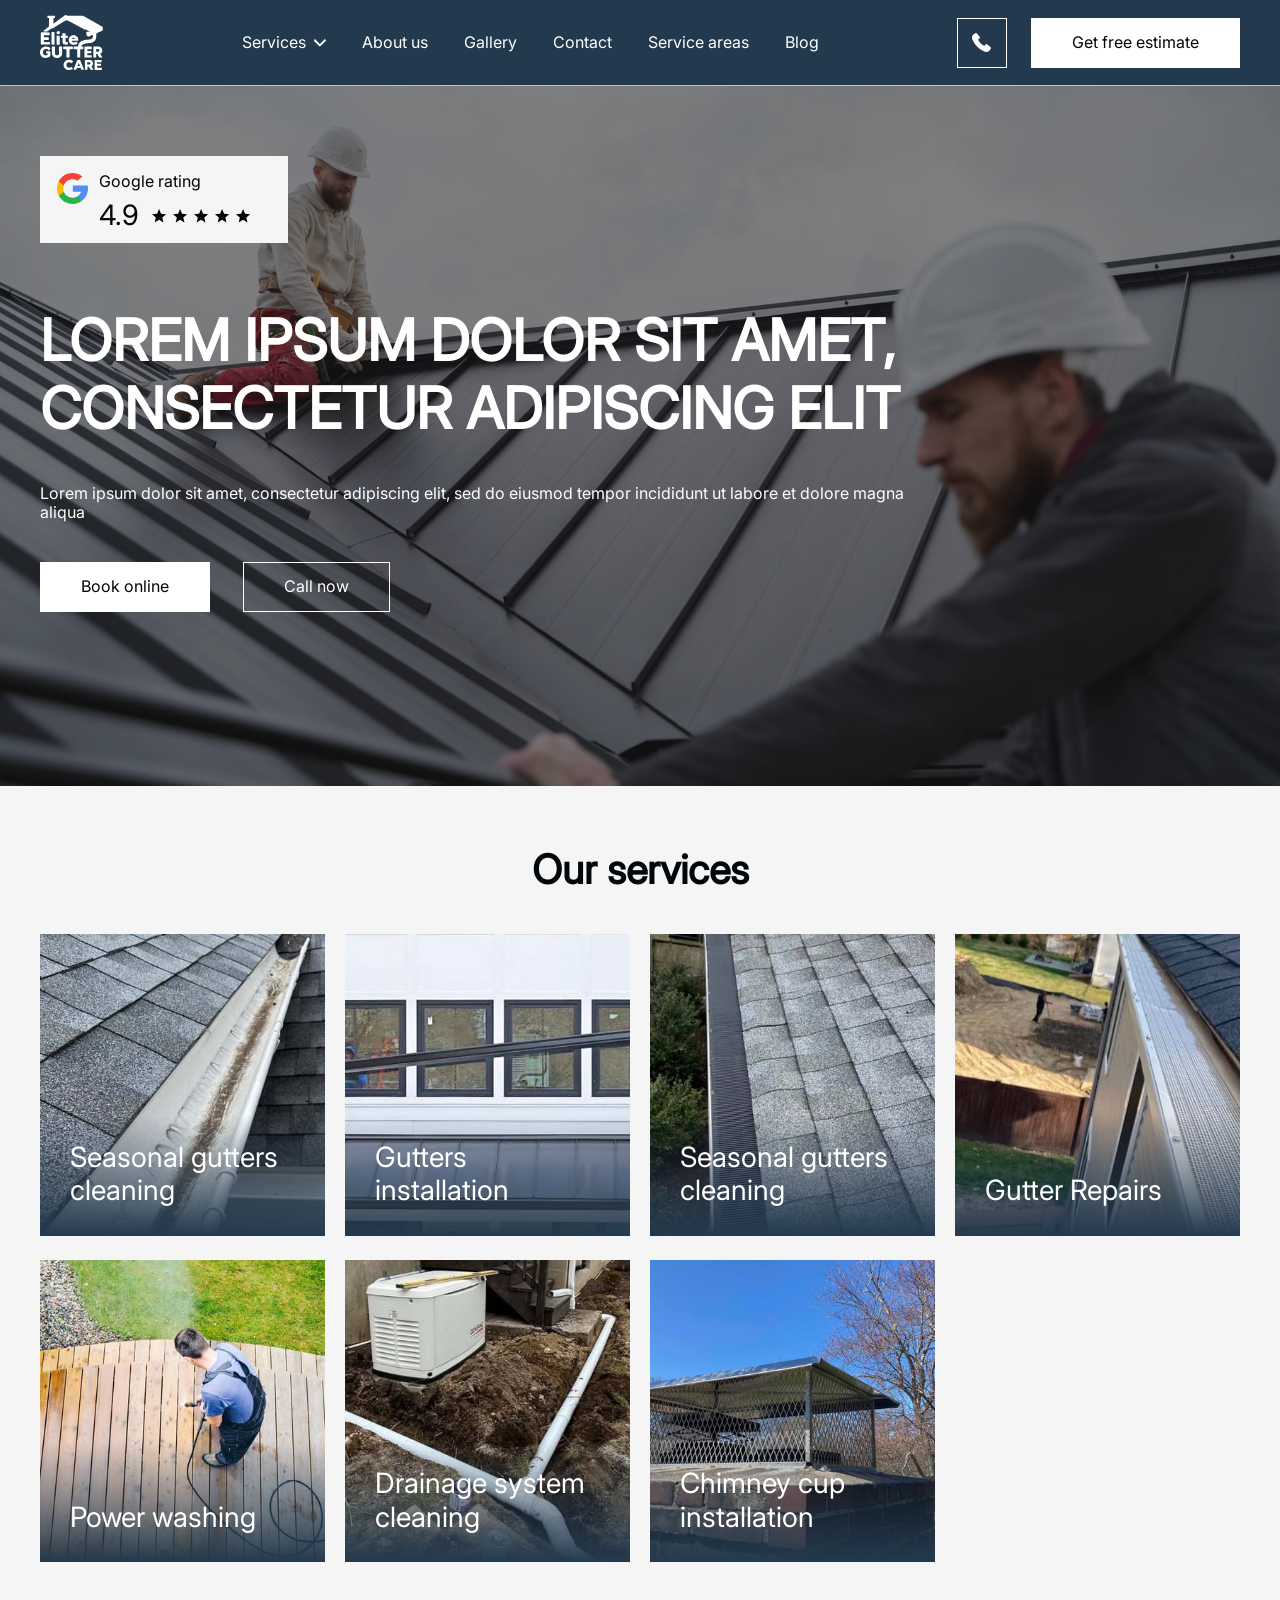
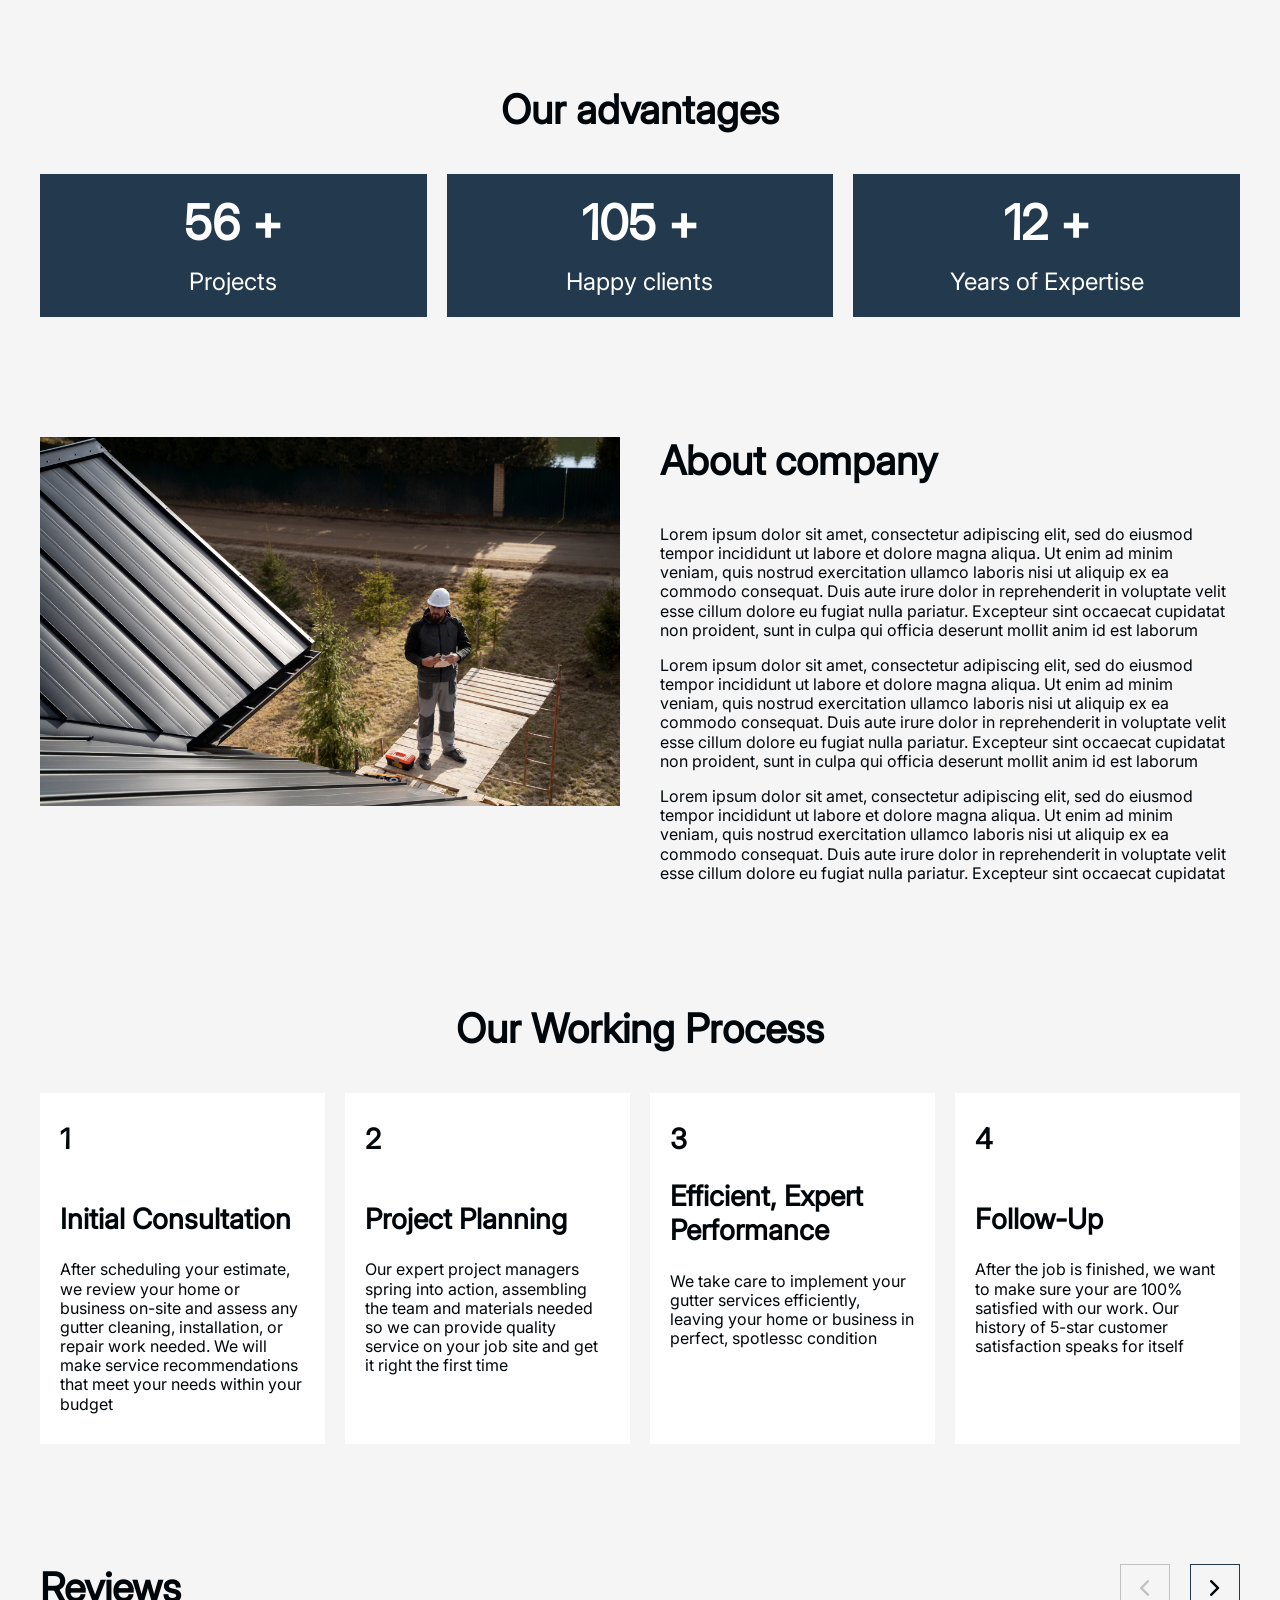
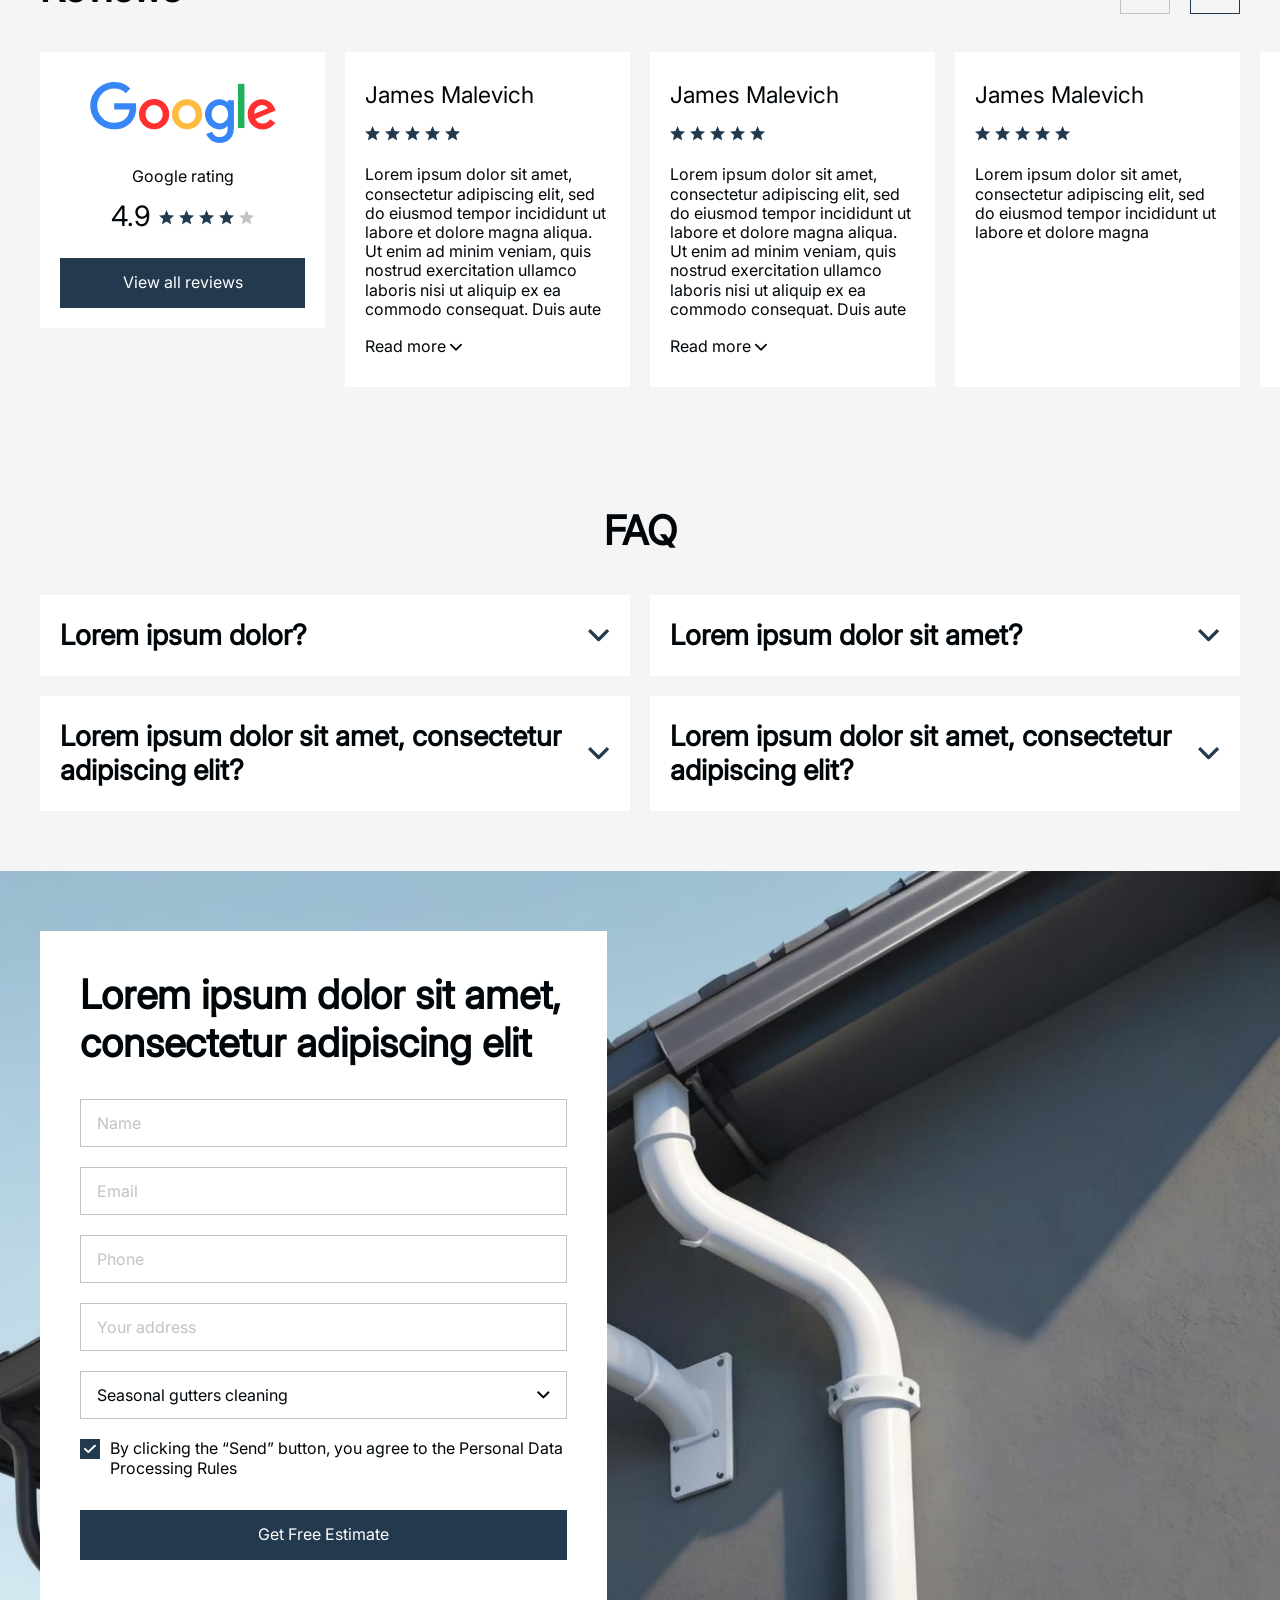
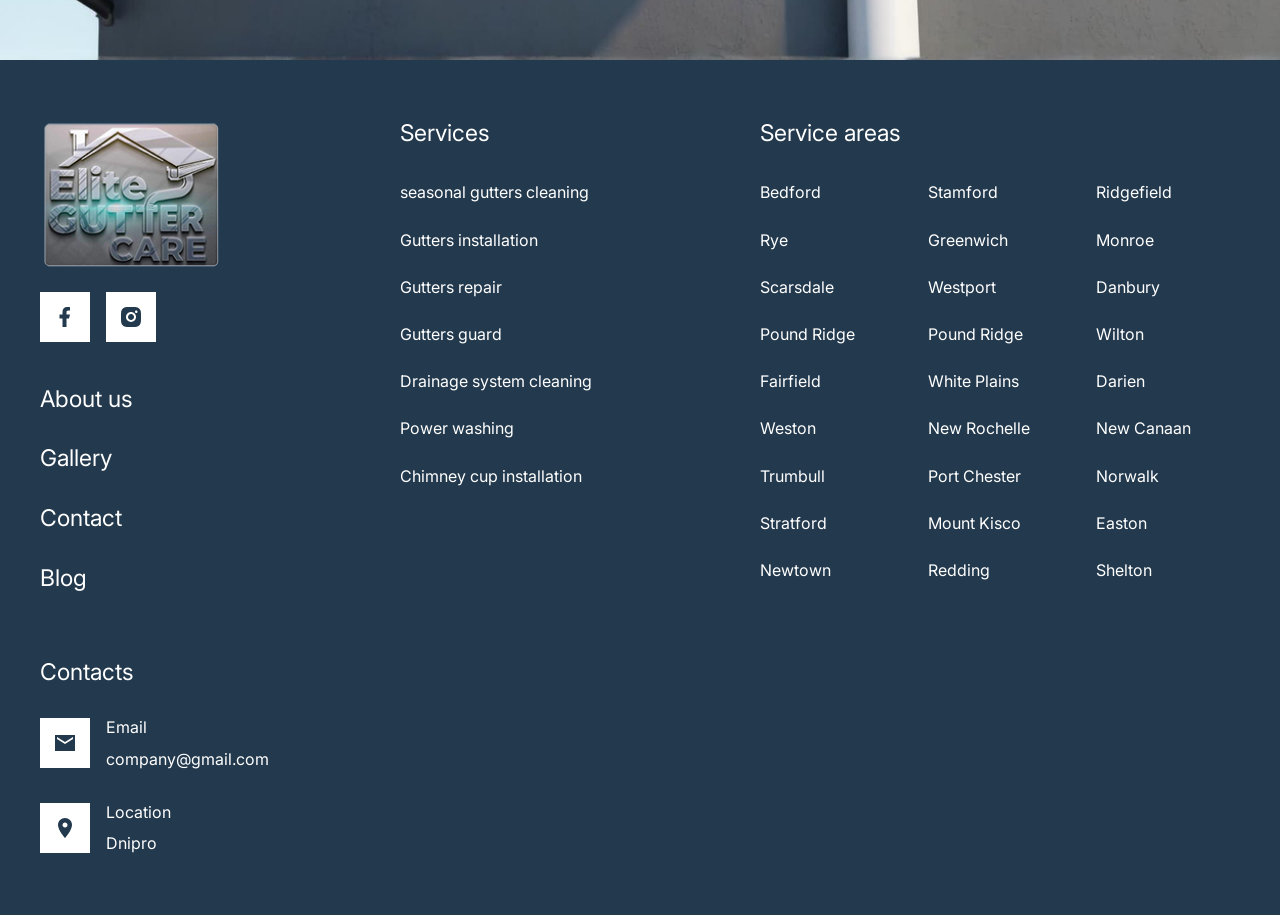
<file: index.html>
<!doctype html>
<html lang="en">
	<head>
		<meta charset="UTF-8">
		<meta name="viewport" content="width=device-width, initial-scale=1.0">
		<link rel="preload" href="./assets/fonts/Inter.woff2" as="font" type="font/woff2" crossorigin="anonymous">
		<link rel="shortcut icon" href="./assets/img/favicon.ico">
		<title>Home Page</title>
		<script type="module" crossorigin="" src="./js/app.min.js?v=1765008252215"></script>
		<link rel="stylesheet" crossorigin="" href="./css/app.min.css?v=1765008252215">
	</head>
	<body>
		<div class="wrapper">
			<header data-fls-header="" data-fls-header-scroll="" class="header">
				<div class="header__container">
					<div class="header__logo">
						<img src="./assets/img/logo-white.svg" alt="logo">
					</div>
					<div class="header__menu menu">
						<nav class="menu__nav">
							<ul class="menu__list">
								<li class="menu__item">
									<a class="menu__link" href="service.html">Services</a>
									<ul class="sublist">
										<li class="sublist__item">
											<a class="sublist__link" href="cleaning.html">Seasonal gutters cleaning</a>
										</li>
										<li class="sublist__item">
											<a class="sublist__link" href="#">Gutters installation</a>
										</li>
										<li class="sublist__item">
											<a class="sublist__link" href="#">Gutters guard</a>
										</li>
										<li class="sublist__item">
											<a class="sublist__link" href="#">Gutters repair</a>
										</li>
										<li class="sublist__item">
											<a class="sublist__link" href="#">Drainage system cleaning</a>
										</li>
										<li class="sublist__item">
											<a class="sublist__link" href="#">Power washing</a>
										</li>
										<li class="sublist__item">
											<a class="sublist__link" href="#">Chimney cup installation</a>
										</li>
									</ul>
								</li>
								<li class="menu__item">
									<a class="menu__link" href="about.html">About us</a>
								</li>
								<li class="menu__item">
									<a class="menu__link" href="gallery.html">Gallery</a>
								</li>
								<li class="menu__item">
									<a class="menu__link" href="contacts.html">Contact</a>
								</li>
								<li class="menu__item">
									<a class="menu__link" href="areas.html">Service areas</a>
								</li>
								<li class="menu__item">
									<a class="menu__link" href="blog.html">Blog</a>
								</li>
							</ul>
						</nav>
						<div class="header__social social">
							<ul class="social__list">
								<li class="social__item">
									<a class="social__link" href="#" aria-label="facebook" target="_blank" rel="noopener">
										<svg width="11" height="20" viewbox="0 0 11 20" fill="none" xmlns="http://www.w3.org/2000/svg">
											<path d="M7 11.5H9.5L10.5 7.5H7V5.5C7 4.47 7 3.5 9 3.5H10.5V0.14C10.174 0.0970001 8.943 0 7.643 0C4.928 0 3 1.657 3 4.7V7.5H0V11.5H3V20H7V11.5Z" fill="#23394D"></path>
										</svg>
									</a>
								</li>
								<li class="social__item">
									<a class="social__link" href="#" aria-label="instagram" target="_blank" rel="noopener">
										<svg width="20" height="20" viewbox="0 0 20 20" fill="none" xmlns="http://www.w3.org/2000/svg">
											<path d="M11.0286 0C12.1536 0.003 12.7246 0.009 13.2176 0.023L13.4116 0.03C13.6356 0.038 13.8566 0.0479999 14.1236 0.0599999C15.1876 0.11 15.9136 0.278 16.5506 0.525C17.2106 0.779 17.7666 1.123 18.3226 1.678C18.8313 2.17773 19.2248 2.78247 19.4756 3.45C19.7226 4.087 19.8906 4.813 19.9406 5.878C19.9526 6.144 19.9626 6.365 19.9706 6.59L19.9766 6.784C19.9916 7.276 19.9976 7.847 19.9996 8.972L20.0006 9.718V11.028C20.003 11.7574 19.9953 12.4868 19.9776 13.216L19.9716 13.41C19.9636 13.635 19.9536 13.856 19.9416 14.122C19.8916 15.187 19.7216 15.912 19.4756 16.55C19.2248 17.2175 18.8313 17.8223 18.3226 18.322C17.8228 18.8307 17.2181 19.2242 16.5506 19.475C15.9136 19.722 15.1876 19.89 14.1236 19.94L13.4116 19.97L13.2176 19.976C12.7246 19.99 12.1536 19.997 11.0286 19.999L10.2826 20H8.97357C8.24383 20.0026 7.51409 19.9949 6.78457 19.977L6.59057 19.971C6.35318 19.962 6.11584 19.9517 5.87857 19.94C4.81457 19.89 4.08857 19.722 3.45057 19.475C2.7834 19.2241 2.17901 18.8306 1.67957 18.322C1.17051 17.8224 0.776678 17.2176 0.525569 16.55C0.278569 15.913 0.110569 15.187 0.0605687 14.122L0.0305688 13.41L0.0255689 13.216C0.00713493 12.4868 -0.00119929 11.7574 0.000568797 11.028V8.972C-0.0021991 8.2426 0.00513501 7.5132 0.0225689 6.784L0.0295688 6.59C0.0375688 6.365 0.0475688 6.144 0.0595688 5.878C0.109569 4.813 0.277569 4.088 0.524569 3.45C0.776263 2.7822 1.17079 2.17744 1.68057 1.678C2.17972 1.16955 2.78376 0.776074 3.45057 0.525C4.08857 0.278 4.81357 0.11 5.87857 0.0599999C6.14457 0.0479999 6.36657 0.038 6.59057 0.03L6.78457 0.0239999C7.51376 0.00623271 8.24316 -0.0014347 8.97257 0.000999928L11.0286 0ZM10.0006 5C8.67449 5 7.40272 5.52678 6.46503 6.46447C5.52735 7.40215 5.00057 8.67392 5.00057 10C5.00057 11.3261 5.52735 12.5979 6.46503 13.5355C7.40272 14.4732 8.67449 15 10.0006 15C11.3267 15 12.5984 14.4732 13.5361 13.5355C14.4738 12.5979 15.0006 11.3261 15.0006 10C15.0006 8.67392 14.4738 7.40215 13.5361 6.46447C12.5984 5.52678 11.3267 5 10.0006 5ZM10.0006 7C10.3945 6.99993 10.7847 7.07747 11.1487 7.22817C11.5127 7.37887 11.8434 7.5998 12.122 7.87833C12.4007 8.15686 12.6217 8.48754 12.7725 8.85149C12.9233 9.21544 13.001 9.60553 13.0011 9.9995C13.0011 10.3935 12.9236 10.7836 12.7729 11.1476C12.6222 11.5116 12.4013 11.8423 12.1227 12.121C11.8442 12.3996 11.5135 12.6206 11.1496 12.7714C10.7856 12.9223 10.3955 12.9999 10.0016 13C9.20592 13 8.44286 12.6839 7.88025 12.1213C7.31764 11.5587 7.00157 10.7956 7.00157 10C7.00157 9.20435 7.31764 8.44129 7.88025 7.87868C8.44286 7.31607 9.20592 7 10.0016 7M15.2516 3.5C14.92 3.5 14.6021 3.6317 14.3677 3.86612C14.1333 4.10054 14.0016 4.41848 14.0016 4.75C14.0016 5.08152 14.1333 5.39946 14.3677 5.63388C14.6021 5.8683 14.92 6 15.2516 6C15.5831 6 15.901 5.8683 16.1355 5.63388C16.3699 5.39946 16.5016 5.08152 16.5016 4.75C16.5016 4.41848 16.3699 4.10054 16.1355 3.86612C15.901 3.6317 15.5831 3.5 15.2516 3.5Z" fill="#23394D"></path>
										</svg>
									</a>
								</li>
							</ul>
						</div>
					</div>
					<a class="header__btn --icon-phone" href="tel:+15575952337"></a>
					<button type="button" data-fls-popup-link="contact-us" class="button">Get free estimate</button>
					<button type="button" data-fls-menu="" class="header__icon icon-menu">
						<span></span>
					</button>
				</div>
			</header>
			<main class="page page--home">
				<!-- hero -->
				<section class="hero">
					<div class="hero__bg">
						<img src="./assets/img/hero.jpg" alt="hero bg">
					</div>
					<div class="hero__container">
						<div class="hero__google google">
							<div class="google__img">
								<img src="./assets/img/google.svg" alt="google">
							</div>
							<div class="google__content">
								<div class="google__label">Google rating</div>
								<div class="google__rating">
									<div class="google__value">4.9</div>
									<div class="stars">
										<span class="star"></span>
										<span class="star"></span>
										<span class="star"></span>
										<span class="star"></span>
										<span class="star"></span>
									</div>
								</div>
							</div>
						</div>
						<div class="hero__content">
							<h1 class="hero__title">Lorem ipsum dolor sit amet,
                    consectetur adipiscing elit</h1>
							<div class="hero__text">
								<p>
									Lorem ipsum dolor sit amet, consectetur adipiscing elit, sed do eiusmod tempor incididunt ut
                        labore et dolore magna
                        aliqua
								</p>
							</div>
							<div class="hero__actions">
								<button type="button" data-fls-popup-link="contact-us" class="hero__btn button">Book online</button>
								<a href="tel:+15575952337" class="hero__btn button button--border">Call now</a>
							</div>
						</div>
					</div>
				</section>
				<!-- Our services -->
				<section class="section services">
					<div class="services__container">
						<h2 class="services__title title">Our services</h2>
						<ul class="services__list">
							<li class="services__item">
								<a href="cleaning.html" class="item-service">
									<div class="item-service__img">
										<img src="./assets/img/hero02.jpg/01.jpg" alt="Seasonal gutters cleaning" loading="lazy">
									</div>
									<div class="item-service__content">
										<div class="item-service__title">Seasonal gutters cleaning</div>
										<div class="item-service__btn">See more</div>
									</div>
								</a>
							</li>
							<li class="services__item">
								<a href="cleaning.html" class="item-service">
									<div class="item-service__img">
										<img src="./assets/img/services/02.jpg" alt="Seasonal gutters cleaning" loading="lazy">
									</div>
									<div class="item-service__content">
										<div class="item-service__title">Gutters installation</div>
										<div class="item-service__btn">See more</div>
									</div>
								</a>
							</li>
							<li class="services__item">
								<a href="cleaning.html" class="item-service">
									<div class="item-service__img">
										<img src="./assets/img/services/03.jpg" alt="Seasonal gutters cleaning" loading="lazy">
									</div>
									<div class="item-service__content">
										<div class="item-service__title">Seasonal gutters cleaning</div>
										<div class="item-service__btn">See more</div>
									</div>
								</a>
							</li>
							<li class="services__item">
								<a href="cleaning.html" class="item-service">
									<div class="item-service__img">
										<img src="./assets/img/services/04.jpg" alt="Seasonal gutters cleaning" loading="lazy">
									</div>
									<div class="item-service__content">
										<div class="item-service__title">Gutter Repairs</div>
										<div class="item-service__btn">See more</div>
									</div>
								</a>
							</li>
							<li class="services__item">
								<a href="#" class="item-service">
									<div class="item-service__img">
										<img src="./assets/img/services/05.jpg" alt="Seasonal gutters cleaning" loading="lazy">
									</div>
									<div class="item-service__content">
										<div class="item-service__title">Power washing</div>
										<div class="item-service__btn">See more</div>
									</div>
								</a>
							</li>
							<li class="services__item">
								<a href="#" class="item-service">
									<div class="item-service__img">
										<img src="./assets/img/services/06.jpg" alt="Seasonal gutters cleaning" loading="lazy">
									</div>
									<div class="item-service__content">
										<div class="item-service__title">Drainage system cleaning</div>
										<div class="item-service__btn">See more</div>
									</div>
								</a>
							</li>
							<li class="services__item">
								<a href="#" class="item-service">
									<div class="item-service__img">
										<img src="./assets/img/services/07.jpg" alt="Seasonal gutters cleaning" loading="lazy">
									</div>
									<div class="item-service__content">
										<div class="item-service__title">Chimney cup installation</div>
										<div class="item-service__btn">See more</div>
									</div>
								</a>
							</li>
						</ul>
					</div>
				</section>
				<!-- our advantages -->
				<section class="section advantages">
					<div class="advantages__container">
						<h2 class="advantages__title title">Our advantages</h2>
						<ul class="advantages__list" data-fls-watcher="">
							<li class="advantages__item item-advantage">
								<div class="item-advantage__number">
									<span data-fls-digcounter="">56</span>
									+
								</div>
								<div class="item-advantage__title">Projects</div>
							</li>
							<li class="advantages__item item-advantage">
								<div class="item-advantage__number">
									<span data-fls-digcounter="">105</span>
									+
								</div>
								<div class="item-advantage__title">Happy clients</div>
							</li>
							<li class="advantages__item item-advantage">
								<div class="item-advantage__number">
									<span data-fls-digcounter="">12</span>
									+
								</div>
								<div class="item-advantage__title">Years of Expertise</div>
							</li>
						</ul>
					</div>
				</section>
				<!-- About company -->
				<section class="section about-company">
					<div class="about-company__container">
						<div class="about-company__row">
							<div class="about-company__img">
								<img src="./assets/img/about-us.jpg" alt="Image" loading="lazy">
							</div>
							<div class="about-company__content">
								<h2 class="about-company__title title">About company</h2>
								<div class="text-formatted">
									<p>
										Lorem ipsum dolor sit amet, consectetur adipiscing elit, sed do eiusmod tempor incididunt ut
                            labore et dolore magna
                            aliqua. Ut enim ad minim veniam, quis nostrud exercitation ullamco laboris nisi ut aliquip
                            ex ea commodo consequat. Duis
                            aute irure dolor in reprehenderit in voluptate velit esse cillum dolore eu fugiat nulla
                            pariatur. Excepteur sint
                            occaecat cupidatat non proident, sunt in culpa qui officia deserunt mollit anim id est
                            laborum
									</p>
									<p>
										Lorem ipsum dolor sit amet, consectetur adipiscing elit, sed do eiusmod tempor incididunt ut
                            labore et dolore magna
                            aliqua. Ut enim ad minim veniam, quis nostrud exercitation ullamco laboris nisi ut aliquip
                            ex ea commodo consequat. Duis
                            aute irure dolor in reprehenderit in voluptate velit esse cillum dolore eu fugiat nulla
                            pariatur. Excepteur sint
                            occaecat cupidatat non proident, sunt in culpa qui officia deserunt mollit anim id est
                            laborum
									</p>
									<p>
										Lorem ipsum dolor sit amet, consectetur adipiscing elit, sed do eiusmod tempor incididunt ut
                            labore et dolore magna
                            aliqua. Ut enim ad minim veniam, quis nostrud exercitation ullamco laboris nisi ut aliquip
                            ex ea commodo consequat. Duis
                            aute irure dolor in reprehenderit in voluptate velit esse cillum dolore eu fugiat nulla
                            pariatur. Excepteur sint
                            occaecat cupidatat non proident, sunt in culpa qui officia deserunt mollit anim id est
                            laborum
									</p>
								</div>
							</div>
						</div>
					</div>
				</section>
				<!-- Our Working Process -->
				<section class="section working">
					<div class="working__container">
						<h2 class="working__title title">Our Working Process</h2>
						<div data-fls-slider="" class="working__slider swiper">
							<div class="working__wrapper swiper-wrapper">
								<div class="working__slide swiper-slide">
									<a href="#" class="working-card">
										<h3 class="working-card__title">Initial Consultation</h3>
										<div class="working-card__text">
											<p>
												After scheduling your estimate, we review your home or
                                    business on-site and assess any gutter cleaning, installation, or
                                    repair work needed. We will make service recommendations that meet your needs within
                                    your budget
											</p>
										</div>
									</a>
								</div>
								<div class="working__slide swiper-slide">
									<a href="#" class="working-card">
										<h3 class="working-card__title">Project Planning</h3>
										<div class="working-card__text">
											<p>
												Our expert project managers spring into action, assembling the team and materials
                                    needed so we can provide quality
                                    service on your job site and get it right the first time
											</p>
										</div>
									</a>
								</div>
								<div class="working__slide swiper-slide">
									<a href="#" class="working-card">
										<h3 class="working-card__title">Efficient, Expert Performance</h3>
										<div class="working-card__text">
											<p>
												We take care to implement your gutter services efficiently, leaving your home or
                                    business in perfect, spotlessс
                                    condition
											</p>
										</div>
									</a>
								</div>
								<div class="working__slide swiper-slide">
									<a href="#" class="working-card">
										<h3 class="working-card__title">Follow-Up</h3>
										<div class="working-card__text">
											<p>
												After the job is finished, we want to make sure your are 100% satisfied with our
                                    work. Our history of 5-star customer
                                    satisfaction speaks for itself
											</p>
										</div>
									</a>
								</div>
							</div>
							<div class="swiper-pagination"></div>
						</div>
					</div>
				</section>
				<!-- Reviews -->
				<section class="section reviews">
					<div class="reviews__container">
						<h2 class="reviews__title title">Reviews</h2>
						<div class="reviews__row">
							<div class="reviews__google google-reviews">
								<div class="google-reviews__logo">
									<img src="./assets/img/google-text.svg" alt="google" loading="lazy">
								</div>
								<div class="google-reviews__body">
									<div class="google-reviews__title">Google rating</div>
									<div class="google-reviews__reting">
										<div class="google-reviews__number">4.9</div>
										<div class="google-reviews__stars">
											<div class="star --icon-star"></div>
											<div class="star --icon-star"></div>
											<div class="star --icon-star"></div>
											<div class="star --icon-star"></div>
											<div class="star disabled --icon-star"></div>
										</div>
									</div>
								</div>
								<a class="button button--accent" href="#">View all reviews</a>
							</div>
							<div data-fls-slider="" class="reviews__slider swiper">
								<div class="reviews__wrapper swiper-wrapper">
									<div class="reviews__slide swiper-slide">
										<div class="review">
											<div class="review__name">James Malevich</div>
											<div class="review__reting">
												<div class="review__stars">
													<div class="star --icon-star"></div>
													<div class="star --icon-star"></div>
													<div class="star --icon-star"></div>
													<div class="star --icon-star"></div>
													<div class="star --icon-star"></div>
												</div>
											</div>
											<div data-fls-showmore="" data-fls-showmore-content="50" class="review__showmore">
												<div data-fls-showmore-content="" class="review__content">
													Lorem ipsum dolor sit
                                        amet,
                                        consectetur adipiscing elit, sed do eiusmod tempor incididunt ut labore et
                                        dolore
                                        magna
                                        aliqua. Ut enim ad minim veniam, quis nostrud exercitation ullamco laboris
                                        nisi
                                        ut
                                        aliquip ex ea commodo consequat. Duis
                                        aute irure dolor in reprehenderit in voluptate velit esse cillum dolore eu
                                        fugiat
                                        nulla pariatur
                                        aute irure dolor in reprehenderit in voluptate velit esse cillum dolore eu
                                        fugiat
                                        nulla pariatur
												</div>
												<button hidden data-fls-showmore-button="" type="button" class="review__more --icon-arrow-down">
													<span>Read
                                            more</span>
													<span>Hide</span>
												</button>
											</div>
										</div>
									</div>
									<div class="reviews__slide swiper-slide">
										<div class="review">
											<div class="review__name">James Malevich</div>
											<div class="review__reting">
												<div class="review__stars">
													<div class="star --icon-star"></div>
													<div class="star --icon-star"></div>
													<div class="star --icon-star"></div>
													<div class="star --icon-star"></div>
													<div class="star --icon-star"></div>
												</div>
											</div>
											<div data-fls-showmore="" data-fls-showmore-content="50" class="review__showmore">
												<div data-fls-showmore-content="" class="review__content">
													Lorem ipsum dolor sit
                                        amet,
                                        consectetur adipiscing elit, sed do eiusmod tempor incididunt ut labore et
                                        dolore
                                        magna
                                        aliqua. Ut enim ad minim veniam, quis nostrud exercitation ullamco laboris
                                        nisi
                                        ut
                                        aliquip ex ea commodo consequat. Duis
                                        aute irure dolor in reprehenderit in voluptate velit esse cillum dolore eu
                                        fugiat
                                        nulla pariatur
                                        aute irure dolor in reprehenderit in voluptate velit esse cillum dolore eu
                                        fugiat
                                        nulla pariatur
												</div>
												<button hidden data-fls-showmore-button="" type="button" class="review__more --icon-arrow-down">
													<span>Read
                                            more</span>
													<span>Hide</span>
												</button>
											</div>
										</div>
									</div>
									<div class="reviews__slide swiper-slide">
										<div class="review">
											<div class="review__name">James Malevich</div>
											<div class="review__reting">
												<div class="review__stars">
													<div class="star --icon-star"></div>
													<div class="star --icon-star"></div>
													<div class="star --icon-star"></div>
													<div class="star --icon-star"></div>
													<div class="star --icon-star"></div>
												</div>
											</div>
											<div data-fls-showmore="" data-fls-showmore-content="50" class="review__showmore">
												<div data-fls-showmore-content="" class="review__content">
													Lorem ipsum dolor sit
                                        amet,
                                        consectetur adipiscing elit, sed do eiusmod tempor incididunt ut labore et
                                        dolore
                                        magna
												</div>
												<button hidden data-fls-showmore-button="" type="button" class="review__more --icon-arrow-down">
													<span>Read
                                            more</span>
													<span>Hide</span>
												</button>
											</div>
										</div>
									</div>
									<div class="reviews__slide swiper-slide">
										<div class="review">
											<div class="review__name">Milana Malevich</div>
											<div class="review__reting">
												<div class="review__stars">
													<div class="star --icon-star"></div>
													<div class="star --icon-star"></div>
													<div class="star --icon-star"></div>
													<div class="star --icon-star"></div>
													<div class="star --icon-star"></div>
												</div>
											</div>
											<div data-fls-showmore="" data-fls-showmore-content="50" class="review__showmore">
												<div data-fls-showmore-content="" class="review__content">
													Lorem ipsum dolor sit
                                        amet,
                                        consectetur adipiscing elit, sed do eiusmod tempor incididunt ut labore et
                                        dolore
                                        magna
                                        aliqua. Ut enim ad minim veniam, quis nostrud exercitation ullamco laboris
                                        nisi
                                        ut
                                        aliquip ex ea commodo consequat. Duis
                                        aute irure dolor in reprehenderit in voluptate velit esse cillum dolore eu
                                        fugiat
                                        nulla pariatur
                                        aute irure dolor in reprehenderit in voluptate velit esse cillum dolore eu
                                        fugiat
                                        nulla pariatur
												</div>
												<button hidden data-fls-showmore-button="" type="button" class="review__more --icon-arrow-down">
													<span>Read
                                            more</span>
													<span>Hide</span>
												</button>
											</div>
										</div>
									</div>
								</div>
								<div class="swiper-nav">
									<button class="swiper-button-prev --icon-arrow-prev" type="button"></button>
									<button class="swiper-button-next --icon-arrow-next" type="button"></button>
								</div>
								<div class="swiper-pagination"></div>
							</div>
						</div>
						<a class="reviews__btn button button--accent" href="#">View all reviews</a>
					</div>
				</section>
				<!-- FAQ -->
				<section class="section faq">
					<div class="faq__container">
						<h2 class="faq__title title">FAQ</h2>
						<div data-fls-spollers="" class="faq__spollers spollers">
							<details class="spollers__item">
								<summary class="spollers__title">Lorem ipsum dolor?</summary>
								<div class="spollers__body">
									Lorem ipsum dolor sit amet, consectetur adipiscing elit, sed do eiusmod
                        tempor incididunt ut labore et dolore magna
                        aliqua. Ut enim ad minim veniam, quis nostrud exercitation ullamco laboris nisi ut Lorem ipsum
                        dolor sit amet,
                        consectetur adipiscing elit, sed do eiusmod tempor incididunt ut labore et dolore magna aliqua.
                        Ut enim ad minim veniam,
                        quis nostrud exercitation ullamco laboris nisi ut aliquip ex ea commodo consequat
								</div>
							</details>
							<details class="spollers__item">
								<summary class="spollers__title">Lorem ipsum dolor sit amet?</summary>
								<div class="spollers__body">
									Lorem ipsum dolor sit amet, consectetur adipiscing elit, sed do eiusmod
                        tempor incididunt ut labore et dolore magna
                        aliqua. Ut enim ad minim veniam, quis nostrud exercitation ullamco laboris nisi ut Lorem ipsum
                        dolor sit amet,
                        consectetur adipiscing elit, sed do eiusmod tempor incididunt ut labore et dolore magna aliqua.
                        Ut enim ad minim veniam,
                        quis nostrud exercitation ullamco laboris nisi ut aliquip ex ea commodo consequat
								</div>
							</details>
							<details class="spollers__item">
								<summary class="spollers__title">Lorem ipsum dolor sit amet, consectetur adipiscing elit?</summary>
								<div class="spollers__body">
									Lorem ipsum dolor sit amet, consectetur adipiscing elit, sed do eiusmod
                        tempor incididunt ut labore et dolore magna
                        aliqua. Ut enim ad minim veniam, quis nostrud exercitation ullamco laboris nisi ut Lorem ipsum
                        dolor sit amet,
                        consectetur adipiscing elit, sed do eiusmod tempor incididunt ut labore et dolore magna aliqua.
                        Ut enim ad minim veniam,
                        quis nostrud exercitation ullamco laboris nisi ut aliquip ex ea commodo consequat
								</div>
							</details>
							<details class="spollers__item">
								<summary class="spollers__title">Lorem ipsum dolor sit amet, consectetur adipiscing elit?</summary>
								<div class="spollers__body">
									Lorem ipsum dolor sit amet, consectetur adipiscing elit, sed do eiusmod
                        tempor incididunt ut labore et dolore magna
                        aliqua. Ut enim ad minim veniam, quis nostrud exercitation ullamco laboris nisi ut Lorem ipsum
                        dolor sit amet,
                        consectetur adipiscing elit, sed do eiusmod tempor incididunt ut labore et dolore magna aliqua.
                        Ut enim ad minim veniam,
                        quis nostrud exercitation ullamco laboris nisi ut aliquip ex ea commodo consequat
								</div>
							</details>
						</div>
					</div>
				</section>
				<!-- Form -->
				<section class="section form">
					<div class="form__container">
						<div class="form__bg">
							<img src="./assets/img/form-bg.jpg" alt="form" loading="lazy">
						</div>
						<div class="form__inner">
							<form action="#">
								<h2 class="form-title title">
									Lorem ipsum dolor sit amet,
                        consectetur adipiscing elit
								</h2>
								<div class="form-group">
									<input autocomplete="off" type="text" name="name" placeholder="Name" class="input" required>
								</div>
								<div class="form-group">
									<input autocomplete="off" type="email" name="email" placeholder="Email" class="input" required>
								</div>
								<div class="form-group">
									<input autocomplete="off" type="tel" name="phone" placeholder="Phone" class="input" required>
								</div>
								<div class="form-group">
									<input autocomplete="off" type="text" name="phone" placeholder="Your address" class="input" required>
								</div>
								<div class="form-group">
									<select name="Service" data-fls-select="" data-fls-select-modif="form">
										<option value="1" selected>Seasonal gutters cleaning</option>
										<option value="2">Gutters installation</option>
										<option value="3">Gutters repair</option>
										<option value="4">Gutters guard</option>
										<option value="5">Drainage system cleaning</option>
										<option value="6">Power washing</option>
										<option value="7">Chimney cup installation</option>
									</select>
								</div>
								<label class="form-checkbox">
									<input checked type="checkbox" value="you-agree" name="Data Processing Rules">
									<span class="form-checkbox__icon"></span>
									<span class="form-checkbox__text">
										By clicking the “Send” button, you agree to the Personal Data
                            Processing Rules
									</span>
								</label>
								<button class="button button--accent" type="submit">Get Free Estimate</button>
							</form>
						</div>
					</div>
				</section>
			</main>
			<footer data-fls-footer="" class="footer">
				<div class="footer__container">
					<div class="footer__inner">
						<div class="footer__info">
							<div class="footer__logo">
								<img src="./assets/img/logo.png" alt="logo">
							</div>
							<div class="footer__social social">
								<ul class="social__list">
									<li class="social__item">
										<a class="social__link" href="#" aria-label="facebook" target="_blank" rel="noopener">
											<svg width="11" height="20" viewbox="0 0 11 20" fill="none" xmlns="http://www.w3.org/2000/svg">
												<path d="M7 11.5H9.5L10.5 7.5H7V5.5C7 4.47 7 3.5 9 3.5H10.5V0.14C10.174 0.0970001 8.943 0 7.643 0C4.928 0 3 1.657 3 4.7V7.5H0V11.5H3V20H7V11.5Z" fill="#23394D"></path>
											</svg>
										</a>
									</li>
									<li class="social__item">
										<a class="social__link" href="#" aria-label="instagram" target="_blank" rel="noopener">
											<svg width="20" height="20" viewbox="0 0 20 20" fill="none" xmlns="http://www.w3.org/2000/svg">
												<path d="M11.0286 0C12.1536 0.003 12.7246 0.009 13.2176 0.023L13.4116 0.03C13.6356 0.038 13.8566 0.0479999 14.1236 0.0599999C15.1876 0.11 15.9136 0.278 16.5506 0.525C17.2106 0.779 17.7666 1.123 18.3226 1.678C18.8313 2.17773 19.2248 2.78247 19.4756 3.45C19.7226 4.087 19.8906 4.813 19.9406 5.878C19.9526 6.144 19.9626 6.365 19.9706 6.59L19.9766 6.784C19.9916 7.276 19.9976 7.847 19.9996 8.972L20.0006 9.718V11.028C20.003 11.7574 19.9953 12.4868 19.9776 13.216L19.9716 13.41C19.9636 13.635 19.9536 13.856 19.9416 14.122C19.8916 15.187 19.7216 15.912 19.4756 16.55C19.2248 17.2175 18.8313 17.8223 18.3226 18.322C17.8228 18.8307 17.2181 19.2242 16.5506 19.475C15.9136 19.722 15.1876 19.89 14.1236 19.94L13.4116 19.97L13.2176 19.976C12.7246 19.99 12.1536 19.997 11.0286 19.999L10.2826 20H8.97357C8.24383 20.0026 7.51409 19.9949 6.78457 19.977L6.59057 19.971C6.35318 19.962 6.11584 19.9517 5.87857 19.94C4.81457 19.89 4.08857 19.722 3.45057 19.475C2.7834 19.2241 2.17901 18.8306 1.67957 18.322C1.17051 17.8224 0.776678 17.2176 0.525569 16.55C0.278569 15.913 0.110569 15.187 0.0605687 14.122L0.0305688 13.41L0.0255689 13.216C0.00713493 12.4868 -0.00119929 11.7574 0.000568797 11.028V8.972C-0.0021991 8.2426 0.00513501 7.5132 0.0225689 6.784L0.0295688 6.59C0.0375688 6.365 0.0475688 6.144 0.0595688 5.878C0.109569 4.813 0.277569 4.088 0.524569 3.45C0.776263 2.7822 1.17079 2.17744 1.68057 1.678C2.17972 1.16955 2.78376 0.776074 3.45057 0.525C4.08857 0.278 4.81357 0.11 5.87857 0.0599999C6.14457 0.0479999 6.36657 0.038 6.59057 0.03L6.78457 0.0239999C7.51376 0.00623271 8.24316 -0.0014347 8.97257 0.000999928L11.0286 0ZM10.0006 5C8.67449 5 7.40272 5.52678 6.46503 6.46447C5.52735 7.40215 5.00057 8.67392 5.00057 10C5.00057 11.3261 5.52735 12.5979 6.46503 13.5355C7.40272 14.4732 8.67449 15 10.0006 15C11.3267 15 12.5984 14.4732 13.5361 13.5355C14.4738 12.5979 15.0006 11.3261 15.0006 10C15.0006 8.67392 14.4738 7.40215 13.5361 6.46447C12.5984 5.52678 11.3267 5 10.0006 5ZM10.0006 7C10.3945 6.99993 10.7847 7.07747 11.1487 7.22817C11.5127 7.37887 11.8434 7.5998 12.122 7.87833C12.4007 8.15686 12.6217 8.48754 12.7725 8.85149C12.9233 9.21544 13.001 9.60553 13.0011 9.9995C13.0011 10.3935 12.9236 10.7836 12.7729 11.1476C12.6222 11.5116 12.4013 11.8423 12.1227 12.121C11.8442 12.3996 11.5135 12.6206 11.1496 12.7714C10.7856 12.9223 10.3955 12.9999 10.0016 13C9.20592 13 8.44286 12.6839 7.88025 12.1213C7.31764 11.5587 7.00157 10.7956 7.00157 10C7.00157 9.20435 7.31764 8.44129 7.88025 7.87868C8.44286 7.31607 9.20592 7 10.0016 7M15.2516 3.5C14.92 3.5 14.6021 3.6317 14.3677 3.86612C14.1333 4.10054 14.0016 4.41848 14.0016 4.75C14.0016 5.08152 14.1333 5.39946 14.3677 5.63388C14.6021 5.8683 14.92 6 15.2516 6C15.5831 6 15.901 5.8683 16.1355 5.63388C16.3699 5.39946 16.5016 5.08152 16.5016 4.75C16.5016 4.41848 16.3699 4.10054 16.1355 3.86612C15.901 3.6317 15.5831 3.5 15.2516 3.5Z" fill="#23394D"></path>
											</svg>
										</a>
									</li>
								</ul>
							</div>
						</div>
						<div class="footer__col">
							<nav class="footer__nav footer__nav--main">
								<ul>
									<li>
										<a href="about.html">About us</a>
									</li>
									<li>
										<a href="gallery.html">Gallery</a>
									</li>
									<li>
										<a href="contacts.html">Contact</a>
									</li>
									<li>
										<a href="blog.html">Blog</a>
									</li>
								</ul>
							</nav>
						</div>
						<div class="footer__col">
							<h2 class="footer__title">Services</h2>
							<nav class="footer__nav">
								<ul>
									<li>
										<a href="cleaning.html">seasonal gutters cleaning</a>
									</li>
									<li>
										<a href="cleaning.html">Gutters installation</a>
									</li>
									<li>
										<a href="cleaning.html">Gutters repair</a>
									</li>
									<li>
										<a href="cleaning.html">Gutters guard</a>
									</li>
									<li>
										<a href="cleaning.html">Drainage system cleaning</a>
									</li>
									<li>
										<a href="cleaning.html">Power washing</a>
									</li>
									<li>
										<a href="cleaning.html">Chimney cup installation</a>
									</li>
								</ul>
							</nav>
						</div>
						<div class="footer__col">
							<h2 class="footer__title">Service areas</h2>
							<nav class="footer__nav">
								<ul>
									<li>
										<a href="bedford.html">Bedford</a>
									</li>
									<li>
										<a href="bedford.html">Stamford</a>
									</li>
									<li>
										<a href="bedford.html">Ridgefield</a>
									</li>
									<li>
										<a href="bedford.html">Rye</a>
									</li>
									<li>
										<a href="bedford.html">Greenwich</a>
									</li>
									<li>
										<a href="bedford.html">Monroe</a>
									</li>
									<li>
										<a href="bedford.html">Scarsdale</a>
									</li>
									<li>
										<a href="bedford.html">Westport</a>
									</li>
									<li>
										<a href="bedford.html">Danbury</a>
									</li>
									<li>
										<a href="bedford.html">Pound Ridge</a>
									</li>
									<li>
										<a href="bedford.html">Pound Ridge</a>
									</li>
									<li>
										<a href="bedford.html">Wilton</a>
									</li>
									<li>
										<a href="bedford.html">Fairfield</a>
									</li>
									<li>
										<a href="bedford.html">White Plains</a>
									</li>
									<li>
										<a href="bedford.html">Darien</a>
									</li>
									<li>
										<a href="bedford.html">Weston</a>
									</li>
									<li>
										<a href="bedford.html">New Rochelle</a>
									</li>
									<li>
										<a href="bedford.html">New Canaan</a>
									</li>
									<li>
										<a href="bedford.html">Trumbull</a>
									</li>
									<li>
										<a href="bedford.html">Port Chester</a>
									</li>
									<li>
										<a href="bedford.html">Norwalk</a>
									</li>
									<li>
										<a href="bedford.html">Stratford</a>
									</li>
									<li>
										<a href="bedford.html">Mount Kisco</a>
									</li>
									<li>
										<a href="bedford.html">Easton</a>
									</li>
									<li>
										<a href="bedford.html">Newtown</a>
									</li>
									<li>
										<a href="bedford.html">Redding</a>
									</li>
									<li>
										<a href="bedford.html">Shelton</a>
									</li>
								</ul>
							</nav>
						</div>
					</div>
					<div class="footer__bottom">
						<h2 class="footer__title">Contacts</h2>
						<div class="footer__contacts">
							<div class="footer__contact-item contact-item">
								<div class="contact-item__icon">
									<svg width="20" height="16" viewbox="0 0 20 16" fill="none" xmlns="http://www.w3.org/2000/svg">
										<path d="M20 0H0V16H20V0ZM18 4L10 9L2 4V2L10 7L18 2V4Z" fill="#23394D"></path>
									</svg>
								</div>
								<div class="contact-item__content">
									<div class="contact-item__label">Email</div>
									<div class="contact-item__text">
										<a href="mailto:company@gmail.com">company@gmail.com</a>
									</div>
								</div>
							</div>
							<div class="footer__contact-item contact-item">
								<div class="contact-item__icon">
									<svg width="14" height="20" viewbox="0 0 14 20" fill="none" xmlns="http://www.w3.org/2000/svg">
										<path d="M7 9.5C6.33696 9.5 5.70107 9.23661 5.23223 8.76777C4.76339 8.29893 4.5 7.66304 4.5 7C4.5 6.33696 4.76339 5.70107 5.23223 5.23223C5.70107 4.76339 6.33696 4.5 7 4.5C7.66304 4.5 8.29893 4.76339 8.76777 5.23223C9.23661 5.70107 9.5 6.33696 9.5 7C9.5 7.3283 9.43534 7.65339 9.3097 7.95671C9.18406 8.26002 8.99991 8.53562 8.76777 8.76777C8.53562 8.99991 8.26002 9.18406 7.95671 9.3097C7.65339 9.43534 7.3283 9.5 7 9.5ZM7 0C5.14348 0 3.36301 0.737498 2.05025 2.05025C0.737498 3.36301 0 5.14348 0 7C0 12.25 7 20 7 20C7 20 14 12.25 14 7C14 5.14348 13.2625 3.36301 11.9497 2.05025C10.637 0.737498 8.85652 0 7 0Z" fill="#23394D"></path>
									</svg>
								</div>
								<div class="contact-item__content">
									<div class="contact-item__label">Location</div>
									<div class="contact-item__text">
										<a href="#">Dnipro</a>
									</div>
								</div>
							</div>
						</div>
					</div>
				</div>
			</footer>
		</div>
		<div data-fls-popup="contact-us" aria-hidden="true" class="popup">
			<div data-fls-popup-wrapper="" class="popup__wrapper">
				<div data-fls-popup-body="" class="popup__body">
					<button data-fls-popup-close="" type="button" class="popup__close"></button>
					<div data-fls-popup-content="" class="popup__text">
						<form action="#">
							<h2 class="form-title title">Lorem ipsum dolor sit amet,
						consectetur adipiscing elit</h2>
							<div class="form-group">
								<input autocomplete="off" type="text" name="name" placeholder="Name" class="input" required>
							</div>
							<div class="form-group">
								<input autocomplete="off" type="email" name="email" placeholder="Email" class="input" required>
							</div>
							<div class="form-group">
								<input autocomplete="off" type="tel" name="phone" placeholder="Phone" class="input" required>
							</div>
							<div class="form-group">
								<input autocomplete="off" type="text" name="phone" placeholder="Your address" class="input" required>
							</div>
							<div class="form-group">
								<select name="Service" data-fls-select="" data-fls-select-modif="form">
									<option value="1" selected>Seasonal gutters cleaning</option>
									<option value="2">Gutters installation</option>
									<option value="3">Gutters repair</option>
									<option value="4">Gutters guard</option>
									<option value="5">Drainage system cleaning</option>
									<option value="6">Power washing</option>
									<option value="7">Chimney cup installation</option>
								</select>
							</div>
							<label class="form-checkbox">
								<input checked type="checkbox" value="you-agree" name="Data Processing Rules">
								<span class="form-checkbox__icon"></span>
								<span class="form-checkbox__text">
									By clicking the “Send” button, you agree to the Personal Data
							Processing Rules
								</span>
							</label>
							<button class="button button--accent" type="submit">Get Free Estimate</button>
						</form>
					</div>
				</div>
			</div>
		</div>
		<div data-fls-popup="form-success" aria-hidden="true" class="popup">
			<div data-fls-popup-wrapper="" class="popup__wrapper">
				<div data-fls-popup-body="" class="popup__body">
					<div data-fls-popup-content="" class="popup__content">
						<h3 class="popup__title">
							<span class="title-highlight">Форму</span>
							успішно відправлено!
						</h3>
						<button class="popup__btn btn button" type="button" data-fls-popup-close="">Закрити</button>
					</div>
				</div>
			</div>
		</div>
	</body>
</html>
</file>
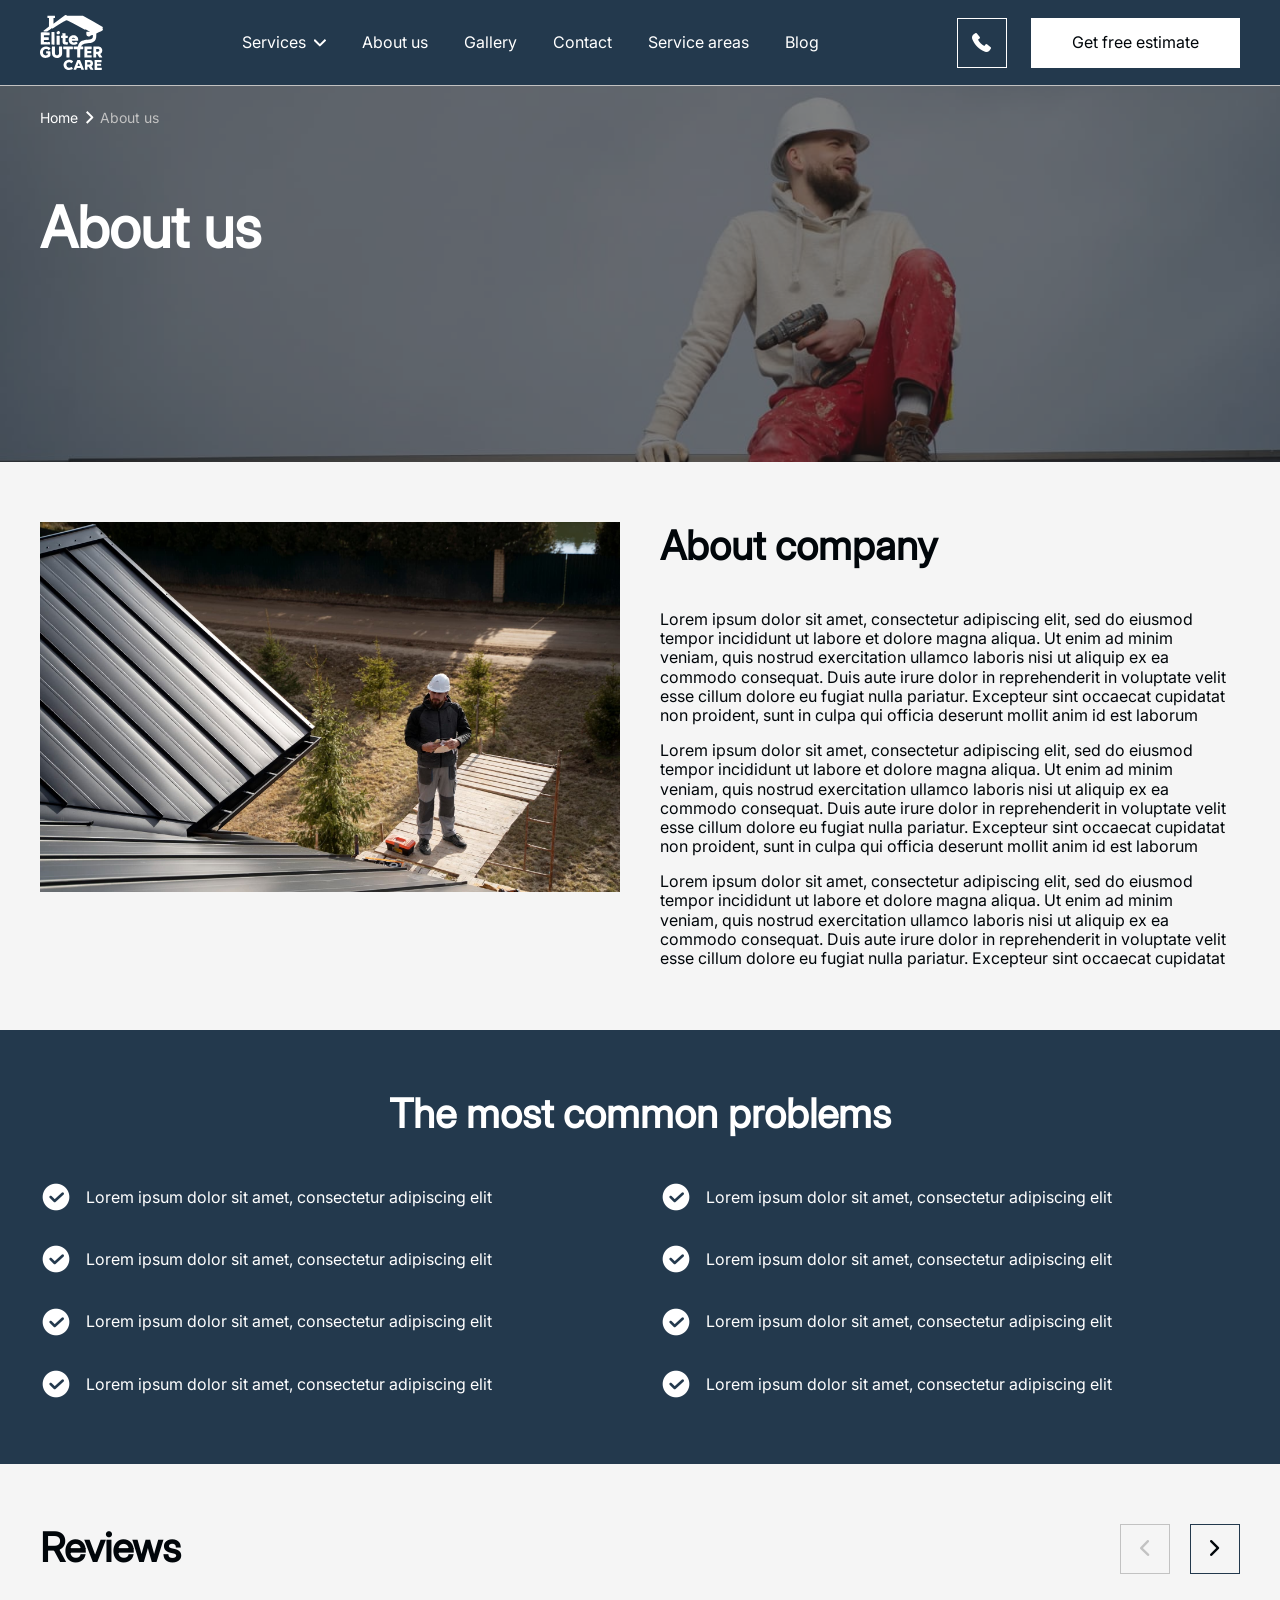
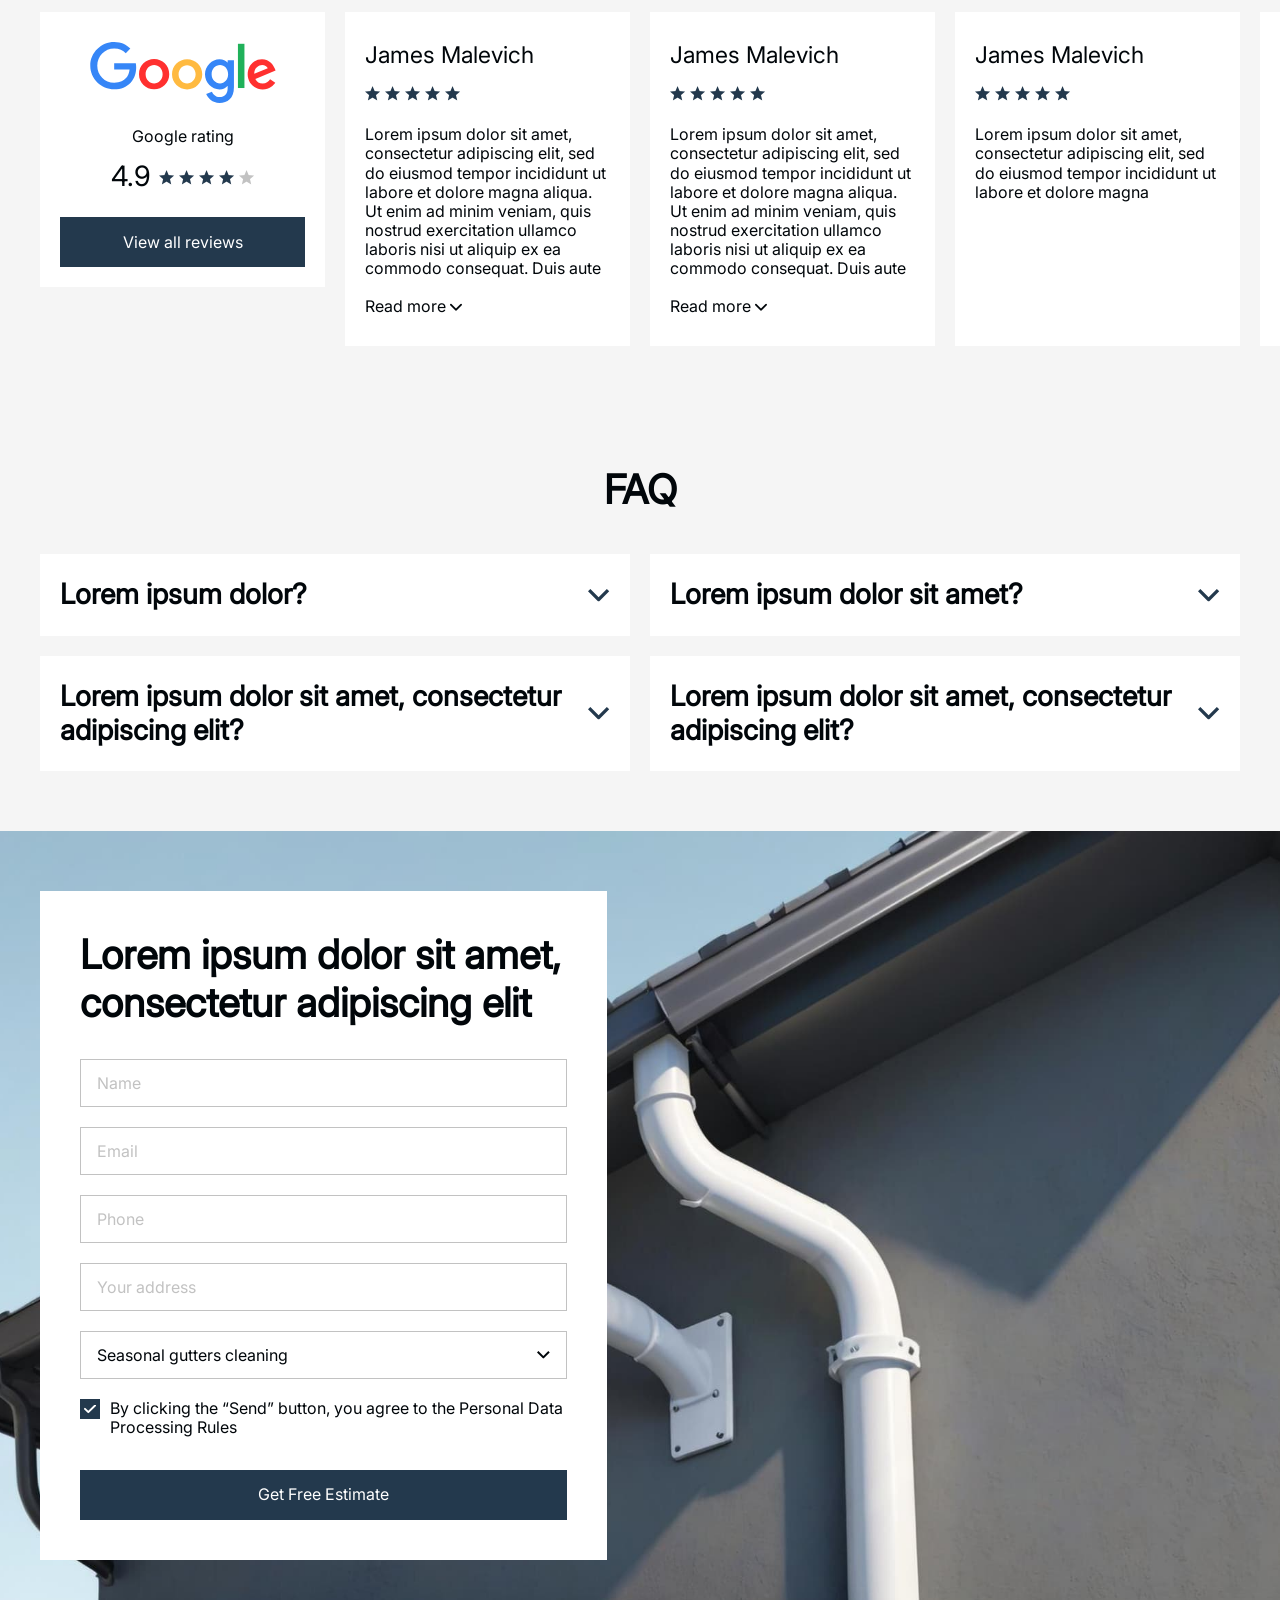
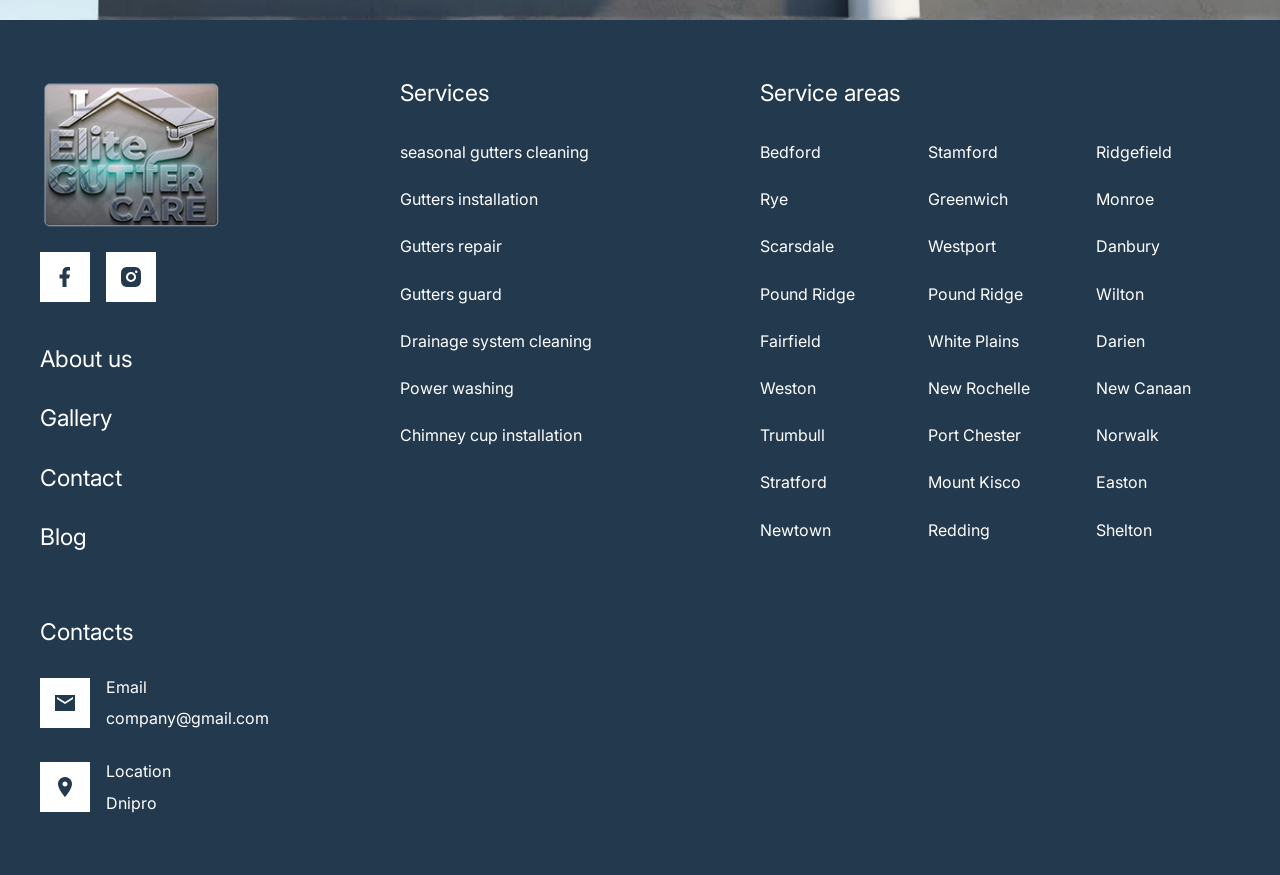
<file: about.html>
<!doctype html>
<html lang="en">
	<head>
		<meta charset="UTF-8">
		<meta name="viewport" content="width=device-width, initial-scale=1.0">
		<link rel="preload" href="./assets/fonts/Inter.woff2" as="font" type="font/woff2" crossorigin="anonymous">
		<link rel="shortcut icon" href="./assets/img/favicon.ico">
		<title>About Page</title>
		<script type="module" crossorigin="" src="./js/app.min.js?v=1765008252215"></script>
		<link rel="stylesheet" crossorigin="" href="./css/app.min.css?v=1765008252215">
	</head>
	<body>
		<div class="wrapper">
			<header data-fls-header="" data-fls-header-scroll="" class="header">
				<div class="header__container">
					<div class="header__logo">
						<img src="./assets/img/logo-white.svg" alt="logo">
					</div>
					<div class="header__menu menu">
						<nav class="menu__nav">
							<ul class="menu__list">
								<li class="menu__item">
									<a class="menu__link" href="service.html">Services</a>
									<ul class="sublist">
										<li class="sublist__item">
											<a class="sublist__link" href="cleaning.html">Seasonal gutters cleaning</a>
										</li>
										<li class="sublist__item">
											<a class="sublist__link" href="#">Gutters installation</a>
										</li>
										<li class="sublist__item">
											<a class="sublist__link" href="#">Gutters guard</a>
										</li>
										<li class="sublist__item">
											<a class="sublist__link" href="#">Gutters repair</a>
										</li>
										<li class="sublist__item">
											<a class="sublist__link" href="#">Drainage system cleaning</a>
										</li>
										<li class="sublist__item">
											<a class="sublist__link" href="#">Power washing</a>
										</li>
										<li class="sublist__item">
											<a class="sublist__link" href="#">Chimney cup installation</a>
										</li>
									</ul>
								</li>
								<li class="menu__item">
									<a class="menu__link" href="about.html">About us</a>
								</li>
								<li class="menu__item">
									<a class="menu__link" href="gallery.html">Gallery</a>
								</li>
								<li class="menu__item">
									<a class="menu__link" href="contacts.html">Contact</a>
								</li>
								<li class="menu__item">
									<a class="menu__link" href="areas.html">Service areas</a>
								</li>
								<li class="menu__item">
									<a class="menu__link" href="blog.html">Blog</a>
								</li>
							</ul>
						</nav>
						<div class="header__social social">
							<ul class="social__list">
								<li class="social__item">
									<a class="social__link" href="#" aria-label="facebook" target="_blank" rel="noopener">
										<svg width="11" height="20" viewbox="0 0 11 20" fill="none" xmlns="http://www.w3.org/2000/svg">
											<path d="M7 11.5H9.5L10.5 7.5H7V5.5C7 4.47 7 3.5 9 3.5H10.5V0.14C10.174 0.0970001 8.943 0 7.643 0C4.928 0 3 1.657 3 4.7V7.5H0V11.5H3V20H7V11.5Z" fill="#23394D"></path>
										</svg>
									</a>
								</li>
								<li class="social__item">
									<a class="social__link" href="#" aria-label="instagram" target="_blank" rel="noopener">
										<svg width="20" height="20" viewbox="0 0 20 20" fill="none" xmlns="http://www.w3.org/2000/svg">
											<path d="M11.0286 0C12.1536 0.003 12.7246 0.009 13.2176 0.023L13.4116 0.03C13.6356 0.038 13.8566 0.0479999 14.1236 0.0599999C15.1876 0.11 15.9136 0.278 16.5506 0.525C17.2106 0.779 17.7666 1.123 18.3226 1.678C18.8313 2.17773 19.2248 2.78247 19.4756 3.45C19.7226 4.087 19.8906 4.813 19.9406 5.878C19.9526 6.144 19.9626 6.365 19.9706 6.59L19.9766 6.784C19.9916 7.276 19.9976 7.847 19.9996 8.972L20.0006 9.718V11.028C20.003 11.7574 19.9953 12.4868 19.9776 13.216L19.9716 13.41C19.9636 13.635 19.9536 13.856 19.9416 14.122C19.8916 15.187 19.7216 15.912 19.4756 16.55C19.2248 17.2175 18.8313 17.8223 18.3226 18.322C17.8228 18.8307 17.2181 19.2242 16.5506 19.475C15.9136 19.722 15.1876 19.89 14.1236 19.94L13.4116 19.97L13.2176 19.976C12.7246 19.99 12.1536 19.997 11.0286 19.999L10.2826 20H8.97357C8.24383 20.0026 7.51409 19.9949 6.78457 19.977L6.59057 19.971C6.35318 19.962 6.11584 19.9517 5.87857 19.94C4.81457 19.89 4.08857 19.722 3.45057 19.475C2.7834 19.2241 2.17901 18.8306 1.67957 18.322C1.17051 17.8224 0.776678 17.2176 0.525569 16.55C0.278569 15.913 0.110569 15.187 0.0605687 14.122L0.0305688 13.41L0.0255689 13.216C0.00713493 12.4868 -0.00119929 11.7574 0.000568797 11.028V8.972C-0.0021991 8.2426 0.00513501 7.5132 0.0225689 6.784L0.0295688 6.59C0.0375688 6.365 0.0475688 6.144 0.0595688 5.878C0.109569 4.813 0.277569 4.088 0.524569 3.45C0.776263 2.7822 1.17079 2.17744 1.68057 1.678C2.17972 1.16955 2.78376 0.776074 3.45057 0.525C4.08857 0.278 4.81357 0.11 5.87857 0.0599999C6.14457 0.0479999 6.36657 0.038 6.59057 0.03L6.78457 0.0239999C7.51376 0.00623271 8.24316 -0.0014347 8.97257 0.000999928L11.0286 0ZM10.0006 5C8.67449 5 7.40272 5.52678 6.46503 6.46447C5.52735 7.40215 5.00057 8.67392 5.00057 10C5.00057 11.3261 5.52735 12.5979 6.46503 13.5355C7.40272 14.4732 8.67449 15 10.0006 15C11.3267 15 12.5984 14.4732 13.5361 13.5355C14.4738 12.5979 15.0006 11.3261 15.0006 10C15.0006 8.67392 14.4738 7.40215 13.5361 6.46447C12.5984 5.52678 11.3267 5 10.0006 5ZM10.0006 7C10.3945 6.99993 10.7847 7.07747 11.1487 7.22817C11.5127 7.37887 11.8434 7.5998 12.122 7.87833C12.4007 8.15686 12.6217 8.48754 12.7725 8.85149C12.9233 9.21544 13.001 9.60553 13.0011 9.9995C13.0011 10.3935 12.9236 10.7836 12.7729 11.1476C12.6222 11.5116 12.4013 11.8423 12.1227 12.121C11.8442 12.3996 11.5135 12.6206 11.1496 12.7714C10.7856 12.9223 10.3955 12.9999 10.0016 13C9.20592 13 8.44286 12.6839 7.88025 12.1213C7.31764 11.5587 7.00157 10.7956 7.00157 10C7.00157 9.20435 7.31764 8.44129 7.88025 7.87868C8.44286 7.31607 9.20592 7 10.0016 7M15.2516 3.5C14.92 3.5 14.6021 3.6317 14.3677 3.86612C14.1333 4.10054 14.0016 4.41848 14.0016 4.75C14.0016 5.08152 14.1333 5.39946 14.3677 5.63388C14.6021 5.8683 14.92 6 15.2516 6C15.5831 6 15.901 5.8683 16.1355 5.63388C16.3699 5.39946 16.5016 5.08152 16.5016 4.75C16.5016 4.41848 16.3699 4.10054 16.1355 3.86612C15.901 3.6317 15.5831 3.5 15.2516 3.5Z" fill="#23394D"></path>
										</svg>
									</a>
								</li>
							</ul>
						</div>
					</div>
					<a class="header__btn --icon-phone" href="tel:+15575952337"></a>
					<button type="button" data-fls-popup-link="contact-us" class="button">Get free estimate</button>
					<button type="button" data-fls-menu="" class="header__icon icon-menu">
						<span></span>
					</button>
				</div>
			</header>
			<main class="page page--about">
				<!-- Banner -->
				<section class="banner">
					<div class="banner__breadcrumbs breadcrumbs">
						<div class="breadcrumbs__container">
							<nav class="breadcrumbs__nav">
								<a class="breadcrumbs__link breadcrumbs__link--main" href="/gutter-care">Home</a>
								<div class="breadcrumbs__link breadcrumbs__link--last">About us</div>
							</nav>
						</div>
					</div>
					<div class="banner__bg">
						<img src="./assets/img/hero03.jpg" alt="About us">
					</div>
					<div class="banner__container">
						<h1 class="banner__title">About us</h1>
					</div>
				</section>
				<!-- About company -->
				<section class="section about-company">
					<div class="about-company__container">
						<div class="about-company__row">
							<div class="about-company__img">
								<img src="./assets/img/about-us.jpg" alt="Image" loading="lazy">
							</div>
							<div class="about-company__content">
								<h2 class="about-company__title title">About company</h2>
								<div class="text-formatted">
									<p>
										Lorem ipsum dolor sit amet, consectetur adipiscing elit, sed do eiusmod tempor incididunt ut
                            labore et dolore magna
                            aliqua. Ut enim ad minim veniam, quis nostrud exercitation ullamco laboris nisi ut aliquip
                            ex ea commodo consequat. Duis
                            aute irure dolor in reprehenderit in voluptate velit esse cillum dolore eu fugiat nulla
                            pariatur. Excepteur sint
                            occaecat cupidatat non proident, sunt in culpa qui officia deserunt mollit anim id est
                            laborum
									</p>
									<p>
										Lorem ipsum dolor sit amet, consectetur adipiscing elit, sed do eiusmod tempor incididunt ut
                            labore et dolore magna
                            aliqua. Ut enim ad minim veniam, quis nostrud exercitation ullamco laboris nisi ut aliquip
                            ex ea commodo consequat. Duis
                            aute irure dolor in reprehenderit in voluptate velit esse cillum dolore eu fugiat nulla
                            pariatur. Excepteur sint
                            occaecat cupidatat non proident, sunt in culpa qui officia deserunt mollit anim id est
                            laborum
									</p>
									<p>
										Lorem ipsum dolor sit amet, consectetur adipiscing elit, sed do eiusmod tempor incididunt ut
                            labore et dolore magna
                            aliqua. Ut enim ad minim veniam, quis nostrud exercitation ullamco laboris nisi ut aliquip
                            ex ea commodo consequat. Duis
                            aute irure dolor in reprehenderit in voluptate velit esse cillum dolore eu fugiat nulla
                            pariatur. Excepteur sint
                            occaecat cupidatat non proident, sunt in culpa qui officia deserunt mollit anim id est
                            laborum
									</p>
								</div>
							</div>
						</div>
					</div>
				</section>
				<!-- Utp -->
				<section class="section utp">
					<div class="utp__container">
						<h2 class="utp__title title">The most common problems</h2>
						<ul class="utp__list">
							<li class="utp__item --icon-done">Lorem ipsum dolor sit amet, consectetur adipiscing elit</li>
							<li class="utp__item --icon-done">Lorem ipsum dolor sit amet, consectetur adipiscing elit</li>
							<li class="utp__item --icon-done">Lorem ipsum dolor sit amet, consectetur adipiscing elit</li>
							<li class="utp__item --icon-done">Lorem ipsum dolor sit amet, consectetur adipiscing elit</li>
							<li class="utp__item --icon-done">Lorem ipsum dolor sit amet, consectetur adipiscing elit</li>
							<li class="utp__item --icon-done">Lorem ipsum dolor sit amet, consectetur adipiscing elit</li>
							<li class="utp__item --icon-done">Lorem ipsum dolor sit amet, consectetur adipiscing elit</li>
							<li class="utp__item --icon-done">Lorem ipsum dolor sit amet, consectetur adipiscing elit</li>
						</ul>
					</div>
				</section>
				<!-- Reviews -->
				<section class="section reviews">
					<div class="reviews__container">
						<h2 class="reviews__title title">Reviews</h2>
						<div class="reviews__row">
							<div class="reviews__google google-reviews">
								<div class="google-reviews__logo">
									<img src="./assets/img/google-text.svg" alt="google" loading="lazy">
								</div>
								<div class="google-reviews__body">
									<div class="google-reviews__title">Google rating</div>
									<div class="google-reviews__reting">
										<div class="google-reviews__number">4.9</div>
										<div class="google-reviews__stars">
											<div class="star --icon-star"></div>
											<div class="star --icon-star"></div>
											<div class="star --icon-star"></div>
											<div class="star --icon-star"></div>
											<div class="star disabled --icon-star"></div>
										</div>
									</div>
								</div>
								<a class="button button--accent" href="#">View all reviews</a>
							</div>
							<div data-fls-slider="" class="reviews__slider swiper">
								<div class="reviews__wrapper swiper-wrapper">
									<div class="reviews__slide swiper-slide">
										<div class="review">
											<div class="review__name">James Malevich</div>
											<div class="review__reting">
												<div class="review__stars">
													<div class="star --icon-star"></div>
													<div class="star --icon-star"></div>
													<div class="star --icon-star"></div>
													<div class="star --icon-star"></div>
													<div class="star --icon-star"></div>
												</div>
											</div>
											<div data-fls-showmore="" data-fls-showmore-content="50" class="review__showmore">
												<div data-fls-showmore-content="" class="review__content">
													Lorem ipsum dolor sit
                                        amet,
                                        consectetur adipiscing elit, sed do eiusmod tempor incididunt ut labore et
                                        dolore
                                        magna
                                        aliqua. Ut enim ad minim veniam, quis nostrud exercitation ullamco laboris
                                        nisi
                                        ut
                                        aliquip ex ea commodo consequat. Duis
                                        aute irure dolor in reprehenderit in voluptate velit esse cillum dolore eu
                                        fugiat
                                        nulla pariatur
                                        aute irure dolor in reprehenderit in voluptate velit esse cillum dolore eu
                                        fugiat
                                        nulla pariatur
												</div>
												<button hidden data-fls-showmore-button="" type="button" class="review__more --icon-arrow-down">
													<span>Read
                                            more</span>
													<span>Hide</span>
												</button>
											</div>
										</div>
									</div>
									<div class="reviews__slide swiper-slide">
										<div class="review">
											<div class="review__name">James Malevich</div>
											<div class="review__reting">
												<div class="review__stars">
													<div class="star --icon-star"></div>
													<div class="star --icon-star"></div>
													<div class="star --icon-star"></div>
													<div class="star --icon-star"></div>
													<div class="star --icon-star"></div>
												</div>
											</div>
											<div data-fls-showmore="" data-fls-showmore-content="50" class="review__showmore">
												<div data-fls-showmore-content="" class="review__content">
													Lorem ipsum dolor sit
                                        amet,
                                        consectetur adipiscing elit, sed do eiusmod tempor incididunt ut labore et
                                        dolore
                                        magna
                                        aliqua. Ut enim ad minim veniam, quis nostrud exercitation ullamco laboris
                                        nisi
                                        ut
                                        aliquip ex ea commodo consequat. Duis
                                        aute irure dolor in reprehenderit in voluptate velit esse cillum dolore eu
                                        fugiat
                                        nulla pariatur
                                        aute irure dolor in reprehenderit in voluptate velit esse cillum dolore eu
                                        fugiat
                                        nulla pariatur
												</div>
												<button hidden data-fls-showmore-button="" type="button" class="review__more --icon-arrow-down">
													<span>Read
                                            more</span>
													<span>Hide</span>
												</button>
											</div>
										</div>
									</div>
									<div class="reviews__slide swiper-slide">
										<div class="review">
											<div class="review__name">James Malevich</div>
											<div class="review__reting">
												<div class="review__stars">
													<div class="star --icon-star"></div>
													<div class="star --icon-star"></div>
													<div class="star --icon-star"></div>
													<div class="star --icon-star"></div>
													<div class="star --icon-star"></div>
												</div>
											</div>
											<div data-fls-showmore="" data-fls-showmore-content="50" class="review__showmore">
												<div data-fls-showmore-content="" class="review__content">
													Lorem ipsum dolor sit
                                        amet,
                                        consectetur adipiscing elit, sed do eiusmod tempor incididunt ut labore et
                                        dolore
                                        magna
												</div>
												<button hidden data-fls-showmore-button="" type="button" class="review__more --icon-arrow-down">
													<span>Read
                                            more</span>
													<span>Hide</span>
												</button>
											</div>
										</div>
									</div>
									<div class="reviews__slide swiper-slide">
										<div class="review">
											<div class="review__name">Milana Malevich</div>
											<div class="review__reting">
												<div class="review__stars">
													<div class="star --icon-star"></div>
													<div class="star --icon-star"></div>
													<div class="star --icon-star"></div>
													<div class="star --icon-star"></div>
													<div class="star --icon-star"></div>
												</div>
											</div>
											<div data-fls-showmore="" data-fls-showmore-content="50" class="review__showmore">
												<div data-fls-showmore-content="" class="review__content">
													Lorem ipsum dolor sit
                                        amet,
                                        consectetur adipiscing elit, sed do eiusmod tempor incididunt ut labore et
                                        dolore
                                        magna
                                        aliqua. Ut enim ad minim veniam, quis nostrud exercitation ullamco laboris
                                        nisi
                                        ut
                                        aliquip ex ea commodo consequat. Duis
                                        aute irure dolor in reprehenderit in voluptate velit esse cillum dolore eu
                                        fugiat
                                        nulla pariatur
                                        aute irure dolor in reprehenderit in voluptate velit esse cillum dolore eu
                                        fugiat
                                        nulla pariatur
												</div>
												<button hidden data-fls-showmore-button="" type="button" class="review__more --icon-arrow-down">
													<span>Read
                                            more</span>
													<span>Hide</span>
												</button>
											</div>
										</div>
									</div>
								</div>
								<div class="swiper-nav">
									<button class="swiper-button-prev --icon-arrow-prev" type="button"></button>
									<button class="swiper-button-next --icon-arrow-next" type="button"></button>
								</div>
								<div class="swiper-pagination"></div>
							</div>
						</div>
						<a class="reviews__btn button button--accent" href="#">View all reviews</a>
					</div>
				</section>
				<!-- FAQ -->
				<section class="section faq">
					<div class="faq__container">
						<h2 class="faq__title title">FAQ</h2>
						<div data-fls-spollers="" class="faq__spollers spollers">
							<details class="spollers__item">
								<summary class="spollers__title">Lorem ipsum dolor?</summary>
								<div class="spollers__body">
									Lorem ipsum dolor sit amet, consectetur adipiscing elit, sed do eiusmod
                        tempor incididunt ut labore et dolore magna
                        aliqua. Ut enim ad minim veniam, quis nostrud exercitation ullamco laboris nisi ut Lorem ipsum
                        dolor sit amet,
                        consectetur adipiscing elit, sed do eiusmod tempor incididunt ut labore et dolore magna aliqua.
                        Ut enim ad minim veniam,
                        quis nostrud exercitation ullamco laboris nisi ut aliquip ex ea commodo consequat
								</div>
							</details>
							<details class="spollers__item">
								<summary class="spollers__title">Lorem ipsum dolor sit amet?</summary>
								<div class="spollers__body">
									Lorem ipsum dolor sit amet, consectetur adipiscing elit, sed do eiusmod
                        tempor incididunt ut labore et dolore magna
                        aliqua. Ut enim ad minim veniam, quis nostrud exercitation ullamco laboris nisi ut Lorem ipsum
                        dolor sit amet,
                        consectetur adipiscing elit, sed do eiusmod tempor incididunt ut labore et dolore magna aliqua.
                        Ut enim ad minim veniam,
                        quis nostrud exercitation ullamco laboris nisi ut aliquip ex ea commodo consequat
								</div>
							</details>
							<details class="spollers__item">
								<summary class="spollers__title">Lorem ipsum dolor sit amet, consectetur adipiscing elit?</summary>
								<div class="spollers__body">
									Lorem ipsum dolor sit amet, consectetur adipiscing elit, sed do eiusmod
                        tempor incididunt ut labore et dolore magna
                        aliqua. Ut enim ad minim veniam, quis nostrud exercitation ullamco laboris nisi ut Lorem ipsum
                        dolor sit amet,
                        consectetur adipiscing elit, sed do eiusmod tempor incididunt ut labore et dolore magna aliqua.
                        Ut enim ad minim veniam,
                        quis nostrud exercitation ullamco laboris nisi ut aliquip ex ea commodo consequat
								</div>
							</details>
							<details class="spollers__item">
								<summary class="spollers__title">Lorem ipsum dolor sit amet, consectetur adipiscing elit?</summary>
								<div class="spollers__body">
									Lorem ipsum dolor sit amet, consectetur adipiscing elit, sed do eiusmod
                        tempor incididunt ut labore et dolore magna
                        aliqua. Ut enim ad minim veniam, quis nostrud exercitation ullamco laboris nisi ut Lorem ipsum
                        dolor sit amet,
                        consectetur adipiscing elit, sed do eiusmod tempor incididunt ut labore et dolore magna aliqua.
                        Ut enim ad minim veniam,
                        quis nostrud exercitation ullamco laboris nisi ut aliquip ex ea commodo consequat
								</div>
							</details>
						</div>
					</div>
				</section>
				<!-- Form -->
				<section class="section form">
					<div class="form__container">
						<div class="form__bg">
							<img src="./assets/img/form-bg.jpg" alt="form" loading="lazy">
						</div>
						<div class="form__inner">
							<form action="#">
								<h2 class="form-title title">
									Lorem ipsum dolor sit amet,
                        consectetur adipiscing elit
								</h2>
								<div class="form-group">
									<input autocomplete="off" type="text" name="name" placeholder="Name" class="input" required>
								</div>
								<div class="form-group">
									<input autocomplete="off" type="email" name="email" placeholder="Email" class="input" required>
								</div>
								<div class="form-group">
									<input autocomplete="off" type="tel" name="phone" placeholder="Phone" class="input" required>
								</div>
								<div class="form-group">
									<input autocomplete="off" type="text" name="phone" placeholder="Your address" class="input" required>
								</div>
								<div class="form-group">
									<select name="Service" data-fls-select="" data-fls-select-modif="form">
										<option value="1" selected>Seasonal gutters cleaning</option>
										<option value="2">Gutters installation</option>
										<option value="3">Gutters repair</option>
										<option value="4">Gutters guard</option>
										<option value="5">Drainage system cleaning</option>
										<option value="6">Power washing</option>
										<option value="7">Chimney cup installation</option>
									</select>
								</div>
								<label class="form-checkbox">
									<input checked type="checkbox" value="you-agree" name="Data Processing Rules">
									<span class="form-checkbox__icon"></span>
									<span class="form-checkbox__text">
										By clicking the “Send” button, you agree to the Personal Data
                            Processing Rules
									</span>
								</label>
								<button class="button button--accent" type="submit">Get Free Estimate</button>
							</form>
						</div>
					</div>
				</section>
			</main>
			<footer data-fls-footer="" class="footer">
				<div class="footer__container">
					<div class="footer__inner">
						<div class="footer__info">
							<div class="footer__logo">
								<img src="./assets/img/logo.png" alt="logo">
							</div>
							<div class="footer__social social">
								<ul class="social__list">
									<li class="social__item">
										<a class="social__link" href="#" aria-label="facebook" target="_blank" rel="noopener">
											<svg width="11" height="20" viewbox="0 0 11 20" fill="none" xmlns="http://www.w3.org/2000/svg">
												<path d="M7 11.5H9.5L10.5 7.5H7V5.5C7 4.47 7 3.5 9 3.5H10.5V0.14C10.174 0.0970001 8.943 0 7.643 0C4.928 0 3 1.657 3 4.7V7.5H0V11.5H3V20H7V11.5Z" fill="#23394D"></path>
											</svg>
										</a>
									</li>
									<li class="social__item">
										<a class="social__link" href="#" aria-label="instagram" target="_blank" rel="noopener">
											<svg width="20" height="20" viewbox="0 0 20 20" fill="none" xmlns="http://www.w3.org/2000/svg">
												<path d="M11.0286 0C12.1536 0.003 12.7246 0.009 13.2176 0.023L13.4116 0.03C13.6356 0.038 13.8566 0.0479999 14.1236 0.0599999C15.1876 0.11 15.9136 0.278 16.5506 0.525C17.2106 0.779 17.7666 1.123 18.3226 1.678C18.8313 2.17773 19.2248 2.78247 19.4756 3.45C19.7226 4.087 19.8906 4.813 19.9406 5.878C19.9526 6.144 19.9626 6.365 19.9706 6.59L19.9766 6.784C19.9916 7.276 19.9976 7.847 19.9996 8.972L20.0006 9.718V11.028C20.003 11.7574 19.9953 12.4868 19.9776 13.216L19.9716 13.41C19.9636 13.635 19.9536 13.856 19.9416 14.122C19.8916 15.187 19.7216 15.912 19.4756 16.55C19.2248 17.2175 18.8313 17.8223 18.3226 18.322C17.8228 18.8307 17.2181 19.2242 16.5506 19.475C15.9136 19.722 15.1876 19.89 14.1236 19.94L13.4116 19.97L13.2176 19.976C12.7246 19.99 12.1536 19.997 11.0286 19.999L10.2826 20H8.97357C8.24383 20.0026 7.51409 19.9949 6.78457 19.977L6.59057 19.971C6.35318 19.962 6.11584 19.9517 5.87857 19.94C4.81457 19.89 4.08857 19.722 3.45057 19.475C2.7834 19.2241 2.17901 18.8306 1.67957 18.322C1.17051 17.8224 0.776678 17.2176 0.525569 16.55C0.278569 15.913 0.110569 15.187 0.0605687 14.122L0.0305688 13.41L0.0255689 13.216C0.00713493 12.4868 -0.00119929 11.7574 0.000568797 11.028V8.972C-0.0021991 8.2426 0.00513501 7.5132 0.0225689 6.784L0.0295688 6.59C0.0375688 6.365 0.0475688 6.144 0.0595688 5.878C0.109569 4.813 0.277569 4.088 0.524569 3.45C0.776263 2.7822 1.17079 2.17744 1.68057 1.678C2.17972 1.16955 2.78376 0.776074 3.45057 0.525C4.08857 0.278 4.81357 0.11 5.87857 0.0599999C6.14457 0.0479999 6.36657 0.038 6.59057 0.03L6.78457 0.0239999C7.51376 0.00623271 8.24316 -0.0014347 8.97257 0.000999928L11.0286 0ZM10.0006 5C8.67449 5 7.40272 5.52678 6.46503 6.46447C5.52735 7.40215 5.00057 8.67392 5.00057 10C5.00057 11.3261 5.52735 12.5979 6.46503 13.5355C7.40272 14.4732 8.67449 15 10.0006 15C11.3267 15 12.5984 14.4732 13.5361 13.5355C14.4738 12.5979 15.0006 11.3261 15.0006 10C15.0006 8.67392 14.4738 7.40215 13.5361 6.46447C12.5984 5.52678 11.3267 5 10.0006 5ZM10.0006 7C10.3945 6.99993 10.7847 7.07747 11.1487 7.22817C11.5127 7.37887 11.8434 7.5998 12.122 7.87833C12.4007 8.15686 12.6217 8.48754 12.7725 8.85149C12.9233 9.21544 13.001 9.60553 13.0011 9.9995C13.0011 10.3935 12.9236 10.7836 12.7729 11.1476C12.6222 11.5116 12.4013 11.8423 12.1227 12.121C11.8442 12.3996 11.5135 12.6206 11.1496 12.7714C10.7856 12.9223 10.3955 12.9999 10.0016 13C9.20592 13 8.44286 12.6839 7.88025 12.1213C7.31764 11.5587 7.00157 10.7956 7.00157 10C7.00157 9.20435 7.31764 8.44129 7.88025 7.87868C8.44286 7.31607 9.20592 7 10.0016 7M15.2516 3.5C14.92 3.5 14.6021 3.6317 14.3677 3.86612C14.1333 4.10054 14.0016 4.41848 14.0016 4.75C14.0016 5.08152 14.1333 5.39946 14.3677 5.63388C14.6021 5.8683 14.92 6 15.2516 6C15.5831 6 15.901 5.8683 16.1355 5.63388C16.3699 5.39946 16.5016 5.08152 16.5016 4.75C16.5016 4.41848 16.3699 4.10054 16.1355 3.86612C15.901 3.6317 15.5831 3.5 15.2516 3.5Z" fill="#23394D"></path>
											</svg>
										</a>
									</li>
								</ul>
							</div>
						</div>
						<div class="footer__col">
							<nav class="footer__nav footer__nav--main">
								<ul>
									<li>
										<a href="about.html">About us</a>
									</li>
									<li>
										<a href="gallery.html">Gallery</a>
									</li>
									<li>
										<a href="contacts.html">Contact</a>
									</li>
									<li>
										<a href="blog.html">Blog</a>
									</li>
								</ul>
							</nav>
						</div>
						<div class="footer__col">
							<h2 class="footer__title">Services</h2>
							<nav class="footer__nav">
								<ul>
									<li>
										<a href="cleaning.html">seasonal gutters cleaning</a>
									</li>
									<li>
										<a href="cleaning.html">Gutters installation</a>
									</li>
									<li>
										<a href="cleaning.html">Gutters repair</a>
									</li>
									<li>
										<a href="cleaning.html">Gutters guard</a>
									</li>
									<li>
										<a href="cleaning.html">Drainage system cleaning</a>
									</li>
									<li>
										<a href="cleaning.html">Power washing</a>
									</li>
									<li>
										<a href="cleaning.html">Chimney cup installation</a>
									</li>
								</ul>
							</nav>
						</div>
						<div class="footer__col">
							<h2 class="footer__title">Service areas</h2>
							<nav class="footer__nav">
								<ul>
									<li>
										<a href="bedford.html">Bedford</a>
									</li>
									<li>
										<a href="bedford.html">Stamford</a>
									</li>
									<li>
										<a href="bedford.html">Ridgefield</a>
									</li>
									<li>
										<a href="bedford.html">Rye</a>
									</li>
									<li>
										<a href="bedford.html">Greenwich</a>
									</li>
									<li>
										<a href="bedford.html">Monroe</a>
									</li>
									<li>
										<a href="bedford.html">Scarsdale</a>
									</li>
									<li>
										<a href="bedford.html">Westport</a>
									</li>
									<li>
										<a href="bedford.html">Danbury</a>
									</li>
									<li>
										<a href="bedford.html">Pound Ridge</a>
									</li>
									<li>
										<a href="bedford.html">Pound Ridge</a>
									</li>
									<li>
										<a href="bedford.html">Wilton</a>
									</li>
									<li>
										<a href="bedford.html">Fairfield</a>
									</li>
									<li>
										<a href="bedford.html">White Plains</a>
									</li>
									<li>
										<a href="bedford.html">Darien</a>
									</li>
									<li>
										<a href="bedford.html">Weston</a>
									</li>
									<li>
										<a href="bedford.html">New Rochelle</a>
									</li>
									<li>
										<a href="bedford.html">New Canaan</a>
									</li>
									<li>
										<a href="bedford.html">Trumbull</a>
									</li>
									<li>
										<a href="bedford.html">Port Chester</a>
									</li>
									<li>
										<a href="bedford.html">Norwalk</a>
									</li>
									<li>
										<a href="bedford.html">Stratford</a>
									</li>
									<li>
										<a href="bedford.html">Mount Kisco</a>
									</li>
									<li>
										<a href="bedford.html">Easton</a>
									</li>
									<li>
										<a href="bedford.html">Newtown</a>
									</li>
									<li>
										<a href="bedford.html">Redding</a>
									</li>
									<li>
										<a href="bedford.html">Shelton</a>
									</li>
								</ul>
							</nav>
						</div>
					</div>
					<div class="footer__bottom">
						<h2 class="footer__title">Contacts</h2>
						<div class="footer__contacts">
							<div class="footer__contact-item contact-item">
								<div class="contact-item__icon">
									<svg width="20" height="16" viewbox="0 0 20 16" fill="none" xmlns="http://www.w3.org/2000/svg">
										<path d="M20 0H0V16H20V0ZM18 4L10 9L2 4V2L10 7L18 2V4Z" fill="#23394D"></path>
									</svg>
								</div>
								<div class="contact-item__content">
									<div class="contact-item__label">Email</div>
									<div class="contact-item__text">
										<a href="mailto:company@gmail.com">company@gmail.com</a>
									</div>
								</div>
							</div>
							<div class="footer__contact-item contact-item">
								<div class="contact-item__icon">
									<svg width="14" height="20" viewbox="0 0 14 20" fill="none" xmlns="http://www.w3.org/2000/svg">
										<path d="M7 9.5C6.33696 9.5 5.70107 9.23661 5.23223 8.76777C4.76339 8.29893 4.5 7.66304 4.5 7C4.5 6.33696 4.76339 5.70107 5.23223 5.23223C5.70107 4.76339 6.33696 4.5 7 4.5C7.66304 4.5 8.29893 4.76339 8.76777 5.23223C9.23661 5.70107 9.5 6.33696 9.5 7C9.5 7.3283 9.43534 7.65339 9.3097 7.95671C9.18406 8.26002 8.99991 8.53562 8.76777 8.76777C8.53562 8.99991 8.26002 9.18406 7.95671 9.3097C7.65339 9.43534 7.3283 9.5 7 9.5ZM7 0C5.14348 0 3.36301 0.737498 2.05025 2.05025C0.737498 3.36301 0 5.14348 0 7C0 12.25 7 20 7 20C7 20 14 12.25 14 7C14 5.14348 13.2625 3.36301 11.9497 2.05025C10.637 0.737498 8.85652 0 7 0Z" fill="#23394D"></path>
									</svg>
								</div>
								<div class="contact-item__content">
									<div class="contact-item__label">Location</div>
									<div class="contact-item__text">
										<a href="#">Dnipro</a>
									</div>
								</div>
							</div>
						</div>
					</div>
				</div>
			</footer>
		</div>
		<div data-fls-popup="contact-us" aria-hidden="true" class="popup">
			<div data-fls-popup-wrapper="" class="popup__wrapper">
				<div data-fls-popup-body="" class="popup__body">
					<button data-fls-popup-close="" type="button" class="popup__close"></button>
					<div data-fls-popup-content="" class="popup__text">
						<form action="#">
							<h2 class="form-title title">Lorem ipsum dolor sit amet,
						consectetur adipiscing elit</h2>
							<div class="form-group">
								<input autocomplete="off" type="text" name="name" placeholder="Name" class="input" required>
							</div>
							<div class="form-group">
								<input autocomplete="off" type="email" name="email" placeholder="Email" class="input" required>
							</div>
							<div class="form-group">
								<input autocomplete="off" type="tel" name="phone" placeholder="Phone" class="input" required>
							</div>
							<div class="form-group">
								<input autocomplete="off" type="text" name="phone" placeholder="Your address" class="input" required>
							</div>
							<div class="form-group">
								<select name="Service" data-fls-select="" data-fls-select-modif="form">
									<option value="1" selected>Seasonal gutters cleaning</option>
									<option value="2">Gutters installation</option>
									<option value="3">Gutters repair</option>
									<option value="4">Gutters guard</option>
									<option value="5">Drainage system cleaning</option>
									<option value="6">Power washing</option>
									<option value="7">Chimney cup installation</option>
								</select>
							</div>
							<label class="form-checkbox">
								<input checked type="checkbox" value="you-agree" name="Data Processing Rules">
								<span class="form-checkbox__icon"></span>
								<span class="form-checkbox__text">
									By clicking the “Send” button, you agree to the Personal Data
							Processing Rules
								</span>
							</label>
							<button class="button button--accent" type="submit">Get Free Estimate</button>
						</form>
					</div>
				</div>
			</div>
		</div>
		<div data-fls-popup="form-success" aria-hidden="true" class="popup">
			<div data-fls-popup-wrapper="" class="popup__wrapper">
				<div data-fls-popup-body="" class="popup__body">
					<div data-fls-popup-content="" class="popup__content">
						<h3 class="popup__title">
							<span class="title-highlight">Форму</span>
							успішно відправлено!
						</h3>
						<button class="popup__btn btn button" type="button" data-fls-popup-close="">Закрити</button>
					</div>
				</div>
			</div>
		</div>
	</body>
</html>
</file>
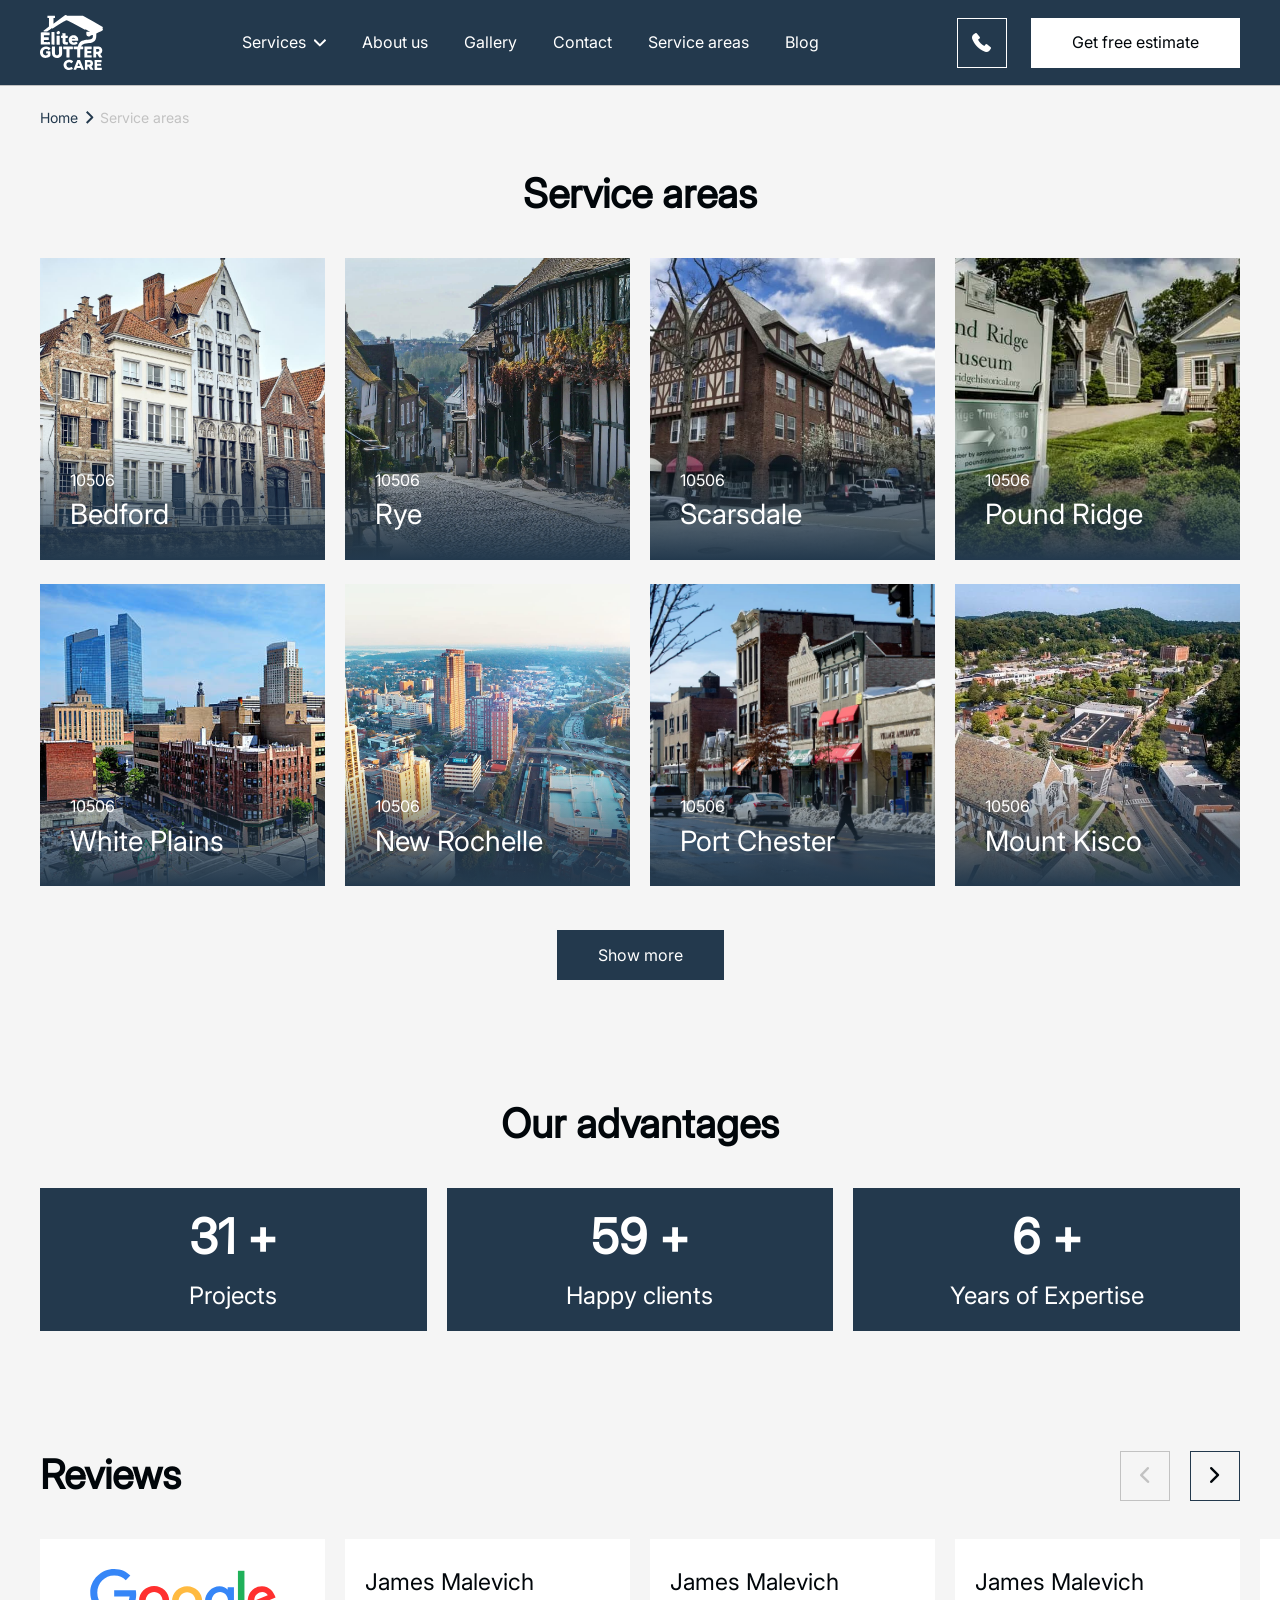
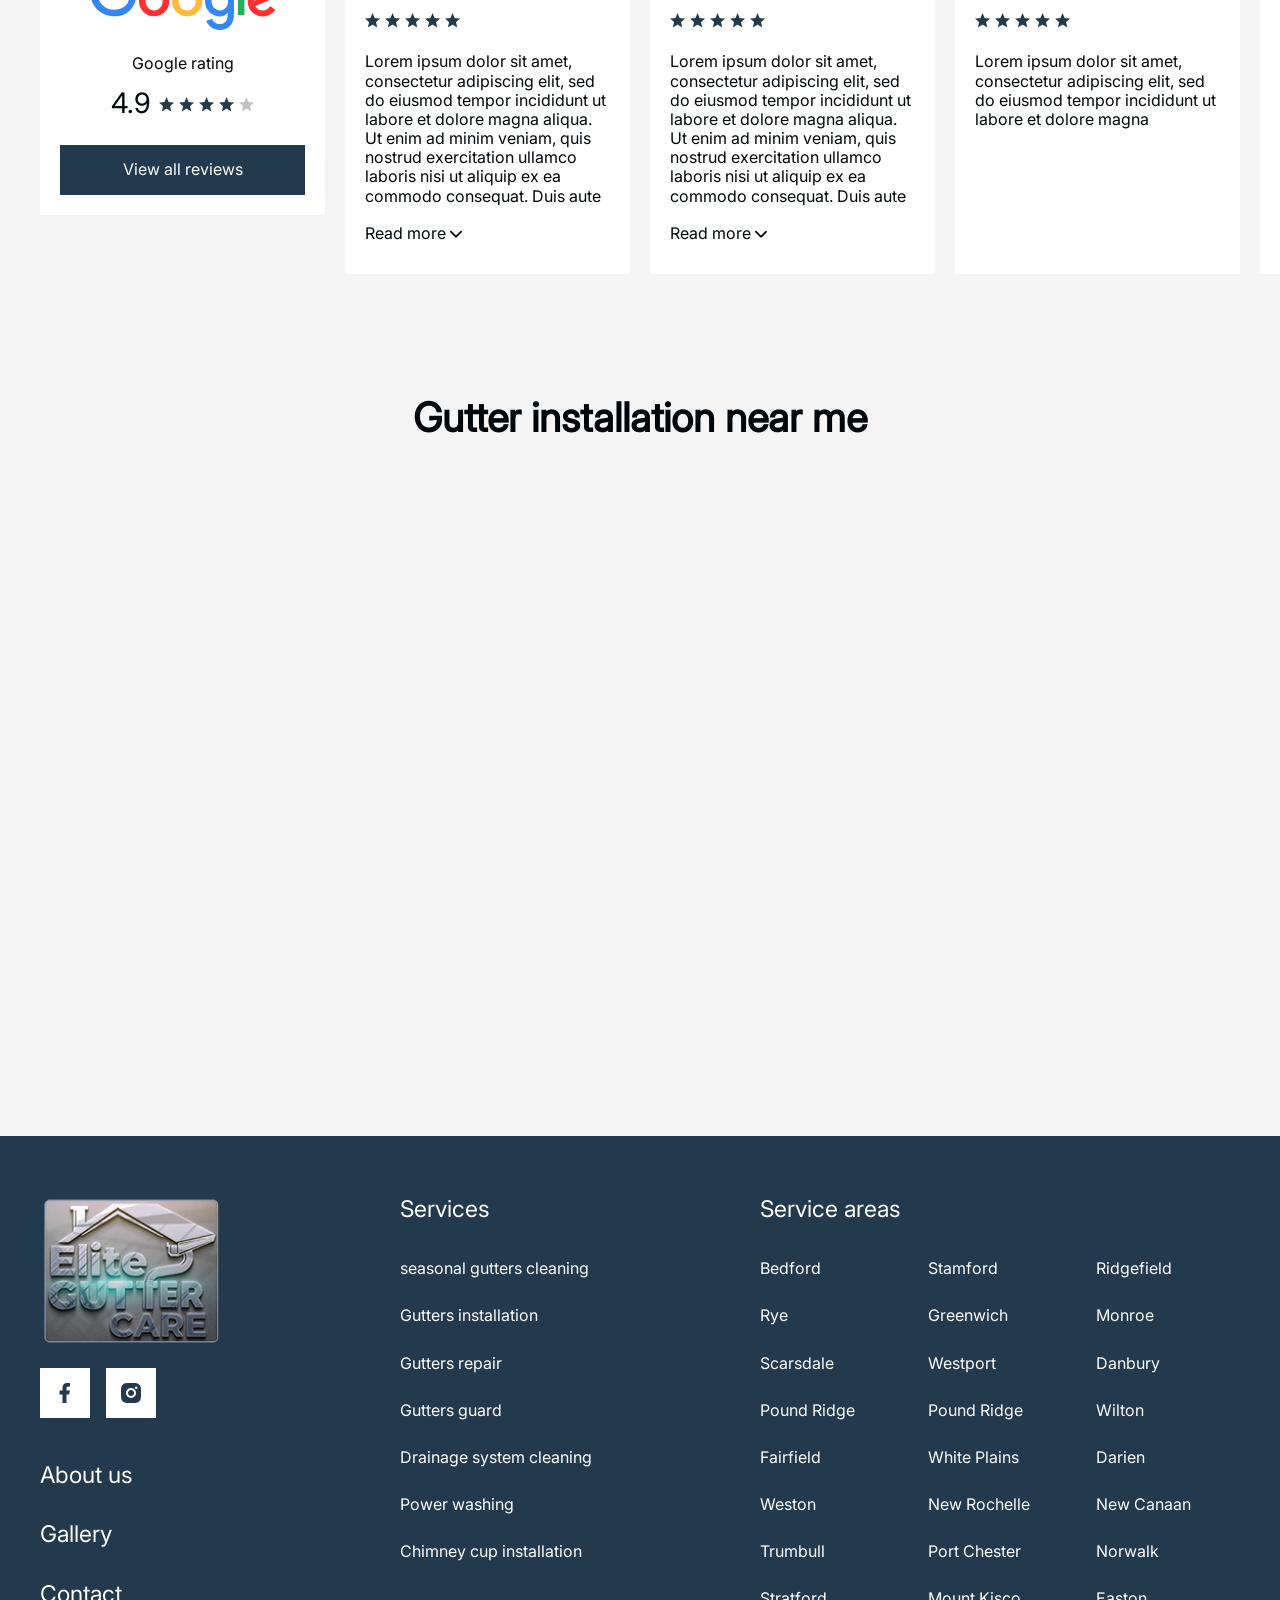
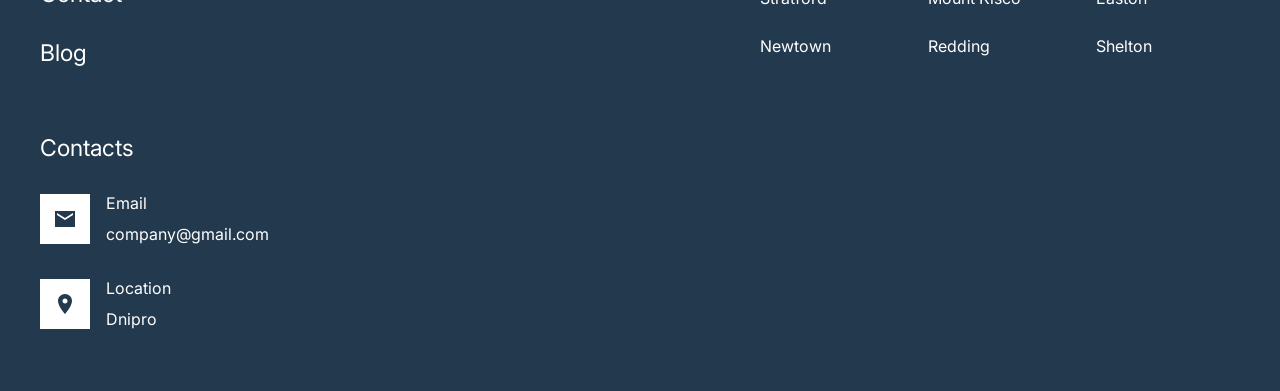
<file: areas.html>
<!doctype html>
<html lang="en">
	<head>
		<meta charset="UTF-8">
		<meta name="viewport" content="width=device-width, initial-scale=1.0">
		<link rel="preload" href="./assets/fonts/Inter.woff2" as="font" type="font/woff2" crossorigin="anonymous">
		<link rel="shortcut icon" href="./assets/img/favicon.ico">
		<title>Areas Page</title>
		<script type="module" crossorigin="" src="./js/app.min.js?v=1765008252215"></script>
		<link rel="stylesheet" crossorigin="" href="./css/app.min.css?v=1765008252215">
	</head>
	<body>
		<div class="wrapper">
			<header data-fls-header="" data-fls-header-scroll="" class="header">
				<div class="header__container">
					<div class="header__logo">
						<img src="./assets/img/logo-white.svg" alt="logo">
					</div>
					<div class="header__menu menu">
						<nav class="menu__nav">
							<ul class="menu__list">
								<li class="menu__item">
									<a class="menu__link" href="service.html">Services</a>
									<ul class="sublist">
										<li class="sublist__item">
											<a class="sublist__link" href="cleaning.html">Seasonal gutters cleaning</a>
										</li>
										<li class="sublist__item">
											<a class="sublist__link" href="#">Gutters installation</a>
										</li>
										<li class="sublist__item">
											<a class="sublist__link" href="#">Gutters guard</a>
										</li>
										<li class="sublist__item">
											<a class="sublist__link" href="#">Gutters repair</a>
										</li>
										<li class="sublist__item">
											<a class="sublist__link" href="#">Drainage system cleaning</a>
										</li>
										<li class="sublist__item">
											<a class="sublist__link" href="#">Power washing</a>
										</li>
										<li class="sublist__item">
											<a class="sublist__link" href="#">Chimney cup installation</a>
										</li>
									</ul>
								</li>
								<li class="menu__item">
									<a class="menu__link" href="about.html">About us</a>
								</li>
								<li class="menu__item">
									<a class="menu__link" href="gallery.html">Gallery</a>
								</li>
								<li class="menu__item">
									<a class="menu__link" href="contacts.html">Contact</a>
								</li>
								<li class="menu__item">
									<a class="menu__link" href="areas.html">Service areas</a>
								</li>
								<li class="menu__item">
									<a class="menu__link" href="blog.html">Blog</a>
								</li>
							</ul>
						</nav>
						<div class="header__social social">
							<ul class="social__list">
								<li class="social__item">
									<a class="social__link" href="#" aria-label="facebook" target="_blank" rel="noopener">
										<svg width="11" height="20" viewbox="0 0 11 20" fill="none" xmlns="http://www.w3.org/2000/svg">
											<path d="M7 11.5H9.5L10.5 7.5H7V5.5C7 4.47 7 3.5 9 3.5H10.5V0.14C10.174 0.0970001 8.943 0 7.643 0C4.928 0 3 1.657 3 4.7V7.5H0V11.5H3V20H7V11.5Z" fill="#23394D"></path>
										</svg>
									</a>
								</li>
								<li class="social__item">
									<a class="social__link" href="#" aria-label="instagram" target="_blank" rel="noopener">
										<svg width="20" height="20" viewbox="0 0 20 20" fill="none" xmlns="http://www.w3.org/2000/svg">
											<path d="M11.0286 0C12.1536 0.003 12.7246 0.009 13.2176 0.023L13.4116 0.03C13.6356 0.038 13.8566 0.0479999 14.1236 0.0599999C15.1876 0.11 15.9136 0.278 16.5506 0.525C17.2106 0.779 17.7666 1.123 18.3226 1.678C18.8313 2.17773 19.2248 2.78247 19.4756 3.45C19.7226 4.087 19.8906 4.813 19.9406 5.878C19.9526 6.144 19.9626 6.365 19.9706 6.59L19.9766 6.784C19.9916 7.276 19.9976 7.847 19.9996 8.972L20.0006 9.718V11.028C20.003 11.7574 19.9953 12.4868 19.9776 13.216L19.9716 13.41C19.9636 13.635 19.9536 13.856 19.9416 14.122C19.8916 15.187 19.7216 15.912 19.4756 16.55C19.2248 17.2175 18.8313 17.8223 18.3226 18.322C17.8228 18.8307 17.2181 19.2242 16.5506 19.475C15.9136 19.722 15.1876 19.89 14.1236 19.94L13.4116 19.97L13.2176 19.976C12.7246 19.99 12.1536 19.997 11.0286 19.999L10.2826 20H8.97357C8.24383 20.0026 7.51409 19.9949 6.78457 19.977L6.59057 19.971C6.35318 19.962 6.11584 19.9517 5.87857 19.94C4.81457 19.89 4.08857 19.722 3.45057 19.475C2.7834 19.2241 2.17901 18.8306 1.67957 18.322C1.17051 17.8224 0.776678 17.2176 0.525569 16.55C0.278569 15.913 0.110569 15.187 0.0605687 14.122L0.0305688 13.41L0.0255689 13.216C0.00713493 12.4868 -0.00119929 11.7574 0.000568797 11.028V8.972C-0.0021991 8.2426 0.00513501 7.5132 0.0225689 6.784L0.0295688 6.59C0.0375688 6.365 0.0475688 6.144 0.0595688 5.878C0.109569 4.813 0.277569 4.088 0.524569 3.45C0.776263 2.7822 1.17079 2.17744 1.68057 1.678C2.17972 1.16955 2.78376 0.776074 3.45057 0.525C4.08857 0.278 4.81357 0.11 5.87857 0.0599999C6.14457 0.0479999 6.36657 0.038 6.59057 0.03L6.78457 0.0239999C7.51376 0.00623271 8.24316 -0.0014347 8.97257 0.000999928L11.0286 0ZM10.0006 5C8.67449 5 7.40272 5.52678 6.46503 6.46447C5.52735 7.40215 5.00057 8.67392 5.00057 10C5.00057 11.3261 5.52735 12.5979 6.46503 13.5355C7.40272 14.4732 8.67449 15 10.0006 15C11.3267 15 12.5984 14.4732 13.5361 13.5355C14.4738 12.5979 15.0006 11.3261 15.0006 10C15.0006 8.67392 14.4738 7.40215 13.5361 6.46447C12.5984 5.52678 11.3267 5 10.0006 5ZM10.0006 7C10.3945 6.99993 10.7847 7.07747 11.1487 7.22817C11.5127 7.37887 11.8434 7.5998 12.122 7.87833C12.4007 8.15686 12.6217 8.48754 12.7725 8.85149C12.9233 9.21544 13.001 9.60553 13.0011 9.9995C13.0011 10.3935 12.9236 10.7836 12.7729 11.1476C12.6222 11.5116 12.4013 11.8423 12.1227 12.121C11.8442 12.3996 11.5135 12.6206 11.1496 12.7714C10.7856 12.9223 10.3955 12.9999 10.0016 13C9.20592 13 8.44286 12.6839 7.88025 12.1213C7.31764 11.5587 7.00157 10.7956 7.00157 10C7.00157 9.20435 7.31764 8.44129 7.88025 7.87868C8.44286 7.31607 9.20592 7 10.0016 7M15.2516 3.5C14.92 3.5 14.6021 3.6317 14.3677 3.86612C14.1333 4.10054 14.0016 4.41848 14.0016 4.75C14.0016 5.08152 14.1333 5.39946 14.3677 5.63388C14.6021 5.8683 14.92 6 15.2516 6C15.5831 6 15.901 5.8683 16.1355 5.63388C16.3699 5.39946 16.5016 5.08152 16.5016 4.75C16.5016 4.41848 16.3699 4.10054 16.1355 3.86612C15.901 3.6317 15.5831 3.5 15.2516 3.5Z" fill="#23394D"></path>
										</svg>
									</a>
								</li>
							</ul>
						</div>
					</div>
					<a class="header__btn --icon-phone" href="tel:+15575952337"></a>
					<button type="button" data-fls-popup-link="contact-us" class="button">Get free estimate</button>
					<button type="button" data-fls-menu="" class="header__icon icon-menu">
						<span></span>
					</button>
				</div>
			</header>
			<main class="page page--areas">
				<div class="breadcrumbs">
					<div class="breadcrumbs__container">
						<nav class="breadcrumbs__nav">
							<a class="breadcrumbs__link breadcrumbs__link--main" href="/gutter-care">Home</a>
							<div class="breadcrumbs__link breadcrumbs__link--last">Service areas</div>
						</nav>
					</div>
				</div>
				<!-- Our services -->
				<section class="section services js-showmore-block">
					<div class="services__container">
						<h2 class="services__title title">Service areas</h2>
						<ul class="services__list">
							<li class="services__item">
								<a href="bedford.html" class="item-service">
									<div class="item-service__img">
										<img src="./assets/img/areas/01.jpg" alt="Bedford" loading="lazy">
									</div>
									<div class="item-service__content">
										<div class="item-service__label">10506</div>
										<div class="item-service__title">Bedford</div>
										<div class="item-service__btn">See more</div>
									</div>
								</a>
							</li>
							<li class="services__item">
								<a href="bedford.html" class="item-service">
									<div class="item-service__img">
										<img src="./assets/img/areas/02.jpg" alt="Rye" loading="lazy">
									</div>
									<div class="item-service__content">
										<div class="item-service__label">10506</div>
										<div class="item-service__title">Rye</div>
										<div class="item-service__btn">See more</div>
									</div>
								</a>
							</li>
							<li class="services__item">
								<a href="bedford.html" class="item-service">
									<div class="item-service__img">
										<img src="./assets/img/areas/03.jpg" alt="Pound Ridge" loading="lazy">
									</div>
									<div class="item-service__content">
										<div class="item-service__label">10506</div>
										<div class="item-service__title">Scarsdale</div>
										<div class="item-service__btn">See more</div>
									</div>
								</a>
							</li>
							<li class="services__item">
								<a href="bedford.html" class="item-service">
									<div class="item-service__img">
										<img src="./assets/img/areas/04.jpg" alt="Pound Ridge" loading="lazy">
									</div>
									<div class="item-service__content">
										<div class="item-service__label">10506</div>
										<div class="item-service__title">Pound Ridge</div>
										<div class="item-service__btn">See more</div>
									</div>
								</a>
							</li>
							<li class="services__item">
								<a href="bedford.html" class="item-service">
									<div class="item-service__img">
										<img src="./assets/img/areas/05.jpg" alt="White Plains" loading="lazy">
									</div>
									<div class="item-service__content">
										<div class="item-service__label">10506</div>
										<div class="item-service__title">White Plains</div>
										<div class="item-service__btn">See more</div>
									</div>
								</a>
							</li>
							<li class="services__item">
								<a href="#" class="item-service">
									<div class="item-service__img">
										<img src="./assets/img/areas/06.jpg" alt="New Rochelle" loading="lazy">
									</div>
									<div class="item-service__content">
										<div class="item-service__label">10506</div>
										<div class="item-service__title">New Rochelle</div>
										<div class="item-service__btn">See more</div>
									</div>
								</a>
							</li>
							<li class="services__item">
								<a href="#" class="item-service">
									<div class="item-service__img">
										<img src="./assets/img/areas/07.jpg" alt="Port Chester" loading="lazy">
									</div>
									<div class="item-service__content">
										<div class="item-service__label">10506</div>
										<div class="item-service__title">Port Chester</div>
										<div class="item-service__btn">See more</div>
									</div>
								</a>
							</li>
							<li class="services__item">
								<a href="#" class="item-service">
									<div class="item-service__img">
										<img src="./assets/img/areas/08.jpg" alt="Mount Kisco" loading="lazy">
									</div>
									<div class="item-service__content">
										<div class="item-service__label">10506</div>
										<div class="item-service__title">Mount Kisco</div>
										<div class="item-service__btn">See more</div>
									</div>
								</a>
							</li>
							<li class="services__item">
								<a href="#" class="item-service">
									<div class="item-service__img">
										<img src="./assets/img/areas/09.jpg" alt="Stamford" loading="lazy">
									</div>
									<div class="item-service__content">
										<div class="item-service__label">10506</div>
										<div class="item-service__title">Stamford</div>
										<div class="item-service__btn">See more</div>
									</div>
								</a>
							</li>
							<li class="services__item">
								<a href="#" class="item-service">
									<div class="item-service__img">
										<img src="./assets/img/areas/10.jpg" alt="Greenwich" loading="lazy">
									</div>
									<div class="item-service__content">
										<div class="item-service__label">10506</div>
										<div class="item-service__title">Greenwich</div>
										<div class="item-service__btn">See more</div>
									</div>
								</a>
							</li>
							<li class="services__item">
								<a href="#" class="item-service">
									<div class="item-service__img">
										<img src="./assets/img/areas/11.jpg" alt="Pound Ridge" loading="lazy">
									</div>
									<div class="item-service__content">
										<div class="item-service__label">10506</div>
										<div class="item-service__title">Pound Ridge</div>
										<div class="item-service__btn">See more</div>
									</div>
								</a>
							</li>
							<li class="services__item">
								<a href="#" class="item-service">
									<div class="item-service__img">
										<img src="./assets/img/areas/12.jpg" alt="Westport" loading="lazy">
									</div>
									<div class="item-service__content">
										<div class="item-service__label">10506</div>
										<div class="item-service__title">Westport</div>
										<div class="item-service__btn">See more</div>
									</div>
								</a>
							</li>
						</ul>
						<div class="services__bottom">
							<button class="button button--accent js-showmore-btn" type="button">Show more</button>
						</div>
					</div>
				</section>
				<!-- our advantages -->
				<section class="section advantages">
					<div class="advantages__container">
						<h2 class="advantages__title title">Our advantages</h2>
						<ul class="advantages__list" data-fls-watcher="">
							<li class="advantages__item item-advantage">
								<div class="item-advantage__number">
									<span data-fls-digcounter="">56</span>
									+
								</div>
								<div class="item-advantage__title">Projects</div>
							</li>
							<li class="advantages__item item-advantage">
								<div class="item-advantage__number">
									<span data-fls-digcounter="">105</span>
									+
								</div>
								<div class="item-advantage__title">Happy clients</div>
							</li>
							<li class="advantages__item item-advantage">
								<div class="item-advantage__number">
									<span data-fls-digcounter="">12</span>
									+
								</div>
								<div class="item-advantage__title">Years of Expertise</div>
							</li>
						</ul>
					</div>
				</section>
				<!-- Reviews -->
				<section class="section reviews">
					<div class="reviews__container">
						<h2 class="reviews__title title">Reviews</h2>
						<div class="reviews__row">
							<div class="reviews__google google-reviews">
								<div class="google-reviews__logo">
									<img src="./assets/img/google-text.svg" alt="google" loading="lazy">
								</div>
								<div class="google-reviews__body">
									<div class="google-reviews__title">Google rating</div>
									<div class="google-reviews__reting">
										<div class="google-reviews__number">4.9</div>
										<div class="google-reviews__stars">
											<div class="star --icon-star"></div>
											<div class="star --icon-star"></div>
											<div class="star --icon-star"></div>
											<div class="star --icon-star"></div>
											<div class="star disabled --icon-star"></div>
										</div>
									</div>
								</div>
								<a class="button button--accent" href="#">View all reviews</a>
							</div>
							<div data-fls-slider="" class="reviews__slider swiper">
								<div class="reviews__wrapper swiper-wrapper">
									<div class="reviews__slide swiper-slide">
										<div class="review">
											<div class="review__name">James Malevich</div>
											<div class="review__reting">
												<div class="review__stars">
													<div class="star --icon-star"></div>
													<div class="star --icon-star"></div>
													<div class="star --icon-star"></div>
													<div class="star --icon-star"></div>
													<div class="star --icon-star"></div>
												</div>
											</div>
											<div data-fls-showmore="" data-fls-showmore-content="50" class="review__showmore">
												<div data-fls-showmore-content="" class="review__content">
													Lorem ipsum dolor sit
                                        amet,
                                        consectetur adipiscing elit, sed do eiusmod tempor incididunt ut labore et
                                        dolore
                                        magna
                                        aliqua. Ut enim ad minim veniam, quis nostrud exercitation ullamco laboris
                                        nisi
                                        ut
                                        aliquip ex ea commodo consequat. Duis
                                        aute irure dolor in reprehenderit in voluptate velit esse cillum dolore eu
                                        fugiat
                                        nulla pariatur
                                        aute irure dolor in reprehenderit in voluptate velit esse cillum dolore eu
                                        fugiat
                                        nulla pariatur
												</div>
												<button hidden data-fls-showmore-button="" type="button" class="review__more --icon-arrow-down">
													<span>Read
                                            more</span>
													<span>Hide</span>
												</button>
											</div>
										</div>
									</div>
									<div class="reviews__slide swiper-slide">
										<div class="review">
											<div class="review__name">James Malevich</div>
											<div class="review__reting">
												<div class="review__stars">
													<div class="star --icon-star"></div>
													<div class="star --icon-star"></div>
													<div class="star --icon-star"></div>
													<div class="star --icon-star"></div>
													<div class="star --icon-star"></div>
												</div>
											</div>
											<div data-fls-showmore="" data-fls-showmore-content="50" class="review__showmore">
												<div data-fls-showmore-content="" class="review__content">
													Lorem ipsum dolor sit
                                        amet,
                                        consectetur adipiscing elit, sed do eiusmod tempor incididunt ut labore et
                                        dolore
                                        magna
                                        aliqua. Ut enim ad minim veniam, quis nostrud exercitation ullamco laboris
                                        nisi
                                        ut
                                        aliquip ex ea commodo consequat. Duis
                                        aute irure dolor in reprehenderit in voluptate velit esse cillum dolore eu
                                        fugiat
                                        nulla pariatur
                                        aute irure dolor in reprehenderit in voluptate velit esse cillum dolore eu
                                        fugiat
                                        nulla pariatur
												</div>
												<button hidden data-fls-showmore-button="" type="button" class="review__more --icon-arrow-down">
													<span>Read
                                            more</span>
													<span>Hide</span>
												</button>
											</div>
										</div>
									</div>
									<div class="reviews__slide swiper-slide">
										<div class="review">
											<div class="review__name">James Malevich</div>
											<div class="review__reting">
												<div class="review__stars">
													<div class="star --icon-star"></div>
													<div class="star --icon-star"></div>
													<div class="star --icon-star"></div>
													<div class="star --icon-star"></div>
													<div class="star --icon-star"></div>
												</div>
											</div>
											<div data-fls-showmore="" data-fls-showmore-content="50" class="review__showmore">
												<div data-fls-showmore-content="" class="review__content">
													Lorem ipsum dolor sit
                                        amet,
                                        consectetur adipiscing elit, sed do eiusmod tempor incididunt ut labore et
                                        dolore
                                        magna
												</div>
												<button hidden data-fls-showmore-button="" type="button" class="review__more --icon-arrow-down">
													<span>Read
                                            more</span>
													<span>Hide</span>
												</button>
											</div>
										</div>
									</div>
									<div class="reviews__slide swiper-slide">
										<div class="review">
											<div class="review__name">Milana Malevich</div>
											<div class="review__reting">
												<div class="review__stars">
													<div class="star --icon-star"></div>
													<div class="star --icon-star"></div>
													<div class="star --icon-star"></div>
													<div class="star --icon-star"></div>
													<div class="star --icon-star"></div>
												</div>
											</div>
											<div data-fls-showmore="" data-fls-showmore-content="50" class="review__showmore">
												<div data-fls-showmore-content="" class="review__content">
													Lorem ipsum dolor sit
                                        amet,
                                        consectetur adipiscing elit, sed do eiusmod tempor incididunt ut labore et
                                        dolore
                                        magna
                                        aliqua. Ut enim ad minim veniam, quis nostrud exercitation ullamco laboris
                                        nisi
                                        ut
                                        aliquip ex ea commodo consequat. Duis
                                        aute irure dolor in reprehenderit in voluptate velit esse cillum dolore eu
                                        fugiat
                                        nulla pariatur
                                        aute irure dolor in reprehenderit in voluptate velit esse cillum dolore eu
                                        fugiat
                                        nulla pariatur
												</div>
												<button hidden data-fls-showmore-button="" type="button" class="review__more --icon-arrow-down">
													<span>Read
                                            more</span>
													<span>Hide</span>
												</button>
											</div>
										</div>
									</div>
								</div>
								<div class="swiper-nav">
									<button class="swiper-button-prev --icon-arrow-prev" type="button"></button>
									<button class="swiper-button-next --icon-arrow-next" type="button"></button>
								</div>
								<div class="swiper-pagination"></div>
							</div>
						</div>
						<a class="reviews__btn button button--accent" href="#">View all reviews</a>
					</div>
				</section>
				<!-- Map -->
				<section class="section map">
					<div class="map__container">
						<h2 class="map__title title">Gutter installation near me</h2>
						<div class="map__img">
							<iframe src="https://www.google.com/maps/embed?pb=!1m18!1m12!1m3!1d162759.0614266914!2d30.367544188592827!3d50.40178130681754!2m3!1f0!2f0!3f0!3m2!1i1024!2i768!4f13.1!3m3!1m2!1s0x40d4cf4ee15a4505%3A0x764931d2170146fe!2z0JrQuNGX0LIsIDAyMDAw!5e0!3m2!1suk!2sua!4v1762726178221!5m2!1suk!2sua" width="100%" height="100%" style="border:0;" allowfullscreen loading="lazy" referrerpolicy="no-referrer-when-downgrade"></iframe>
						</div>
					</div>
				</section>
			</main>
			<footer data-fls-footer="" class="footer">
				<div class="footer__container">
					<div class="footer__inner">
						<div class="footer__info">
							<div class="footer__logo">
								<img src="./assets/img/logo.png" alt="logo">
							</div>
							<div class="footer__social social">
								<ul class="social__list">
									<li class="social__item">
										<a class="social__link" href="#" aria-label="facebook" target="_blank" rel="noopener">
											<svg width="11" height="20" viewbox="0 0 11 20" fill="none" xmlns="http://www.w3.org/2000/svg">
												<path d="M7 11.5H9.5L10.5 7.5H7V5.5C7 4.47 7 3.5 9 3.5H10.5V0.14C10.174 0.0970001 8.943 0 7.643 0C4.928 0 3 1.657 3 4.7V7.5H0V11.5H3V20H7V11.5Z" fill="#23394D"></path>
											</svg>
										</a>
									</li>
									<li class="social__item">
										<a class="social__link" href="#" aria-label="instagram" target="_blank" rel="noopener">
											<svg width="20" height="20" viewbox="0 0 20 20" fill="none" xmlns="http://www.w3.org/2000/svg">
												<path d="M11.0286 0C12.1536 0.003 12.7246 0.009 13.2176 0.023L13.4116 0.03C13.6356 0.038 13.8566 0.0479999 14.1236 0.0599999C15.1876 0.11 15.9136 0.278 16.5506 0.525C17.2106 0.779 17.7666 1.123 18.3226 1.678C18.8313 2.17773 19.2248 2.78247 19.4756 3.45C19.7226 4.087 19.8906 4.813 19.9406 5.878C19.9526 6.144 19.9626 6.365 19.9706 6.59L19.9766 6.784C19.9916 7.276 19.9976 7.847 19.9996 8.972L20.0006 9.718V11.028C20.003 11.7574 19.9953 12.4868 19.9776 13.216L19.9716 13.41C19.9636 13.635 19.9536 13.856 19.9416 14.122C19.8916 15.187 19.7216 15.912 19.4756 16.55C19.2248 17.2175 18.8313 17.8223 18.3226 18.322C17.8228 18.8307 17.2181 19.2242 16.5506 19.475C15.9136 19.722 15.1876 19.89 14.1236 19.94L13.4116 19.97L13.2176 19.976C12.7246 19.99 12.1536 19.997 11.0286 19.999L10.2826 20H8.97357C8.24383 20.0026 7.51409 19.9949 6.78457 19.977L6.59057 19.971C6.35318 19.962 6.11584 19.9517 5.87857 19.94C4.81457 19.89 4.08857 19.722 3.45057 19.475C2.7834 19.2241 2.17901 18.8306 1.67957 18.322C1.17051 17.8224 0.776678 17.2176 0.525569 16.55C0.278569 15.913 0.110569 15.187 0.0605687 14.122L0.0305688 13.41L0.0255689 13.216C0.00713493 12.4868 -0.00119929 11.7574 0.000568797 11.028V8.972C-0.0021991 8.2426 0.00513501 7.5132 0.0225689 6.784L0.0295688 6.59C0.0375688 6.365 0.0475688 6.144 0.0595688 5.878C0.109569 4.813 0.277569 4.088 0.524569 3.45C0.776263 2.7822 1.17079 2.17744 1.68057 1.678C2.17972 1.16955 2.78376 0.776074 3.45057 0.525C4.08857 0.278 4.81357 0.11 5.87857 0.0599999C6.14457 0.0479999 6.36657 0.038 6.59057 0.03L6.78457 0.0239999C7.51376 0.00623271 8.24316 -0.0014347 8.97257 0.000999928L11.0286 0ZM10.0006 5C8.67449 5 7.40272 5.52678 6.46503 6.46447C5.52735 7.40215 5.00057 8.67392 5.00057 10C5.00057 11.3261 5.52735 12.5979 6.46503 13.5355C7.40272 14.4732 8.67449 15 10.0006 15C11.3267 15 12.5984 14.4732 13.5361 13.5355C14.4738 12.5979 15.0006 11.3261 15.0006 10C15.0006 8.67392 14.4738 7.40215 13.5361 6.46447C12.5984 5.52678 11.3267 5 10.0006 5ZM10.0006 7C10.3945 6.99993 10.7847 7.07747 11.1487 7.22817C11.5127 7.37887 11.8434 7.5998 12.122 7.87833C12.4007 8.15686 12.6217 8.48754 12.7725 8.85149C12.9233 9.21544 13.001 9.60553 13.0011 9.9995C13.0011 10.3935 12.9236 10.7836 12.7729 11.1476C12.6222 11.5116 12.4013 11.8423 12.1227 12.121C11.8442 12.3996 11.5135 12.6206 11.1496 12.7714C10.7856 12.9223 10.3955 12.9999 10.0016 13C9.20592 13 8.44286 12.6839 7.88025 12.1213C7.31764 11.5587 7.00157 10.7956 7.00157 10C7.00157 9.20435 7.31764 8.44129 7.88025 7.87868C8.44286 7.31607 9.20592 7 10.0016 7M15.2516 3.5C14.92 3.5 14.6021 3.6317 14.3677 3.86612C14.1333 4.10054 14.0016 4.41848 14.0016 4.75C14.0016 5.08152 14.1333 5.39946 14.3677 5.63388C14.6021 5.8683 14.92 6 15.2516 6C15.5831 6 15.901 5.8683 16.1355 5.63388C16.3699 5.39946 16.5016 5.08152 16.5016 4.75C16.5016 4.41848 16.3699 4.10054 16.1355 3.86612C15.901 3.6317 15.5831 3.5 15.2516 3.5Z" fill="#23394D"></path>
											</svg>
										</a>
									</li>
								</ul>
							</div>
						</div>
						<div class="footer__col">
							<nav class="footer__nav footer__nav--main">
								<ul>
									<li>
										<a href="about.html">About us</a>
									</li>
									<li>
										<a href="gallery.html">Gallery</a>
									</li>
									<li>
										<a href="contacts.html">Contact</a>
									</li>
									<li>
										<a href="blog.html">Blog</a>
									</li>
								</ul>
							</nav>
						</div>
						<div class="footer__col">
							<h2 class="footer__title">Services</h2>
							<nav class="footer__nav">
								<ul>
									<li>
										<a href="cleaning.html">seasonal gutters cleaning</a>
									</li>
									<li>
										<a href="cleaning.html">Gutters installation</a>
									</li>
									<li>
										<a href="cleaning.html">Gutters repair</a>
									</li>
									<li>
										<a href="cleaning.html">Gutters guard</a>
									</li>
									<li>
										<a href="cleaning.html">Drainage system cleaning</a>
									</li>
									<li>
										<a href="cleaning.html">Power washing</a>
									</li>
									<li>
										<a href="cleaning.html">Chimney cup installation</a>
									</li>
								</ul>
							</nav>
						</div>
						<div class="footer__col">
							<h2 class="footer__title">Service areas</h2>
							<nav class="footer__nav">
								<ul>
									<li>
										<a href="bedford.html">Bedford</a>
									</li>
									<li>
										<a href="bedford.html">Stamford</a>
									</li>
									<li>
										<a href="bedford.html">Ridgefield</a>
									</li>
									<li>
										<a href="bedford.html">Rye</a>
									</li>
									<li>
										<a href="bedford.html">Greenwich</a>
									</li>
									<li>
										<a href="bedford.html">Monroe</a>
									</li>
									<li>
										<a href="bedford.html">Scarsdale</a>
									</li>
									<li>
										<a href="bedford.html">Westport</a>
									</li>
									<li>
										<a href="bedford.html">Danbury</a>
									</li>
									<li>
										<a href="bedford.html">Pound Ridge</a>
									</li>
									<li>
										<a href="bedford.html">Pound Ridge</a>
									</li>
									<li>
										<a href="bedford.html">Wilton</a>
									</li>
									<li>
										<a href="bedford.html">Fairfield</a>
									</li>
									<li>
										<a href="bedford.html">White Plains</a>
									</li>
									<li>
										<a href="bedford.html">Darien</a>
									</li>
									<li>
										<a href="bedford.html">Weston</a>
									</li>
									<li>
										<a href="bedford.html">New Rochelle</a>
									</li>
									<li>
										<a href="bedford.html">New Canaan</a>
									</li>
									<li>
										<a href="bedford.html">Trumbull</a>
									</li>
									<li>
										<a href="bedford.html">Port Chester</a>
									</li>
									<li>
										<a href="bedford.html">Norwalk</a>
									</li>
									<li>
										<a href="bedford.html">Stratford</a>
									</li>
									<li>
										<a href="bedford.html">Mount Kisco</a>
									</li>
									<li>
										<a href="bedford.html">Easton</a>
									</li>
									<li>
										<a href="bedford.html">Newtown</a>
									</li>
									<li>
										<a href="bedford.html">Redding</a>
									</li>
									<li>
										<a href="bedford.html">Shelton</a>
									</li>
								</ul>
							</nav>
						</div>
					</div>
					<div class="footer__bottom">
						<h2 class="footer__title">Contacts</h2>
						<div class="footer__contacts">
							<div class="footer__contact-item contact-item">
								<div class="contact-item__icon">
									<svg width="20" height="16" viewbox="0 0 20 16" fill="none" xmlns="http://www.w3.org/2000/svg">
										<path d="M20 0H0V16H20V0ZM18 4L10 9L2 4V2L10 7L18 2V4Z" fill="#23394D"></path>
									</svg>
								</div>
								<div class="contact-item__content">
									<div class="contact-item__label">Email</div>
									<div class="contact-item__text">
										<a href="mailto:company@gmail.com">company@gmail.com</a>
									</div>
								</div>
							</div>
							<div class="footer__contact-item contact-item">
								<div class="contact-item__icon">
									<svg width="14" height="20" viewbox="0 0 14 20" fill="none" xmlns="http://www.w3.org/2000/svg">
										<path d="M7 9.5C6.33696 9.5 5.70107 9.23661 5.23223 8.76777C4.76339 8.29893 4.5 7.66304 4.5 7C4.5 6.33696 4.76339 5.70107 5.23223 5.23223C5.70107 4.76339 6.33696 4.5 7 4.5C7.66304 4.5 8.29893 4.76339 8.76777 5.23223C9.23661 5.70107 9.5 6.33696 9.5 7C9.5 7.3283 9.43534 7.65339 9.3097 7.95671C9.18406 8.26002 8.99991 8.53562 8.76777 8.76777C8.53562 8.99991 8.26002 9.18406 7.95671 9.3097C7.65339 9.43534 7.3283 9.5 7 9.5ZM7 0C5.14348 0 3.36301 0.737498 2.05025 2.05025C0.737498 3.36301 0 5.14348 0 7C0 12.25 7 20 7 20C7 20 14 12.25 14 7C14 5.14348 13.2625 3.36301 11.9497 2.05025C10.637 0.737498 8.85652 0 7 0Z" fill="#23394D"></path>
									</svg>
								</div>
								<div class="contact-item__content">
									<div class="contact-item__label">Location</div>
									<div class="contact-item__text">
										<a href="#">Dnipro</a>
									</div>
								</div>
							</div>
						</div>
					</div>
				</div>
			</footer>
		</div>
		<div data-fls-popup="contact-us" aria-hidden="true" class="popup">
			<div data-fls-popup-wrapper="" class="popup__wrapper">
				<div data-fls-popup-body="" class="popup__body">
					<button data-fls-popup-close="" type="button" class="popup__close"></button>
					<div data-fls-popup-content="" class="popup__text">
						<form action="#">
							<h2 class="form-title title">Lorem ipsum dolor sit amet,
						consectetur adipiscing elit</h2>
							<div class="form-group">
								<input autocomplete="off" type="text" name="name" placeholder="Name" class="input" required>
							</div>
							<div class="form-group">
								<input autocomplete="off" type="email" name="email" placeholder="Email" class="input" required>
							</div>
							<div class="form-group">
								<input autocomplete="off" type="tel" name="phone" placeholder="Phone" class="input" required>
							</div>
							<div class="form-group">
								<input autocomplete="off" type="text" name="phone" placeholder="Your address" class="input" required>
							</div>
							<div class="form-group">
								<select name="Service" data-fls-select="" data-fls-select-modif="form">
									<option value="1" selected>Seasonal gutters cleaning</option>
									<option value="2">Gutters installation</option>
									<option value="3">Gutters repair</option>
									<option value="4">Gutters guard</option>
									<option value="5">Drainage system cleaning</option>
									<option value="6">Power washing</option>
									<option value="7">Chimney cup installation</option>
								</select>
							</div>
							<label class="form-checkbox">
								<input checked type="checkbox" value="you-agree" name="Data Processing Rules">
								<span class="form-checkbox__icon"></span>
								<span class="form-checkbox__text">
									By clicking the “Send” button, you agree to the Personal Data
							Processing Rules
								</span>
							</label>
							<button class="button button--accent" type="submit">Get Free Estimate</button>
						</form>
					</div>
				</div>
			</div>
		</div>
		<div data-fls-popup="form-success" aria-hidden="true" class="popup">
			<div data-fls-popup-wrapper="" class="popup__wrapper">
				<div data-fls-popup-body="" class="popup__body">
					<div data-fls-popup-content="" class="popup__content">
						<h3 class="popup__title">
							<span class="title-highlight">Форму</span>
							успішно відправлено!
						</h3>
						<button class="popup__btn btn button" type="button" data-fls-popup-close="">Закрити</button>
					</div>
				</div>
			</div>
		</div>
	</body>
</html>
</file>
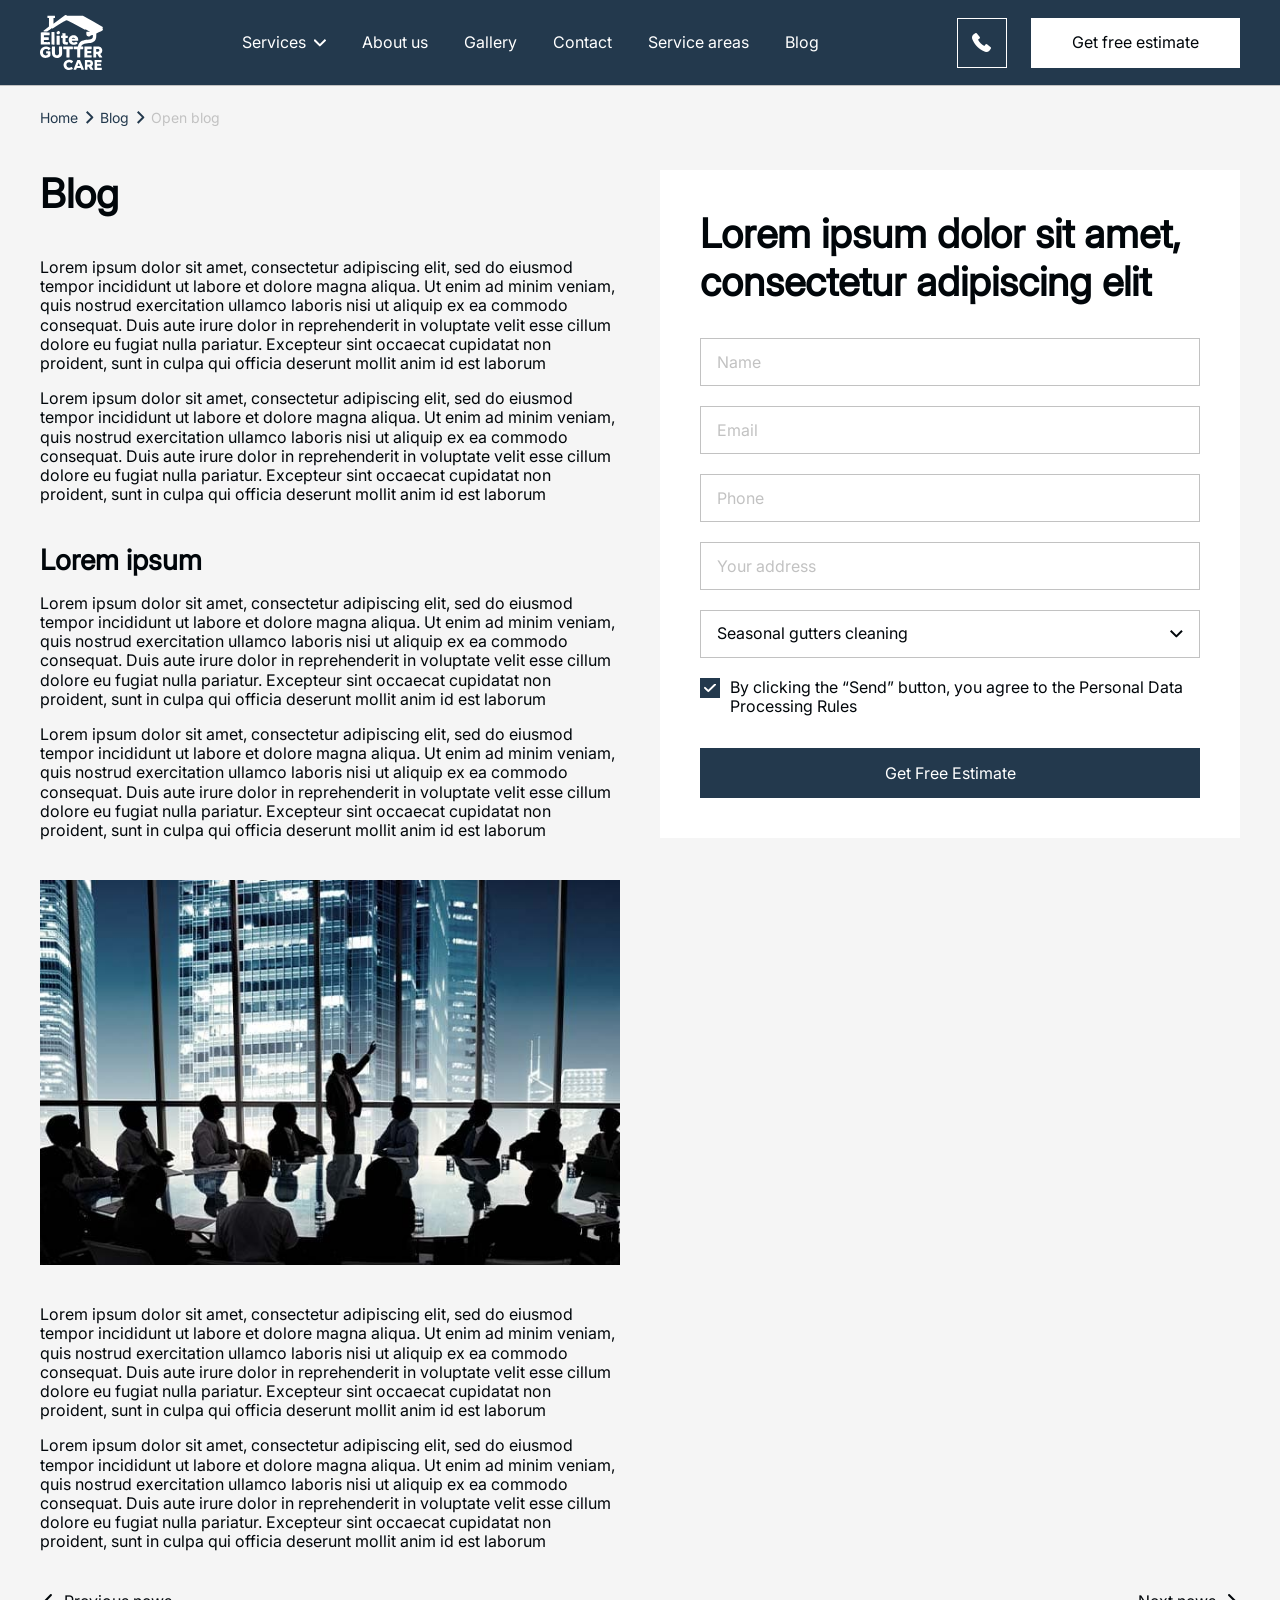
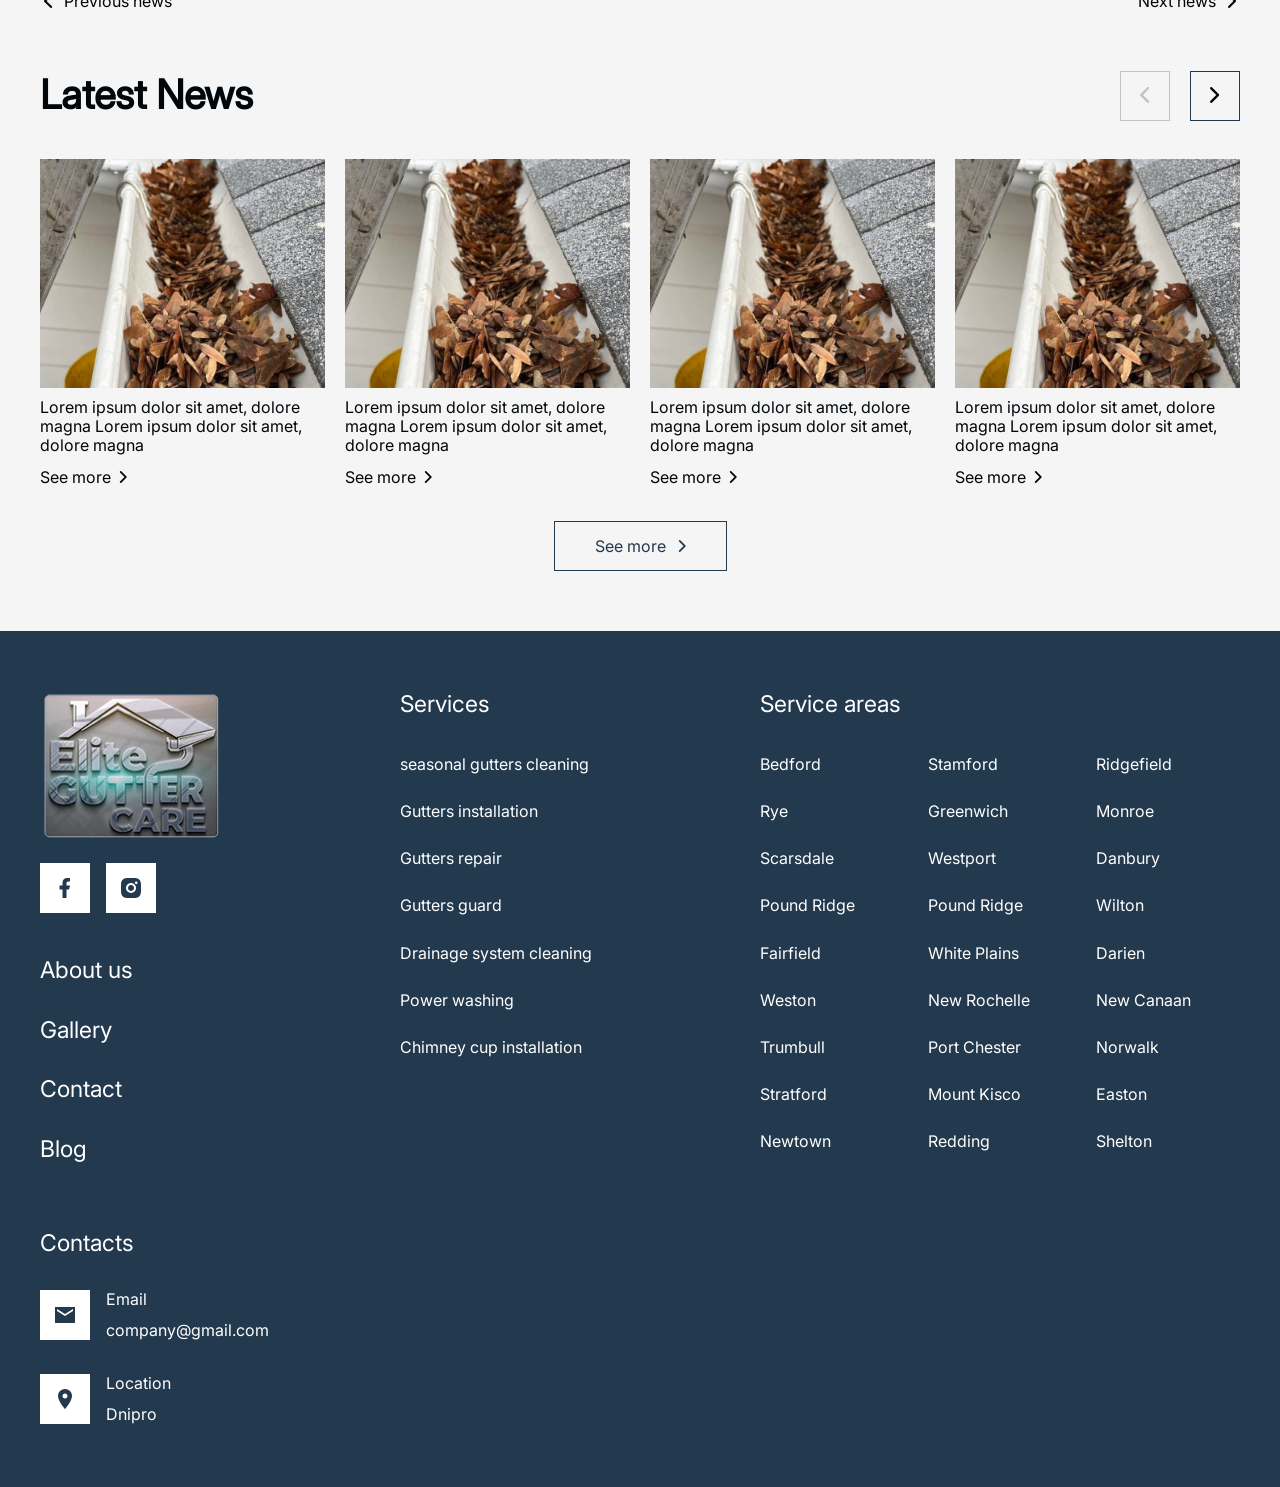
<file: article.html>
<!doctype html>
<html lang="en">
	<head>
		<meta charset="UTF-8">
		<meta name="viewport" content="width=device-width, initial-scale=1.0">
		<link rel="preload" href="./assets/fonts/Inter.woff2" as="font" type="font/woff2" crossorigin="anonymous">
		<link rel="shortcut icon" href="./assets/img/favicon.ico">
		<title>Article Page</title>
		<script type="module" crossorigin="" src="./js/app.min.js?v=1765008252215"></script>
		<link rel="stylesheet" crossorigin="" href="./css/app.min.css?v=1765008252215">
	</head>
	<body>
		<div class="wrapper">
			<header data-fls-header="" data-fls-header-scroll="" class="header">
				<div class="header__container">
					<div class="header__logo">
						<img src="./assets/img/logo-white.svg" alt="logo">
					</div>
					<div class="header__menu menu">
						<nav class="menu__nav">
							<ul class="menu__list">
								<li class="menu__item">
									<a class="menu__link" href="service.html">Services</a>
									<ul class="sublist">
										<li class="sublist__item">
											<a class="sublist__link" href="cleaning.html">Seasonal gutters cleaning</a>
										</li>
										<li class="sublist__item">
											<a class="sublist__link" href="#">Gutters installation</a>
										</li>
										<li class="sublist__item">
											<a class="sublist__link" href="#">Gutters guard</a>
										</li>
										<li class="sublist__item">
											<a class="sublist__link" href="#">Gutters repair</a>
										</li>
										<li class="sublist__item">
											<a class="sublist__link" href="#">Drainage system cleaning</a>
										</li>
										<li class="sublist__item">
											<a class="sublist__link" href="#">Power washing</a>
										</li>
										<li class="sublist__item">
											<a class="sublist__link" href="#">Chimney cup installation</a>
										</li>
									</ul>
								</li>
								<li class="menu__item">
									<a class="menu__link" href="about.html">About us</a>
								</li>
								<li class="menu__item">
									<a class="menu__link" href="gallery.html">Gallery</a>
								</li>
								<li class="menu__item">
									<a class="menu__link" href="contacts.html">Contact</a>
								</li>
								<li class="menu__item">
									<a class="menu__link" href="areas.html">Service areas</a>
								</li>
								<li class="menu__item">
									<a class="menu__link" href="blog.html">Blog</a>
								</li>
							</ul>
						</nav>
						<div class="header__social social">
							<ul class="social__list">
								<li class="social__item">
									<a class="social__link" href="#" aria-label="facebook" target="_blank" rel="noopener">
										<svg width="11" height="20" viewbox="0 0 11 20" fill="none" xmlns="http://www.w3.org/2000/svg">
											<path d="M7 11.5H9.5L10.5 7.5H7V5.5C7 4.47 7 3.5 9 3.5H10.5V0.14C10.174 0.0970001 8.943 0 7.643 0C4.928 0 3 1.657 3 4.7V7.5H0V11.5H3V20H7V11.5Z" fill="#23394D"></path>
										</svg>
									</a>
								</li>
								<li class="social__item">
									<a class="social__link" href="#" aria-label="instagram" target="_blank" rel="noopener">
										<svg width="20" height="20" viewbox="0 0 20 20" fill="none" xmlns="http://www.w3.org/2000/svg">
											<path d="M11.0286 0C12.1536 0.003 12.7246 0.009 13.2176 0.023L13.4116 0.03C13.6356 0.038 13.8566 0.0479999 14.1236 0.0599999C15.1876 0.11 15.9136 0.278 16.5506 0.525C17.2106 0.779 17.7666 1.123 18.3226 1.678C18.8313 2.17773 19.2248 2.78247 19.4756 3.45C19.7226 4.087 19.8906 4.813 19.9406 5.878C19.9526 6.144 19.9626 6.365 19.9706 6.59L19.9766 6.784C19.9916 7.276 19.9976 7.847 19.9996 8.972L20.0006 9.718V11.028C20.003 11.7574 19.9953 12.4868 19.9776 13.216L19.9716 13.41C19.9636 13.635 19.9536 13.856 19.9416 14.122C19.8916 15.187 19.7216 15.912 19.4756 16.55C19.2248 17.2175 18.8313 17.8223 18.3226 18.322C17.8228 18.8307 17.2181 19.2242 16.5506 19.475C15.9136 19.722 15.1876 19.89 14.1236 19.94L13.4116 19.97L13.2176 19.976C12.7246 19.99 12.1536 19.997 11.0286 19.999L10.2826 20H8.97357C8.24383 20.0026 7.51409 19.9949 6.78457 19.977L6.59057 19.971C6.35318 19.962 6.11584 19.9517 5.87857 19.94C4.81457 19.89 4.08857 19.722 3.45057 19.475C2.7834 19.2241 2.17901 18.8306 1.67957 18.322C1.17051 17.8224 0.776678 17.2176 0.525569 16.55C0.278569 15.913 0.110569 15.187 0.0605687 14.122L0.0305688 13.41L0.0255689 13.216C0.00713493 12.4868 -0.00119929 11.7574 0.000568797 11.028V8.972C-0.0021991 8.2426 0.00513501 7.5132 0.0225689 6.784L0.0295688 6.59C0.0375688 6.365 0.0475688 6.144 0.0595688 5.878C0.109569 4.813 0.277569 4.088 0.524569 3.45C0.776263 2.7822 1.17079 2.17744 1.68057 1.678C2.17972 1.16955 2.78376 0.776074 3.45057 0.525C4.08857 0.278 4.81357 0.11 5.87857 0.0599999C6.14457 0.0479999 6.36657 0.038 6.59057 0.03L6.78457 0.0239999C7.51376 0.00623271 8.24316 -0.0014347 8.97257 0.000999928L11.0286 0ZM10.0006 5C8.67449 5 7.40272 5.52678 6.46503 6.46447C5.52735 7.40215 5.00057 8.67392 5.00057 10C5.00057 11.3261 5.52735 12.5979 6.46503 13.5355C7.40272 14.4732 8.67449 15 10.0006 15C11.3267 15 12.5984 14.4732 13.5361 13.5355C14.4738 12.5979 15.0006 11.3261 15.0006 10C15.0006 8.67392 14.4738 7.40215 13.5361 6.46447C12.5984 5.52678 11.3267 5 10.0006 5ZM10.0006 7C10.3945 6.99993 10.7847 7.07747 11.1487 7.22817C11.5127 7.37887 11.8434 7.5998 12.122 7.87833C12.4007 8.15686 12.6217 8.48754 12.7725 8.85149C12.9233 9.21544 13.001 9.60553 13.0011 9.9995C13.0011 10.3935 12.9236 10.7836 12.7729 11.1476C12.6222 11.5116 12.4013 11.8423 12.1227 12.121C11.8442 12.3996 11.5135 12.6206 11.1496 12.7714C10.7856 12.9223 10.3955 12.9999 10.0016 13C9.20592 13 8.44286 12.6839 7.88025 12.1213C7.31764 11.5587 7.00157 10.7956 7.00157 10C7.00157 9.20435 7.31764 8.44129 7.88025 7.87868C8.44286 7.31607 9.20592 7 10.0016 7M15.2516 3.5C14.92 3.5 14.6021 3.6317 14.3677 3.86612C14.1333 4.10054 14.0016 4.41848 14.0016 4.75C14.0016 5.08152 14.1333 5.39946 14.3677 5.63388C14.6021 5.8683 14.92 6 15.2516 6C15.5831 6 15.901 5.8683 16.1355 5.63388C16.3699 5.39946 16.5016 5.08152 16.5016 4.75C16.5016 4.41848 16.3699 4.10054 16.1355 3.86612C15.901 3.6317 15.5831 3.5 15.2516 3.5Z" fill="#23394D"></path>
										</svg>
									</a>
								</li>
							</ul>
						</div>
					</div>
					<a class="header__btn --icon-phone" href="tel:+15575952337"></a>
					<button type="button" data-fls-popup-link="contact-us" class="button">Get free estimate</button>
					<button type="button" data-fls-menu="" class="header__icon icon-menu">
						<span></span>
					</button>
				</div>
			</header>
			<main class="page page--article">
				<div class="breadcrumbs">
					<div class="breadcrumbs__container">
						<nav class="breadcrumbs__nav">
							<a class="breadcrumbs__link breadcrumbs__link--main" href="/gutter-care">Home</a>
							<a class="breadcrumbs__link" href="blog.html">Blog</a>
							<div class="breadcrumbs__link breadcrumbs__link--last">Open blog</div>
						</nav>
					</div>
				</div>
				<section class="blog-view">
					<div class="blog-view__container">
						<div class="blog-view__grid">
							<div class="blog-view__content">
								<h1 class="blog-view__title title">Blog</h1>
								<div class="text-formatted">
									<p>
										Lorem ipsum dolor sit amet, consectetur adipiscing elit, sed do eiusmod tempor incididunt ut
                            labore et dolore magna
                            aliqua. Ut enim ad minim veniam, quis nostrud exercitation ullamco laboris nisi ut aliquip
                            ex ea commodo consequat. Duis
                            aute irure dolor in reprehenderit in voluptate velit esse cillum dolore eu fugiat nulla
                            pariatur. Excepteur sint
                            occaecat cupidatat non proident, sunt in culpa qui officia deserunt mollit anim id est
                            laborum
									</p>
									<p>
										Lorem ipsum dolor sit amet, consectetur adipiscing elit, sed do eiusmod tempor incididunt ut
                            labore et dolore magna
                            aliqua. Ut enim ad minim veniam, quis nostrud exercitation ullamco laboris nisi ut aliquip
                            ex ea commodo consequat. Duis
                            aute irure dolor in reprehenderit in voluptate velit esse cillum dolore eu fugiat nulla
                            pariatur. Excepteur sint
                            occaecat cupidatat non proident, sunt in culpa qui officia deserunt mollit anim id est
                            laborum
									</p>
									<h2>Lorem ipsum</h2>
									<p>
										Lorem ipsum dolor sit amet, consectetur adipiscing elit, sed do eiusmod tempor incididunt ut
                            labore et dolore magna
                            aliqua. Ut enim ad minim veniam, quis nostrud exercitation ullamco laboris nisi ut aliquip
                            ex ea commodo consequat. Duis
                            aute irure dolor in reprehenderit in voluptate velit esse cillum dolore eu fugiat nulla
                            pariatur. Excepteur sint
                            occaecat cupidatat non proident, sunt in culpa qui officia deserunt mollit anim id est
                            laborum
									</p>
									<p>
										Lorem ipsum dolor sit amet, consectetur adipiscing elit, sed do eiusmod tempor incididunt ut
                            labore et dolore magna
                            aliqua. Ut enim ad minim veniam, quis nostrud exercitation ullamco laboris nisi ut aliquip
                            ex ea commodo consequat. Duis
                            aute irure dolor in reprehenderit in voluptate velit esse cillum dolore eu fugiat nulla
                            pariatur. Excepteur sint
                            occaecat cupidatat non proident, sunt in culpa qui officia deserunt mollit anim id est
                            laborum
									</p>
									<img src="./assets/img/content.jpg" alt="content img" loading="lazy">
									<p>
										Lorem ipsum dolor sit amet, consectetur adipiscing elit, sed do eiusmod tempor incididunt ut
                            labore et dolore magna
                            aliqua. Ut enim ad minim veniam, quis nostrud exercitation ullamco laboris nisi ut aliquip
                            ex ea commodo consequat. Duis
                            aute irure dolor in reprehenderit in voluptate velit esse cillum dolore eu fugiat nulla
                            pariatur. Excepteur sint
                            occaecat cupidatat non proident, sunt in culpa qui officia deserunt mollit anim id est
                            laborum
									</p>
									<p>
										Lorem ipsum dolor sit amet, consectetur adipiscing elit, sed do eiusmod tempor incididunt ut
                            labore et dolore magna
                            aliqua. Ut enim ad minim veniam, quis nostrud exercitation ullamco laboris nisi ut aliquip
                            ex ea commodo consequat. Duis
                            aute irure dolor in reprehenderit in voluptate velit esse cillum dolore eu fugiat nulla
                            pariatur. Excepteur sint
                            occaecat cupidatat non proident, sunt in culpa qui officia deserunt mollit anim id est
                            laborum
									</p>
								</div>
							</div>
							<div class="blog-view__form">
								<form action="#">
									<h2 class="form-title title">
										Lorem ipsum dolor sit amet,
                            consectetur adipiscing elit
									</h2>
									<div class="form-group">
										<input autocomplete="off" type="text" name="name" placeholder="Name" class="input" required>
									</div>
									<div class="form-group">
										<input autocomplete="off" type="email" name="email" placeholder="Email" class="input" required>
									</div>
									<div class="form-group">
										<input autocomplete="off" type="tel" name="phone" placeholder="Phone" class="input" required>
									</div>
									<div class="form-group">
										<input autocomplete="off" type="text" name="phone" placeholder="Your address" class="input" required>
									</div>
									<div class="form-group">
										<select name="Service" data-fls-select="" data-fls-select-modif="form">
											<option value="1" selected>Seasonal gutters cleaning</option>
											<option value="2">Gutters installation</option>
											<option value="3">Gutters repair</option>
											<option value="4">Gutters guard</option>
											<option value="5">Drainage system cleaning</option>
											<option value="6">Power washing</option>
											<option value="7">Chimney cup installation</option>
										</select>
									</div>
									<label class="form-checkbox">
										<input checked type="checkbox" value="you-agree" name="Data Processing Rules">
										<span class="form-checkbox__icon"></span>
										<span class="form-checkbox__text">
											By clicking the “Send” button, you agree to the Personal
                                Data
                                Processing Rules
										</span>
									</label>
									<button class="button button--accent" type="submit">Get Free Estimate</button>
								</form>
							</div>
							<nav class="blog-view__nav">
								<a class="blog-view__nav-link prev --icon-arrow-prev" href="#">Previous news</a>
								<a class="blog-view__nav-link next --icon-arrow-next" href="#">Next news</a>
							</nav>
						</div>
					</div>
				</section>
				<section class="section latest-news">
					<div class="latest-news__container">
						<h2 class="latest-news__title title">Latest News</h2>
						<div data-fls-slider="" class="latest-news__slider swiper">
							<div class="latest-news__wrapper swiper-wrapper">
								<div class="latest-news__slide swiper-slide">
									<article class="item-blog">
										<a href="#" class="item-blog__img" tabindex="-1" aria-hidden="true">
											<img src="./assets/img/blog.jpg" alt="Image" loading="lazy">
										</a>
										<h3 class="item-blog__title">
											Lorem ipsum dolor sit amet, dolore magna Lorem ipsum dolor sit
                                amet,
                                dolore magna
										</h3>
										<a class="item-blog__link --icon-arrow-down" href="#">See more</a>
									</article>
								</div>
								<div class="latest-news__slide swiper-slide">
									<article class="item-blog">
										<a href="#" class="item-blog__img" tabindex="-1" aria-hidden="true">
											<img src="./assets/img/blog.jpg" alt="Image" loading="lazy">
										</a>
										<h3 class="item-blog__title">
											Lorem ipsum dolor sit amet, dolore magna Lorem ipsum dolor sit
                                amet,
                                dolore magna
										</h3>
										<a class="item-blog__link --icon-arrow-down" href="#">See more</a>
									</article>
								</div>
								<div class="latest-news__slide swiper-slide">
									<article class="item-blog">
										<a href="#" class="item-blog__img" tabindex="-1" aria-hidden="true">
											<img src="./assets/img/blog.jpg" alt="Image" loading="lazy">
										</a>
										<h3 class="item-blog__title">
											Lorem ipsum dolor sit amet, dolore magna Lorem ipsum dolor sit
                                amet,
                                dolore magna
										</h3>
										<a class="item-blog__link --icon-arrow-down" href="#">See more</a>
									</article>
								</div>
								<div class="latest-news__slide swiper-slide">
									<article class="item-blog">
										<a href="#" class="item-blog__img" tabindex="-1" aria-hidden="true">
											<img src="./assets/img/blog.jpg" alt="Image" loading="lazy">
										</a>
										<h3 class="item-blog__title">
											Lorem ipsum dolor sit amet, dolore magna Lorem ipsum dolor sit
                                amet,
                                dolore magna
										</h3>
										<a class="item-blog__link --icon-arrow-down" href="#">See more</a>
									</article>
								</div>
								<div class="latest-news__slide swiper-slide">
									<article class="item-blog">
										<a href="#" class="item-blog__img" tabindex="-1" aria-hidden="true">
											<img src="./assets/img/blog.jpg" alt="Image" loading="lazy">
										</a>
										<h3 class="item-blog__title">
											Lorem ipsum dolor sit amet, dolore magna Lorem ipsum dolor sit
                                amet,
                                dolore magna
										</h3>
										<a class="item-blog__link --icon-arrow-down" href="#">See more</a>
									</article>
								</div>
							</div>
							<div class="swiper-nav">
								<button class="swiper-button-prev --icon-arrow-prev" type="button"></button>
								<button class="swiper-button-next --icon-arrow-next" type="button"></button>
							</div>
							<div class="swiper-pagination"></div>
						</div>
						<div class="latest-news__botoom">
							<a class="button button--border-accent --icon-arrow-down" href="#">See more</a>
						</div>
					</div>
				</section>
			</main>
			<footer data-fls-footer="" class="footer">
				<div class="footer__container">
					<div class="footer__inner">
						<div class="footer__info">
							<div class="footer__logo">
								<img src="./assets/img/logo.png" alt="logo">
							</div>
							<div class="footer__social social">
								<ul class="social__list">
									<li class="social__item">
										<a class="social__link" href="#" aria-label="facebook" target="_blank" rel="noopener">
											<svg width="11" height="20" viewbox="0 0 11 20" fill="none" xmlns="http://www.w3.org/2000/svg">
												<path d="M7 11.5H9.5L10.5 7.5H7V5.5C7 4.47 7 3.5 9 3.5H10.5V0.14C10.174 0.0970001 8.943 0 7.643 0C4.928 0 3 1.657 3 4.7V7.5H0V11.5H3V20H7V11.5Z" fill="#23394D"></path>
											</svg>
										</a>
									</li>
									<li class="social__item">
										<a class="social__link" href="#" aria-label="instagram" target="_blank" rel="noopener">
											<svg width="20" height="20" viewbox="0 0 20 20" fill="none" xmlns="http://www.w3.org/2000/svg">
												<path d="M11.0286 0C12.1536 0.003 12.7246 0.009 13.2176 0.023L13.4116 0.03C13.6356 0.038 13.8566 0.0479999 14.1236 0.0599999C15.1876 0.11 15.9136 0.278 16.5506 0.525C17.2106 0.779 17.7666 1.123 18.3226 1.678C18.8313 2.17773 19.2248 2.78247 19.4756 3.45C19.7226 4.087 19.8906 4.813 19.9406 5.878C19.9526 6.144 19.9626 6.365 19.9706 6.59L19.9766 6.784C19.9916 7.276 19.9976 7.847 19.9996 8.972L20.0006 9.718V11.028C20.003 11.7574 19.9953 12.4868 19.9776 13.216L19.9716 13.41C19.9636 13.635 19.9536 13.856 19.9416 14.122C19.8916 15.187 19.7216 15.912 19.4756 16.55C19.2248 17.2175 18.8313 17.8223 18.3226 18.322C17.8228 18.8307 17.2181 19.2242 16.5506 19.475C15.9136 19.722 15.1876 19.89 14.1236 19.94L13.4116 19.97L13.2176 19.976C12.7246 19.99 12.1536 19.997 11.0286 19.999L10.2826 20H8.97357C8.24383 20.0026 7.51409 19.9949 6.78457 19.977L6.59057 19.971C6.35318 19.962 6.11584 19.9517 5.87857 19.94C4.81457 19.89 4.08857 19.722 3.45057 19.475C2.7834 19.2241 2.17901 18.8306 1.67957 18.322C1.17051 17.8224 0.776678 17.2176 0.525569 16.55C0.278569 15.913 0.110569 15.187 0.0605687 14.122L0.0305688 13.41L0.0255689 13.216C0.00713493 12.4868 -0.00119929 11.7574 0.000568797 11.028V8.972C-0.0021991 8.2426 0.00513501 7.5132 0.0225689 6.784L0.0295688 6.59C0.0375688 6.365 0.0475688 6.144 0.0595688 5.878C0.109569 4.813 0.277569 4.088 0.524569 3.45C0.776263 2.7822 1.17079 2.17744 1.68057 1.678C2.17972 1.16955 2.78376 0.776074 3.45057 0.525C4.08857 0.278 4.81357 0.11 5.87857 0.0599999C6.14457 0.0479999 6.36657 0.038 6.59057 0.03L6.78457 0.0239999C7.51376 0.00623271 8.24316 -0.0014347 8.97257 0.000999928L11.0286 0ZM10.0006 5C8.67449 5 7.40272 5.52678 6.46503 6.46447C5.52735 7.40215 5.00057 8.67392 5.00057 10C5.00057 11.3261 5.52735 12.5979 6.46503 13.5355C7.40272 14.4732 8.67449 15 10.0006 15C11.3267 15 12.5984 14.4732 13.5361 13.5355C14.4738 12.5979 15.0006 11.3261 15.0006 10C15.0006 8.67392 14.4738 7.40215 13.5361 6.46447C12.5984 5.52678 11.3267 5 10.0006 5ZM10.0006 7C10.3945 6.99993 10.7847 7.07747 11.1487 7.22817C11.5127 7.37887 11.8434 7.5998 12.122 7.87833C12.4007 8.15686 12.6217 8.48754 12.7725 8.85149C12.9233 9.21544 13.001 9.60553 13.0011 9.9995C13.0011 10.3935 12.9236 10.7836 12.7729 11.1476C12.6222 11.5116 12.4013 11.8423 12.1227 12.121C11.8442 12.3996 11.5135 12.6206 11.1496 12.7714C10.7856 12.9223 10.3955 12.9999 10.0016 13C9.20592 13 8.44286 12.6839 7.88025 12.1213C7.31764 11.5587 7.00157 10.7956 7.00157 10C7.00157 9.20435 7.31764 8.44129 7.88025 7.87868C8.44286 7.31607 9.20592 7 10.0016 7M15.2516 3.5C14.92 3.5 14.6021 3.6317 14.3677 3.86612C14.1333 4.10054 14.0016 4.41848 14.0016 4.75C14.0016 5.08152 14.1333 5.39946 14.3677 5.63388C14.6021 5.8683 14.92 6 15.2516 6C15.5831 6 15.901 5.8683 16.1355 5.63388C16.3699 5.39946 16.5016 5.08152 16.5016 4.75C16.5016 4.41848 16.3699 4.10054 16.1355 3.86612C15.901 3.6317 15.5831 3.5 15.2516 3.5Z" fill="#23394D"></path>
											</svg>
										</a>
									</li>
								</ul>
							</div>
						</div>
						<div class="footer__col">
							<nav class="footer__nav footer__nav--main">
								<ul>
									<li>
										<a href="about.html">About us</a>
									</li>
									<li>
										<a href="gallery.html">Gallery</a>
									</li>
									<li>
										<a href="contacts.html">Contact</a>
									</li>
									<li>
										<a href="blog.html">Blog</a>
									</li>
								</ul>
							</nav>
						</div>
						<div class="footer__col">
							<h2 class="footer__title">Services</h2>
							<nav class="footer__nav">
								<ul>
									<li>
										<a href="cleaning.html">seasonal gutters cleaning</a>
									</li>
									<li>
										<a href="cleaning.html">Gutters installation</a>
									</li>
									<li>
										<a href="cleaning.html">Gutters repair</a>
									</li>
									<li>
										<a href="cleaning.html">Gutters guard</a>
									</li>
									<li>
										<a href="cleaning.html">Drainage system cleaning</a>
									</li>
									<li>
										<a href="cleaning.html">Power washing</a>
									</li>
									<li>
										<a href="cleaning.html">Chimney cup installation</a>
									</li>
								</ul>
							</nav>
						</div>
						<div class="footer__col">
							<h2 class="footer__title">Service areas</h2>
							<nav class="footer__nav">
								<ul>
									<li>
										<a href="bedford.html">Bedford</a>
									</li>
									<li>
										<a href="bedford.html">Stamford</a>
									</li>
									<li>
										<a href="bedford.html">Ridgefield</a>
									</li>
									<li>
										<a href="bedford.html">Rye</a>
									</li>
									<li>
										<a href="bedford.html">Greenwich</a>
									</li>
									<li>
										<a href="bedford.html">Monroe</a>
									</li>
									<li>
										<a href="bedford.html">Scarsdale</a>
									</li>
									<li>
										<a href="bedford.html">Westport</a>
									</li>
									<li>
										<a href="bedford.html">Danbury</a>
									</li>
									<li>
										<a href="bedford.html">Pound Ridge</a>
									</li>
									<li>
										<a href="bedford.html">Pound Ridge</a>
									</li>
									<li>
										<a href="bedford.html">Wilton</a>
									</li>
									<li>
										<a href="bedford.html">Fairfield</a>
									</li>
									<li>
										<a href="bedford.html">White Plains</a>
									</li>
									<li>
										<a href="bedford.html">Darien</a>
									</li>
									<li>
										<a href="bedford.html">Weston</a>
									</li>
									<li>
										<a href="bedford.html">New Rochelle</a>
									</li>
									<li>
										<a href="bedford.html">New Canaan</a>
									</li>
									<li>
										<a href="bedford.html">Trumbull</a>
									</li>
									<li>
										<a href="bedford.html">Port Chester</a>
									</li>
									<li>
										<a href="bedford.html">Norwalk</a>
									</li>
									<li>
										<a href="bedford.html">Stratford</a>
									</li>
									<li>
										<a href="bedford.html">Mount Kisco</a>
									</li>
									<li>
										<a href="bedford.html">Easton</a>
									</li>
									<li>
										<a href="bedford.html">Newtown</a>
									</li>
									<li>
										<a href="bedford.html">Redding</a>
									</li>
									<li>
										<a href="bedford.html">Shelton</a>
									</li>
								</ul>
							</nav>
						</div>
					</div>
					<div class="footer__bottom">
						<h2 class="footer__title">Contacts</h2>
						<div class="footer__contacts">
							<div class="footer__contact-item contact-item">
								<div class="contact-item__icon">
									<svg width="20" height="16" viewbox="0 0 20 16" fill="none" xmlns="http://www.w3.org/2000/svg">
										<path d="M20 0H0V16H20V0ZM18 4L10 9L2 4V2L10 7L18 2V4Z" fill="#23394D"></path>
									</svg>
								</div>
								<div class="contact-item__content">
									<div class="contact-item__label">Email</div>
									<div class="contact-item__text">
										<a href="mailto:company@gmail.com">company@gmail.com</a>
									</div>
								</div>
							</div>
							<div class="footer__contact-item contact-item">
								<div class="contact-item__icon">
									<svg width="14" height="20" viewbox="0 0 14 20" fill="none" xmlns="http://www.w3.org/2000/svg">
										<path d="M7 9.5C6.33696 9.5 5.70107 9.23661 5.23223 8.76777C4.76339 8.29893 4.5 7.66304 4.5 7C4.5 6.33696 4.76339 5.70107 5.23223 5.23223C5.70107 4.76339 6.33696 4.5 7 4.5C7.66304 4.5 8.29893 4.76339 8.76777 5.23223C9.23661 5.70107 9.5 6.33696 9.5 7C9.5 7.3283 9.43534 7.65339 9.3097 7.95671C9.18406 8.26002 8.99991 8.53562 8.76777 8.76777C8.53562 8.99991 8.26002 9.18406 7.95671 9.3097C7.65339 9.43534 7.3283 9.5 7 9.5ZM7 0C5.14348 0 3.36301 0.737498 2.05025 2.05025C0.737498 3.36301 0 5.14348 0 7C0 12.25 7 20 7 20C7 20 14 12.25 14 7C14 5.14348 13.2625 3.36301 11.9497 2.05025C10.637 0.737498 8.85652 0 7 0Z" fill="#23394D"></path>
									</svg>
								</div>
								<div class="contact-item__content">
									<div class="contact-item__label">Location</div>
									<div class="contact-item__text">
										<a href="#">Dnipro</a>
									</div>
								</div>
							</div>
						</div>
					</div>
				</div>
			</footer>
		</div>
		<div data-fls-popup="contact-us" aria-hidden="true" class="popup">
			<div data-fls-popup-wrapper="" class="popup__wrapper">
				<div data-fls-popup-body="" class="popup__body">
					<button data-fls-popup-close="" type="button" class="popup__close"></button>
					<div data-fls-popup-content="" class="popup__text">
						<form action="#">
							<h2 class="form-title title">Lorem ipsum dolor sit amet,
						consectetur adipiscing elit</h2>
							<div class="form-group">
								<input autocomplete="off" type="text" name="name" placeholder="Name" class="input" required>
							</div>
							<div class="form-group">
								<input autocomplete="off" type="email" name="email" placeholder="Email" class="input" required>
							</div>
							<div class="form-group">
								<input autocomplete="off" type="tel" name="phone" placeholder="Phone" class="input" required>
							</div>
							<div class="form-group">
								<input autocomplete="off" type="text" name="phone" placeholder="Your address" class="input" required>
							</div>
							<div class="form-group">
								<select name="Service" data-fls-select="" data-fls-select-modif="form">
									<option value="1" selected>Seasonal gutters cleaning</option>
									<option value="2">Gutters installation</option>
									<option value="3">Gutters repair</option>
									<option value="4">Gutters guard</option>
									<option value="5">Drainage system cleaning</option>
									<option value="6">Power washing</option>
									<option value="7">Chimney cup installation</option>
								</select>
							</div>
							<label class="form-checkbox">
								<input checked type="checkbox" value="you-agree" name="Data Processing Rules">
								<span class="form-checkbox__icon"></span>
								<span class="form-checkbox__text">
									By clicking the “Send” button, you agree to the Personal Data
							Processing Rules
								</span>
							</label>
							<button class="button button--accent" type="submit">Get Free Estimate</button>
						</form>
					</div>
				</div>
			</div>
		</div>
		<div data-fls-popup="form-success" aria-hidden="true" class="popup">
			<div data-fls-popup-wrapper="" class="popup__wrapper">
				<div data-fls-popup-body="" class="popup__body">
					<div data-fls-popup-content="" class="popup__content">
						<h3 class="popup__title">
							<span class="title-highlight">Форму</span>
							успішно відправлено!
						</h3>
						<button class="popup__btn btn button" type="button" data-fls-popup-close="">Закрити</button>
					</div>
				</div>
			</div>
		</div>
	</body>
</html>
</file>
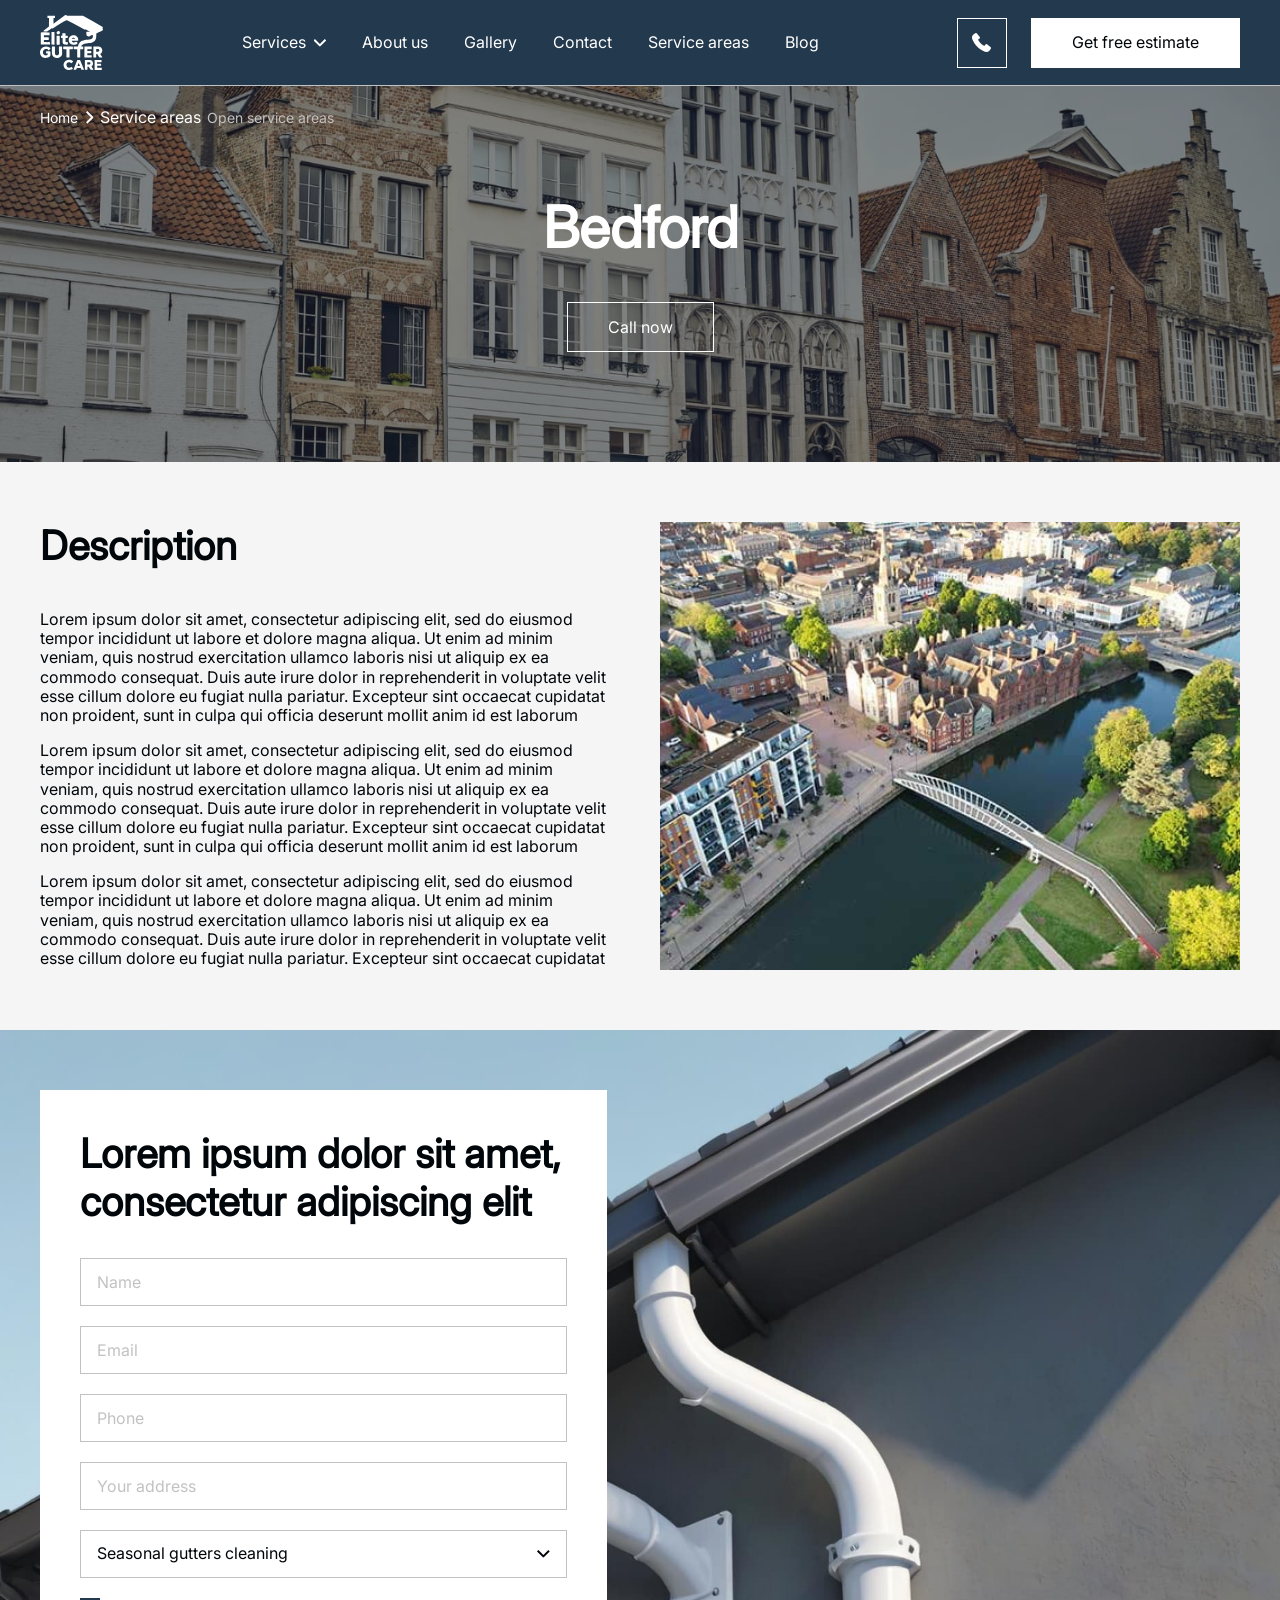
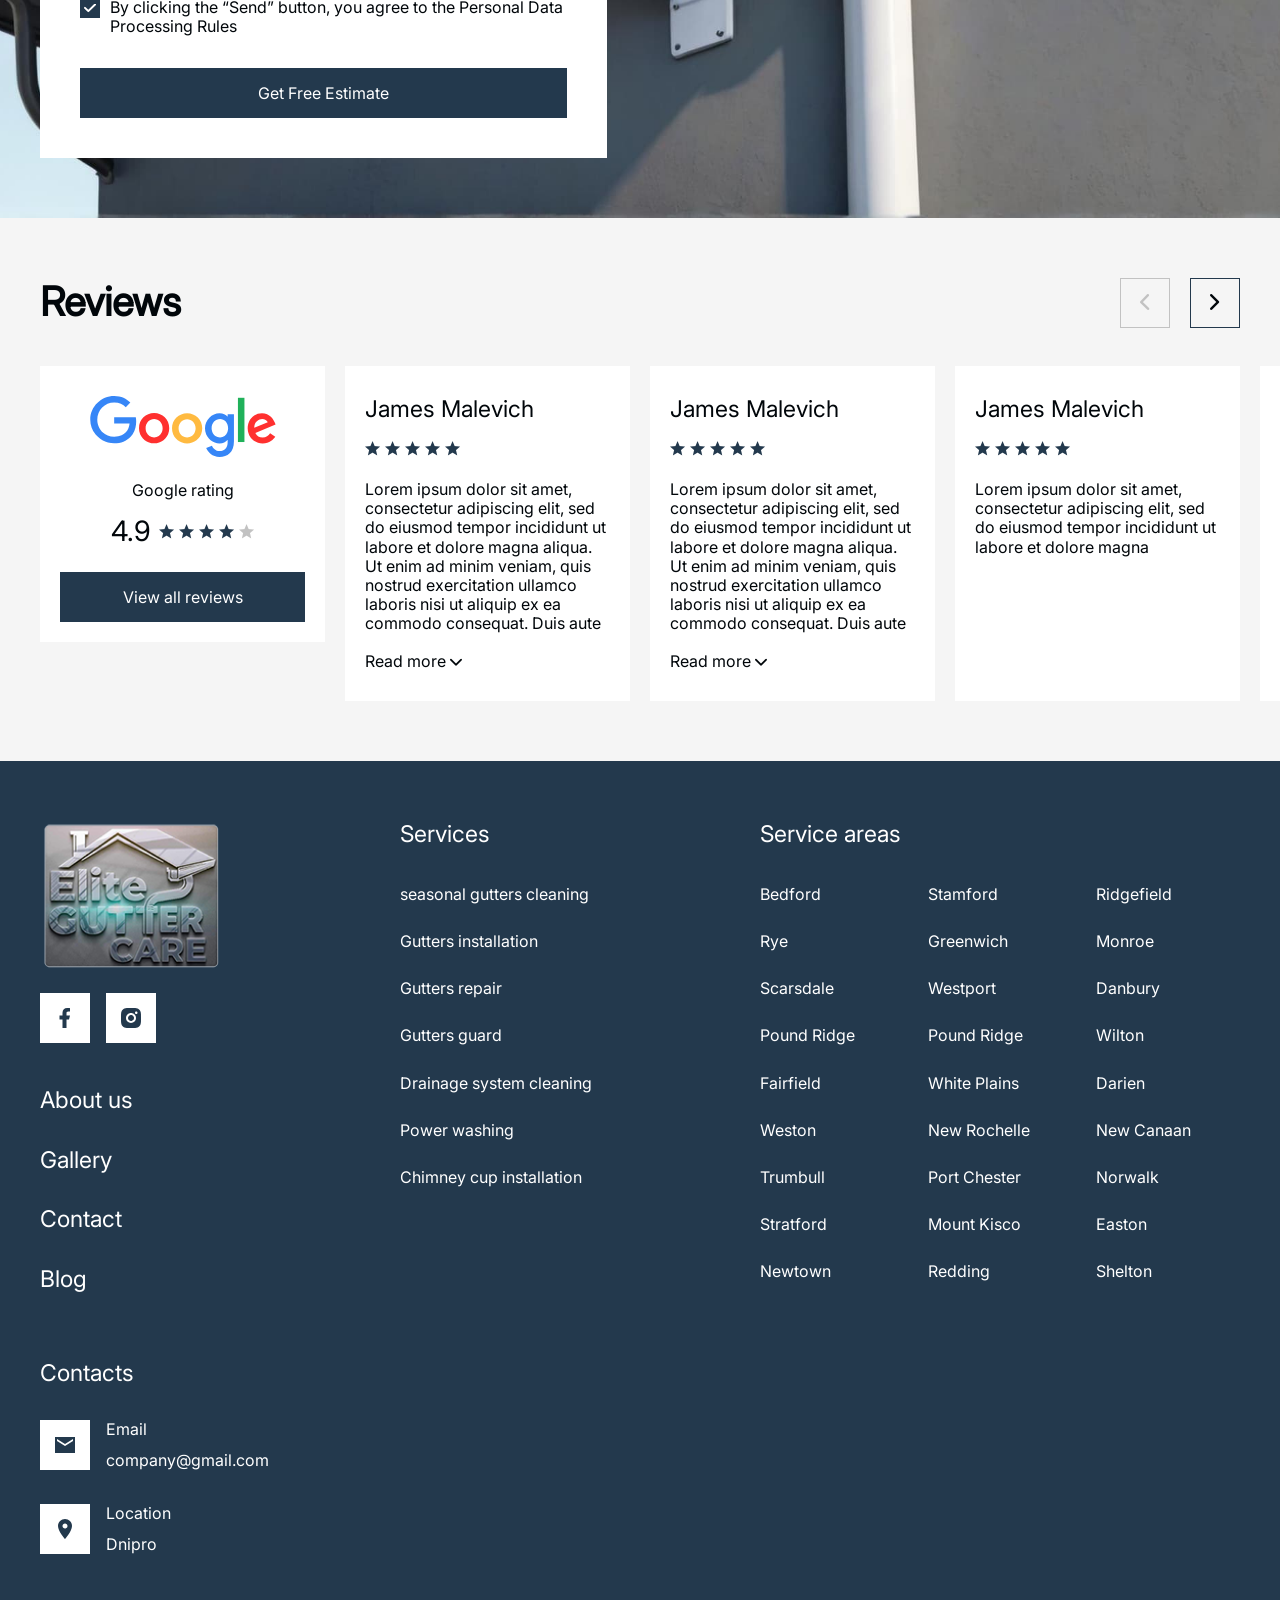
<file: bedford.html>
<!doctype html>
<html lang="en">
	<head>
		<meta charset="UTF-8">
		<meta name="viewport" content="width=device-width, initial-scale=1.0">
		<link rel="preload" href="./assets/fonts/Inter.woff2" as="font" type="font/woff2" crossorigin="anonymous">
		<link rel="shortcut icon" href="./assets/img/favicon.ico">
		<title>Bedford Page</title>
		<script type="module" crossorigin="" src="./js/app.min.js?v=1765008252215"></script>
		<link rel="stylesheet" crossorigin="" href="./css/app.min.css?v=1765008252215">
	</head>
	<body>
		<div class="wrapper">
			<header data-fls-header="" data-fls-header-scroll="" class="header">
				<div class="header__container">
					<div class="header__logo">
						<img src="./assets/img/logo-white.svg" alt="logo">
					</div>
					<div class="header__menu menu">
						<nav class="menu__nav">
							<ul class="menu__list">
								<li class="menu__item">
									<a class="menu__link" href="service.html">Services</a>
									<ul class="sublist">
										<li class="sublist__item">
											<a class="sublist__link" href="cleaning.html">Seasonal gutters cleaning</a>
										</li>
										<li class="sublist__item">
											<a class="sublist__link" href="#">Gutters installation</a>
										</li>
										<li class="sublist__item">
											<a class="sublist__link" href="#">Gutters guard</a>
										</li>
										<li class="sublist__item">
											<a class="sublist__link" href="#">Gutters repair</a>
										</li>
										<li class="sublist__item">
											<a class="sublist__link" href="#">Drainage system cleaning</a>
										</li>
										<li class="sublist__item">
											<a class="sublist__link" href="#">Power washing</a>
										</li>
										<li class="sublist__item">
											<a class="sublist__link" href="#">Chimney cup installation</a>
										</li>
									</ul>
								</li>
								<li class="menu__item">
									<a class="menu__link" href="about.html">About us</a>
								</li>
								<li class="menu__item">
									<a class="menu__link" href="gallery.html">Gallery</a>
								</li>
								<li class="menu__item">
									<a class="menu__link" href="contacts.html">Contact</a>
								</li>
								<li class="menu__item">
									<a class="menu__link" href="areas.html">Service areas</a>
								</li>
								<li class="menu__item">
									<a class="menu__link" href="blog.html">Blog</a>
								</li>
							</ul>
						</nav>
						<div class="header__social social">
							<ul class="social__list">
								<li class="social__item">
									<a class="social__link" href="#" aria-label="facebook" target="_blank" rel="noopener">
										<svg width="11" height="20" viewbox="0 0 11 20" fill="none" xmlns="http://www.w3.org/2000/svg">
											<path d="M7 11.5H9.5L10.5 7.5H7V5.5C7 4.47 7 3.5 9 3.5H10.5V0.14C10.174 0.0970001 8.943 0 7.643 0C4.928 0 3 1.657 3 4.7V7.5H0V11.5H3V20H7V11.5Z" fill="#23394D"></path>
										</svg>
									</a>
								</li>
								<li class="social__item">
									<a class="social__link" href="#" aria-label="instagram" target="_blank" rel="noopener">
										<svg width="20" height="20" viewbox="0 0 20 20" fill="none" xmlns="http://www.w3.org/2000/svg">
											<path d="M11.0286 0C12.1536 0.003 12.7246 0.009 13.2176 0.023L13.4116 0.03C13.6356 0.038 13.8566 0.0479999 14.1236 0.0599999C15.1876 0.11 15.9136 0.278 16.5506 0.525C17.2106 0.779 17.7666 1.123 18.3226 1.678C18.8313 2.17773 19.2248 2.78247 19.4756 3.45C19.7226 4.087 19.8906 4.813 19.9406 5.878C19.9526 6.144 19.9626 6.365 19.9706 6.59L19.9766 6.784C19.9916 7.276 19.9976 7.847 19.9996 8.972L20.0006 9.718V11.028C20.003 11.7574 19.9953 12.4868 19.9776 13.216L19.9716 13.41C19.9636 13.635 19.9536 13.856 19.9416 14.122C19.8916 15.187 19.7216 15.912 19.4756 16.55C19.2248 17.2175 18.8313 17.8223 18.3226 18.322C17.8228 18.8307 17.2181 19.2242 16.5506 19.475C15.9136 19.722 15.1876 19.89 14.1236 19.94L13.4116 19.97L13.2176 19.976C12.7246 19.99 12.1536 19.997 11.0286 19.999L10.2826 20H8.97357C8.24383 20.0026 7.51409 19.9949 6.78457 19.977L6.59057 19.971C6.35318 19.962 6.11584 19.9517 5.87857 19.94C4.81457 19.89 4.08857 19.722 3.45057 19.475C2.7834 19.2241 2.17901 18.8306 1.67957 18.322C1.17051 17.8224 0.776678 17.2176 0.525569 16.55C0.278569 15.913 0.110569 15.187 0.0605687 14.122L0.0305688 13.41L0.0255689 13.216C0.00713493 12.4868 -0.00119929 11.7574 0.000568797 11.028V8.972C-0.0021991 8.2426 0.00513501 7.5132 0.0225689 6.784L0.0295688 6.59C0.0375688 6.365 0.0475688 6.144 0.0595688 5.878C0.109569 4.813 0.277569 4.088 0.524569 3.45C0.776263 2.7822 1.17079 2.17744 1.68057 1.678C2.17972 1.16955 2.78376 0.776074 3.45057 0.525C4.08857 0.278 4.81357 0.11 5.87857 0.0599999C6.14457 0.0479999 6.36657 0.038 6.59057 0.03L6.78457 0.0239999C7.51376 0.00623271 8.24316 -0.0014347 8.97257 0.000999928L11.0286 0ZM10.0006 5C8.67449 5 7.40272 5.52678 6.46503 6.46447C5.52735 7.40215 5.00057 8.67392 5.00057 10C5.00057 11.3261 5.52735 12.5979 6.46503 13.5355C7.40272 14.4732 8.67449 15 10.0006 15C11.3267 15 12.5984 14.4732 13.5361 13.5355C14.4738 12.5979 15.0006 11.3261 15.0006 10C15.0006 8.67392 14.4738 7.40215 13.5361 6.46447C12.5984 5.52678 11.3267 5 10.0006 5ZM10.0006 7C10.3945 6.99993 10.7847 7.07747 11.1487 7.22817C11.5127 7.37887 11.8434 7.5998 12.122 7.87833C12.4007 8.15686 12.6217 8.48754 12.7725 8.85149C12.9233 9.21544 13.001 9.60553 13.0011 9.9995C13.0011 10.3935 12.9236 10.7836 12.7729 11.1476C12.6222 11.5116 12.4013 11.8423 12.1227 12.121C11.8442 12.3996 11.5135 12.6206 11.1496 12.7714C10.7856 12.9223 10.3955 12.9999 10.0016 13C9.20592 13 8.44286 12.6839 7.88025 12.1213C7.31764 11.5587 7.00157 10.7956 7.00157 10C7.00157 9.20435 7.31764 8.44129 7.88025 7.87868C8.44286 7.31607 9.20592 7 10.0016 7M15.2516 3.5C14.92 3.5 14.6021 3.6317 14.3677 3.86612C14.1333 4.10054 14.0016 4.41848 14.0016 4.75C14.0016 5.08152 14.1333 5.39946 14.3677 5.63388C14.6021 5.8683 14.92 6 15.2516 6C15.5831 6 15.901 5.8683 16.1355 5.63388C16.3699 5.39946 16.5016 5.08152 16.5016 4.75C16.5016 4.41848 16.3699 4.10054 16.1355 3.86612C15.901 3.6317 15.5831 3.5 15.2516 3.5Z" fill="#23394D"></path>
										</svg>
									</a>
								</li>
							</ul>
						</div>
					</div>
					<a class="header__btn --icon-phone" href="tel:+15575952337"></a>
					<button type="button" data-fls-popup-link="contact-us" class="button">Get free estimate</button>
					<button type="button" data-fls-menu="" class="header__icon icon-menu">
						<span></span>
					</button>
				</div>
			</header>
			<main class="page page--bedford">
				<!-- Banner -->
				<section class="banner">
					<div class="breadcrumbs">
						<div class="breadcrumbs__container">
							<nav class="breadcrumbs__nav">
								<a class="breadcrumbs__link breadcrumbs__link--main" href="/gutter-care">Home</a>
								<a class="breadcrumbs__link--main" href="areas.html">Service areas</a>
								<div class="breadcrumbs__link breadcrumbs__link--last">Open service areas</div>
							</nav>
						</div>
					</div>
					<div class="banner__bg">
						<img src="./assets/img/areas/01.jpg" alt="Bedford">
					</div>
					<div class="banner__container">
						<h1 class="banner__title">Bedford</h1>
						<a href="tel:+15575952337" class="banner__btn button button--border">Call now</a>
					</div>
				</section>
				<!-- description -->
				<section class="section block-description">
					<div class="block-description__container">
						<div class="block-description__row">
							<div class="block-description__content">
								<h2 class="block-description__title title">Description</h2>
								<div class="text-formatted">
									<p>
										Lorem ipsum dolor sit amet, consectetur adipiscing elit, sed do eiusmod tempor incididunt ut
                            labore et dolore magna
                            aliqua. Ut enim ad minim veniam, quis nostrud exercitation ullamco laboris nisi ut aliquip
                            ex ea commodo consequat. Duis
                            aute irure dolor in reprehenderit in voluptate velit esse cillum dolore eu fugiat nulla
                            pariatur. Excepteur sint
                            occaecat cupidatat non proident, sunt in culpa qui officia deserunt mollit anim id est
                            laborum
									</p>
									<p>
										Lorem ipsum dolor sit amet, consectetur adipiscing elit, sed do eiusmod tempor incididunt ut
                            labore et dolore magna
                            aliqua. Ut enim ad minim veniam, quis nostrud exercitation ullamco laboris nisi ut aliquip
                            ex ea commodo consequat. Duis
                            aute irure dolor in reprehenderit in voluptate velit esse cillum dolore eu fugiat nulla
                            pariatur. Excepteur sint
                            occaecat cupidatat non proident, sunt in culpa qui officia deserunt mollit anim id est
                            laborum
									</p>
									<p>
										Lorem ipsum dolor sit amet, consectetur adipiscing elit, sed do eiusmod tempor incididunt ut
                            labore et dolore magna
                            aliqua. Ut enim ad minim veniam, quis nostrud exercitation ullamco laboris nisi ut aliquip
                            ex ea commodo consequat. Duis
                            aute irure dolor in reprehenderit in voluptate velit esse cillum dolore eu fugiat nulla
                            pariatur. Excepteur sint
                            occaecat cupidatat non proident, sunt in culpa qui officia deserunt mollit anim id est
                            laborum
									</p>
								</div>
							</div>
							<div class="block-description__img">
								<img src="./assets/img/description.jpg" alt="description" loading="lazy">
							</div>
						</div>
					</div>
				</section>
				<!-- Form -->
				<section class="section form">
					<div class="form__container">
						<div class="form__bg">
							<img src="./assets/img/form-bg.jpg" alt="form" loading="lazy">
						</div>
						<div class="form__inner">
							<form action="#">
								<h2 class="form-title title">
									Lorem ipsum dolor sit amet,
                        consectetur adipiscing elit
								</h2>
								<div class="form-group">
									<input autocomplete="off" type="text" name="name" placeholder="Name" class="input" required>
								</div>
								<div class="form-group">
									<input autocomplete="off" type="email" name="email" placeholder="Email" class="input" required>
								</div>
								<div class="form-group">
									<input autocomplete="off" type="tel" name="phone" placeholder="Phone" class="input" required>
								</div>
								<div class="form-group">
									<input autocomplete="off" type="text" name="phone" placeholder="Your address" class="input" required>
								</div>
								<div class="form-group">
									<select name="Service" data-fls-select="" data-fls-select-modif="form">
										<option value="1" selected>Seasonal gutters cleaning</option>
										<option value="2">Gutters installation</option>
										<option value="3">Gutters repair</option>
										<option value="4">Gutters guard</option>
										<option value="5">Drainage system cleaning</option>
										<option value="6">Power washing</option>
										<option value="7">Chimney cup installation</option>
									</select>
								</div>
								<label class="form-checkbox">
									<input checked type="checkbox" value="you-agree" name="Data Processing Rules">
									<span class="form-checkbox__icon"></span>
									<span class="form-checkbox__text">
										By clicking the “Send” button, you agree to the Personal Data
                            Processing Rules
									</span>
								</label>
								<button class="button button--accent" type="submit">Get Free Estimate</button>
							</form>
						</div>
					</div>
				</section>
				<!-- Reviews -->
				<section class="section reviews">
					<div class="reviews__container">
						<h2 class="reviews__title title">Reviews</h2>
						<div class="reviews__row">
							<div class="reviews__google google-reviews">
								<div class="google-reviews__logo">
									<img src="./assets/img/google-text.svg" alt="google" loading="lazy">
								</div>
								<div class="google-reviews__body">
									<div class="google-reviews__title">Google rating</div>
									<div class="google-reviews__reting">
										<div class="google-reviews__number">4.9</div>
										<div class="google-reviews__stars">
											<div class="star --icon-star"></div>
											<div class="star --icon-star"></div>
											<div class="star --icon-star"></div>
											<div class="star --icon-star"></div>
											<div class="star disabled --icon-star"></div>
										</div>
									</div>
								</div>
								<a class="button button--accent" href="#">View all reviews</a>
							</div>
							<div data-fls-slider="" class="reviews__slider swiper">
								<div class="reviews__wrapper swiper-wrapper">
									<div class="reviews__slide swiper-slide">
										<div class="review">
											<div class="review__name">James Malevich</div>
											<div class="review__reting">
												<div class="review__stars">
													<div class="star --icon-star"></div>
													<div class="star --icon-star"></div>
													<div class="star --icon-star"></div>
													<div class="star --icon-star"></div>
													<div class="star --icon-star"></div>
												</div>
											</div>
											<div data-fls-showmore="" data-fls-showmore-content="50" class="review__showmore">
												<div data-fls-showmore-content="" class="review__content">
													Lorem ipsum dolor sit
                                        amet,
                                        consectetur adipiscing elit, sed do eiusmod tempor incididunt ut labore et
                                        dolore
                                        magna
                                        aliqua. Ut enim ad minim veniam, quis nostrud exercitation ullamco laboris
                                        nisi
                                        ut
                                        aliquip ex ea commodo consequat. Duis
                                        aute irure dolor in reprehenderit in voluptate velit esse cillum dolore eu
                                        fugiat
                                        nulla pariatur
                                        aute irure dolor in reprehenderit in voluptate velit esse cillum dolore eu
                                        fugiat
                                        nulla pariatur
												</div>
												<button hidden data-fls-showmore-button="" type="button" class="review__more --icon-arrow-down">
													<span>Read
                                            more</span>
													<span>Hide</span>
												</button>
											</div>
										</div>
									</div>
									<div class="reviews__slide swiper-slide">
										<div class="review">
											<div class="review__name">James Malevich</div>
											<div class="review__reting">
												<div class="review__stars">
													<div class="star --icon-star"></div>
													<div class="star --icon-star"></div>
													<div class="star --icon-star"></div>
													<div class="star --icon-star"></div>
													<div class="star --icon-star"></div>
												</div>
											</div>
											<div data-fls-showmore="" data-fls-showmore-content="50" class="review__showmore">
												<div data-fls-showmore-content="" class="review__content">
													Lorem ipsum dolor sit
                                        amet,
                                        consectetur adipiscing elit, sed do eiusmod tempor incididunt ut labore et
                                        dolore
                                        magna
                                        aliqua. Ut enim ad minim veniam, quis nostrud exercitation ullamco laboris
                                        nisi
                                        ut
                                        aliquip ex ea commodo consequat. Duis
                                        aute irure dolor in reprehenderit in voluptate velit esse cillum dolore eu
                                        fugiat
                                        nulla pariatur
                                        aute irure dolor in reprehenderit in voluptate velit esse cillum dolore eu
                                        fugiat
                                        nulla pariatur
												</div>
												<button hidden data-fls-showmore-button="" type="button" class="review__more --icon-arrow-down">
													<span>Read
                                            more</span>
													<span>Hide</span>
												</button>
											</div>
										</div>
									</div>
									<div class="reviews__slide swiper-slide">
										<div class="review">
											<div class="review__name">James Malevich</div>
											<div class="review__reting">
												<div class="review__stars">
													<div class="star --icon-star"></div>
													<div class="star --icon-star"></div>
													<div class="star --icon-star"></div>
													<div class="star --icon-star"></div>
													<div class="star --icon-star"></div>
												</div>
											</div>
											<div data-fls-showmore="" data-fls-showmore-content="50" class="review__showmore">
												<div data-fls-showmore-content="" class="review__content">
													Lorem ipsum dolor sit
                                        amet,
                                        consectetur adipiscing elit, sed do eiusmod tempor incididunt ut labore et
                                        dolore
                                        magna
												</div>
												<button hidden data-fls-showmore-button="" type="button" class="review__more --icon-arrow-down">
													<span>Read
                                            more</span>
													<span>Hide</span>
												</button>
											</div>
										</div>
									</div>
									<div class="reviews__slide swiper-slide">
										<div class="review">
											<div class="review__name">Milana Malevich</div>
											<div class="review__reting">
												<div class="review__stars">
													<div class="star --icon-star"></div>
													<div class="star --icon-star"></div>
													<div class="star --icon-star"></div>
													<div class="star --icon-star"></div>
													<div class="star --icon-star"></div>
												</div>
											</div>
											<div data-fls-showmore="" data-fls-showmore-content="50" class="review__showmore">
												<div data-fls-showmore-content="" class="review__content">
													Lorem ipsum dolor sit
                                        amet,
                                        consectetur adipiscing elit, sed do eiusmod tempor incididunt ut labore et
                                        dolore
                                        magna
                                        aliqua. Ut enim ad minim veniam, quis nostrud exercitation ullamco laboris
                                        nisi
                                        ut
                                        aliquip ex ea commodo consequat. Duis
                                        aute irure dolor in reprehenderit in voluptate velit esse cillum dolore eu
                                        fugiat
                                        nulla pariatur
                                        aute irure dolor in reprehenderit in voluptate velit esse cillum dolore eu
                                        fugiat
                                        nulla pariatur
												</div>
												<button hidden data-fls-showmore-button="" type="button" class="review__more --icon-arrow-down">
													<span>Read
                                            more</span>
													<span>Hide</span>
												</button>
											</div>
										</div>
									</div>
								</div>
								<div class="swiper-nav">
									<button class="swiper-button-prev --icon-arrow-prev" type="button"></button>
									<button class="swiper-button-next --icon-arrow-next" type="button"></button>
								</div>
								<div class="swiper-pagination"></div>
							</div>
						</div>
						<a class="reviews__btn button button--accent" href="#">View all reviews</a>
					</div>
				</section>
			</main>
			<footer data-fls-footer="" class="footer">
				<div class="footer__container">
					<div class="footer__inner">
						<div class="footer__info">
							<div class="footer__logo">
								<img src="./assets/img/logo.png" alt="logo">
							</div>
							<div class="footer__social social">
								<ul class="social__list">
									<li class="social__item">
										<a class="social__link" href="#" aria-label="facebook" target="_blank" rel="noopener">
											<svg width="11" height="20" viewbox="0 0 11 20" fill="none" xmlns="http://www.w3.org/2000/svg">
												<path d="M7 11.5H9.5L10.5 7.5H7V5.5C7 4.47 7 3.5 9 3.5H10.5V0.14C10.174 0.0970001 8.943 0 7.643 0C4.928 0 3 1.657 3 4.7V7.5H0V11.5H3V20H7V11.5Z" fill="#23394D"></path>
											</svg>
										</a>
									</li>
									<li class="social__item">
										<a class="social__link" href="#" aria-label="instagram" target="_blank" rel="noopener">
											<svg width="20" height="20" viewbox="0 0 20 20" fill="none" xmlns="http://www.w3.org/2000/svg">
												<path d="M11.0286 0C12.1536 0.003 12.7246 0.009 13.2176 0.023L13.4116 0.03C13.6356 0.038 13.8566 0.0479999 14.1236 0.0599999C15.1876 0.11 15.9136 0.278 16.5506 0.525C17.2106 0.779 17.7666 1.123 18.3226 1.678C18.8313 2.17773 19.2248 2.78247 19.4756 3.45C19.7226 4.087 19.8906 4.813 19.9406 5.878C19.9526 6.144 19.9626 6.365 19.9706 6.59L19.9766 6.784C19.9916 7.276 19.9976 7.847 19.9996 8.972L20.0006 9.718V11.028C20.003 11.7574 19.9953 12.4868 19.9776 13.216L19.9716 13.41C19.9636 13.635 19.9536 13.856 19.9416 14.122C19.8916 15.187 19.7216 15.912 19.4756 16.55C19.2248 17.2175 18.8313 17.8223 18.3226 18.322C17.8228 18.8307 17.2181 19.2242 16.5506 19.475C15.9136 19.722 15.1876 19.89 14.1236 19.94L13.4116 19.97L13.2176 19.976C12.7246 19.99 12.1536 19.997 11.0286 19.999L10.2826 20H8.97357C8.24383 20.0026 7.51409 19.9949 6.78457 19.977L6.59057 19.971C6.35318 19.962 6.11584 19.9517 5.87857 19.94C4.81457 19.89 4.08857 19.722 3.45057 19.475C2.7834 19.2241 2.17901 18.8306 1.67957 18.322C1.17051 17.8224 0.776678 17.2176 0.525569 16.55C0.278569 15.913 0.110569 15.187 0.0605687 14.122L0.0305688 13.41L0.0255689 13.216C0.00713493 12.4868 -0.00119929 11.7574 0.000568797 11.028V8.972C-0.0021991 8.2426 0.00513501 7.5132 0.0225689 6.784L0.0295688 6.59C0.0375688 6.365 0.0475688 6.144 0.0595688 5.878C0.109569 4.813 0.277569 4.088 0.524569 3.45C0.776263 2.7822 1.17079 2.17744 1.68057 1.678C2.17972 1.16955 2.78376 0.776074 3.45057 0.525C4.08857 0.278 4.81357 0.11 5.87857 0.0599999C6.14457 0.0479999 6.36657 0.038 6.59057 0.03L6.78457 0.0239999C7.51376 0.00623271 8.24316 -0.0014347 8.97257 0.000999928L11.0286 0ZM10.0006 5C8.67449 5 7.40272 5.52678 6.46503 6.46447C5.52735 7.40215 5.00057 8.67392 5.00057 10C5.00057 11.3261 5.52735 12.5979 6.46503 13.5355C7.40272 14.4732 8.67449 15 10.0006 15C11.3267 15 12.5984 14.4732 13.5361 13.5355C14.4738 12.5979 15.0006 11.3261 15.0006 10C15.0006 8.67392 14.4738 7.40215 13.5361 6.46447C12.5984 5.52678 11.3267 5 10.0006 5ZM10.0006 7C10.3945 6.99993 10.7847 7.07747 11.1487 7.22817C11.5127 7.37887 11.8434 7.5998 12.122 7.87833C12.4007 8.15686 12.6217 8.48754 12.7725 8.85149C12.9233 9.21544 13.001 9.60553 13.0011 9.9995C13.0011 10.3935 12.9236 10.7836 12.7729 11.1476C12.6222 11.5116 12.4013 11.8423 12.1227 12.121C11.8442 12.3996 11.5135 12.6206 11.1496 12.7714C10.7856 12.9223 10.3955 12.9999 10.0016 13C9.20592 13 8.44286 12.6839 7.88025 12.1213C7.31764 11.5587 7.00157 10.7956 7.00157 10C7.00157 9.20435 7.31764 8.44129 7.88025 7.87868C8.44286 7.31607 9.20592 7 10.0016 7M15.2516 3.5C14.92 3.5 14.6021 3.6317 14.3677 3.86612C14.1333 4.10054 14.0016 4.41848 14.0016 4.75C14.0016 5.08152 14.1333 5.39946 14.3677 5.63388C14.6021 5.8683 14.92 6 15.2516 6C15.5831 6 15.901 5.8683 16.1355 5.63388C16.3699 5.39946 16.5016 5.08152 16.5016 4.75C16.5016 4.41848 16.3699 4.10054 16.1355 3.86612C15.901 3.6317 15.5831 3.5 15.2516 3.5Z" fill="#23394D"></path>
											</svg>
										</a>
									</li>
								</ul>
							</div>
						</div>
						<div class="footer__col">
							<nav class="footer__nav footer__nav--main">
								<ul>
									<li>
										<a href="about.html">About us</a>
									</li>
									<li>
										<a href="gallery.html">Gallery</a>
									</li>
									<li>
										<a href="contacts.html">Contact</a>
									</li>
									<li>
										<a href="blog.html">Blog</a>
									</li>
								</ul>
							</nav>
						</div>
						<div class="footer__col">
							<h2 class="footer__title">Services</h2>
							<nav class="footer__nav">
								<ul>
									<li>
										<a href="cleaning.html">seasonal gutters cleaning</a>
									</li>
									<li>
										<a href="cleaning.html">Gutters installation</a>
									</li>
									<li>
										<a href="cleaning.html">Gutters repair</a>
									</li>
									<li>
										<a href="cleaning.html">Gutters guard</a>
									</li>
									<li>
										<a href="cleaning.html">Drainage system cleaning</a>
									</li>
									<li>
										<a href="cleaning.html">Power washing</a>
									</li>
									<li>
										<a href="cleaning.html">Chimney cup installation</a>
									</li>
								</ul>
							</nav>
						</div>
						<div class="footer__col">
							<h2 class="footer__title">Service areas</h2>
							<nav class="footer__nav">
								<ul>
									<li>
										<a href="bedford.html">Bedford</a>
									</li>
									<li>
										<a href="bedford.html">Stamford</a>
									</li>
									<li>
										<a href="bedford.html">Ridgefield</a>
									</li>
									<li>
										<a href="bedford.html">Rye</a>
									</li>
									<li>
										<a href="bedford.html">Greenwich</a>
									</li>
									<li>
										<a href="bedford.html">Monroe</a>
									</li>
									<li>
										<a href="bedford.html">Scarsdale</a>
									</li>
									<li>
										<a href="bedford.html">Westport</a>
									</li>
									<li>
										<a href="bedford.html">Danbury</a>
									</li>
									<li>
										<a href="bedford.html">Pound Ridge</a>
									</li>
									<li>
										<a href="bedford.html">Pound Ridge</a>
									</li>
									<li>
										<a href="bedford.html">Wilton</a>
									</li>
									<li>
										<a href="bedford.html">Fairfield</a>
									</li>
									<li>
										<a href="bedford.html">White Plains</a>
									</li>
									<li>
										<a href="bedford.html">Darien</a>
									</li>
									<li>
										<a href="bedford.html">Weston</a>
									</li>
									<li>
										<a href="bedford.html">New Rochelle</a>
									</li>
									<li>
										<a href="bedford.html">New Canaan</a>
									</li>
									<li>
										<a href="bedford.html">Trumbull</a>
									</li>
									<li>
										<a href="bedford.html">Port Chester</a>
									</li>
									<li>
										<a href="bedford.html">Norwalk</a>
									</li>
									<li>
										<a href="bedford.html">Stratford</a>
									</li>
									<li>
										<a href="bedford.html">Mount Kisco</a>
									</li>
									<li>
										<a href="bedford.html">Easton</a>
									</li>
									<li>
										<a href="bedford.html">Newtown</a>
									</li>
									<li>
										<a href="bedford.html">Redding</a>
									</li>
									<li>
										<a href="bedford.html">Shelton</a>
									</li>
								</ul>
							</nav>
						</div>
					</div>
					<div class="footer__bottom">
						<h2 class="footer__title">Contacts</h2>
						<div class="footer__contacts">
							<div class="footer__contact-item contact-item">
								<div class="contact-item__icon">
									<svg width="20" height="16" viewbox="0 0 20 16" fill="none" xmlns="http://www.w3.org/2000/svg">
										<path d="M20 0H0V16H20V0ZM18 4L10 9L2 4V2L10 7L18 2V4Z" fill="#23394D"></path>
									</svg>
								</div>
								<div class="contact-item__content">
									<div class="contact-item__label">Email</div>
									<div class="contact-item__text">
										<a href="mailto:company@gmail.com">company@gmail.com</a>
									</div>
								</div>
							</div>
							<div class="footer__contact-item contact-item">
								<div class="contact-item__icon">
									<svg width="14" height="20" viewbox="0 0 14 20" fill="none" xmlns="http://www.w3.org/2000/svg">
										<path d="M7 9.5C6.33696 9.5 5.70107 9.23661 5.23223 8.76777C4.76339 8.29893 4.5 7.66304 4.5 7C4.5 6.33696 4.76339 5.70107 5.23223 5.23223C5.70107 4.76339 6.33696 4.5 7 4.5C7.66304 4.5 8.29893 4.76339 8.76777 5.23223C9.23661 5.70107 9.5 6.33696 9.5 7C9.5 7.3283 9.43534 7.65339 9.3097 7.95671C9.18406 8.26002 8.99991 8.53562 8.76777 8.76777C8.53562 8.99991 8.26002 9.18406 7.95671 9.3097C7.65339 9.43534 7.3283 9.5 7 9.5ZM7 0C5.14348 0 3.36301 0.737498 2.05025 2.05025C0.737498 3.36301 0 5.14348 0 7C0 12.25 7 20 7 20C7 20 14 12.25 14 7C14 5.14348 13.2625 3.36301 11.9497 2.05025C10.637 0.737498 8.85652 0 7 0Z" fill="#23394D"></path>
									</svg>
								</div>
								<div class="contact-item__content">
									<div class="contact-item__label">Location</div>
									<div class="contact-item__text">
										<a href="#">Dnipro</a>
									</div>
								</div>
							</div>
						</div>
					</div>
				</div>
			</footer>
		</div>
		<div data-fls-popup="contact-us" aria-hidden="true" class="popup">
			<div data-fls-popup-wrapper="" class="popup__wrapper">
				<div data-fls-popup-body="" class="popup__body">
					<button data-fls-popup-close="" type="button" class="popup__close"></button>
					<div data-fls-popup-content="" class="popup__text">
						<form action="#">
							<h2 class="form-title title">Lorem ipsum dolor sit amet,
						consectetur adipiscing elit</h2>
							<div class="form-group">
								<input autocomplete="off" type="text" name="name" placeholder="Name" class="input" required>
							</div>
							<div class="form-group">
								<input autocomplete="off" type="email" name="email" placeholder="Email" class="input" required>
							</div>
							<div class="form-group">
								<input autocomplete="off" type="tel" name="phone" placeholder="Phone" class="input" required>
							</div>
							<div class="form-group">
								<input autocomplete="off" type="text" name="phone" placeholder="Your address" class="input" required>
							</div>
							<div class="form-group">
								<select name="Service" data-fls-select="" data-fls-select-modif="form">
									<option value="1" selected>Seasonal gutters cleaning</option>
									<option value="2">Gutters installation</option>
									<option value="3">Gutters repair</option>
									<option value="4">Gutters guard</option>
									<option value="5">Drainage system cleaning</option>
									<option value="6">Power washing</option>
									<option value="7">Chimney cup installation</option>
								</select>
							</div>
							<label class="form-checkbox">
								<input checked type="checkbox" value="you-agree" name="Data Processing Rules">
								<span class="form-checkbox__icon"></span>
								<span class="form-checkbox__text">
									By clicking the “Send” button, you agree to the Personal Data
							Processing Rules
								</span>
							</label>
							<button class="button button--accent" type="submit">Get Free Estimate</button>
						</form>
					</div>
				</div>
			</div>
		</div>
		<div data-fls-popup="form-success" aria-hidden="true" class="popup">
			<div data-fls-popup-wrapper="" class="popup__wrapper">
				<div data-fls-popup-body="" class="popup__body">
					<div data-fls-popup-content="" class="popup__content">
						<h3 class="popup__title">
							<span class="title-highlight">Форму</span>
							успішно відправлено!
						</h3>
						<button class="popup__btn btn button" type="button" data-fls-popup-close="">Закрити</button>
					</div>
				</div>
			</div>
		</div>
	</body>
</html>
</file>
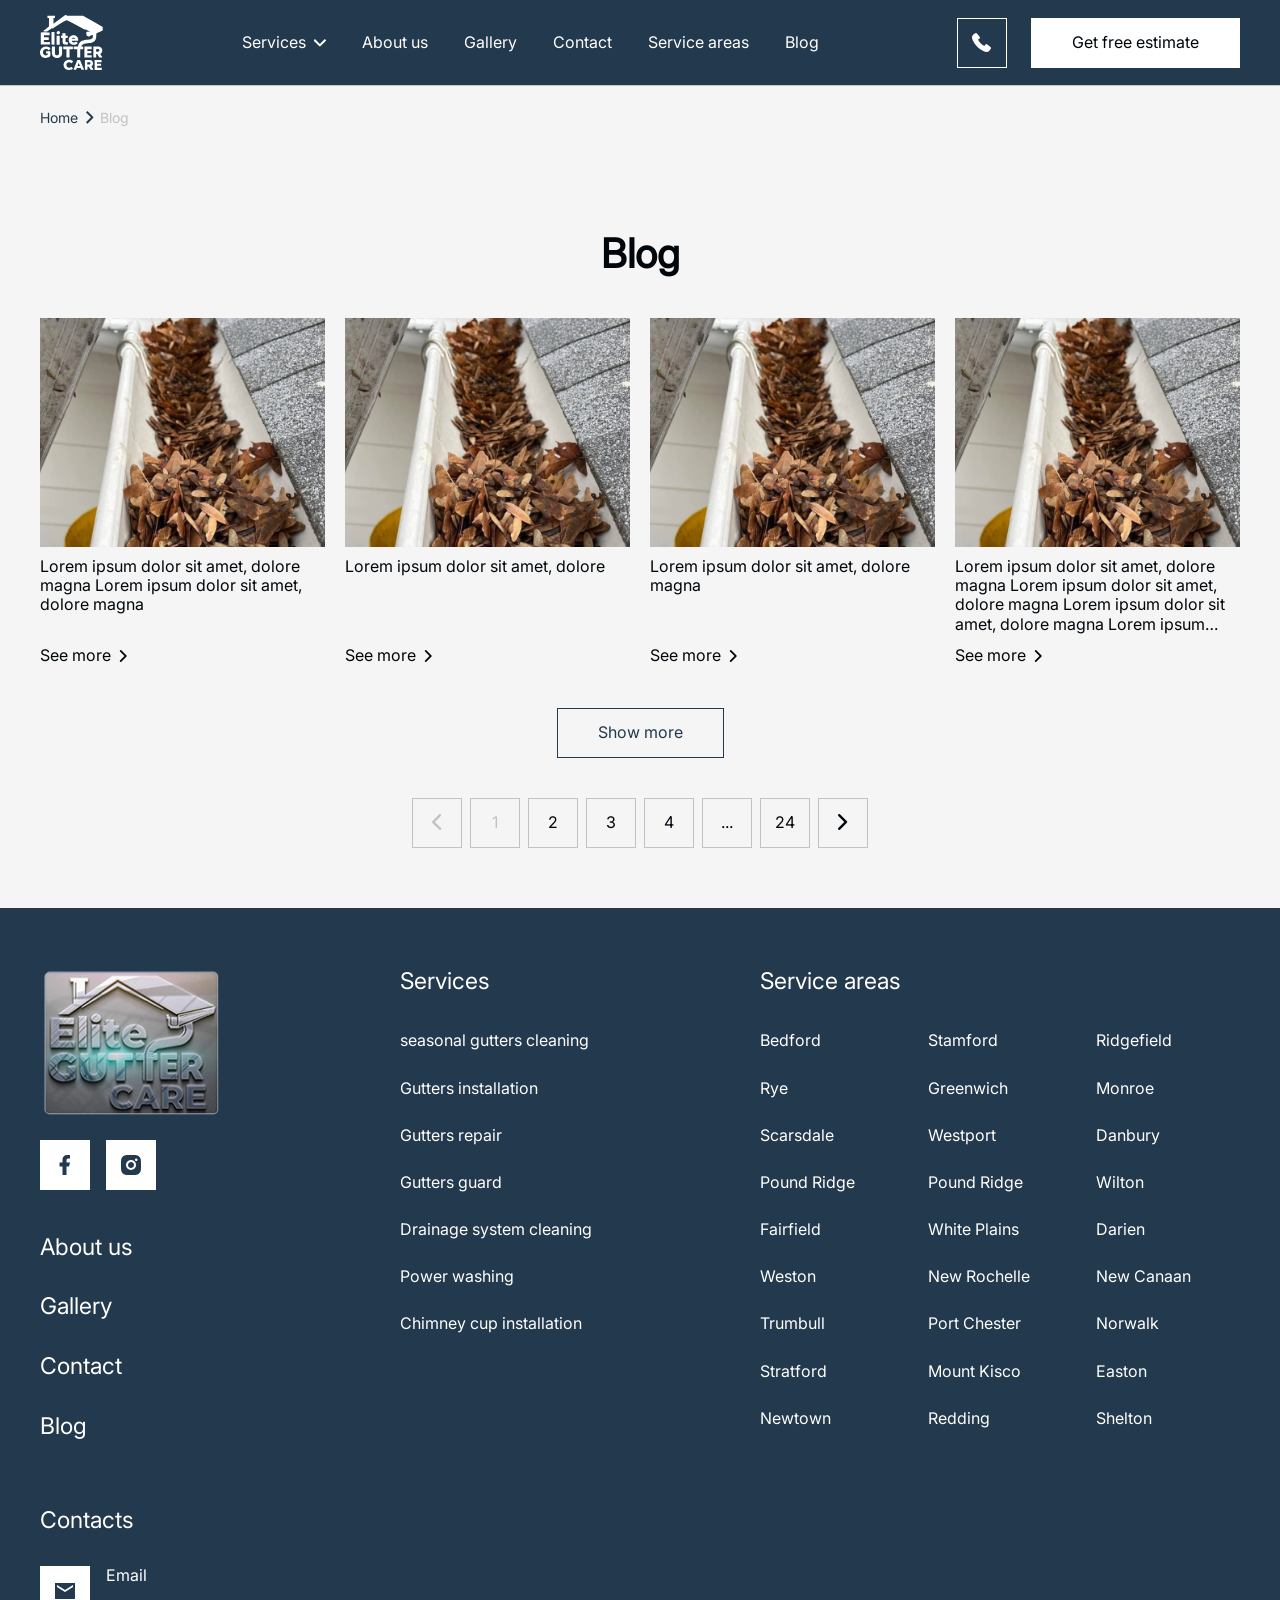
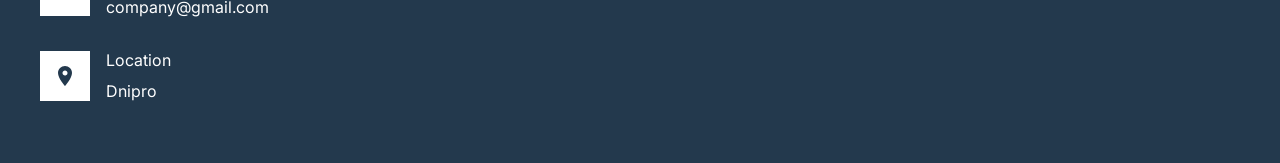
<file: blog.html>
<!doctype html>
<html lang="en">
	<head>
		<meta charset="UTF-8">
		<meta name="viewport" content="width=device-width, initial-scale=1.0">
		<link rel="preload" href="./assets/fonts/Inter.woff2" as="font" type="font/woff2" crossorigin="anonymous">
		<link rel="shortcut icon" href="./assets/img/favicon.ico">
		<title>Blog Page</title>
		<script type="module" crossorigin="" src="./js/app.min.js?v=1765008252215"></script>
		<link rel="stylesheet" crossorigin="" href="./css/app.min.css?v=1765008252215">
	</head>
	<body>
		<div class="wrapper">
			<header data-fls-header="" data-fls-header-scroll="" class="header">
				<div class="header__container">
					<div class="header__logo">
						<img src="./assets/img/logo-white.svg" alt="logo">
					</div>
					<div class="header__menu menu">
						<nav class="menu__nav">
							<ul class="menu__list">
								<li class="menu__item">
									<a class="menu__link" href="service.html">Services</a>
									<ul class="sublist">
										<li class="sublist__item">
											<a class="sublist__link" href="cleaning.html">Seasonal gutters cleaning</a>
										</li>
										<li class="sublist__item">
											<a class="sublist__link" href="#">Gutters installation</a>
										</li>
										<li class="sublist__item">
											<a class="sublist__link" href="#">Gutters guard</a>
										</li>
										<li class="sublist__item">
											<a class="sublist__link" href="#">Gutters repair</a>
										</li>
										<li class="sublist__item">
											<a class="sublist__link" href="#">Drainage system cleaning</a>
										</li>
										<li class="sublist__item">
											<a class="sublist__link" href="#">Power washing</a>
										</li>
										<li class="sublist__item">
											<a class="sublist__link" href="#">Chimney cup installation</a>
										</li>
									</ul>
								</li>
								<li class="menu__item">
									<a class="menu__link" href="about.html">About us</a>
								</li>
								<li class="menu__item">
									<a class="menu__link" href="gallery.html">Gallery</a>
								</li>
								<li class="menu__item">
									<a class="menu__link" href="contacts.html">Contact</a>
								</li>
								<li class="menu__item">
									<a class="menu__link" href="areas.html">Service areas</a>
								</li>
								<li class="menu__item">
									<a class="menu__link" href="blog.html">Blog</a>
								</li>
							</ul>
						</nav>
						<div class="header__social social">
							<ul class="social__list">
								<li class="social__item">
									<a class="social__link" href="#" aria-label="facebook" target="_blank" rel="noopener">
										<svg width="11" height="20" viewbox="0 0 11 20" fill="none" xmlns="http://www.w3.org/2000/svg">
											<path d="M7 11.5H9.5L10.5 7.5H7V5.5C7 4.47 7 3.5 9 3.5H10.5V0.14C10.174 0.0970001 8.943 0 7.643 0C4.928 0 3 1.657 3 4.7V7.5H0V11.5H3V20H7V11.5Z" fill="#23394D"></path>
										</svg>
									</a>
								</li>
								<li class="social__item">
									<a class="social__link" href="#" aria-label="instagram" target="_blank" rel="noopener">
										<svg width="20" height="20" viewbox="0 0 20 20" fill="none" xmlns="http://www.w3.org/2000/svg">
											<path d="M11.0286 0C12.1536 0.003 12.7246 0.009 13.2176 0.023L13.4116 0.03C13.6356 0.038 13.8566 0.0479999 14.1236 0.0599999C15.1876 0.11 15.9136 0.278 16.5506 0.525C17.2106 0.779 17.7666 1.123 18.3226 1.678C18.8313 2.17773 19.2248 2.78247 19.4756 3.45C19.7226 4.087 19.8906 4.813 19.9406 5.878C19.9526 6.144 19.9626 6.365 19.9706 6.59L19.9766 6.784C19.9916 7.276 19.9976 7.847 19.9996 8.972L20.0006 9.718V11.028C20.003 11.7574 19.9953 12.4868 19.9776 13.216L19.9716 13.41C19.9636 13.635 19.9536 13.856 19.9416 14.122C19.8916 15.187 19.7216 15.912 19.4756 16.55C19.2248 17.2175 18.8313 17.8223 18.3226 18.322C17.8228 18.8307 17.2181 19.2242 16.5506 19.475C15.9136 19.722 15.1876 19.89 14.1236 19.94L13.4116 19.97L13.2176 19.976C12.7246 19.99 12.1536 19.997 11.0286 19.999L10.2826 20H8.97357C8.24383 20.0026 7.51409 19.9949 6.78457 19.977L6.59057 19.971C6.35318 19.962 6.11584 19.9517 5.87857 19.94C4.81457 19.89 4.08857 19.722 3.45057 19.475C2.7834 19.2241 2.17901 18.8306 1.67957 18.322C1.17051 17.8224 0.776678 17.2176 0.525569 16.55C0.278569 15.913 0.110569 15.187 0.0605687 14.122L0.0305688 13.41L0.0255689 13.216C0.00713493 12.4868 -0.00119929 11.7574 0.000568797 11.028V8.972C-0.0021991 8.2426 0.00513501 7.5132 0.0225689 6.784L0.0295688 6.59C0.0375688 6.365 0.0475688 6.144 0.0595688 5.878C0.109569 4.813 0.277569 4.088 0.524569 3.45C0.776263 2.7822 1.17079 2.17744 1.68057 1.678C2.17972 1.16955 2.78376 0.776074 3.45057 0.525C4.08857 0.278 4.81357 0.11 5.87857 0.0599999C6.14457 0.0479999 6.36657 0.038 6.59057 0.03L6.78457 0.0239999C7.51376 0.00623271 8.24316 -0.0014347 8.97257 0.000999928L11.0286 0ZM10.0006 5C8.67449 5 7.40272 5.52678 6.46503 6.46447C5.52735 7.40215 5.00057 8.67392 5.00057 10C5.00057 11.3261 5.52735 12.5979 6.46503 13.5355C7.40272 14.4732 8.67449 15 10.0006 15C11.3267 15 12.5984 14.4732 13.5361 13.5355C14.4738 12.5979 15.0006 11.3261 15.0006 10C15.0006 8.67392 14.4738 7.40215 13.5361 6.46447C12.5984 5.52678 11.3267 5 10.0006 5ZM10.0006 7C10.3945 6.99993 10.7847 7.07747 11.1487 7.22817C11.5127 7.37887 11.8434 7.5998 12.122 7.87833C12.4007 8.15686 12.6217 8.48754 12.7725 8.85149C12.9233 9.21544 13.001 9.60553 13.0011 9.9995C13.0011 10.3935 12.9236 10.7836 12.7729 11.1476C12.6222 11.5116 12.4013 11.8423 12.1227 12.121C11.8442 12.3996 11.5135 12.6206 11.1496 12.7714C10.7856 12.9223 10.3955 12.9999 10.0016 13C9.20592 13 8.44286 12.6839 7.88025 12.1213C7.31764 11.5587 7.00157 10.7956 7.00157 10C7.00157 9.20435 7.31764 8.44129 7.88025 7.87868C8.44286 7.31607 9.20592 7 10.0016 7M15.2516 3.5C14.92 3.5 14.6021 3.6317 14.3677 3.86612C14.1333 4.10054 14.0016 4.41848 14.0016 4.75C14.0016 5.08152 14.1333 5.39946 14.3677 5.63388C14.6021 5.8683 14.92 6 15.2516 6C15.5831 6 15.901 5.8683 16.1355 5.63388C16.3699 5.39946 16.5016 5.08152 16.5016 4.75C16.5016 4.41848 16.3699 4.10054 16.1355 3.86612C15.901 3.6317 15.5831 3.5 15.2516 3.5Z" fill="#23394D"></path>
										</svg>
									</a>
								</li>
							</ul>
						</div>
					</div>
					<a class="header__btn --icon-phone" href="tel:+15575952337"></a>
					<button type="button" data-fls-popup-link="contact-us" class="button">Get free estimate</button>
					<button type="button" data-fls-menu="" class="header__icon icon-menu">
						<span></span>
					</button>
				</div>
			</header>
			<main class="page page--blog">
				<div class="breadcrumbs">
					<div class="breadcrumbs__container">
						<nav class="breadcrumbs__nav">
							<a class="breadcrumbs__link breadcrumbs__link--main" href="/gutter-care">Home</a>
							<div class="breadcrumbs__link breadcrumbs__link--last">Blog</div>
						</nav>
					</div>
				</div>
				<section class="section blog">
					<div class="blog__container">
						<h1 class="blog__title title">Blog</h1>
						<div class="blog__list">
							<article class="blog__item item-blog">
								<a href="article.html" class="item-blog__img" tabindex="-1" aria-hidden="true">
									<img src="./assets/img/blog.jpg" alt="Image" loading="lazy">
								</a>
								<h3 class="item-blog__title">
									Lorem ipsum dolor sit amet, dolore magna Lorem ipsum dolor sit amet,
                        dolore magna
								</h3>
								<a class="item-blog__link --icon-arrow-down" href="article.html">See more</a>
							</article>
							<article class="blog__item item-blog">
								<a href="article.html" class="item-blog__img" tabindex="-1" aria-hidden="true">
									<img src="./assets/img/blog.jpg" alt="Image" loading="lazy">
								</a>
								<h3 class="item-blog__title">Lorem ipsum dolor sit amet, dolore</h3>
								<a class="item-blog__link --icon-arrow-down" href="article.html">See more</a>
							</article>
							<article class="blog__item item-blog">
								<a href="article.html" class="item-blog__img" tabindex="-1" aria-hidden="true">
									<img src="./assets/img/blog.jpg" alt="Image" loading="lazy">
								</a>
								<h3 class="item-blog__title">Lorem ipsum dolor sit amet, dolore magna</h3>
								<a class="item-blog__link --icon-arrow-down" href="article.html">See more</a>
							</article>
							<article class="blog__item item-blog">
								<a href="article.html" class="item-blog__img" tabindex="-1" aria-hidden="true">
									<img src="./assets/img/blog.jpg" alt="Image" loading="lazy">
								</a>
								<h3 class="item-blog__title">
									Lorem ipsum dolor sit amet, dolore magna Lorem ipsum dolor sit amet, dolore magna Lorem ipsum
                        dolor sit amet, dolore
                        magna Lorem ipsum dolor sit amet, dolore magna
								</h3>
								<a class="item-blog__link --icon-arrow-down" href="article.html">See more</a>
							</article>
						</div>
						<div class="pagination-wrap">
							<a class="button button--border-accent" href="article.html">Show more</a>
							<nav class="pagination" aria-label="Навігація по сторінках">
								<ul>
									<li class="prev" aria-disabled="true" aria-label="« Назад">
										<a class="--icon-arrow-prev" href="#"></a>
									</li>
									<li class="active">
										<a href="#">1</a>
									</li>
									<li>
										<a href="#">2</a>
									</li>
									<li>
										<a href="#">3</a>
									</li>
									<li>
										<a href="#">4</a>
									</li>
									<li>
										<span>...</span>
									</li>
									<li>
										<a href="#">24</a>
									</li>
									<li class="next" aria-label="Вперед »">
										<a class="--icon-arrow-next" href="#"></a>
									</li>
								</ul>
							</nav>
						</div>
					</div>
				</section>
			</main>
			<footer data-fls-footer="" class="footer">
				<div class="footer__container">
					<div class="footer__inner">
						<div class="footer__info">
							<div class="footer__logo">
								<img src="./assets/img/logo.png" alt="logo">
							</div>
							<div class="footer__social social">
								<ul class="social__list">
									<li class="social__item">
										<a class="social__link" href="#" aria-label="facebook" target="_blank" rel="noopener">
											<svg width="11" height="20" viewbox="0 0 11 20" fill="none" xmlns="http://www.w3.org/2000/svg">
												<path d="M7 11.5H9.5L10.5 7.5H7V5.5C7 4.47 7 3.5 9 3.5H10.5V0.14C10.174 0.0970001 8.943 0 7.643 0C4.928 0 3 1.657 3 4.7V7.5H0V11.5H3V20H7V11.5Z" fill="#23394D"></path>
											</svg>
										</a>
									</li>
									<li class="social__item">
										<a class="social__link" href="#" aria-label="instagram" target="_blank" rel="noopener">
											<svg width="20" height="20" viewbox="0 0 20 20" fill="none" xmlns="http://www.w3.org/2000/svg">
												<path d="M11.0286 0C12.1536 0.003 12.7246 0.009 13.2176 0.023L13.4116 0.03C13.6356 0.038 13.8566 0.0479999 14.1236 0.0599999C15.1876 0.11 15.9136 0.278 16.5506 0.525C17.2106 0.779 17.7666 1.123 18.3226 1.678C18.8313 2.17773 19.2248 2.78247 19.4756 3.45C19.7226 4.087 19.8906 4.813 19.9406 5.878C19.9526 6.144 19.9626 6.365 19.9706 6.59L19.9766 6.784C19.9916 7.276 19.9976 7.847 19.9996 8.972L20.0006 9.718V11.028C20.003 11.7574 19.9953 12.4868 19.9776 13.216L19.9716 13.41C19.9636 13.635 19.9536 13.856 19.9416 14.122C19.8916 15.187 19.7216 15.912 19.4756 16.55C19.2248 17.2175 18.8313 17.8223 18.3226 18.322C17.8228 18.8307 17.2181 19.2242 16.5506 19.475C15.9136 19.722 15.1876 19.89 14.1236 19.94L13.4116 19.97L13.2176 19.976C12.7246 19.99 12.1536 19.997 11.0286 19.999L10.2826 20H8.97357C8.24383 20.0026 7.51409 19.9949 6.78457 19.977L6.59057 19.971C6.35318 19.962 6.11584 19.9517 5.87857 19.94C4.81457 19.89 4.08857 19.722 3.45057 19.475C2.7834 19.2241 2.17901 18.8306 1.67957 18.322C1.17051 17.8224 0.776678 17.2176 0.525569 16.55C0.278569 15.913 0.110569 15.187 0.0605687 14.122L0.0305688 13.41L0.0255689 13.216C0.00713493 12.4868 -0.00119929 11.7574 0.000568797 11.028V8.972C-0.0021991 8.2426 0.00513501 7.5132 0.0225689 6.784L0.0295688 6.59C0.0375688 6.365 0.0475688 6.144 0.0595688 5.878C0.109569 4.813 0.277569 4.088 0.524569 3.45C0.776263 2.7822 1.17079 2.17744 1.68057 1.678C2.17972 1.16955 2.78376 0.776074 3.45057 0.525C4.08857 0.278 4.81357 0.11 5.87857 0.0599999C6.14457 0.0479999 6.36657 0.038 6.59057 0.03L6.78457 0.0239999C7.51376 0.00623271 8.24316 -0.0014347 8.97257 0.000999928L11.0286 0ZM10.0006 5C8.67449 5 7.40272 5.52678 6.46503 6.46447C5.52735 7.40215 5.00057 8.67392 5.00057 10C5.00057 11.3261 5.52735 12.5979 6.46503 13.5355C7.40272 14.4732 8.67449 15 10.0006 15C11.3267 15 12.5984 14.4732 13.5361 13.5355C14.4738 12.5979 15.0006 11.3261 15.0006 10C15.0006 8.67392 14.4738 7.40215 13.5361 6.46447C12.5984 5.52678 11.3267 5 10.0006 5ZM10.0006 7C10.3945 6.99993 10.7847 7.07747 11.1487 7.22817C11.5127 7.37887 11.8434 7.5998 12.122 7.87833C12.4007 8.15686 12.6217 8.48754 12.7725 8.85149C12.9233 9.21544 13.001 9.60553 13.0011 9.9995C13.0011 10.3935 12.9236 10.7836 12.7729 11.1476C12.6222 11.5116 12.4013 11.8423 12.1227 12.121C11.8442 12.3996 11.5135 12.6206 11.1496 12.7714C10.7856 12.9223 10.3955 12.9999 10.0016 13C9.20592 13 8.44286 12.6839 7.88025 12.1213C7.31764 11.5587 7.00157 10.7956 7.00157 10C7.00157 9.20435 7.31764 8.44129 7.88025 7.87868C8.44286 7.31607 9.20592 7 10.0016 7M15.2516 3.5C14.92 3.5 14.6021 3.6317 14.3677 3.86612C14.1333 4.10054 14.0016 4.41848 14.0016 4.75C14.0016 5.08152 14.1333 5.39946 14.3677 5.63388C14.6021 5.8683 14.92 6 15.2516 6C15.5831 6 15.901 5.8683 16.1355 5.63388C16.3699 5.39946 16.5016 5.08152 16.5016 4.75C16.5016 4.41848 16.3699 4.10054 16.1355 3.86612C15.901 3.6317 15.5831 3.5 15.2516 3.5Z" fill="#23394D"></path>
											</svg>
										</a>
									</li>
								</ul>
							</div>
						</div>
						<div class="footer__col">
							<nav class="footer__nav footer__nav--main">
								<ul>
									<li>
										<a href="about.html">About us</a>
									</li>
									<li>
										<a href="gallery.html">Gallery</a>
									</li>
									<li>
										<a href="contacts.html">Contact</a>
									</li>
									<li>
										<a href="blog.html">Blog</a>
									</li>
								</ul>
							</nav>
						</div>
						<div class="footer__col">
							<h2 class="footer__title">Services</h2>
							<nav class="footer__nav">
								<ul>
									<li>
										<a href="cleaning.html">seasonal gutters cleaning</a>
									</li>
									<li>
										<a href="cleaning.html">Gutters installation</a>
									</li>
									<li>
										<a href="cleaning.html">Gutters repair</a>
									</li>
									<li>
										<a href="cleaning.html">Gutters guard</a>
									</li>
									<li>
										<a href="cleaning.html">Drainage system cleaning</a>
									</li>
									<li>
										<a href="cleaning.html">Power washing</a>
									</li>
									<li>
										<a href="cleaning.html">Chimney cup installation</a>
									</li>
								</ul>
							</nav>
						</div>
						<div class="footer__col">
							<h2 class="footer__title">Service areas</h2>
							<nav class="footer__nav">
								<ul>
									<li>
										<a href="bedford.html">Bedford</a>
									</li>
									<li>
										<a href="bedford.html">Stamford</a>
									</li>
									<li>
										<a href="bedford.html">Ridgefield</a>
									</li>
									<li>
										<a href="bedford.html">Rye</a>
									</li>
									<li>
										<a href="bedford.html">Greenwich</a>
									</li>
									<li>
										<a href="bedford.html">Monroe</a>
									</li>
									<li>
										<a href="bedford.html">Scarsdale</a>
									</li>
									<li>
										<a href="bedford.html">Westport</a>
									</li>
									<li>
										<a href="bedford.html">Danbury</a>
									</li>
									<li>
										<a href="bedford.html">Pound Ridge</a>
									</li>
									<li>
										<a href="bedford.html">Pound Ridge</a>
									</li>
									<li>
										<a href="bedford.html">Wilton</a>
									</li>
									<li>
										<a href="bedford.html">Fairfield</a>
									</li>
									<li>
										<a href="bedford.html">White Plains</a>
									</li>
									<li>
										<a href="bedford.html">Darien</a>
									</li>
									<li>
										<a href="bedford.html">Weston</a>
									</li>
									<li>
										<a href="bedford.html">New Rochelle</a>
									</li>
									<li>
										<a href="bedford.html">New Canaan</a>
									</li>
									<li>
										<a href="bedford.html">Trumbull</a>
									</li>
									<li>
										<a href="bedford.html">Port Chester</a>
									</li>
									<li>
										<a href="bedford.html">Norwalk</a>
									</li>
									<li>
										<a href="bedford.html">Stratford</a>
									</li>
									<li>
										<a href="bedford.html">Mount Kisco</a>
									</li>
									<li>
										<a href="bedford.html">Easton</a>
									</li>
									<li>
										<a href="bedford.html">Newtown</a>
									</li>
									<li>
										<a href="bedford.html">Redding</a>
									</li>
									<li>
										<a href="bedford.html">Shelton</a>
									</li>
								</ul>
							</nav>
						</div>
					</div>
					<div class="footer__bottom">
						<h2 class="footer__title">Contacts</h2>
						<div class="footer__contacts">
							<div class="footer__contact-item contact-item">
								<div class="contact-item__icon">
									<svg width="20" height="16" viewbox="0 0 20 16" fill="none" xmlns="http://www.w3.org/2000/svg">
										<path d="M20 0H0V16H20V0ZM18 4L10 9L2 4V2L10 7L18 2V4Z" fill="#23394D"></path>
									</svg>
								</div>
								<div class="contact-item__content">
									<div class="contact-item__label">Email</div>
									<div class="contact-item__text">
										<a href="mailto:company@gmail.com">company@gmail.com</a>
									</div>
								</div>
							</div>
							<div class="footer__contact-item contact-item">
								<div class="contact-item__icon">
									<svg width="14" height="20" viewbox="0 0 14 20" fill="none" xmlns="http://www.w3.org/2000/svg">
										<path d="M7 9.5C6.33696 9.5 5.70107 9.23661 5.23223 8.76777C4.76339 8.29893 4.5 7.66304 4.5 7C4.5 6.33696 4.76339 5.70107 5.23223 5.23223C5.70107 4.76339 6.33696 4.5 7 4.5C7.66304 4.5 8.29893 4.76339 8.76777 5.23223C9.23661 5.70107 9.5 6.33696 9.5 7C9.5 7.3283 9.43534 7.65339 9.3097 7.95671C9.18406 8.26002 8.99991 8.53562 8.76777 8.76777C8.53562 8.99991 8.26002 9.18406 7.95671 9.3097C7.65339 9.43534 7.3283 9.5 7 9.5ZM7 0C5.14348 0 3.36301 0.737498 2.05025 2.05025C0.737498 3.36301 0 5.14348 0 7C0 12.25 7 20 7 20C7 20 14 12.25 14 7C14 5.14348 13.2625 3.36301 11.9497 2.05025C10.637 0.737498 8.85652 0 7 0Z" fill="#23394D"></path>
									</svg>
								</div>
								<div class="contact-item__content">
									<div class="contact-item__label">Location</div>
									<div class="contact-item__text">
										<a href="#">Dnipro</a>
									</div>
								</div>
							</div>
						</div>
					</div>
				</div>
			</footer>
		</div>
		<div data-fls-popup="contact-us" aria-hidden="true" class="popup">
			<div data-fls-popup-wrapper="" class="popup__wrapper">
				<div data-fls-popup-body="" class="popup__body">
					<button data-fls-popup-close="" type="button" class="popup__close"></button>
					<div data-fls-popup-content="" class="popup__text">
						<form action="#">
							<h2 class="form-title title">Lorem ipsum dolor sit amet,
						consectetur adipiscing elit</h2>
							<div class="form-group">
								<input autocomplete="off" type="text" name="name" placeholder="Name" class="input" required>
							</div>
							<div class="form-group">
								<input autocomplete="off" type="email" name="email" placeholder="Email" class="input" required>
							</div>
							<div class="form-group">
								<input autocomplete="off" type="tel" name="phone" placeholder="Phone" class="input" required>
							</div>
							<div class="form-group">
								<input autocomplete="off" type="text" name="phone" placeholder="Your address" class="input" required>
							</div>
							<div class="form-group">
								<select name="Service" data-fls-select="" data-fls-select-modif="form">
									<option value="1" selected>Seasonal gutters cleaning</option>
									<option value="2">Gutters installation</option>
									<option value="3">Gutters repair</option>
									<option value="4">Gutters guard</option>
									<option value="5">Drainage system cleaning</option>
									<option value="6">Power washing</option>
									<option value="7">Chimney cup installation</option>
								</select>
							</div>
							<label class="form-checkbox">
								<input checked type="checkbox" value="you-agree" name="Data Processing Rules">
								<span class="form-checkbox__icon"></span>
								<span class="form-checkbox__text">
									By clicking the “Send” button, you agree to the Personal Data
							Processing Rules
								</span>
							</label>
							<button class="button button--accent" type="submit">Get Free Estimate</button>
						</form>
					</div>
				</div>
			</div>
		</div>
		<div data-fls-popup="form-success" aria-hidden="true" class="popup">
			<div data-fls-popup-wrapper="" class="popup__wrapper">
				<div data-fls-popup-body="" class="popup__body">
					<div data-fls-popup-content="" class="popup__content">
						<h3 class="popup__title">
							<span class="title-highlight">Форму</span>
							успішно відправлено!
						</h3>
						<button class="popup__btn btn button" type="button" data-fls-popup-close="">Закрити</button>
					</div>
				</div>
			</div>
		</div>
	</body>
</html>
</file>
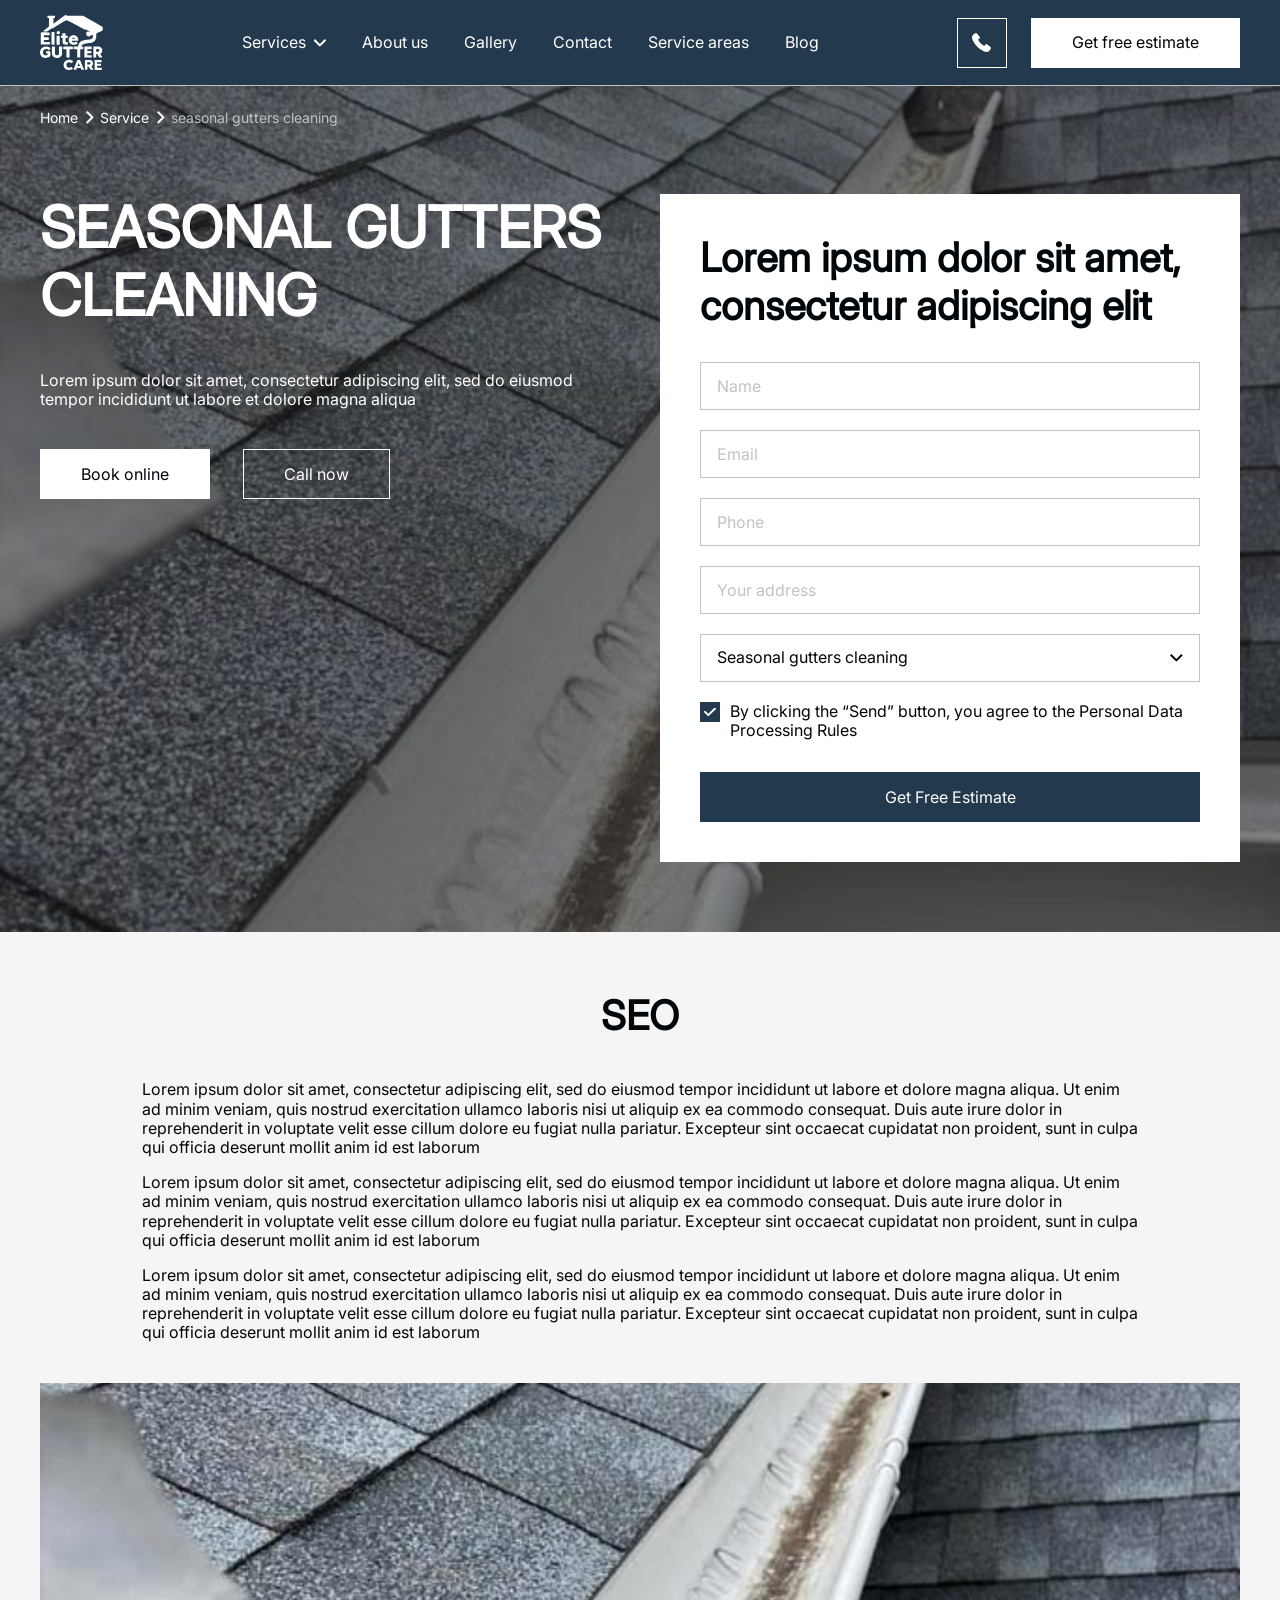
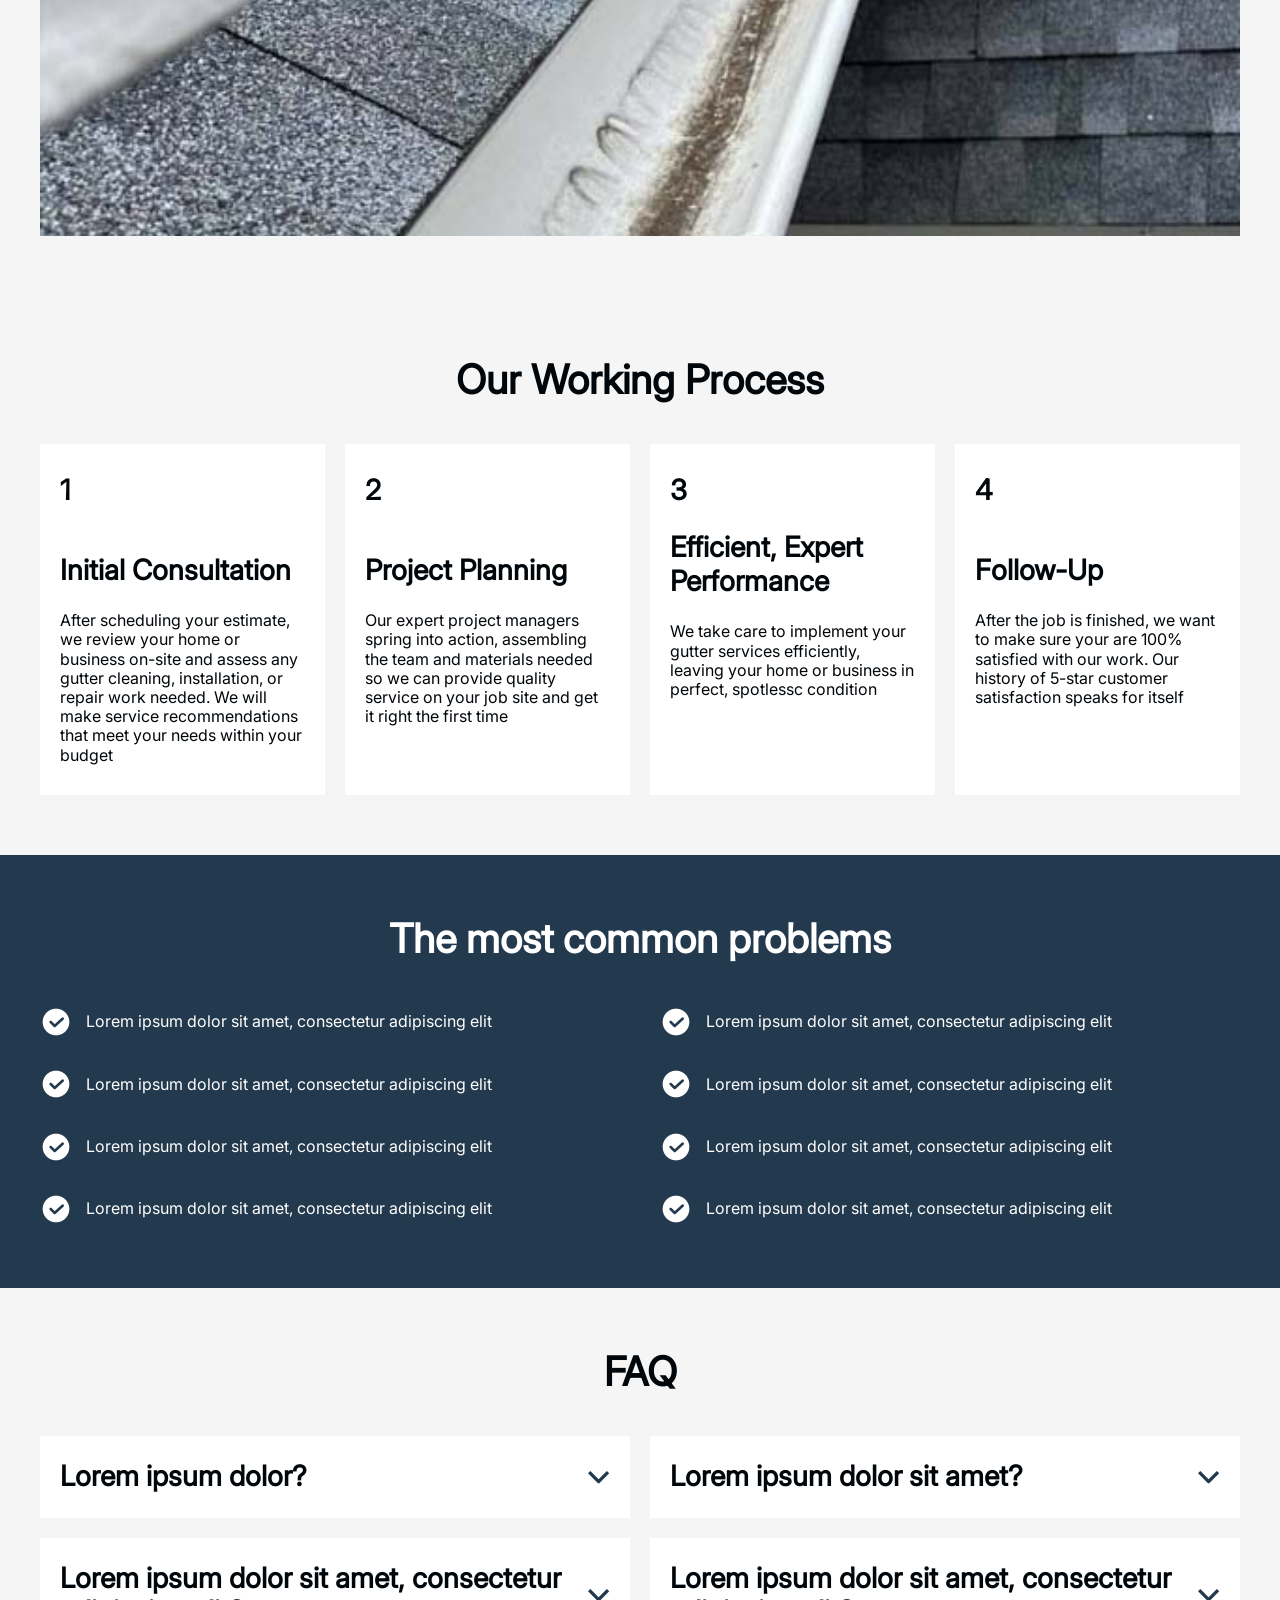
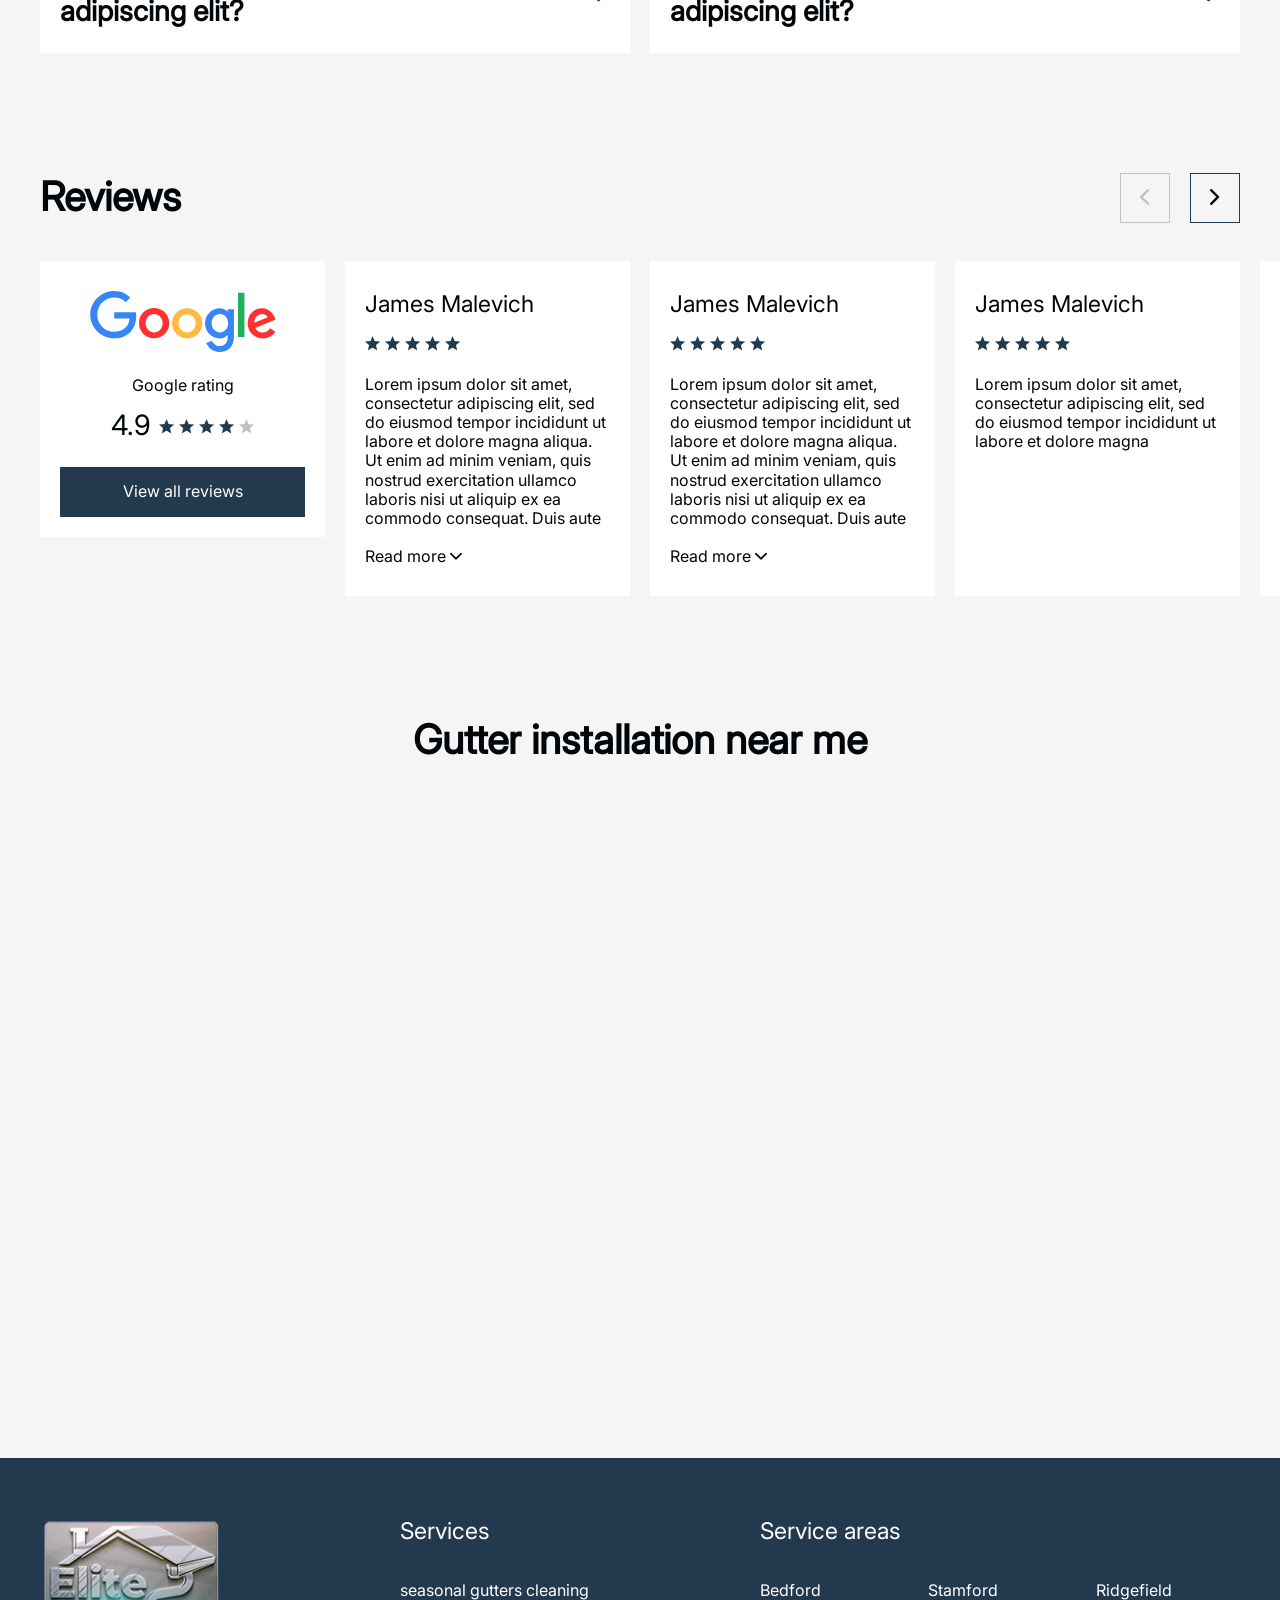
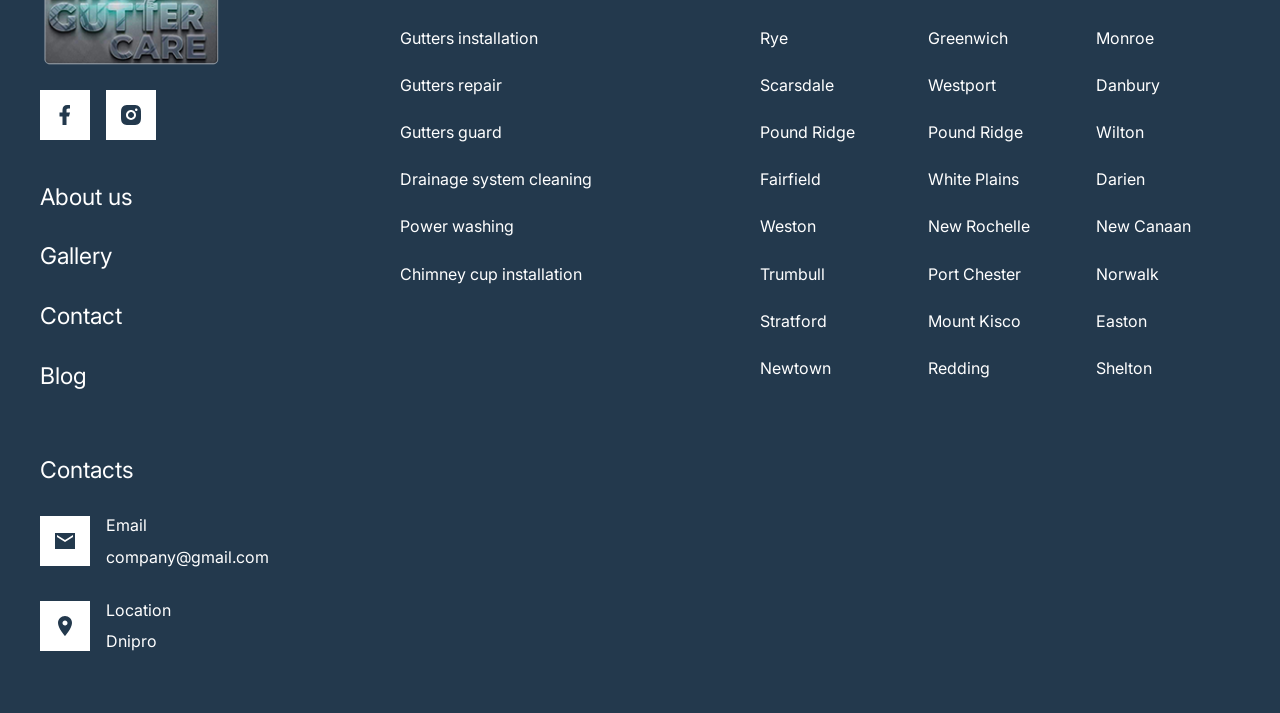
<file: cleaning.html>
<!doctype html>
<html lang="en">
	<head>
		<meta charset="UTF-8">
		<meta name="viewport" content="width=device-width, initial-scale=1.0">
		<link rel="preload" href="./assets/fonts/Inter.woff2" as="font" type="font/woff2" crossorigin="anonymous">
		<link rel="shortcut icon" href="./assets/img/favicon.ico">
		<title>Cleaning Page</title>
		<script type="module" crossorigin="" src="./js/app.min.js?v=1765008252215"></script>
		<link rel="stylesheet" crossorigin="" href="./css/app.min.css?v=1765008252215">
	</head>
	<body>
		<div class="wrapper">
			<header data-fls-header="" data-fls-header-scroll="" class="header">
				<div class="header__container">
					<div class="header__logo">
						<img src="./assets/img/logo-white.svg" alt="logo">
					</div>
					<div class="header__menu menu">
						<nav class="menu__nav">
							<ul class="menu__list">
								<li class="menu__item">
									<a class="menu__link" href="service.html">Services</a>
									<ul class="sublist">
										<li class="sublist__item">
											<a class="sublist__link" href="cleaning.html">Seasonal gutters cleaning</a>
										</li>
										<li class="sublist__item">
											<a class="sublist__link" href="#">Gutters installation</a>
										</li>
										<li class="sublist__item">
											<a class="sublist__link" href="#">Gutters guard</a>
										</li>
										<li class="sublist__item">
											<a class="sublist__link" href="#">Gutters repair</a>
										</li>
										<li class="sublist__item">
											<a class="sublist__link" href="#">Drainage system cleaning</a>
										</li>
										<li class="sublist__item">
											<a class="sublist__link" href="#">Power washing</a>
										</li>
										<li class="sublist__item">
											<a class="sublist__link" href="#">Chimney cup installation</a>
										</li>
									</ul>
								</li>
								<li class="menu__item">
									<a class="menu__link" href="about.html">About us</a>
								</li>
								<li class="menu__item">
									<a class="menu__link" href="gallery.html">Gallery</a>
								</li>
								<li class="menu__item">
									<a class="menu__link" href="contacts.html">Contact</a>
								</li>
								<li class="menu__item">
									<a class="menu__link" href="areas.html">Service areas</a>
								</li>
								<li class="menu__item">
									<a class="menu__link" href="blog.html">Blog</a>
								</li>
							</ul>
						</nav>
						<div class="header__social social">
							<ul class="social__list">
								<li class="social__item">
									<a class="social__link" href="#" aria-label="facebook" target="_blank" rel="noopener">
										<svg width="11" height="20" viewbox="0 0 11 20" fill="none" xmlns="http://www.w3.org/2000/svg">
											<path d="M7 11.5H9.5L10.5 7.5H7V5.5C7 4.47 7 3.5 9 3.5H10.5V0.14C10.174 0.0970001 8.943 0 7.643 0C4.928 0 3 1.657 3 4.7V7.5H0V11.5H3V20H7V11.5Z" fill="#23394D"></path>
										</svg>
									</a>
								</li>
								<li class="social__item">
									<a class="social__link" href="#" aria-label="instagram" target="_blank" rel="noopener">
										<svg width="20" height="20" viewbox="0 0 20 20" fill="none" xmlns="http://www.w3.org/2000/svg">
											<path d="M11.0286 0C12.1536 0.003 12.7246 0.009 13.2176 0.023L13.4116 0.03C13.6356 0.038 13.8566 0.0479999 14.1236 0.0599999C15.1876 0.11 15.9136 0.278 16.5506 0.525C17.2106 0.779 17.7666 1.123 18.3226 1.678C18.8313 2.17773 19.2248 2.78247 19.4756 3.45C19.7226 4.087 19.8906 4.813 19.9406 5.878C19.9526 6.144 19.9626 6.365 19.9706 6.59L19.9766 6.784C19.9916 7.276 19.9976 7.847 19.9996 8.972L20.0006 9.718V11.028C20.003 11.7574 19.9953 12.4868 19.9776 13.216L19.9716 13.41C19.9636 13.635 19.9536 13.856 19.9416 14.122C19.8916 15.187 19.7216 15.912 19.4756 16.55C19.2248 17.2175 18.8313 17.8223 18.3226 18.322C17.8228 18.8307 17.2181 19.2242 16.5506 19.475C15.9136 19.722 15.1876 19.89 14.1236 19.94L13.4116 19.97L13.2176 19.976C12.7246 19.99 12.1536 19.997 11.0286 19.999L10.2826 20H8.97357C8.24383 20.0026 7.51409 19.9949 6.78457 19.977L6.59057 19.971C6.35318 19.962 6.11584 19.9517 5.87857 19.94C4.81457 19.89 4.08857 19.722 3.45057 19.475C2.7834 19.2241 2.17901 18.8306 1.67957 18.322C1.17051 17.8224 0.776678 17.2176 0.525569 16.55C0.278569 15.913 0.110569 15.187 0.0605687 14.122L0.0305688 13.41L0.0255689 13.216C0.00713493 12.4868 -0.00119929 11.7574 0.000568797 11.028V8.972C-0.0021991 8.2426 0.00513501 7.5132 0.0225689 6.784L0.0295688 6.59C0.0375688 6.365 0.0475688 6.144 0.0595688 5.878C0.109569 4.813 0.277569 4.088 0.524569 3.45C0.776263 2.7822 1.17079 2.17744 1.68057 1.678C2.17972 1.16955 2.78376 0.776074 3.45057 0.525C4.08857 0.278 4.81357 0.11 5.87857 0.0599999C6.14457 0.0479999 6.36657 0.038 6.59057 0.03L6.78457 0.0239999C7.51376 0.00623271 8.24316 -0.0014347 8.97257 0.000999928L11.0286 0ZM10.0006 5C8.67449 5 7.40272 5.52678 6.46503 6.46447C5.52735 7.40215 5.00057 8.67392 5.00057 10C5.00057 11.3261 5.52735 12.5979 6.46503 13.5355C7.40272 14.4732 8.67449 15 10.0006 15C11.3267 15 12.5984 14.4732 13.5361 13.5355C14.4738 12.5979 15.0006 11.3261 15.0006 10C15.0006 8.67392 14.4738 7.40215 13.5361 6.46447C12.5984 5.52678 11.3267 5 10.0006 5ZM10.0006 7C10.3945 6.99993 10.7847 7.07747 11.1487 7.22817C11.5127 7.37887 11.8434 7.5998 12.122 7.87833C12.4007 8.15686 12.6217 8.48754 12.7725 8.85149C12.9233 9.21544 13.001 9.60553 13.0011 9.9995C13.0011 10.3935 12.9236 10.7836 12.7729 11.1476C12.6222 11.5116 12.4013 11.8423 12.1227 12.121C11.8442 12.3996 11.5135 12.6206 11.1496 12.7714C10.7856 12.9223 10.3955 12.9999 10.0016 13C9.20592 13 8.44286 12.6839 7.88025 12.1213C7.31764 11.5587 7.00157 10.7956 7.00157 10C7.00157 9.20435 7.31764 8.44129 7.88025 7.87868C8.44286 7.31607 9.20592 7 10.0016 7M15.2516 3.5C14.92 3.5 14.6021 3.6317 14.3677 3.86612C14.1333 4.10054 14.0016 4.41848 14.0016 4.75C14.0016 5.08152 14.1333 5.39946 14.3677 5.63388C14.6021 5.8683 14.92 6 15.2516 6C15.5831 6 15.901 5.8683 16.1355 5.63388C16.3699 5.39946 16.5016 5.08152 16.5016 4.75C16.5016 4.41848 16.3699 4.10054 16.1355 3.86612C15.901 3.6317 15.5831 3.5 15.2516 3.5Z" fill="#23394D"></path>
										</svg>
									</a>
								</li>
							</ul>
						</div>
					</div>
					<a class="header__btn --icon-phone" href="tel:+15575952337"></a>
					<button type="button" data-fls-popup-link="contact-us" class="button">Get free estimate</button>
					<button type="button" data-fls-menu="" class="header__icon icon-menu">
						<span></span>
					</button>
				</div>
			</header>
			<main class="page page--cleaning">
				<!-- hero -->
				<section class="hero">
					<div class="hero__bg">
						<img src="./assets/img/hero02.jpg/01.jpg" alt="hero bg">
					</div>
					<div class="hero__breadcrumbs breadcrumbs">
						<div class="breadcrumbs__container">
							<nav class="breadcrumbs__nav">
								<a class="breadcrumbs__link breadcrumbs__link--main" href="/gutter-care">Home</a>
								<a class="breadcrumbs__link" href="service.html">Service</a>
								<div class="breadcrumbs__link breadcrumbs__link--last">seasonal gutters cleaning</div>
							</nav>
						</div>
					</div>
					<div class="hero__container">
						<div class="hero__content">
							<h1 class="hero__title">seasonal gutters cleaning</h1>
							<div class="hero__text">
								<p>
									Lorem ipsum dolor sit amet, consectetur adipiscing elit, sed do eiusmod tempor incididunt ut
                        labore et dolore magna
                        aliqua
								</p>
							</div>
							<div class="hero__actions">
								<button type="button" data-fls-popup-link="contact-us" class="hero__btn button">Book online</button>
								<a href="tel:+15575952337" class="hero__btn button button--border">Call now</a>
							</div>
						</div>
						<div class="hero__form">
							<form action="#">
								<h2 class="form-title title">
									Lorem ipsum dolor sit amet,
                        consectetur adipiscing elit
								</h2>
								<div class="form-group">
									<input autocomplete="off" type="text" name="name" placeholder="Name" class="input" required>
								</div>
								<div class="form-group">
									<input autocomplete="off" type="email" name="email" placeholder="Email" class="input" required>
								</div>
								<div class="form-group">
									<input autocomplete="off" type="tel" name="phone" placeholder="Phone" class="input" required>
								</div>
								<div class="form-group">
									<input autocomplete="off" type="text" name="phone" placeholder="Your address" class="input" required>
								</div>
								<div class="form-group">
									<select name="Service" data-fls-select="" data-fls-select-modif="form">
										<option value="1" selected>Seasonal gutters cleaning</option>
										<option value="2">Gutters installation</option>
										<option value="3">Gutters repair</option>
										<option value="4">Gutters guard</option>
										<option value="5">Drainage system cleaning</option>
										<option value="6">Power washing</option>
										<option value="7">Chimney cup installation</option>
									</select>
								</div>
								<label class="form-checkbox">
									<input checked type="checkbox" value="you-agree" name="Data Processing Rules">
									<span class="form-checkbox__icon"></span>
									<span class="form-checkbox__text">
										By clicking the “Send” button, you agree to the Personal Data
                            Processing Rules
									</span>
								</label>
								<button class="button button--accent" type="submit">Get Free Estimate</button>
							</form>
						</div>
					</div>
				</section>
				<!-- SEO -->
				<section class="section seo">
					<div class="seo__container">
						<h2 class="seo__title title">SEO</h2>
						<div class="seo__text text-formatted">
							<p>
								Lorem ipsum dolor sit amet, consectetur adipiscing elit, sed do eiusmod tempor incididunt ut labore
                    et dolore magna
                    aliqua. Ut enim ad minim veniam, quis nostrud exercitation ullamco laboris nisi ut aliquip ex ea
                    commodo consequat. Duis
                    aute irure dolor in reprehenderit in voluptate velit esse cillum dolore eu fugiat nulla pariatur.
                    Excepteur sint
                    occaecat cupidatat non proident, sunt in culpa qui officia deserunt mollit anim id est laborum
							</p>
							<p>
								Lorem ipsum dolor sit amet, consectetur adipiscing elit, sed do eiusmod tempor incididunt ut labore
                    et dolore magna
                    aliqua. Ut enim ad minim veniam, quis nostrud exercitation ullamco laboris nisi ut aliquip ex ea
                    commodo consequat. Duis
                    aute irure dolor in reprehenderit in voluptate velit esse cillum dolore eu fugiat nulla pariatur.
                    Excepteur sint
                    occaecat cupidatat non proident, sunt in culpa qui officia deserunt mollit anim id est laborum
							</p>
							<p>
								Lorem ipsum dolor sit amet, consectetur adipiscing elit, sed do eiusmod tempor incididunt ut labore
                    et dolore magna
                    aliqua. Ut enim ad minim veniam, quis nostrud exercitation ullamco laboris nisi ut aliquip ex ea
                    commodo consequat. Duis
                    aute irure dolor in reprehenderit in voluptate velit esse cillum dolore eu fugiat nulla pariatur.
                    Excepteur sint
                    occaecat cupidatat non proident, sunt in culpa qui officia deserunt mollit anim id est laborum
							</p>
						</div>
						<div class="seo__img">
							<img loading="lazy" src="./assets/img/hero02.jpg/01.jpg" alt="seo img">
						</div>
					</div>
				</section>
				<!-- Our Working Process -->
				<section class="section working">
					<div class="working__container">
						<h2 class="working__title title">Our Working Process</h2>
						<div data-fls-slider="" class="working__slider swiper">
							<div class="working__wrapper swiper-wrapper">
								<div class="working__slide swiper-slide">
									<a href="#" class="working-card">
										<h3 class="working-card__title">Initial Consultation</h3>
										<div class="working-card__text">
											<p>
												After scheduling your estimate, we review your home or
                                    business on-site and assess any gutter cleaning, installation, or
                                    repair work needed. We will make service recommendations that meet your needs within
                                    your budget
											</p>
										</div>
									</a>
								</div>
								<div class="working__slide swiper-slide">
									<a href="#" class="working-card">
										<h3 class="working-card__title">Project Planning</h3>
										<div class="working-card__text">
											<p>
												Our expert project managers spring into action, assembling the team and materials
                                    needed so we can provide quality
                                    service on your job site and get it right the first time
											</p>
										</div>
									</a>
								</div>
								<div class="working__slide swiper-slide">
									<a href="#" class="working-card">
										<h3 class="working-card__title">Efficient, Expert Performance</h3>
										<div class="working-card__text">
											<p>
												We take care to implement your gutter services efficiently, leaving your home or
                                    business in perfect, spotlessс
                                    condition
											</p>
										</div>
									</a>
								</div>
								<div class="working__slide swiper-slide">
									<a href="#" class="working-card">
										<h3 class="working-card__title">Follow-Up</h3>
										<div class="working-card__text">
											<p>
												After the job is finished, we want to make sure your are 100% satisfied with our
                                    work. Our history of 5-star customer
                                    satisfaction speaks for itself
											</p>
										</div>
									</a>
								</div>
							</div>
							<div class="swiper-pagination"></div>
						</div>
					</div>
				</section>
				<!-- Utp -->
				<section class="section utp">
					<div class="utp__container">
						<h2 class="utp__title title">The most common problems</h2>
						<ul class="utp__list">
							<li class="utp__item --icon-done">Lorem ipsum dolor sit amet, consectetur adipiscing elit</li>
							<li class="utp__item --icon-done">Lorem ipsum dolor sit amet, consectetur adipiscing elit</li>
							<li class="utp__item --icon-done">Lorem ipsum dolor sit amet, consectetur adipiscing elit</li>
							<li class="utp__item --icon-done">Lorem ipsum dolor sit amet, consectetur adipiscing elit</li>
							<li class="utp__item --icon-done">Lorem ipsum dolor sit amet, consectetur adipiscing elit</li>
							<li class="utp__item --icon-done">Lorem ipsum dolor sit amet, consectetur adipiscing elit</li>
							<li class="utp__item --icon-done">Lorem ipsum dolor sit amet, consectetur adipiscing elit</li>
							<li class="utp__item --icon-done">Lorem ipsum dolor sit amet, consectetur adipiscing elit</li>
						</ul>
					</div>
				</section>
				<!-- FAQ -->
				<section class="section faq">
					<div class="faq__container">
						<h2 class="faq__title title">FAQ</h2>
						<div data-fls-spollers="" class="faq__spollers spollers">
							<details class="spollers__item">
								<summary class="spollers__title">Lorem ipsum dolor?</summary>
								<div class="spollers__body">
									Lorem ipsum dolor sit amet, consectetur adipiscing elit, sed do eiusmod
                        tempor incididunt ut labore et dolore magna
                        aliqua. Ut enim ad minim veniam, quis nostrud exercitation ullamco laboris nisi ut Lorem ipsum
                        dolor sit amet,
                        consectetur adipiscing elit, sed do eiusmod tempor incididunt ut labore et dolore magna aliqua.
                        Ut enim ad minim veniam,
                        quis nostrud exercitation ullamco laboris nisi ut aliquip ex ea commodo consequat
								</div>
							</details>
							<details class="spollers__item">
								<summary class="spollers__title">Lorem ipsum dolor sit amet?</summary>
								<div class="spollers__body">
									Lorem ipsum dolor sit amet, consectetur adipiscing elit, sed do eiusmod
                        tempor incididunt ut labore et dolore magna
                        aliqua. Ut enim ad minim veniam, quis nostrud exercitation ullamco laboris nisi ut Lorem ipsum
                        dolor sit amet,
                        consectetur adipiscing elit, sed do eiusmod tempor incididunt ut labore et dolore magna aliqua.
                        Ut enim ad minim veniam,
                        quis nostrud exercitation ullamco laboris nisi ut aliquip ex ea commodo consequat
								</div>
							</details>
							<details class="spollers__item">
								<summary class="spollers__title">Lorem ipsum dolor sit amet, consectetur adipiscing elit?</summary>
								<div class="spollers__body">
									Lorem ipsum dolor sit amet, consectetur adipiscing elit, sed do eiusmod
                        tempor incididunt ut labore et dolore magna
                        aliqua. Ut enim ad minim veniam, quis nostrud exercitation ullamco laboris nisi ut Lorem ipsum
                        dolor sit amet,
                        consectetur adipiscing elit, sed do eiusmod tempor incididunt ut labore et dolore magna aliqua.
                        Ut enim ad minim veniam,
                        quis nostrud exercitation ullamco laboris nisi ut aliquip ex ea commodo consequat
								</div>
							</details>
							<details class="spollers__item">
								<summary class="spollers__title">Lorem ipsum dolor sit amet, consectetur adipiscing elit?</summary>
								<div class="spollers__body">
									Lorem ipsum dolor sit amet, consectetur adipiscing elit, sed do eiusmod
                        tempor incididunt ut labore et dolore magna
                        aliqua. Ut enim ad minim veniam, quis nostrud exercitation ullamco laboris nisi ut Lorem ipsum
                        dolor sit amet,
                        consectetur adipiscing elit, sed do eiusmod tempor incididunt ut labore et dolore magna aliqua.
                        Ut enim ad minim veniam,
                        quis nostrud exercitation ullamco laboris nisi ut aliquip ex ea commodo consequat
								</div>
							</details>
						</div>
					</div>
				</section>
				<!-- Reviews -->
				<section class="section reviews">
					<div class="reviews__container">
						<h2 class="reviews__title title">Reviews</h2>
						<div class="reviews__row">
							<div class="reviews__google google-reviews">
								<div class="google-reviews__logo">
									<img src="./assets/img/google-text.svg" alt="google" loading="lazy">
								</div>
								<div class="google-reviews__body">
									<div class="google-reviews__title">Google rating</div>
									<div class="google-reviews__reting">
										<div class="google-reviews__number">4.9</div>
										<div class="google-reviews__stars">
											<div class="star --icon-star"></div>
											<div class="star --icon-star"></div>
											<div class="star --icon-star"></div>
											<div class="star --icon-star"></div>
											<div class="star disabled --icon-star"></div>
										</div>
									</div>
								</div>
								<a class="button button--accent" href="#">View all reviews</a>
							</div>
							<div data-fls-slider="" class="reviews__slider swiper">
								<div class="reviews__wrapper swiper-wrapper">
									<div class="reviews__slide swiper-slide">
										<div class="review">
											<div class="review__name">James Malevich</div>
											<div class="review__reting">
												<div class="review__stars">
													<div class="star --icon-star"></div>
													<div class="star --icon-star"></div>
													<div class="star --icon-star"></div>
													<div class="star --icon-star"></div>
													<div class="star --icon-star"></div>
												</div>
											</div>
											<div data-fls-showmore="" data-fls-showmore-content="50" class="review__showmore">
												<div data-fls-showmore-content="" class="review__content">
													Lorem ipsum dolor sit
                                        amet,
                                        consectetur adipiscing elit, sed do eiusmod tempor incididunt ut labore et
                                        dolore
                                        magna
                                        aliqua. Ut enim ad minim veniam, quis nostrud exercitation ullamco laboris
                                        nisi
                                        ut
                                        aliquip ex ea commodo consequat. Duis
                                        aute irure dolor in reprehenderit in voluptate velit esse cillum dolore eu
                                        fugiat
                                        nulla pariatur
                                        aute irure dolor in reprehenderit in voluptate velit esse cillum dolore eu
                                        fugiat
                                        nulla pariatur
												</div>
												<button hidden data-fls-showmore-button="" type="button" class="review__more --icon-arrow-down">
													<span>Read
                                            more</span>
													<span>Hide</span>
												</button>
											</div>
										</div>
									</div>
									<div class="reviews__slide swiper-slide">
										<div class="review">
											<div class="review__name">James Malevich</div>
											<div class="review__reting">
												<div class="review__stars">
													<div class="star --icon-star"></div>
													<div class="star --icon-star"></div>
													<div class="star --icon-star"></div>
													<div class="star --icon-star"></div>
													<div class="star --icon-star"></div>
												</div>
											</div>
											<div data-fls-showmore="" data-fls-showmore-content="50" class="review__showmore">
												<div data-fls-showmore-content="" class="review__content">
													Lorem ipsum dolor sit
                                        amet,
                                        consectetur adipiscing elit, sed do eiusmod tempor incididunt ut labore et
                                        dolore
                                        magna
                                        aliqua. Ut enim ad minim veniam, quis nostrud exercitation ullamco laboris
                                        nisi
                                        ut
                                        aliquip ex ea commodo consequat. Duis
                                        aute irure dolor in reprehenderit in voluptate velit esse cillum dolore eu
                                        fugiat
                                        nulla pariatur
                                        aute irure dolor in reprehenderit in voluptate velit esse cillum dolore eu
                                        fugiat
                                        nulla pariatur
												</div>
												<button hidden data-fls-showmore-button="" type="button" class="review__more --icon-arrow-down">
													<span>Read
                                            more</span>
													<span>Hide</span>
												</button>
											</div>
										</div>
									</div>
									<div class="reviews__slide swiper-slide">
										<div class="review">
											<div class="review__name">James Malevich</div>
											<div class="review__reting">
												<div class="review__stars">
													<div class="star --icon-star"></div>
													<div class="star --icon-star"></div>
													<div class="star --icon-star"></div>
													<div class="star --icon-star"></div>
													<div class="star --icon-star"></div>
												</div>
											</div>
											<div data-fls-showmore="" data-fls-showmore-content="50" class="review__showmore">
												<div data-fls-showmore-content="" class="review__content">
													Lorem ipsum dolor sit
                                        amet,
                                        consectetur adipiscing elit, sed do eiusmod tempor incididunt ut labore et
                                        dolore
                                        magna
												</div>
												<button hidden data-fls-showmore-button="" type="button" class="review__more --icon-arrow-down">
													<span>Read
                                            more</span>
													<span>Hide</span>
												</button>
											</div>
										</div>
									</div>
									<div class="reviews__slide swiper-slide">
										<div class="review">
											<div class="review__name">Milana Malevich</div>
											<div class="review__reting">
												<div class="review__stars">
													<div class="star --icon-star"></div>
													<div class="star --icon-star"></div>
													<div class="star --icon-star"></div>
													<div class="star --icon-star"></div>
													<div class="star --icon-star"></div>
												</div>
											</div>
											<div data-fls-showmore="" data-fls-showmore-content="50" class="review__showmore">
												<div data-fls-showmore-content="" class="review__content">
													Lorem ipsum dolor sit
                                        amet,
                                        consectetur adipiscing elit, sed do eiusmod tempor incididunt ut labore et
                                        dolore
                                        magna
                                        aliqua. Ut enim ad minim veniam, quis nostrud exercitation ullamco laboris
                                        nisi
                                        ut
                                        aliquip ex ea commodo consequat. Duis
                                        aute irure dolor in reprehenderit in voluptate velit esse cillum dolore eu
                                        fugiat
                                        nulla pariatur
                                        aute irure dolor in reprehenderit in voluptate velit esse cillum dolore eu
                                        fugiat
                                        nulla pariatur
												</div>
												<button hidden data-fls-showmore-button="" type="button" class="review__more --icon-arrow-down">
													<span>Read
                                            more</span>
													<span>Hide</span>
												</button>
											</div>
										</div>
									</div>
								</div>
								<div class="swiper-nav">
									<button class="swiper-button-prev --icon-arrow-prev" type="button"></button>
									<button class="swiper-button-next --icon-arrow-next" type="button"></button>
								</div>
								<div class="swiper-pagination"></div>
							</div>
						</div>
						<a class="reviews__btn button button--accent" href="#">View all reviews</a>
					</div>
				</section>
				<!-- Map -->
				<section class="section map">
					<div class="map__container">
						<h2 class="map__title title">Gutter installation near me</h2>
						<div class="map__img">
							<iframe src="https://www.google.com/maps/embed?pb=!1m18!1m12!1m3!1d162759.0614266914!2d30.367544188592827!3d50.40178130681754!2m3!1f0!2f0!3f0!3m2!1i1024!2i768!4f13.1!3m3!1m2!1s0x40d4cf4ee15a4505%3A0x764931d2170146fe!2z0JrQuNGX0LIsIDAyMDAw!5e0!3m2!1suk!2sua!4v1762726178221!5m2!1suk!2sua" width="100%" height="100%" style="border:0;" allowfullscreen loading="lazy" referrerpolicy="no-referrer-when-downgrade"></iframe>
						</div>
					</div>
				</section>
			</main>
			<footer data-fls-footer="" class="footer">
				<div class="footer__container">
					<div class="footer__inner">
						<div class="footer__info">
							<div class="footer__logo">
								<img src="./assets/img/logo.png" alt="logo">
							</div>
							<div class="footer__social social">
								<ul class="social__list">
									<li class="social__item">
										<a class="social__link" href="#" aria-label="facebook" target="_blank" rel="noopener">
											<svg width="11" height="20" viewbox="0 0 11 20" fill="none" xmlns="http://www.w3.org/2000/svg">
												<path d="M7 11.5H9.5L10.5 7.5H7V5.5C7 4.47 7 3.5 9 3.5H10.5V0.14C10.174 0.0970001 8.943 0 7.643 0C4.928 0 3 1.657 3 4.7V7.5H0V11.5H3V20H7V11.5Z" fill="#23394D"></path>
											</svg>
										</a>
									</li>
									<li class="social__item">
										<a class="social__link" href="#" aria-label="instagram" target="_blank" rel="noopener">
											<svg width="20" height="20" viewbox="0 0 20 20" fill="none" xmlns="http://www.w3.org/2000/svg">
												<path d="M11.0286 0C12.1536 0.003 12.7246 0.009 13.2176 0.023L13.4116 0.03C13.6356 0.038 13.8566 0.0479999 14.1236 0.0599999C15.1876 0.11 15.9136 0.278 16.5506 0.525C17.2106 0.779 17.7666 1.123 18.3226 1.678C18.8313 2.17773 19.2248 2.78247 19.4756 3.45C19.7226 4.087 19.8906 4.813 19.9406 5.878C19.9526 6.144 19.9626 6.365 19.9706 6.59L19.9766 6.784C19.9916 7.276 19.9976 7.847 19.9996 8.972L20.0006 9.718V11.028C20.003 11.7574 19.9953 12.4868 19.9776 13.216L19.9716 13.41C19.9636 13.635 19.9536 13.856 19.9416 14.122C19.8916 15.187 19.7216 15.912 19.4756 16.55C19.2248 17.2175 18.8313 17.8223 18.3226 18.322C17.8228 18.8307 17.2181 19.2242 16.5506 19.475C15.9136 19.722 15.1876 19.89 14.1236 19.94L13.4116 19.97L13.2176 19.976C12.7246 19.99 12.1536 19.997 11.0286 19.999L10.2826 20H8.97357C8.24383 20.0026 7.51409 19.9949 6.78457 19.977L6.59057 19.971C6.35318 19.962 6.11584 19.9517 5.87857 19.94C4.81457 19.89 4.08857 19.722 3.45057 19.475C2.7834 19.2241 2.17901 18.8306 1.67957 18.322C1.17051 17.8224 0.776678 17.2176 0.525569 16.55C0.278569 15.913 0.110569 15.187 0.0605687 14.122L0.0305688 13.41L0.0255689 13.216C0.00713493 12.4868 -0.00119929 11.7574 0.000568797 11.028V8.972C-0.0021991 8.2426 0.00513501 7.5132 0.0225689 6.784L0.0295688 6.59C0.0375688 6.365 0.0475688 6.144 0.0595688 5.878C0.109569 4.813 0.277569 4.088 0.524569 3.45C0.776263 2.7822 1.17079 2.17744 1.68057 1.678C2.17972 1.16955 2.78376 0.776074 3.45057 0.525C4.08857 0.278 4.81357 0.11 5.87857 0.0599999C6.14457 0.0479999 6.36657 0.038 6.59057 0.03L6.78457 0.0239999C7.51376 0.00623271 8.24316 -0.0014347 8.97257 0.000999928L11.0286 0ZM10.0006 5C8.67449 5 7.40272 5.52678 6.46503 6.46447C5.52735 7.40215 5.00057 8.67392 5.00057 10C5.00057 11.3261 5.52735 12.5979 6.46503 13.5355C7.40272 14.4732 8.67449 15 10.0006 15C11.3267 15 12.5984 14.4732 13.5361 13.5355C14.4738 12.5979 15.0006 11.3261 15.0006 10C15.0006 8.67392 14.4738 7.40215 13.5361 6.46447C12.5984 5.52678 11.3267 5 10.0006 5ZM10.0006 7C10.3945 6.99993 10.7847 7.07747 11.1487 7.22817C11.5127 7.37887 11.8434 7.5998 12.122 7.87833C12.4007 8.15686 12.6217 8.48754 12.7725 8.85149C12.9233 9.21544 13.001 9.60553 13.0011 9.9995C13.0011 10.3935 12.9236 10.7836 12.7729 11.1476C12.6222 11.5116 12.4013 11.8423 12.1227 12.121C11.8442 12.3996 11.5135 12.6206 11.1496 12.7714C10.7856 12.9223 10.3955 12.9999 10.0016 13C9.20592 13 8.44286 12.6839 7.88025 12.1213C7.31764 11.5587 7.00157 10.7956 7.00157 10C7.00157 9.20435 7.31764 8.44129 7.88025 7.87868C8.44286 7.31607 9.20592 7 10.0016 7M15.2516 3.5C14.92 3.5 14.6021 3.6317 14.3677 3.86612C14.1333 4.10054 14.0016 4.41848 14.0016 4.75C14.0016 5.08152 14.1333 5.39946 14.3677 5.63388C14.6021 5.8683 14.92 6 15.2516 6C15.5831 6 15.901 5.8683 16.1355 5.63388C16.3699 5.39946 16.5016 5.08152 16.5016 4.75C16.5016 4.41848 16.3699 4.10054 16.1355 3.86612C15.901 3.6317 15.5831 3.5 15.2516 3.5Z" fill="#23394D"></path>
											</svg>
										</a>
									</li>
								</ul>
							</div>
						</div>
						<div class="footer__col">
							<nav class="footer__nav footer__nav--main">
								<ul>
									<li>
										<a href="about.html">About us</a>
									</li>
									<li>
										<a href="gallery.html">Gallery</a>
									</li>
									<li>
										<a href="contacts.html">Contact</a>
									</li>
									<li>
										<a href="blog.html">Blog</a>
									</li>
								</ul>
							</nav>
						</div>
						<div class="footer__col">
							<h2 class="footer__title">Services</h2>
							<nav class="footer__nav">
								<ul>
									<li>
										<a href="cleaning.html">seasonal gutters cleaning</a>
									</li>
									<li>
										<a href="cleaning.html">Gutters installation</a>
									</li>
									<li>
										<a href="cleaning.html">Gutters repair</a>
									</li>
									<li>
										<a href="cleaning.html">Gutters guard</a>
									</li>
									<li>
										<a href="cleaning.html">Drainage system cleaning</a>
									</li>
									<li>
										<a href="cleaning.html">Power washing</a>
									</li>
									<li>
										<a href="cleaning.html">Chimney cup installation</a>
									</li>
								</ul>
							</nav>
						</div>
						<div class="footer__col">
							<h2 class="footer__title">Service areas</h2>
							<nav class="footer__nav">
								<ul>
									<li>
										<a href="bedford.html">Bedford</a>
									</li>
									<li>
										<a href="bedford.html">Stamford</a>
									</li>
									<li>
										<a href="bedford.html">Ridgefield</a>
									</li>
									<li>
										<a href="bedford.html">Rye</a>
									</li>
									<li>
										<a href="bedford.html">Greenwich</a>
									</li>
									<li>
										<a href="bedford.html">Monroe</a>
									</li>
									<li>
										<a href="bedford.html">Scarsdale</a>
									</li>
									<li>
										<a href="bedford.html">Westport</a>
									</li>
									<li>
										<a href="bedford.html">Danbury</a>
									</li>
									<li>
										<a href="bedford.html">Pound Ridge</a>
									</li>
									<li>
										<a href="bedford.html">Pound Ridge</a>
									</li>
									<li>
										<a href="bedford.html">Wilton</a>
									</li>
									<li>
										<a href="bedford.html">Fairfield</a>
									</li>
									<li>
										<a href="bedford.html">White Plains</a>
									</li>
									<li>
										<a href="bedford.html">Darien</a>
									</li>
									<li>
										<a href="bedford.html">Weston</a>
									</li>
									<li>
										<a href="bedford.html">New Rochelle</a>
									</li>
									<li>
										<a href="bedford.html">New Canaan</a>
									</li>
									<li>
										<a href="bedford.html">Trumbull</a>
									</li>
									<li>
										<a href="bedford.html">Port Chester</a>
									</li>
									<li>
										<a href="bedford.html">Norwalk</a>
									</li>
									<li>
										<a href="bedford.html">Stratford</a>
									</li>
									<li>
										<a href="bedford.html">Mount Kisco</a>
									</li>
									<li>
										<a href="bedford.html">Easton</a>
									</li>
									<li>
										<a href="bedford.html">Newtown</a>
									</li>
									<li>
										<a href="bedford.html">Redding</a>
									</li>
									<li>
										<a href="bedford.html">Shelton</a>
									</li>
								</ul>
							</nav>
						</div>
					</div>
					<div class="footer__bottom">
						<h2 class="footer__title">Contacts</h2>
						<div class="footer__contacts">
							<div class="footer__contact-item contact-item">
								<div class="contact-item__icon">
									<svg width="20" height="16" viewbox="0 0 20 16" fill="none" xmlns="http://www.w3.org/2000/svg">
										<path d="M20 0H0V16H20V0ZM18 4L10 9L2 4V2L10 7L18 2V4Z" fill="#23394D"></path>
									</svg>
								</div>
								<div class="contact-item__content">
									<div class="contact-item__label">Email</div>
									<div class="contact-item__text">
										<a href="mailto:company@gmail.com">company@gmail.com</a>
									</div>
								</div>
							</div>
							<div class="footer__contact-item contact-item">
								<div class="contact-item__icon">
									<svg width="14" height="20" viewbox="0 0 14 20" fill="none" xmlns="http://www.w3.org/2000/svg">
										<path d="M7 9.5C6.33696 9.5 5.70107 9.23661 5.23223 8.76777C4.76339 8.29893 4.5 7.66304 4.5 7C4.5 6.33696 4.76339 5.70107 5.23223 5.23223C5.70107 4.76339 6.33696 4.5 7 4.5C7.66304 4.5 8.29893 4.76339 8.76777 5.23223C9.23661 5.70107 9.5 6.33696 9.5 7C9.5 7.3283 9.43534 7.65339 9.3097 7.95671C9.18406 8.26002 8.99991 8.53562 8.76777 8.76777C8.53562 8.99991 8.26002 9.18406 7.95671 9.3097C7.65339 9.43534 7.3283 9.5 7 9.5ZM7 0C5.14348 0 3.36301 0.737498 2.05025 2.05025C0.737498 3.36301 0 5.14348 0 7C0 12.25 7 20 7 20C7 20 14 12.25 14 7C14 5.14348 13.2625 3.36301 11.9497 2.05025C10.637 0.737498 8.85652 0 7 0Z" fill="#23394D"></path>
									</svg>
								</div>
								<div class="contact-item__content">
									<div class="contact-item__label">Location</div>
									<div class="contact-item__text">
										<a href="#">Dnipro</a>
									</div>
								</div>
							</div>
						</div>
					</div>
				</div>
			</footer>
		</div>
		<div data-fls-popup="contact-us" aria-hidden="true" class="popup">
			<div data-fls-popup-wrapper="" class="popup__wrapper">
				<div data-fls-popup-body="" class="popup__body">
					<button data-fls-popup-close="" type="button" class="popup__close"></button>
					<div data-fls-popup-content="" class="popup__text">
						<form action="#">
							<h2 class="form-title title">Lorem ipsum dolor sit amet,
						consectetur adipiscing elit</h2>
							<div class="form-group">
								<input autocomplete="off" type="text" name="name" placeholder="Name" class="input" required>
							</div>
							<div class="form-group">
								<input autocomplete="off" type="email" name="email" placeholder="Email" class="input" required>
							</div>
							<div class="form-group">
								<input autocomplete="off" type="tel" name="phone" placeholder="Phone" class="input" required>
							</div>
							<div class="form-group">
								<input autocomplete="off" type="text" name="phone" placeholder="Your address" class="input" required>
							</div>
							<div class="form-group">
								<select name="Service" data-fls-select="" data-fls-select-modif="form">
									<option value="1" selected>Seasonal gutters cleaning</option>
									<option value="2">Gutters installation</option>
									<option value="3">Gutters repair</option>
									<option value="4">Gutters guard</option>
									<option value="5">Drainage system cleaning</option>
									<option value="6">Power washing</option>
									<option value="7">Chimney cup installation</option>
								</select>
							</div>
							<label class="form-checkbox">
								<input checked type="checkbox" value="you-agree" name="Data Processing Rules">
								<span class="form-checkbox__icon"></span>
								<span class="form-checkbox__text">
									By clicking the “Send” button, you agree to the Personal Data
							Processing Rules
								</span>
							</label>
							<button class="button button--accent" type="submit">Get Free Estimate</button>
						</form>
					</div>
				</div>
			</div>
		</div>
		<div data-fls-popup="form-success" aria-hidden="true" class="popup">
			<div data-fls-popup-wrapper="" class="popup__wrapper">
				<div data-fls-popup-body="" class="popup__body">
					<div data-fls-popup-content="" class="popup__content">
						<h3 class="popup__title">
							<span class="title-highlight">Форму</span>
							успішно відправлено!
						</h3>
						<button class="popup__btn btn button" type="button" data-fls-popup-close="">Закрити</button>
					</div>
				</div>
			</div>
		</div>
	</body>
</html>
</file>
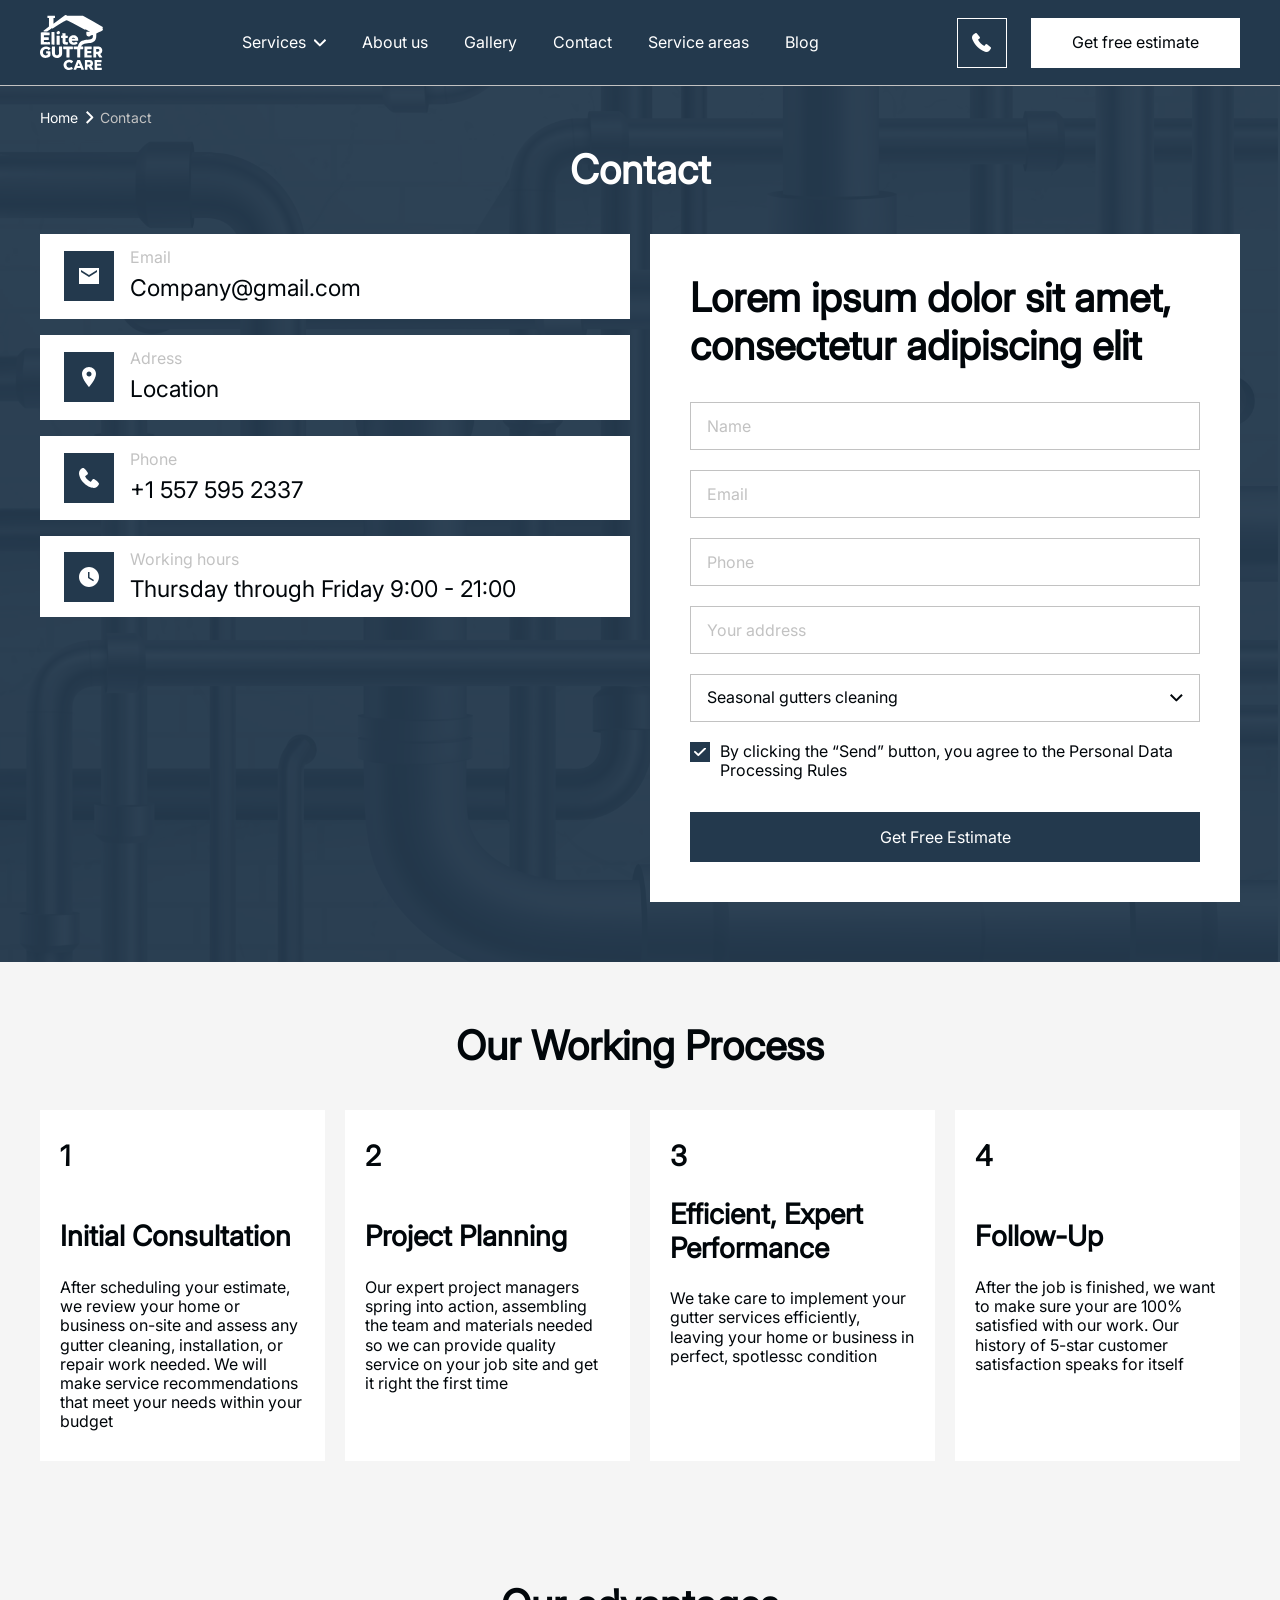
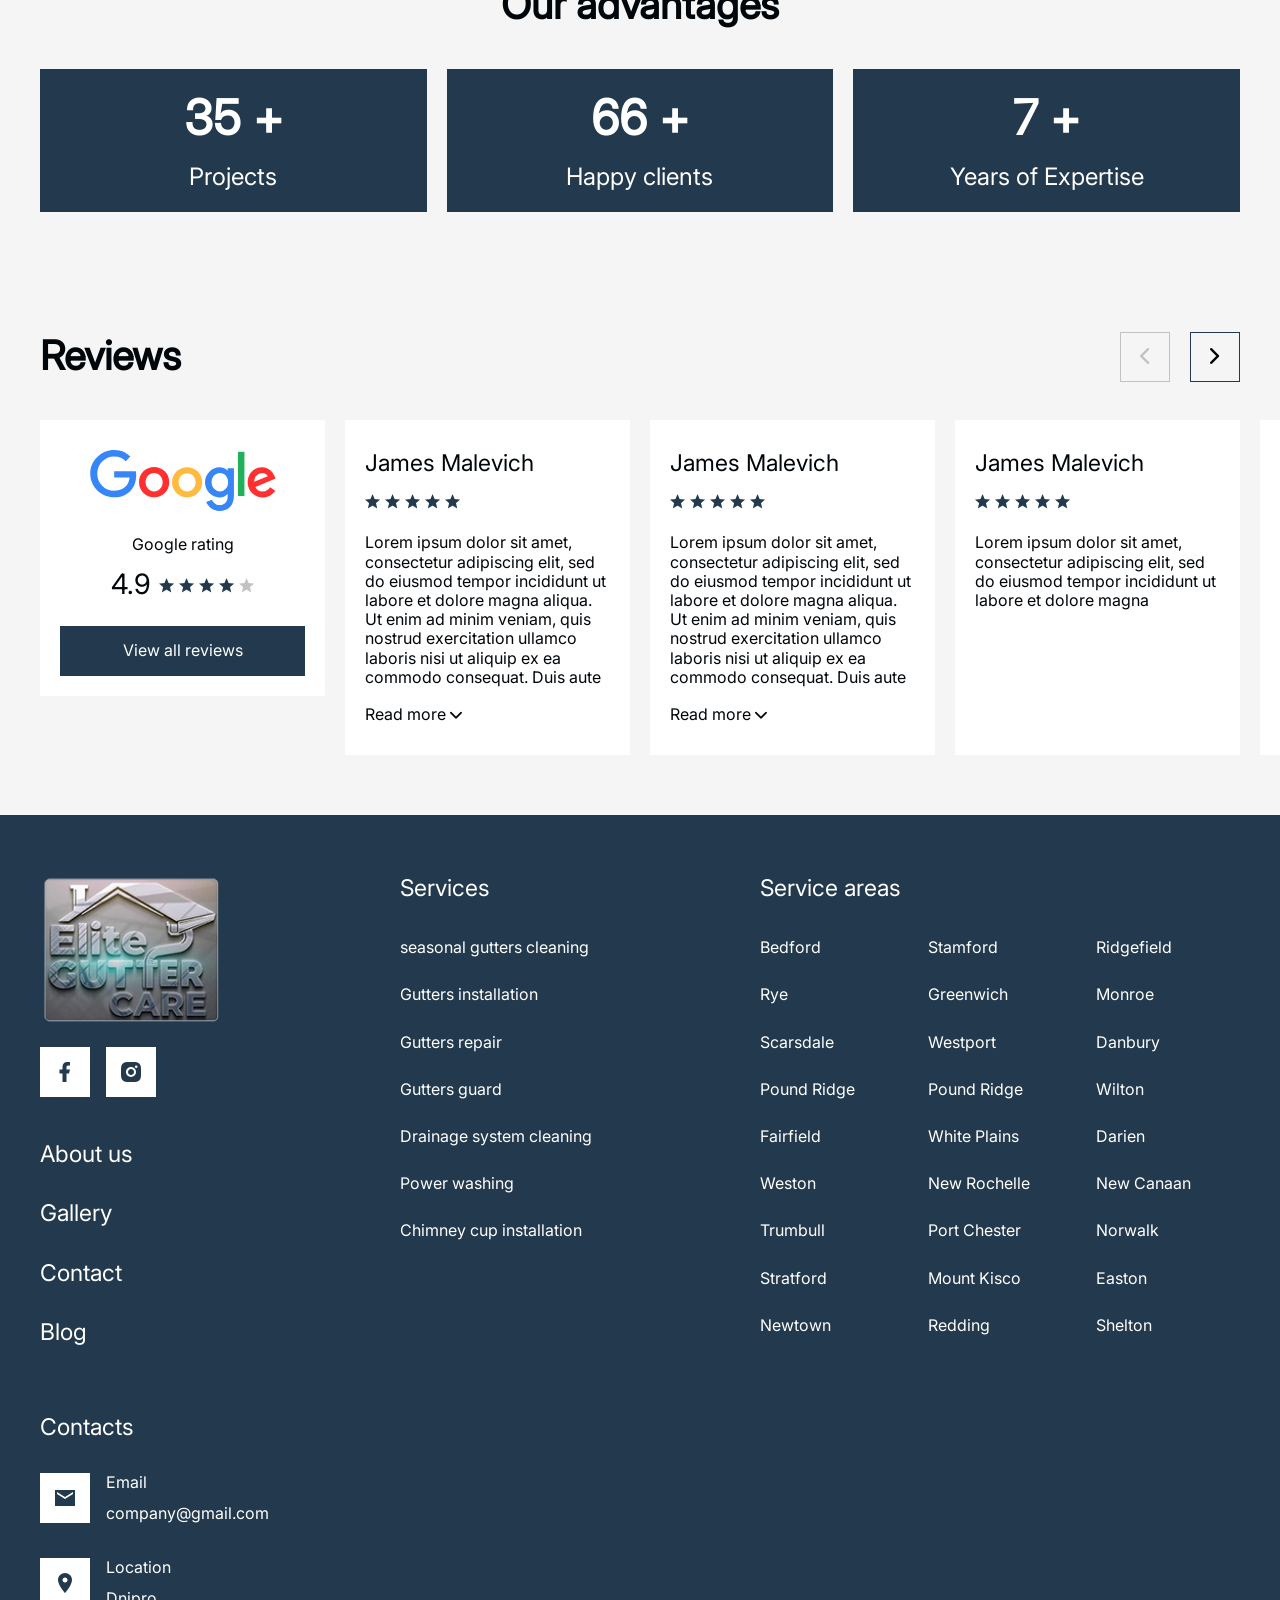
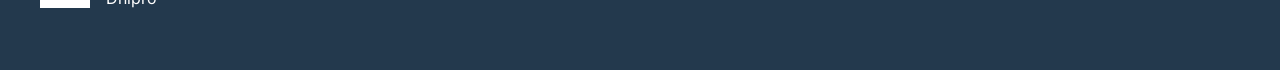
<file: contacts.html>
<!doctype html>
<html lang="en">
	<head>
		<meta charset="UTF-8">
		<meta name="viewport" content="width=device-width, initial-scale=1.0">
		<link rel="preload" href="./assets/fonts/Inter.woff2" as="font" type="font/woff2" crossorigin="anonymous">
		<link rel="shortcut icon" href="./assets/img/favicon.ico">
		<title>Contacts Page</title>
		<script type="module" crossorigin="" src="./js/app.min.js?v=1765008252215"></script>
		<link rel="stylesheet" crossorigin="" href="./css/app.min.css?v=1765008252215">
	</head>
	<body>
		<div class="wrapper">
			<header data-fls-header="" data-fls-header-scroll="" class="header">
				<div class="header__container">
					<div class="header__logo">
						<img src="./assets/img/logo-white.svg" alt="logo">
					</div>
					<div class="header__menu menu">
						<nav class="menu__nav">
							<ul class="menu__list">
								<li class="menu__item">
									<a class="menu__link" href="service.html">Services</a>
									<ul class="sublist">
										<li class="sublist__item">
											<a class="sublist__link" href="cleaning.html">Seasonal gutters cleaning</a>
										</li>
										<li class="sublist__item">
											<a class="sublist__link" href="#">Gutters installation</a>
										</li>
										<li class="sublist__item">
											<a class="sublist__link" href="#">Gutters guard</a>
										</li>
										<li class="sublist__item">
											<a class="sublist__link" href="#">Gutters repair</a>
										</li>
										<li class="sublist__item">
											<a class="sublist__link" href="#">Drainage system cleaning</a>
										</li>
										<li class="sublist__item">
											<a class="sublist__link" href="#">Power washing</a>
										</li>
										<li class="sublist__item">
											<a class="sublist__link" href="#">Chimney cup installation</a>
										</li>
									</ul>
								</li>
								<li class="menu__item">
									<a class="menu__link" href="about.html">About us</a>
								</li>
								<li class="menu__item">
									<a class="menu__link" href="gallery.html">Gallery</a>
								</li>
								<li class="menu__item">
									<a class="menu__link" href="contacts.html">Contact</a>
								</li>
								<li class="menu__item">
									<a class="menu__link" href="areas.html">Service areas</a>
								</li>
								<li class="menu__item">
									<a class="menu__link" href="blog.html">Blog</a>
								</li>
							</ul>
						</nav>
						<div class="header__social social">
							<ul class="social__list">
								<li class="social__item">
									<a class="social__link" href="#" aria-label="facebook" target="_blank" rel="noopener">
										<svg width="11" height="20" viewbox="0 0 11 20" fill="none" xmlns="http://www.w3.org/2000/svg">
											<path d="M7 11.5H9.5L10.5 7.5H7V5.5C7 4.47 7 3.5 9 3.5H10.5V0.14C10.174 0.0970001 8.943 0 7.643 0C4.928 0 3 1.657 3 4.7V7.5H0V11.5H3V20H7V11.5Z" fill="#23394D"></path>
										</svg>
									</a>
								</li>
								<li class="social__item">
									<a class="social__link" href="#" aria-label="instagram" target="_blank" rel="noopener">
										<svg width="20" height="20" viewbox="0 0 20 20" fill="none" xmlns="http://www.w3.org/2000/svg">
											<path d="M11.0286 0C12.1536 0.003 12.7246 0.009 13.2176 0.023L13.4116 0.03C13.6356 0.038 13.8566 0.0479999 14.1236 0.0599999C15.1876 0.11 15.9136 0.278 16.5506 0.525C17.2106 0.779 17.7666 1.123 18.3226 1.678C18.8313 2.17773 19.2248 2.78247 19.4756 3.45C19.7226 4.087 19.8906 4.813 19.9406 5.878C19.9526 6.144 19.9626 6.365 19.9706 6.59L19.9766 6.784C19.9916 7.276 19.9976 7.847 19.9996 8.972L20.0006 9.718V11.028C20.003 11.7574 19.9953 12.4868 19.9776 13.216L19.9716 13.41C19.9636 13.635 19.9536 13.856 19.9416 14.122C19.8916 15.187 19.7216 15.912 19.4756 16.55C19.2248 17.2175 18.8313 17.8223 18.3226 18.322C17.8228 18.8307 17.2181 19.2242 16.5506 19.475C15.9136 19.722 15.1876 19.89 14.1236 19.94L13.4116 19.97L13.2176 19.976C12.7246 19.99 12.1536 19.997 11.0286 19.999L10.2826 20H8.97357C8.24383 20.0026 7.51409 19.9949 6.78457 19.977L6.59057 19.971C6.35318 19.962 6.11584 19.9517 5.87857 19.94C4.81457 19.89 4.08857 19.722 3.45057 19.475C2.7834 19.2241 2.17901 18.8306 1.67957 18.322C1.17051 17.8224 0.776678 17.2176 0.525569 16.55C0.278569 15.913 0.110569 15.187 0.0605687 14.122L0.0305688 13.41L0.0255689 13.216C0.00713493 12.4868 -0.00119929 11.7574 0.000568797 11.028V8.972C-0.0021991 8.2426 0.00513501 7.5132 0.0225689 6.784L0.0295688 6.59C0.0375688 6.365 0.0475688 6.144 0.0595688 5.878C0.109569 4.813 0.277569 4.088 0.524569 3.45C0.776263 2.7822 1.17079 2.17744 1.68057 1.678C2.17972 1.16955 2.78376 0.776074 3.45057 0.525C4.08857 0.278 4.81357 0.11 5.87857 0.0599999C6.14457 0.0479999 6.36657 0.038 6.59057 0.03L6.78457 0.0239999C7.51376 0.00623271 8.24316 -0.0014347 8.97257 0.000999928L11.0286 0ZM10.0006 5C8.67449 5 7.40272 5.52678 6.46503 6.46447C5.52735 7.40215 5.00057 8.67392 5.00057 10C5.00057 11.3261 5.52735 12.5979 6.46503 13.5355C7.40272 14.4732 8.67449 15 10.0006 15C11.3267 15 12.5984 14.4732 13.5361 13.5355C14.4738 12.5979 15.0006 11.3261 15.0006 10C15.0006 8.67392 14.4738 7.40215 13.5361 6.46447C12.5984 5.52678 11.3267 5 10.0006 5ZM10.0006 7C10.3945 6.99993 10.7847 7.07747 11.1487 7.22817C11.5127 7.37887 11.8434 7.5998 12.122 7.87833C12.4007 8.15686 12.6217 8.48754 12.7725 8.85149C12.9233 9.21544 13.001 9.60553 13.0011 9.9995C13.0011 10.3935 12.9236 10.7836 12.7729 11.1476C12.6222 11.5116 12.4013 11.8423 12.1227 12.121C11.8442 12.3996 11.5135 12.6206 11.1496 12.7714C10.7856 12.9223 10.3955 12.9999 10.0016 13C9.20592 13 8.44286 12.6839 7.88025 12.1213C7.31764 11.5587 7.00157 10.7956 7.00157 10C7.00157 9.20435 7.31764 8.44129 7.88025 7.87868C8.44286 7.31607 9.20592 7 10.0016 7M15.2516 3.5C14.92 3.5 14.6021 3.6317 14.3677 3.86612C14.1333 4.10054 14.0016 4.41848 14.0016 4.75C14.0016 5.08152 14.1333 5.39946 14.3677 5.63388C14.6021 5.8683 14.92 6 15.2516 6C15.5831 6 15.901 5.8683 16.1355 5.63388C16.3699 5.39946 16.5016 5.08152 16.5016 4.75C16.5016 4.41848 16.3699 4.10054 16.1355 3.86612C15.901 3.6317 15.5831 3.5 15.2516 3.5Z" fill="#23394D"></path>
										</svg>
									</a>
								</li>
							</ul>
						</div>
					</div>
					<a class="header__btn --icon-phone" href="tel:+15575952337"></a>
					<button type="button" data-fls-popup-link="contact-us" class="button">Get free estimate</button>
					<button type="button" data-fls-menu="" class="header__icon icon-menu">
						<span></span>
					</button>
				</div>
			</header>
			<main class="page page--contacts">
				<!-- contacts -->
				<section class="section contacts">
					<div class="contacts__breadcrumbs breadcrumbs">
						<div class="breadcrumbs__container">
							<nav class="breadcrumbs__nav">
								<a class="breadcrumbs__link breadcrumbs__link--main" href="/gutter-care">Home</a>
								<div class="breadcrumbs__link breadcrumbs__link--last">Contact</div>
							</nav>
						</div>
					</div>
					<div class="contacts__bg">
						<img src="./assets/img/contacts.jpg" alt="contacts">
					</div>
					<div class="contacts__container">
						<h1 class="contacts__title title">Contact</h1>
						<div class="contacts__row">
							<ul class="contacts__list">
								<li class="contacts__item item-contact">
									<div class="item-contact__icon">
										<svg width="20" height="16" viewbox="0 0 20 16" fill="none" xmlns="http://www.w3.org/2000/svg">
											<path d="M20 0H0V16H20V0ZM18 4L10 9L2 4V2L10 7L18 2V4Z" fill="white"></path>
										</svg>
									</div>
									<div class="item-contact__content">
										<div class="item-contact__label">Email</div>
										<div class="item-contact__text">
											<a href="mailto:Company@gmail.com">Company@gmail.com</a>
										</div>
									</div>
								</li>
								<li class="contacts__item item-contact">
									<div class="item-contact__icon">
										<svg width="14" height="20" viewbox="0 0 14 20" fill="none" xmlns="http://www.w3.org/2000/svg">
											<path d="M7 9.5C6.33696 9.5 5.70107 9.23661 5.23223 8.76777C4.76339 8.29893 4.5 7.66304 4.5 7C4.5 6.33696 4.76339 5.70107 5.23223 5.23223C5.70107 4.76339 6.33696 4.5 7 4.5C7.66304 4.5 8.29893 4.76339 8.76777 5.23223C9.23661 5.70107 9.5 6.33696 9.5 7C9.5 7.3283 9.43534 7.65339 9.3097 7.95671C9.18406 8.26002 8.99991 8.53562 8.76777 8.76777C8.53562 8.99991 8.26002 9.18406 7.95671 9.3097C7.65339 9.43534 7.3283 9.5 7 9.5ZM7 0C5.14348 0 3.36301 0.737498 2.05025 2.05025C0.737498 3.36301 0 5.14348 0 7C0 12.25 7 20 7 20C7 20 14 12.25 14 7C14 5.14348 13.2625 3.36301 11.9497 2.05025C10.637 0.737498 8.85652 0 7 0Z" fill="white"></path>
										</svg>
									</div>
									<div class="item-contact__content">
										<div class="item-contact__label">Adress</div>
										<div class="item-contact__text">
											<a href="#">Location</a>
										</div>
									</div>
								</li>
								<li class="contacts__item item-contact">
									<div class="item-contact__icon">
										<svg width="20" height="20" viewbox="0 0 20 20" fill="none" xmlns="http://www.w3.org/2000/svg">
											<path fill-rule="evenodd" clip-rule="evenodd" d="M14.6877 19.9674C13.2477 19.9144 9.16674 19.3504 4.89274 15.0774C0.619742 10.8034 0.056742 6.72344 0.002742 5.28244C-0.077258 3.08644 1.60474 0.953444 3.54774 0.120444C3.78172 0.019411 4.03794 -0.0190554 4.29127 0.0088196C4.5446 0.0366946 4.78633 0.129953 4.99274 0.279444C6.59274 1.44544 7.69674 3.20944 8.64474 4.59644C8.85333 4.90117 8.94251 5.27199 8.8953 5.63824C8.84809 6.00449 8.66778 6.34057 8.38874 6.58244L6.43774 8.03144C6.34348 8.09951 6.27713 8.19947 6.25102 8.31277C6.2249 8.42606 6.24079 8.54498 6.29574 8.64744C6.73774 9.45044 7.52374 10.6464 8.42374 11.5464C9.32374 12.4464 10.5767 13.2844 11.4357 13.7764C11.5434 13.8369 11.6702 13.8538 11.79 13.8237C11.9098 13.7935 12.0135 13.7187 12.0797 13.6144L13.3497 11.6814C13.5832 11.3713 13.9277 11.1635 14.3109 11.1016C14.6942 11.0397 15.0865 11.1285 15.4057 11.3494C16.8127 12.3234 18.4547 13.4084 19.6567 14.9474C19.8184 15.1553 19.9212 15.4029 19.9544 15.6641C19.9877 15.9253 19.9501 16.1907 19.8457 16.4324C19.0087 18.3854 16.8907 20.0484 14.6877 19.9674Z" fill="white"></path>
										</svg>
									</div>
									<div class="item-contact__content">
										<div class="item-contact__label">Phone</div>
										<div class="item-contact__text">
											<a href="tel:+15575952337">+1 557 595 2337</a>
										</div>
									</div>
								</li>
								<li class="contacts__item item-contact">
									<div class="item-contact__icon">
										<svg width="20" height="20" viewbox="0 0 20 20" fill="none" xmlns="http://www.w3.org/2000/svg">
											<path d="M10 0C8.68678 0 7.38642 0.258658 6.17317 0.761205C4.95991 1.26375 3.85752 2.00035 2.92893 2.92893C1.05357 4.8043 0 7.34784 0 10C0 12.6522 1.05357 15.1957 2.92893 17.0711C3.85752 17.9997 4.95991 18.7362 6.17317 19.2388C7.38642 19.7413 8.68678 20 10 20C12.6522 20 15.1957 18.9464 17.0711 17.0711C18.9464 15.1957 20 12.6522 20 10C20 8.68678 19.7413 7.38642 19.2388 6.17317C18.7362 4.95991 17.9997 3.85752 17.0711 2.92893C16.1425 2.00035 15.0401 1.26375 13.8268 0.761205C12.6136 0.258658 11.3132 0 10 0ZM14.2 14.2L9 11V5H10.5V10.2L15 12.9L14.2 14.2Z" fill="white"></path>
										</svg>
									</div>
									<div class="item-contact__content">
										<div class="item-contact__label">Working hours</div>
										<div class="item-contact__text">Thursday through Friday 9:00 - 21:00</div>
									</div>
								</li>
							</ul>
							<div class="contacts__inner">
								<form action="#">
									<h2 class="form-title title">
										Lorem ipsum dolor sit amet,
                            consectetur adipiscing elit
									</h2>
									<div class="form-group">
										<input autocomplete="off" type="text" name="name" placeholder="Name" class="input" required>
									</div>
									<div class="form-group">
										<input autocomplete="off" type="email" name="email" placeholder="Email" class="input" required>
									</div>
									<div class="form-group">
										<input autocomplete="off" type="tel" name="phone" placeholder="Phone" class="input" required>
									</div>
									<div class="form-group">
										<input autocomplete="off" type="text" name="phone" placeholder="Your address" class="input" required>
									</div>
									<div class="form-group">
										<select name="Service" data-fls-select="" data-fls-select-modif="form">
											<option value="1" selected>Seasonal gutters cleaning</option>
											<option value="2">Gutters installation</option>
											<option value="3">Gutters repair</option>
											<option value="4">Gutters guard</option>
											<option value="5">Drainage system cleaning</option>
											<option value="6">Power washing</option>
											<option value="7">Chimney cup installation</option>
										</select>
									</div>
									<label class="form-checkbox">
										<input checked type="checkbox" value="you-agree" name="Data Processing Rules">
										<span class="form-checkbox__icon"></span>
										<span class="form-checkbox__text">
											By clicking the “Send” button, you agree to the Personal
                                Data
                                Processing Rules
										</span>
									</label>
									<button class="button button--accent" type="submit">Get Free Estimate</button>
								</form>
							</div>
						</div>
					</div>
				</section>
				<!-- Our Working Process -->
				<section class="section working">
					<div class="working__container">
						<h2 class="working__title title">Our Working Process</h2>
						<div data-fls-slider="" class="working__slider swiper">
							<div class="working__wrapper swiper-wrapper">
								<div class="working__slide swiper-slide">
									<a href="#" class="working-card">
										<h3 class="working-card__title">Initial Consultation</h3>
										<div class="working-card__text">
											<p>
												After scheduling your estimate, we review your home or
                                    business on-site and assess any gutter cleaning, installation, or
                                    repair work needed. We will make service recommendations that meet your needs within
                                    your budget
											</p>
										</div>
									</a>
								</div>
								<div class="working__slide swiper-slide">
									<a href="#" class="working-card">
										<h3 class="working-card__title">Project Planning</h3>
										<div class="working-card__text">
											<p>
												Our expert project managers spring into action, assembling the team and materials
                                    needed so we can provide quality
                                    service on your job site and get it right the first time
											</p>
										</div>
									</a>
								</div>
								<div class="working__slide swiper-slide">
									<a href="#" class="working-card">
										<h3 class="working-card__title">Efficient, Expert Performance</h3>
										<div class="working-card__text">
											<p>
												We take care to implement your gutter services efficiently, leaving your home or
                                    business in perfect, spotlessс
                                    condition
											</p>
										</div>
									</a>
								</div>
								<div class="working__slide swiper-slide">
									<a href="#" class="working-card">
										<h3 class="working-card__title">Follow-Up</h3>
										<div class="working-card__text">
											<p>
												After the job is finished, we want to make sure your are 100% satisfied with our
                                    work. Our history of 5-star customer
                                    satisfaction speaks for itself
											</p>
										</div>
									</a>
								</div>
							</div>
							<div class="swiper-pagination"></div>
						</div>
					</div>
				</section>
				<!-- our advantages -->
				<section class="section advantages">
					<div class="advantages__container">
						<h2 class="advantages__title title">Our advantages</h2>
						<ul class="advantages__list" data-fls-watcher="">
							<li class="advantages__item item-advantage">
								<div class="item-advantage__number">
									<span data-fls-digcounter="">56</span>
									+
								</div>
								<div class="item-advantage__title">Projects</div>
							</li>
							<li class="advantages__item item-advantage">
								<div class="item-advantage__number">
									<span data-fls-digcounter="">105</span>
									+
								</div>
								<div class="item-advantage__title">Happy clients</div>
							</li>
							<li class="advantages__item item-advantage">
								<div class="item-advantage__number">
									<span data-fls-digcounter="">12</span>
									+
								</div>
								<div class="item-advantage__title">Years of Expertise</div>
							</li>
						</ul>
					</div>
				</section>
				<!-- Reviews -->
				<section class="section reviews">
					<div class="reviews__container">
						<h2 class="reviews__title title">Reviews</h2>
						<div class="reviews__row">
							<div class="reviews__google google-reviews">
								<div class="google-reviews__logo">
									<img src="./assets/img/google-text.svg" alt="google" loading="lazy">
								</div>
								<div class="google-reviews__body">
									<div class="google-reviews__title">Google rating</div>
									<div class="google-reviews__reting">
										<div class="google-reviews__number">4.9</div>
										<div class="google-reviews__stars">
											<div class="star --icon-star"></div>
											<div class="star --icon-star"></div>
											<div class="star --icon-star"></div>
											<div class="star --icon-star"></div>
											<div class="star disabled --icon-star"></div>
										</div>
									</div>
								</div>
								<a class="button button--accent" href="#">View all reviews</a>
							</div>
							<div data-fls-slider="" class="reviews__slider swiper">
								<div class="reviews__wrapper swiper-wrapper">
									<div class="reviews__slide swiper-slide">
										<div class="review">
											<div class="review__name">James Malevich</div>
											<div class="review__reting">
												<div class="review__stars">
													<div class="star --icon-star"></div>
													<div class="star --icon-star"></div>
													<div class="star --icon-star"></div>
													<div class="star --icon-star"></div>
													<div class="star --icon-star"></div>
												</div>
											</div>
											<div data-fls-showmore="" data-fls-showmore-content="50" class="review__showmore">
												<div data-fls-showmore-content="" class="review__content">
													Lorem ipsum dolor sit
                                        amet,
                                        consectetur adipiscing elit, sed do eiusmod tempor incididunt ut labore et
                                        dolore
                                        magna
                                        aliqua. Ut enim ad minim veniam, quis nostrud exercitation ullamco laboris
                                        nisi
                                        ut
                                        aliquip ex ea commodo consequat. Duis
                                        aute irure dolor in reprehenderit in voluptate velit esse cillum dolore eu
                                        fugiat
                                        nulla pariatur
                                        aute irure dolor in reprehenderit in voluptate velit esse cillum dolore eu
                                        fugiat
                                        nulla pariatur
												</div>
												<button hidden data-fls-showmore-button="" type="button" class="review__more --icon-arrow-down">
													<span>Read
                                            more</span>
													<span>Hide</span>
												</button>
											</div>
										</div>
									</div>
									<div class="reviews__slide swiper-slide">
										<div class="review">
											<div class="review__name">James Malevich</div>
											<div class="review__reting">
												<div class="review__stars">
													<div class="star --icon-star"></div>
													<div class="star --icon-star"></div>
													<div class="star --icon-star"></div>
													<div class="star --icon-star"></div>
													<div class="star --icon-star"></div>
												</div>
											</div>
											<div data-fls-showmore="" data-fls-showmore-content="50" class="review__showmore">
												<div data-fls-showmore-content="" class="review__content">
													Lorem ipsum dolor sit
                                        amet,
                                        consectetur adipiscing elit, sed do eiusmod tempor incididunt ut labore et
                                        dolore
                                        magna
                                        aliqua. Ut enim ad minim veniam, quis nostrud exercitation ullamco laboris
                                        nisi
                                        ut
                                        aliquip ex ea commodo consequat. Duis
                                        aute irure dolor in reprehenderit in voluptate velit esse cillum dolore eu
                                        fugiat
                                        nulla pariatur
                                        aute irure dolor in reprehenderit in voluptate velit esse cillum dolore eu
                                        fugiat
                                        nulla pariatur
												</div>
												<button hidden data-fls-showmore-button="" type="button" class="review__more --icon-arrow-down">
													<span>Read
                                            more</span>
													<span>Hide</span>
												</button>
											</div>
										</div>
									</div>
									<div class="reviews__slide swiper-slide">
										<div class="review">
											<div class="review__name">James Malevich</div>
											<div class="review__reting">
												<div class="review__stars">
													<div class="star --icon-star"></div>
													<div class="star --icon-star"></div>
													<div class="star --icon-star"></div>
													<div class="star --icon-star"></div>
													<div class="star --icon-star"></div>
												</div>
											</div>
											<div data-fls-showmore="" data-fls-showmore-content="50" class="review__showmore">
												<div data-fls-showmore-content="" class="review__content">
													Lorem ipsum dolor sit
                                        amet,
                                        consectetur adipiscing elit, sed do eiusmod tempor incididunt ut labore et
                                        dolore
                                        magna
												</div>
												<button hidden data-fls-showmore-button="" type="button" class="review__more --icon-arrow-down">
													<span>Read
                                            more</span>
													<span>Hide</span>
												</button>
											</div>
										</div>
									</div>
									<div class="reviews__slide swiper-slide">
										<div class="review">
											<div class="review__name">Milana Malevich</div>
											<div class="review__reting">
												<div class="review__stars">
													<div class="star --icon-star"></div>
													<div class="star --icon-star"></div>
													<div class="star --icon-star"></div>
													<div class="star --icon-star"></div>
													<div class="star --icon-star"></div>
												</div>
											</div>
											<div data-fls-showmore="" data-fls-showmore-content="50" class="review__showmore">
												<div data-fls-showmore-content="" class="review__content">
													Lorem ipsum dolor sit
                                        amet,
                                        consectetur adipiscing elit, sed do eiusmod tempor incididunt ut labore et
                                        dolore
                                        magna
                                        aliqua. Ut enim ad minim veniam, quis nostrud exercitation ullamco laboris
                                        nisi
                                        ut
                                        aliquip ex ea commodo consequat. Duis
                                        aute irure dolor in reprehenderit in voluptate velit esse cillum dolore eu
                                        fugiat
                                        nulla pariatur
                                        aute irure dolor in reprehenderit in voluptate velit esse cillum dolore eu
                                        fugiat
                                        nulla pariatur
												</div>
												<button hidden data-fls-showmore-button="" type="button" class="review__more --icon-arrow-down">
													<span>Read
                                            more</span>
													<span>Hide</span>
												</button>
											</div>
										</div>
									</div>
								</div>
								<div class="swiper-nav">
									<button class="swiper-button-prev --icon-arrow-prev" type="button"></button>
									<button class="swiper-button-next --icon-arrow-next" type="button"></button>
								</div>
								<div class="swiper-pagination"></div>
							</div>
						</div>
						<a class="reviews__btn button button--accent" href="#">View all reviews</a>
					</div>
				</section>
			</main>
			<footer data-fls-footer="" class="footer">
				<div class="footer__container">
					<div class="footer__inner">
						<div class="footer__info">
							<div class="footer__logo">
								<img src="./assets/img/logo.png" alt="logo">
							</div>
							<div class="footer__social social">
								<ul class="social__list">
									<li class="social__item">
										<a class="social__link" href="#" aria-label="facebook" target="_blank" rel="noopener">
											<svg width="11" height="20" viewbox="0 0 11 20" fill="none" xmlns="http://www.w3.org/2000/svg">
												<path d="M7 11.5H9.5L10.5 7.5H7V5.5C7 4.47 7 3.5 9 3.5H10.5V0.14C10.174 0.0970001 8.943 0 7.643 0C4.928 0 3 1.657 3 4.7V7.5H0V11.5H3V20H7V11.5Z" fill="#23394D"></path>
											</svg>
										</a>
									</li>
									<li class="social__item">
										<a class="social__link" href="#" aria-label="instagram" target="_blank" rel="noopener">
											<svg width="20" height="20" viewbox="0 0 20 20" fill="none" xmlns="http://www.w3.org/2000/svg">
												<path d="M11.0286 0C12.1536 0.003 12.7246 0.009 13.2176 0.023L13.4116 0.03C13.6356 0.038 13.8566 0.0479999 14.1236 0.0599999C15.1876 0.11 15.9136 0.278 16.5506 0.525C17.2106 0.779 17.7666 1.123 18.3226 1.678C18.8313 2.17773 19.2248 2.78247 19.4756 3.45C19.7226 4.087 19.8906 4.813 19.9406 5.878C19.9526 6.144 19.9626 6.365 19.9706 6.59L19.9766 6.784C19.9916 7.276 19.9976 7.847 19.9996 8.972L20.0006 9.718V11.028C20.003 11.7574 19.9953 12.4868 19.9776 13.216L19.9716 13.41C19.9636 13.635 19.9536 13.856 19.9416 14.122C19.8916 15.187 19.7216 15.912 19.4756 16.55C19.2248 17.2175 18.8313 17.8223 18.3226 18.322C17.8228 18.8307 17.2181 19.2242 16.5506 19.475C15.9136 19.722 15.1876 19.89 14.1236 19.94L13.4116 19.97L13.2176 19.976C12.7246 19.99 12.1536 19.997 11.0286 19.999L10.2826 20H8.97357C8.24383 20.0026 7.51409 19.9949 6.78457 19.977L6.59057 19.971C6.35318 19.962 6.11584 19.9517 5.87857 19.94C4.81457 19.89 4.08857 19.722 3.45057 19.475C2.7834 19.2241 2.17901 18.8306 1.67957 18.322C1.17051 17.8224 0.776678 17.2176 0.525569 16.55C0.278569 15.913 0.110569 15.187 0.0605687 14.122L0.0305688 13.41L0.0255689 13.216C0.00713493 12.4868 -0.00119929 11.7574 0.000568797 11.028V8.972C-0.0021991 8.2426 0.00513501 7.5132 0.0225689 6.784L0.0295688 6.59C0.0375688 6.365 0.0475688 6.144 0.0595688 5.878C0.109569 4.813 0.277569 4.088 0.524569 3.45C0.776263 2.7822 1.17079 2.17744 1.68057 1.678C2.17972 1.16955 2.78376 0.776074 3.45057 0.525C4.08857 0.278 4.81357 0.11 5.87857 0.0599999C6.14457 0.0479999 6.36657 0.038 6.59057 0.03L6.78457 0.0239999C7.51376 0.00623271 8.24316 -0.0014347 8.97257 0.000999928L11.0286 0ZM10.0006 5C8.67449 5 7.40272 5.52678 6.46503 6.46447C5.52735 7.40215 5.00057 8.67392 5.00057 10C5.00057 11.3261 5.52735 12.5979 6.46503 13.5355C7.40272 14.4732 8.67449 15 10.0006 15C11.3267 15 12.5984 14.4732 13.5361 13.5355C14.4738 12.5979 15.0006 11.3261 15.0006 10C15.0006 8.67392 14.4738 7.40215 13.5361 6.46447C12.5984 5.52678 11.3267 5 10.0006 5ZM10.0006 7C10.3945 6.99993 10.7847 7.07747 11.1487 7.22817C11.5127 7.37887 11.8434 7.5998 12.122 7.87833C12.4007 8.15686 12.6217 8.48754 12.7725 8.85149C12.9233 9.21544 13.001 9.60553 13.0011 9.9995C13.0011 10.3935 12.9236 10.7836 12.7729 11.1476C12.6222 11.5116 12.4013 11.8423 12.1227 12.121C11.8442 12.3996 11.5135 12.6206 11.1496 12.7714C10.7856 12.9223 10.3955 12.9999 10.0016 13C9.20592 13 8.44286 12.6839 7.88025 12.1213C7.31764 11.5587 7.00157 10.7956 7.00157 10C7.00157 9.20435 7.31764 8.44129 7.88025 7.87868C8.44286 7.31607 9.20592 7 10.0016 7M15.2516 3.5C14.92 3.5 14.6021 3.6317 14.3677 3.86612C14.1333 4.10054 14.0016 4.41848 14.0016 4.75C14.0016 5.08152 14.1333 5.39946 14.3677 5.63388C14.6021 5.8683 14.92 6 15.2516 6C15.5831 6 15.901 5.8683 16.1355 5.63388C16.3699 5.39946 16.5016 5.08152 16.5016 4.75C16.5016 4.41848 16.3699 4.10054 16.1355 3.86612C15.901 3.6317 15.5831 3.5 15.2516 3.5Z" fill="#23394D"></path>
											</svg>
										</a>
									</li>
								</ul>
							</div>
						</div>
						<div class="footer__col">
							<nav class="footer__nav footer__nav--main">
								<ul>
									<li>
										<a href="about.html">About us</a>
									</li>
									<li>
										<a href="gallery.html">Gallery</a>
									</li>
									<li>
										<a href="contacts.html">Contact</a>
									</li>
									<li>
										<a href="blog.html">Blog</a>
									</li>
								</ul>
							</nav>
						</div>
						<div class="footer__col">
							<h2 class="footer__title">Services</h2>
							<nav class="footer__nav">
								<ul>
									<li>
										<a href="cleaning.html">seasonal gutters cleaning</a>
									</li>
									<li>
										<a href="cleaning.html">Gutters installation</a>
									</li>
									<li>
										<a href="cleaning.html">Gutters repair</a>
									</li>
									<li>
										<a href="cleaning.html">Gutters guard</a>
									</li>
									<li>
										<a href="cleaning.html">Drainage system cleaning</a>
									</li>
									<li>
										<a href="cleaning.html">Power washing</a>
									</li>
									<li>
										<a href="cleaning.html">Chimney cup installation</a>
									</li>
								</ul>
							</nav>
						</div>
						<div class="footer__col">
							<h2 class="footer__title">Service areas</h2>
							<nav class="footer__nav">
								<ul>
									<li>
										<a href="bedford.html">Bedford</a>
									</li>
									<li>
										<a href="bedford.html">Stamford</a>
									</li>
									<li>
										<a href="bedford.html">Ridgefield</a>
									</li>
									<li>
										<a href="bedford.html">Rye</a>
									</li>
									<li>
										<a href="bedford.html">Greenwich</a>
									</li>
									<li>
										<a href="bedford.html">Monroe</a>
									</li>
									<li>
										<a href="bedford.html">Scarsdale</a>
									</li>
									<li>
										<a href="bedford.html">Westport</a>
									</li>
									<li>
										<a href="bedford.html">Danbury</a>
									</li>
									<li>
										<a href="bedford.html">Pound Ridge</a>
									</li>
									<li>
										<a href="bedford.html">Pound Ridge</a>
									</li>
									<li>
										<a href="bedford.html">Wilton</a>
									</li>
									<li>
										<a href="bedford.html">Fairfield</a>
									</li>
									<li>
										<a href="bedford.html">White Plains</a>
									</li>
									<li>
										<a href="bedford.html">Darien</a>
									</li>
									<li>
										<a href="bedford.html">Weston</a>
									</li>
									<li>
										<a href="bedford.html">New Rochelle</a>
									</li>
									<li>
										<a href="bedford.html">New Canaan</a>
									</li>
									<li>
										<a href="bedford.html">Trumbull</a>
									</li>
									<li>
										<a href="bedford.html">Port Chester</a>
									</li>
									<li>
										<a href="bedford.html">Norwalk</a>
									</li>
									<li>
										<a href="bedford.html">Stratford</a>
									</li>
									<li>
										<a href="bedford.html">Mount Kisco</a>
									</li>
									<li>
										<a href="bedford.html">Easton</a>
									</li>
									<li>
										<a href="bedford.html">Newtown</a>
									</li>
									<li>
										<a href="bedford.html">Redding</a>
									</li>
									<li>
										<a href="bedford.html">Shelton</a>
									</li>
								</ul>
							</nav>
						</div>
					</div>
					<div class="footer__bottom">
						<h2 class="footer__title">Contacts</h2>
						<div class="footer__contacts">
							<div class="footer__contact-item contact-item">
								<div class="contact-item__icon">
									<svg width="20" height="16" viewbox="0 0 20 16" fill="none" xmlns="http://www.w3.org/2000/svg">
										<path d="M20 0H0V16H20V0ZM18 4L10 9L2 4V2L10 7L18 2V4Z" fill="#23394D"></path>
									</svg>
								</div>
								<div class="contact-item__content">
									<div class="contact-item__label">Email</div>
									<div class="contact-item__text">
										<a href="mailto:company@gmail.com">company@gmail.com</a>
									</div>
								</div>
							</div>
							<div class="footer__contact-item contact-item">
								<div class="contact-item__icon">
									<svg width="14" height="20" viewbox="0 0 14 20" fill="none" xmlns="http://www.w3.org/2000/svg">
										<path d="M7 9.5C6.33696 9.5 5.70107 9.23661 5.23223 8.76777C4.76339 8.29893 4.5 7.66304 4.5 7C4.5 6.33696 4.76339 5.70107 5.23223 5.23223C5.70107 4.76339 6.33696 4.5 7 4.5C7.66304 4.5 8.29893 4.76339 8.76777 5.23223C9.23661 5.70107 9.5 6.33696 9.5 7C9.5 7.3283 9.43534 7.65339 9.3097 7.95671C9.18406 8.26002 8.99991 8.53562 8.76777 8.76777C8.53562 8.99991 8.26002 9.18406 7.95671 9.3097C7.65339 9.43534 7.3283 9.5 7 9.5ZM7 0C5.14348 0 3.36301 0.737498 2.05025 2.05025C0.737498 3.36301 0 5.14348 0 7C0 12.25 7 20 7 20C7 20 14 12.25 14 7C14 5.14348 13.2625 3.36301 11.9497 2.05025C10.637 0.737498 8.85652 0 7 0Z" fill="#23394D"></path>
									</svg>
								</div>
								<div class="contact-item__content">
									<div class="contact-item__label">Location</div>
									<div class="contact-item__text">
										<a href="#">Dnipro</a>
									</div>
								</div>
							</div>
						</div>
					</div>
				</div>
			</footer>
		</div>
		<div data-fls-popup="contact-us" aria-hidden="true" class="popup">
			<div data-fls-popup-wrapper="" class="popup__wrapper">
				<div data-fls-popup-body="" class="popup__body">
					<button data-fls-popup-close="" type="button" class="popup__close"></button>
					<div data-fls-popup-content="" class="popup__text">
						<form action="#">
							<h2 class="form-title title">Lorem ipsum dolor sit amet,
						consectetur adipiscing elit</h2>
							<div class="form-group">
								<input autocomplete="off" type="text" name="name" placeholder="Name" class="input" required>
							</div>
							<div class="form-group">
								<input autocomplete="off" type="email" name="email" placeholder="Email" class="input" required>
							</div>
							<div class="form-group">
								<input autocomplete="off" type="tel" name="phone" placeholder="Phone" class="input" required>
							</div>
							<div class="form-group">
								<input autocomplete="off" type="text" name="phone" placeholder="Your address" class="input" required>
							</div>
							<div class="form-group">
								<select name="Service" data-fls-select="" data-fls-select-modif="form">
									<option value="1" selected>Seasonal gutters cleaning</option>
									<option value="2">Gutters installation</option>
									<option value="3">Gutters repair</option>
									<option value="4">Gutters guard</option>
									<option value="5">Drainage system cleaning</option>
									<option value="6">Power washing</option>
									<option value="7">Chimney cup installation</option>
								</select>
							</div>
							<label class="form-checkbox">
								<input checked type="checkbox" value="you-agree" name="Data Processing Rules">
								<span class="form-checkbox__icon"></span>
								<span class="form-checkbox__text">
									By clicking the “Send” button, you agree to the Personal Data
							Processing Rules
								</span>
							</label>
							<button class="button button--accent" type="submit">Get Free Estimate</button>
						</form>
					</div>
				</div>
			</div>
		</div>
		<div data-fls-popup="form-success" aria-hidden="true" class="popup">
			<div data-fls-popup-wrapper="" class="popup__wrapper">
				<div data-fls-popup-body="" class="popup__body">
					<div data-fls-popup-content="" class="popup__content">
						<h3 class="popup__title">
							<span class="title-highlight">Форму</span>
							успішно відправлено!
						</h3>
						<button class="popup__btn btn button" type="button" data-fls-popup-close="">Закрити</button>
					</div>
				</div>
			</div>
		</div>
	</body>
</html>
</file>
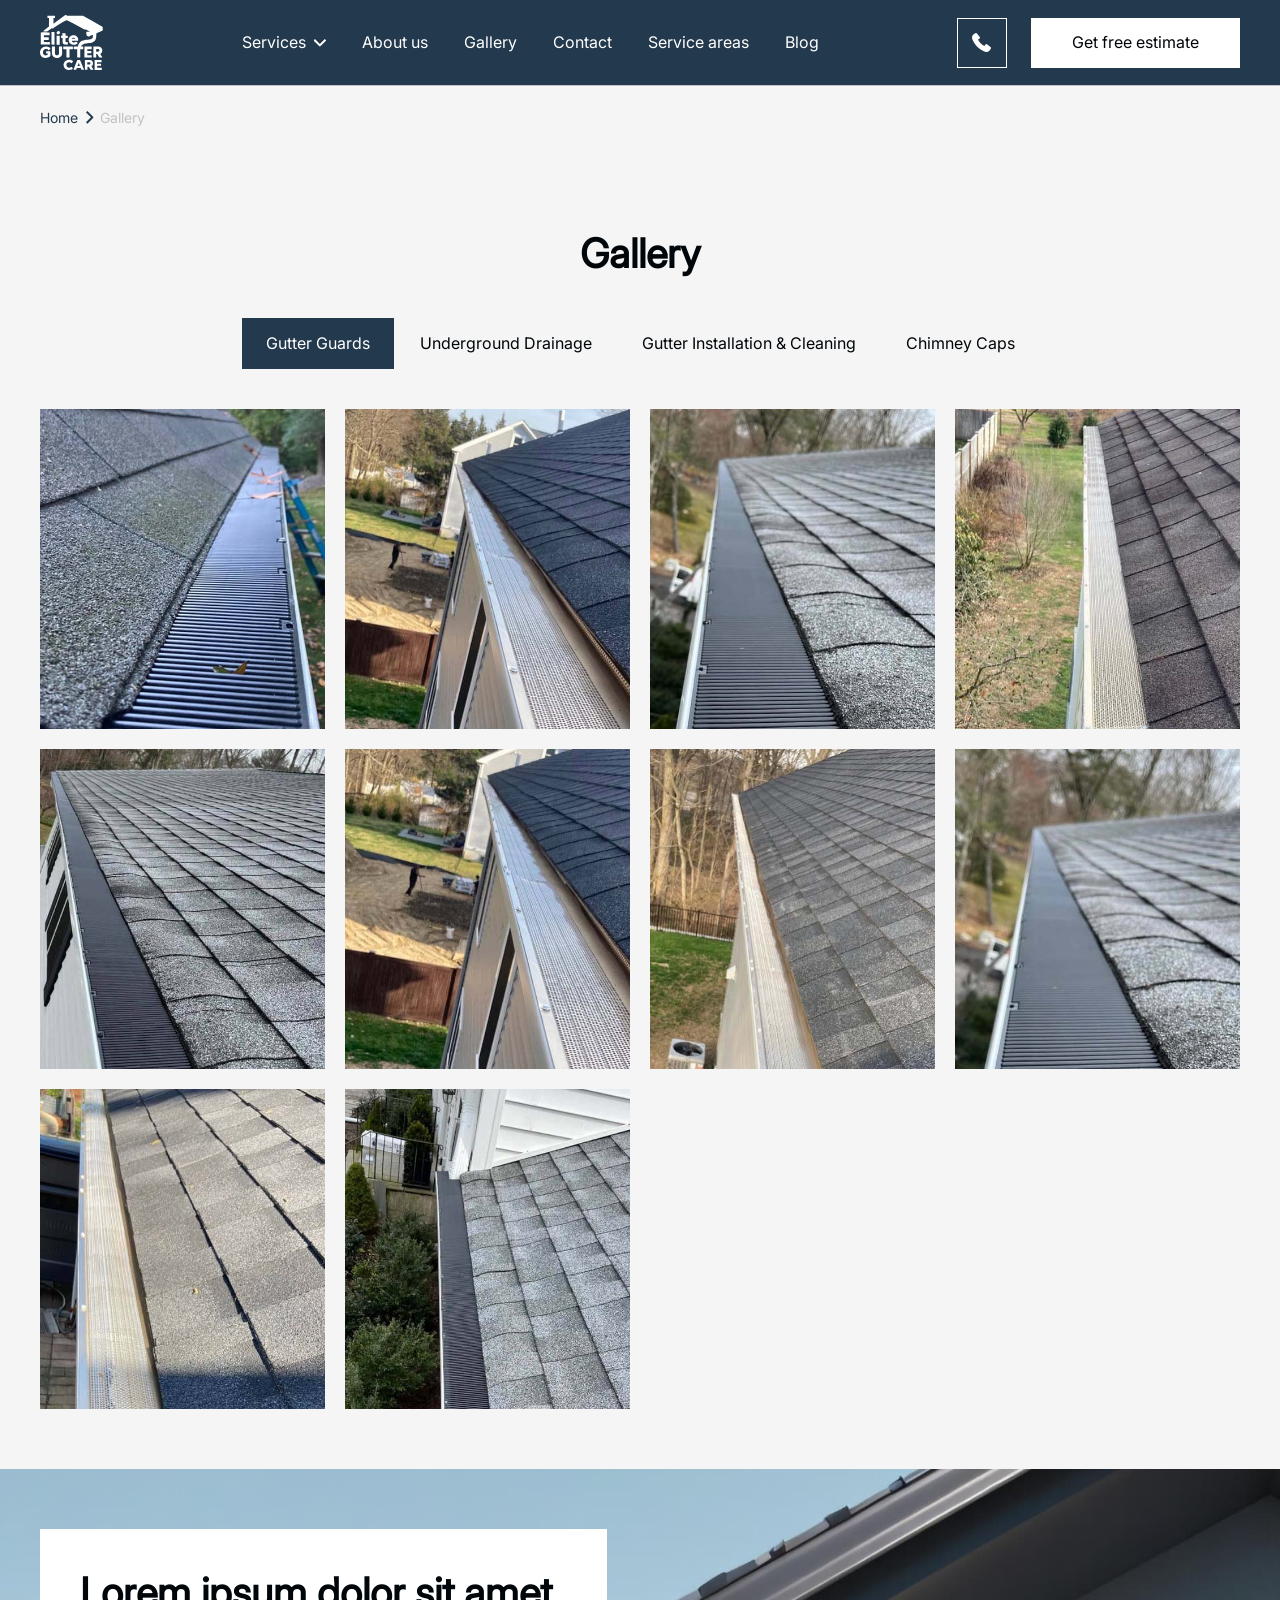
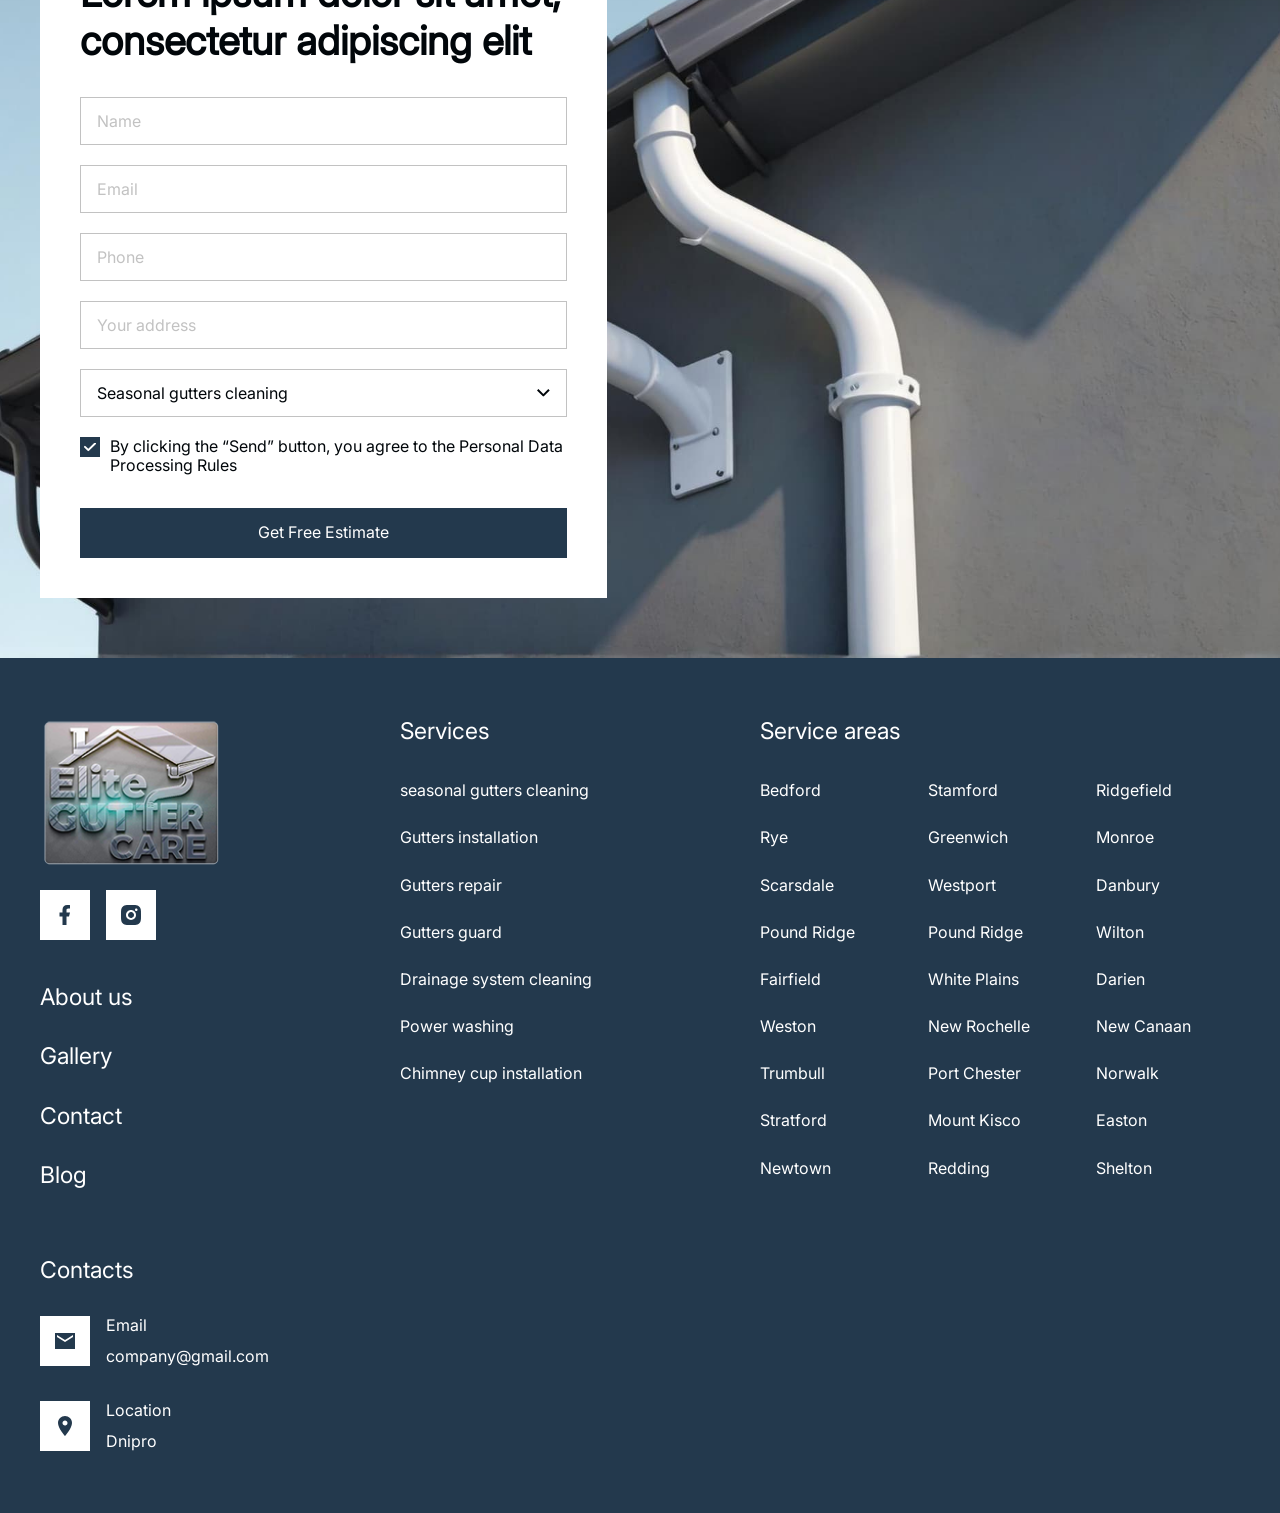
<file: gallery.html>
<!doctype html>
<html lang="en">
	<head>
		<meta charset="UTF-8">
		<meta name="viewport" content="width=device-width, initial-scale=1.0">
		<link rel="preload" href="./assets/fonts/Inter.woff2" as="font" type="font/woff2" crossorigin="anonymous">
		<link rel="shortcut icon" href="./assets/img/favicon.ico">
		<title>Gallery Page</title>
		<script type="module" crossorigin="" src="./js/app.min.js?v=1765008252215"></script>
		<link rel="stylesheet" crossorigin="" href="./css/app.min.css?v=1765008252215">
	</head>
	<body>
		<div class="wrapper">
			<header data-fls-header="" data-fls-header-scroll="" class="header">
				<div class="header__container">
					<div class="header__logo">
						<img src="./assets/img/logo-white.svg" alt="logo">
					</div>
					<div class="header__menu menu">
						<nav class="menu__nav">
							<ul class="menu__list">
								<li class="menu__item">
									<a class="menu__link" href="service.html">Services</a>
									<ul class="sublist">
										<li class="sublist__item">
											<a class="sublist__link" href="cleaning.html">Seasonal gutters cleaning</a>
										</li>
										<li class="sublist__item">
											<a class="sublist__link" href="#">Gutters installation</a>
										</li>
										<li class="sublist__item">
											<a class="sublist__link" href="#">Gutters guard</a>
										</li>
										<li class="sublist__item">
											<a class="sublist__link" href="#">Gutters repair</a>
										</li>
										<li class="sublist__item">
											<a class="sublist__link" href="#">Drainage system cleaning</a>
										</li>
										<li class="sublist__item">
											<a class="sublist__link" href="#">Power washing</a>
										</li>
										<li class="sublist__item">
											<a class="sublist__link" href="#">Chimney cup installation</a>
										</li>
									</ul>
								</li>
								<li class="menu__item">
									<a class="menu__link" href="about.html">About us</a>
								</li>
								<li class="menu__item">
									<a class="menu__link" href="gallery.html">Gallery</a>
								</li>
								<li class="menu__item">
									<a class="menu__link" href="contacts.html">Contact</a>
								</li>
								<li class="menu__item">
									<a class="menu__link" href="areas.html">Service areas</a>
								</li>
								<li class="menu__item">
									<a class="menu__link" href="blog.html">Blog</a>
								</li>
							</ul>
						</nav>
						<div class="header__social social">
							<ul class="social__list">
								<li class="social__item">
									<a class="social__link" href="#" aria-label="facebook" target="_blank" rel="noopener">
										<svg width="11" height="20" viewbox="0 0 11 20" fill="none" xmlns="http://www.w3.org/2000/svg">
											<path d="M7 11.5H9.5L10.5 7.5H7V5.5C7 4.47 7 3.5 9 3.5H10.5V0.14C10.174 0.0970001 8.943 0 7.643 0C4.928 0 3 1.657 3 4.7V7.5H0V11.5H3V20H7V11.5Z" fill="#23394D"></path>
										</svg>
									</a>
								</li>
								<li class="social__item">
									<a class="social__link" href="#" aria-label="instagram" target="_blank" rel="noopener">
										<svg width="20" height="20" viewbox="0 0 20 20" fill="none" xmlns="http://www.w3.org/2000/svg">
											<path d="M11.0286 0C12.1536 0.003 12.7246 0.009 13.2176 0.023L13.4116 0.03C13.6356 0.038 13.8566 0.0479999 14.1236 0.0599999C15.1876 0.11 15.9136 0.278 16.5506 0.525C17.2106 0.779 17.7666 1.123 18.3226 1.678C18.8313 2.17773 19.2248 2.78247 19.4756 3.45C19.7226 4.087 19.8906 4.813 19.9406 5.878C19.9526 6.144 19.9626 6.365 19.9706 6.59L19.9766 6.784C19.9916 7.276 19.9976 7.847 19.9996 8.972L20.0006 9.718V11.028C20.003 11.7574 19.9953 12.4868 19.9776 13.216L19.9716 13.41C19.9636 13.635 19.9536 13.856 19.9416 14.122C19.8916 15.187 19.7216 15.912 19.4756 16.55C19.2248 17.2175 18.8313 17.8223 18.3226 18.322C17.8228 18.8307 17.2181 19.2242 16.5506 19.475C15.9136 19.722 15.1876 19.89 14.1236 19.94L13.4116 19.97L13.2176 19.976C12.7246 19.99 12.1536 19.997 11.0286 19.999L10.2826 20H8.97357C8.24383 20.0026 7.51409 19.9949 6.78457 19.977L6.59057 19.971C6.35318 19.962 6.11584 19.9517 5.87857 19.94C4.81457 19.89 4.08857 19.722 3.45057 19.475C2.7834 19.2241 2.17901 18.8306 1.67957 18.322C1.17051 17.8224 0.776678 17.2176 0.525569 16.55C0.278569 15.913 0.110569 15.187 0.0605687 14.122L0.0305688 13.41L0.0255689 13.216C0.00713493 12.4868 -0.00119929 11.7574 0.000568797 11.028V8.972C-0.0021991 8.2426 0.00513501 7.5132 0.0225689 6.784L0.0295688 6.59C0.0375688 6.365 0.0475688 6.144 0.0595688 5.878C0.109569 4.813 0.277569 4.088 0.524569 3.45C0.776263 2.7822 1.17079 2.17744 1.68057 1.678C2.17972 1.16955 2.78376 0.776074 3.45057 0.525C4.08857 0.278 4.81357 0.11 5.87857 0.0599999C6.14457 0.0479999 6.36657 0.038 6.59057 0.03L6.78457 0.0239999C7.51376 0.00623271 8.24316 -0.0014347 8.97257 0.000999928L11.0286 0ZM10.0006 5C8.67449 5 7.40272 5.52678 6.46503 6.46447C5.52735 7.40215 5.00057 8.67392 5.00057 10C5.00057 11.3261 5.52735 12.5979 6.46503 13.5355C7.40272 14.4732 8.67449 15 10.0006 15C11.3267 15 12.5984 14.4732 13.5361 13.5355C14.4738 12.5979 15.0006 11.3261 15.0006 10C15.0006 8.67392 14.4738 7.40215 13.5361 6.46447C12.5984 5.52678 11.3267 5 10.0006 5ZM10.0006 7C10.3945 6.99993 10.7847 7.07747 11.1487 7.22817C11.5127 7.37887 11.8434 7.5998 12.122 7.87833C12.4007 8.15686 12.6217 8.48754 12.7725 8.85149C12.9233 9.21544 13.001 9.60553 13.0011 9.9995C13.0011 10.3935 12.9236 10.7836 12.7729 11.1476C12.6222 11.5116 12.4013 11.8423 12.1227 12.121C11.8442 12.3996 11.5135 12.6206 11.1496 12.7714C10.7856 12.9223 10.3955 12.9999 10.0016 13C9.20592 13 8.44286 12.6839 7.88025 12.1213C7.31764 11.5587 7.00157 10.7956 7.00157 10C7.00157 9.20435 7.31764 8.44129 7.88025 7.87868C8.44286 7.31607 9.20592 7 10.0016 7M15.2516 3.5C14.92 3.5 14.6021 3.6317 14.3677 3.86612C14.1333 4.10054 14.0016 4.41848 14.0016 4.75C14.0016 5.08152 14.1333 5.39946 14.3677 5.63388C14.6021 5.8683 14.92 6 15.2516 6C15.5831 6 15.901 5.8683 16.1355 5.63388C16.3699 5.39946 16.5016 5.08152 16.5016 4.75C16.5016 4.41848 16.3699 4.10054 16.1355 3.86612C15.901 3.6317 15.5831 3.5 15.2516 3.5Z" fill="#23394D"></path>
										</svg>
									</a>
								</li>
							</ul>
						</div>
					</div>
					<a class="header__btn --icon-phone" href="tel:+15575952337"></a>
					<button type="button" data-fls-popup-link="contact-us" class="button">Get free estimate</button>
					<button type="button" data-fls-menu="" class="header__icon icon-menu">
						<span></span>
					</button>
				</div>
			</header>
			<main class="page page--gallery">
				<div class="breadcrumbs">
					<div class="breadcrumbs__container">
						<nav class="breadcrumbs__nav">
							<a class="breadcrumbs__link breadcrumbs__link--main" href="/gutter-care">Home</a>
							<div class="breadcrumbs__link breadcrumbs__link--last">Gallery</div>
						</nav>
					</div>
				</div>
				<!-- gallery -->
				<section class="section gallery">
					<div class="gallery__container">
						<h1 class="gallery__title title">Gallery</h1>
						<div data-fls-tabs="" class="gallery__tabs">
							<div class="gallery__top">
								<nav data-fls-tabs-titles="" class="gallery__navigation">
									<button type="button" class="gallery__btn --tab-active">Gutter Guards</button>
									<button type="button" class="gallery__btn">Underground Drainage</button>
									<button type="button" class="gallery__btn">Gutter Installation & Cleaning</button>
									<button type="button" class="gallery__btn">Chimney Caps</button>
								</nav>
							</div>
							<div data-fls-tabs-body="" class="gallery__content">
								<div class="gallery__body">
									<div data-fls-gallery="" class="gallery__grid">
										<!-- href = шлях до ВЕЛИКОЇ картинки (яка відкриється у попапі) -->
										<a href="assets/img/gallery/01.jpg" class="gallery__item">
											<!-- src = шлях до МАЛЕНЬКОЇ картинки (прев'ю на сторінці) -->
											<img src="./assets/img/gallery/01.jpg" alt="Опис фото 1">
										</a>
										<a href="assets/img/gallery/02.jpg" class="gallery__item">
											<img src="./assets/img/gallery/02.jpg" alt="Опис фото 2">
										</a>
										<a href="assets/img/gallery/03.jpg" class="gallery__item">
											<img src="./assets/img/gallery/03.jpg" alt="Опис фото 3">
										</a>
										<a href="assets/img/gallery/04.jpg" class="gallery__item">
											<img src="./assets/img/gallery/04.jpg" alt="Опис фото 4">
										</a>
										<a href="assets/img/gallery/05.jpg" class="gallery__item">
											<img src="./assets/img/gallery/05.jpg" alt="Опис фото 5">
										</a>
										<a href="assets/img/gallery/06.jpg" class="gallery__item">
											<img src="./assets/img/gallery/06.jpg" alt="Опис фото 6">
										</a>
										<a href="assets/img/gallery/07.jpg" class="gallery__item">
											<img src="./assets/img/gallery/07.jpg" alt="Опис фото 7">
										</a>
										<a href="assets/img/gallery/08.jpg" class="gallery__item">
											<img src="./assets/img/gallery/08.jpg" alt="Опис фото 8">
										</a>
										<a href="assets/img/gallery/09.jpg" class="gallery__item">
											<img src="./assets/img/gallery/09.jpg" alt="Опис фото 9">
										</a>
										<a href="assets/img/gallery/10.jpg" class="gallery__item">
											<img src="./assets/img/gallery/10.jpg" alt="Опис фото 10">
										</a>
									</div>
								</div>
								<div class="gallery__body">
									<div data-fls-gallery="" class="gallery__grid">
										<!-- href = шлях до ВЕЛИКОЇ картинки (яка відкриється у попапі) -->
										<a href="assets/img/gallery/05.jpg" class="gallery__item">
											<!-- src = шлях до МАЛЕНЬКОЇ картинки (прев'ю на сторінці) -->
											<img src="./assets/img/gallery/05.jpg" alt="Опис фото 5">
										</a>
										<a href="assets/img/gallery/06.jpg" class="gallery__item">
											<img src="./assets/img/gallery/06.jpg" alt="Опис фото 6">
										</a>
										<a href="assets/img/gallery/07.jpg" class="gallery__item">
											<img src="./assets/img/gallery/07.jpg" alt="Опис фото 7">
										</a>
										<a href="assets/img/gallery/08.jpg" class="gallery__item">
											<img src="./assets/img/gallery/08.jpg" alt="Опис фото 8">
										</a>
										<a href="assets/img/gallery/09.jpg" class="gallery__item">
											<img src="./assets/img/gallery/09.jpg" alt="Опис фото 9">
										</a>
										<a href="assets/img/gallery/10.jpg" class="gallery__item">
											<img src="./assets/img/gallery/10.jpg" alt="Опис фото 10">
										</a>
									</div>
								</div>
								<div class="gallery__body">
									<div data-fls-gallery="" class="gallery__grid">
										<!-- href = шлях до ВЕЛИКОЇ картинки (яка відкриється у попапі) -->
										<a href="assets/img/gallery/01.jpg" class="gallery__item">
											<!-- src = шлях до МАЛЕНЬКОЇ картинки (прев'ю на сторінці) -->
											<img src="./assets/img/gallery/01.jpg" alt="Опис фото 1">
										</a>
										<a href="assets/img/gallery/02.jpg" class="gallery__item">
											<img src="./assets/img/gallery/02.jpg" alt="Опис фото 2">
										</a>
										<a href="assets/img/gallery/03.jpg" class="gallery__item">
											<img src="./assets/img/gallery/03.jpg" alt="Опис фото 3">
										</a>
										<a href="assets/img/gallery/04.jpg" class="gallery__item">
											<img src="./assets/img/gallery/04.jpg" alt="Опис фото 4">
										</a>
									</div>
								</div>
								<div class="gallery__body">
									<div data-fls-gallery="" class="gallery__grid">
										<!-- href = шлях до ВЕЛИКОЇ картинки (яка відкриється у попапі) -->
										<a href="assets/img/gallery/03.jpg" class="gallery__item">
											<!-- src = шлях до МАЛЕНЬКОЇ картинки (прев'ю на сторінці) -->
											<img src="./assets/img/gallery/03.jpg" alt="Опис фото 3">
										</a>
										<a href="assets/img/gallery/04.jpg" class="gallery__item">
											<img src="./assets/img/gallery/04.jpg" alt="Опис фото 4">
										</a>
										<a href="assets/img/gallery/05.jpg" class="gallery__item">
											<img src="./assets/img/gallery/05.jpg" alt="Опис фото 5">
										</a>
										<a href="assets/img/gallery/06.jpg" class="gallery__item">
											<img src="./assets/img/gallery/06.jpg" alt="Опис фото 6">
										</a>
										<a href="assets/img/gallery/07.jpg" class="gallery__item">
											<img src="./assets/img/gallery/07.jpg" alt="Опис фото 7">
										</a>
									</div>
								</div>
							</div>
						</div>
					</div>
				</section>
				<!-- Form -->
				<section class="section form">
					<div class="form__container">
						<div class="form__bg">
							<img src="./assets/img/form-bg.jpg" alt="form" loading="lazy">
						</div>
						<div class="form__inner">
							<form action="#">
								<h2 class="form-title title">
									Lorem ipsum dolor sit amet,
                        consectetur adipiscing elit
								</h2>
								<div class="form-group">
									<input autocomplete="off" type="text" name="name" placeholder="Name" class="input" required>
								</div>
								<div class="form-group">
									<input autocomplete="off" type="email" name="email" placeholder="Email" class="input" required>
								</div>
								<div class="form-group">
									<input autocomplete="off" type="tel" name="phone" placeholder="Phone" class="input" required>
								</div>
								<div class="form-group">
									<input autocomplete="off" type="text" name="phone" placeholder="Your address" class="input" required>
								</div>
								<div class="form-group">
									<select name="Service" data-fls-select="" data-fls-select-modif="form">
										<option value="1" selected>Seasonal gutters cleaning</option>
										<option value="2">Gutters installation</option>
										<option value="3">Gutters repair</option>
										<option value="4">Gutters guard</option>
										<option value="5">Drainage system cleaning</option>
										<option value="6">Power washing</option>
										<option value="7">Chimney cup installation</option>
									</select>
								</div>
								<label class="form-checkbox">
									<input checked type="checkbox" value="you-agree" name="Data Processing Rules">
									<span class="form-checkbox__icon"></span>
									<span class="form-checkbox__text">
										By clicking the “Send” button, you agree to the Personal Data
                            Processing Rules
									</span>
								</label>
								<button class="button button--accent" type="submit">Get Free Estimate</button>
							</form>
						</div>
					</div>
				</section>
			</main>
			<footer data-fls-footer="" class="footer">
				<div class="footer__container">
					<div class="footer__inner">
						<div class="footer__info">
							<div class="footer__logo">
								<img src="./assets/img/logo.png" alt="logo">
							</div>
							<div class="footer__social social">
								<ul class="social__list">
									<li class="social__item">
										<a class="social__link" href="#" aria-label="facebook" target="_blank" rel="noopener">
											<svg width="11" height="20" viewbox="0 0 11 20" fill="none" xmlns="http://www.w3.org/2000/svg">
												<path d="M7 11.5H9.5L10.5 7.5H7V5.5C7 4.47 7 3.5 9 3.5H10.5V0.14C10.174 0.0970001 8.943 0 7.643 0C4.928 0 3 1.657 3 4.7V7.5H0V11.5H3V20H7V11.5Z" fill="#23394D"></path>
											</svg>
										</a>
									</li>
									<li class="social__item">
										<a class="social__link" href="#" aria-label="instagram" target="_blank" rel="noopener">
											<svg width="20" height="20" viewbox="0 0 20 20" fill="none" xmlns="http://www.w3.org/2000/svg">
												<path d="M11.0286 0C12.1536 0.003 12.7246 0.009 13.2176 0.023L13.4116 0.03C13.6356 0.038 13.8566 0.0479999 14.1236 0.0599999C15.1876 0.11 15.9136 0.278 16.5506 0.525C17.2106 0.779 17.7666 1.123 18.3226 1.678C18.8313 2.17773 19.2248 2.78247 19.4756 3.45C19.7226 4.087 19.8906 4.813 19.9406 5.878C19.9526 6.144 19.9626 6.365 19.9706 6.59L19.9766 6.784C19.9916 7.276 19.9976 7.847 19.9996 8.972L20.0006 9.718V11.028C20.003 11.7574 19.9953 12.4868 19.9776 13.216L19.9716 13.41C19.9636 13.635 19.9536 13.856 19.9416 14.122C19.8916 15.187 19.7216 15.912 19.4756 16.55C19.2248 17.2175 18.8313 17.8223 18.3226 18.322C17.8228 18.8307 17.2181 19.2242 16.5506 19.475C15.9136 19.722 15.1876 19.89 14.1236 19.94L13.4116 19.97L13.2176 19.976C12.7246 19.99 12.1536 19.997 11.0286 19.999L10.2826 20H8.97357C8.24383 20.0026 7.51409 19.9949 6.78457 19.977L6.59057 19.971C6.35318 19.962 6.11584 19.9517 5.87857 19.94C4.81457 19.89 4.08857 19.722 3.45057 19.475C2.7834 19.2241 2.17901 18.8306 1.67957 18.322C1.17051 17.8224 0.776678 17.2176 0.525569 16.55C0.278569 15.913 0.110569 15.187 0.0605687 14.122L0.0305688 13.41L0.0255689 13.216C0.00713493 12.4868 -0.00119929 11.7574 0.000568797 11.028V8.972C-0.0021991 8.2426 0.00513501 7.5132 0.0225689 6.784L0.0295688 6.59C0.0375688 6.365 0.0475688 6.144 0.0595688 5.878C0.109569 4.813 0.277569 4.088 0.524569 3.45C0.776263 2.7822 1.17079 2.17744 1.68057 1.678C2.17972 1.16955 2.78376 0.776074 3.45057 0.525C4.08857 0.278 4.81357 0.11 5.87857 0.0599999C6.14457 0.0479999 6.36657 0.038 6.59057 0.03L6.78457 0.0239999C7.51376 0.00623271 8.24316 -0.0014347 8.97257 0.000999928L11.0286 0ZM10.0006 5C8.67449 5 7.40272 5.52678 6.46503 6.46447C5.52735 7.40215 5.00057 8.67392 5.00057 10C5.00057 11.3261 5.52735 12.5979 6.46503 13.5355C7.40272 14.4732 8.67449 15 10.0006 15C11.3267 15 12.5984 14.4732 13.5361 13.5355C14.4738 12.5979 15.0006 11.3261 15.0006 10C15.0006 8.67392 14.4738 7.40215 13.5361 6.46447C12.5984 5.52678 11.3267 5 10.0006 5ZM10.0006 7C10.3945 6.99993 10.7847 7.07747 11.1487 7.22817C11.5127 7.37887 11.8434 7.5998 12.122 7.87833C12.4007 8.15686 12.6217 8.48754 12.7725 8.85149C12.9233 9.21544 13.001 9.60553 13.0011 9.9995C13.0011 10.3935 12.9236 10.7836 12.7729 11.1476C12.6222 11.5116 12.4013 11.8423 12.1227 12.121C11.8442 12.3996 11.5135 12.6206 11.1496 12.7714C10.7856 12.9223 10.3955 12.9999 10.0016 13C9.20592 13 8.44286 12.6839 7.88025 12.1213C7.31764 11.5587 7.00157 10.7956 7.00157 10C7.00157 9.20435 7.31764 8.44129 7.88025 7.87868C8.44286 7.31607 9.20592 7 10.0016 7M15.2516 3.5C14.92 3.5 14.6021 3.6317 14.3677 3.86612C14.1333 4.10054 14.0016 4.41848 14.0016 4.75C14.0016 5.08152 14.1333 5.39946 14.3677 5.63388C14.6021 5.8683 14.92 6 15.2516 6C15.5831 6 15.901 5.8683 16.1355 5.63388C16.3699 5.39946 16.5016 5.08152 16.5016 4.75C16.5016 4.41848 16.3699 4.10054 16.1355 3.86612C15.901 3.6317 15.5831 3.5 15.2516 3.5Z" fill="#23394D"></path>
											</svg>
										</a>
									</li>
								</ul>
							</div>
						</div>
						<div class="footer__col">
							<nav class="footer__nav footer__nav--main">
								<ul>
									<li>
										<a href="about.html">About us</a>
									</li>
									<li>
										<a href="gallery.html">Gallery</a>
									</li>
									<li>
										<a href="contacts.html">Contact</a>
									</li>
									<li>
										<a href="blog.html">Blog</a>
									</li>
								</ul>
							</nav>
						</div>
						<div class="footer__col">
							<h2 class="footer__title">Services</h2>
							<nav class="footer__nav">
								<ul>
									<li>
										<a href="cleaning.html">seasonal gutters cleaning</a>
									</li>
									<li>
										<a href="cleaning.html">Gutters installation</a>
									</li>
									<li>
										<a href="cleaning.html">Gutters repair</a>
									</li>
									<li>
										<a href="cleaning.html">Gutters guard</a>
									</li>
									<li>
										<a href="cleaning.html">Drainage system cleaning</a>
									</li>
									<li>
										<a href="cleaning.html">Power washing</a>
									</li>
									<li>
										<a href="cleaning.html">Chimney cup installation</a>
									</li>
								</ul>
							</nav>
						</div>
						<div class="footer__col">
							<h2 class="footer__title">Service areas</h2>
							<nav class="footer__nav">
								<ul>
									<li>
										<a href="bedford.html">Bedford</a>
									</li>
									<li>
										<a href="bedford.html">Stamford</a>
									</li>
									<li>
										<a href="bedford.html">Ridgefield</a>
									</li>
									<li>
										<a href="bedford.html">Rye</a>
									</li>
									<li>
										<a href="bedford.html">Greenwich</a>
									</li>
									<li>
										<a href="bedford.html">Monroe</a>
									</li>
									<li>
										<a href="bedford.html">Scarsdale</a>
									</li>
									<li>
										<a href="bedford.html">Westport</a>
									</li>
									<li>
										<a href="bedford.html">Danbury</a>
									</li>
									<li>
										<a href="bedford.html">Pound Ridge</a>
									</li>
									<li>
										<a href="bedford.html">Pound Ridge</a>
									</li>
									<li>
										<a href="bedford.html">Wilton</a>
									</li>
									<li>
										<a href="bedford.html">Fairfield</a>
									</li>
									<li>
										<a href="bedford.html">White Plains</a>
									</li>
									<li>
										<a href="bedford.html">Darien</a>
									</li>
									<li>
										<a href="bedford.html">Weston</a>
									</li>
									<li>
										<a href="bedford.html">New Rochelle</a>
									</li>
									<li>
										<a href="bedford.html">New Canaan</a>
									</li>
									<li>
										<a href="bedford.html">Trumbull</a>
									</li>
									<li>
										<a href="bedford.html">Port Chester</a>
									</li>
									<li>
										<a href="bedford.html">Norwalk</a>
									</li>
									<li>
										<a href="bedford.html">Stratford</a>
									</li>
									<li>
										<a href="bedford.html">Mount Kisco</a>
									</li>
									<li>
										<a href="bedford.html">Easton</a>
									</li>
									<li>
										<a href="bedford.html">Newtown</a>
									</li>
									<li>
										<a href="bedford.html">Redding</a>
									</li>
									<li>
										<a href="bedford.html">Shelton</a>
									</li>
								</ul>
							</nav>
						</div>
					</div>
					<div class="footer__bottom">
						<h2 class="footer__title">Contacts</h2>
						<div class="footer__contacts">
							<div class="footer__contact-item contact-item">
								<div class="contact-item__icon">
									<svg width="20" height="16" viewbox="0 0 20 16" fill="none" xmlns="http://www.w3.org/2000/svg">
										<path d="M20 0H0V16H20V0ZM18 4L10 9L2 4V2L10 7L18 2V4Z" fill="#23394D"></path>
									</svg>
								</div>
								<div class="contact-item__content">
									<div class="contact-item__label">Email</div>
									<div class="contact-item__text">
										<a href="mailto:company@gmail.com">company@gmail.com</a>
									</div>
								</div>
							</div>
							<div class="footer__contact-item contact-item">
								<div class="contact-item__icon">
									<svg width="14" height="20" viewbox="0 0 14 20" fill="none" xmlns="http://www.w3.org/2000/svg">
										<path d="M7 9.5C6.33696 9.5 5.70107 9.23661 5.23223 8.76777C4.76339 8.29893 4.5 7.66304 4.5 7C4.5 6.33696 4.76339 5.70107 5.23223 5.23223C5.70107 4.76339 6.33696 4.5 7 4.5C7.66304 4.5 8.29893 4.76339 8.76777 5.23223C9.23661 5.70107 9.5 6.33696 9.5 7C9.5 7.3283 9.43534 7.65339 9.3097 7.95671C9.18406 8.26002 8.99991 8.53562 8.76777 8.76777C8.53562 8.99991 8.26002 9.18406 7.95671 9.3097C7.65339 9.43534 7.3283 9.5 7 9.5ZM7 0C5.14348 0 3.36301 0.737498 2.05025 2.05025C0.737498 3.36301 0 5.14348 0 7C0 12.25 7 20 7 20C7 20 14 12.25 14 7C14 5.14348 13.2625 3.36301 11.9497 2.05025C10.637 0.737498 8.85652 0 7 0Z" fill="#23394D"></path>
									</svg>
								</div>
								<div class="contact-item__content">
									<div class="contact-item__label">Location</div>
									<div class="contact-item__text">
										<a href="#">Dnipro</a>
									</div>
								</div>
							</div>
						</div>
					</div>
				</div>
			</footer>
		</div>
		<div data-fls-popup="contact-us" aria-hidden="true" class="popup">
			<div data-fls-popup-wrapper="" class="popup__wrapper">
				<div data-fls-popup-body="" class="popup__body">
					<button data-fls-popup-close="" type="button" class="popup__close"></button>
					<div data-fls-popup-content="" class="popup__text">
						<form action="#">
							<h2 class="form-title title">Lorem ipsum dolor sit amet,
						consectetur adipiscing elit</h2>
							<div class="form-group">
								<input autocomplete="off" type="text" name="name" placeholder="Name" class="input" required>
							</div>
							<div class="form-group">
								<input autocomplete="off" type="email" name="email" placeholder="Email" class="input" required>
							</div>
							<div class="form-group">
								<input autocomplete="off" type="tel" name="phone" placeholder="Phone" class="input" required>
							</div>
							<div class="form-group">
								<input autocomplete="off" type="text" name="phone" placeholder="Your address" class="input" required>
							</div>
							<div class="form-group">
								<select name="Service" data-fls-select="" data-fls-select-modif="form">
									<option value="1" selected>Seasonal gutters cleaning</option>
									<option value="2">Gutters installation</option>
									<option value="3">Gutters repair</option>
									<option value="4">Gutters guard</option>
									<option value="5">Drainage system cleaning</option>
									<option value="6">Power washing</option>
									<option value="7">Chimney cup installation</option>
								</select>
							</div>
							<label class="form-checkbox">
								<input checked type="checkbox" value="you-agree" name="Data Processing Rules">
								<span class="form-checkbox__icon"></span>
								<span class="form-checkbox__text">
									By clicking the “Send” button, you agree to the Personal Data
							Processing Rules
								</span>
							</label>
							<button class="button button--accent" type="submit">Get Free Estimate</button>
						</form>
					</div>
				</div>
			</div>
		</div>
		<div data-fls-popup="form-success" aria-hidden="true" class="popup">
			<div data-fls-popup-wrapper="" class="popup__wrapper">
				<div data-fls-popup-body="" class="popup__body">
					<div data-fls-popup-content="" class="popup__content">
						<h3 class="popup__title">
							<span class="title-highlight">Форму</span>
							успішно відправлено!
						</h3>
						<button class="popup__btn btn button" type="button" data-fls-popup-close="">Закрити</button>
					</div>
				</div>
			</div>
		</div>
	</body>
</html>
</file>
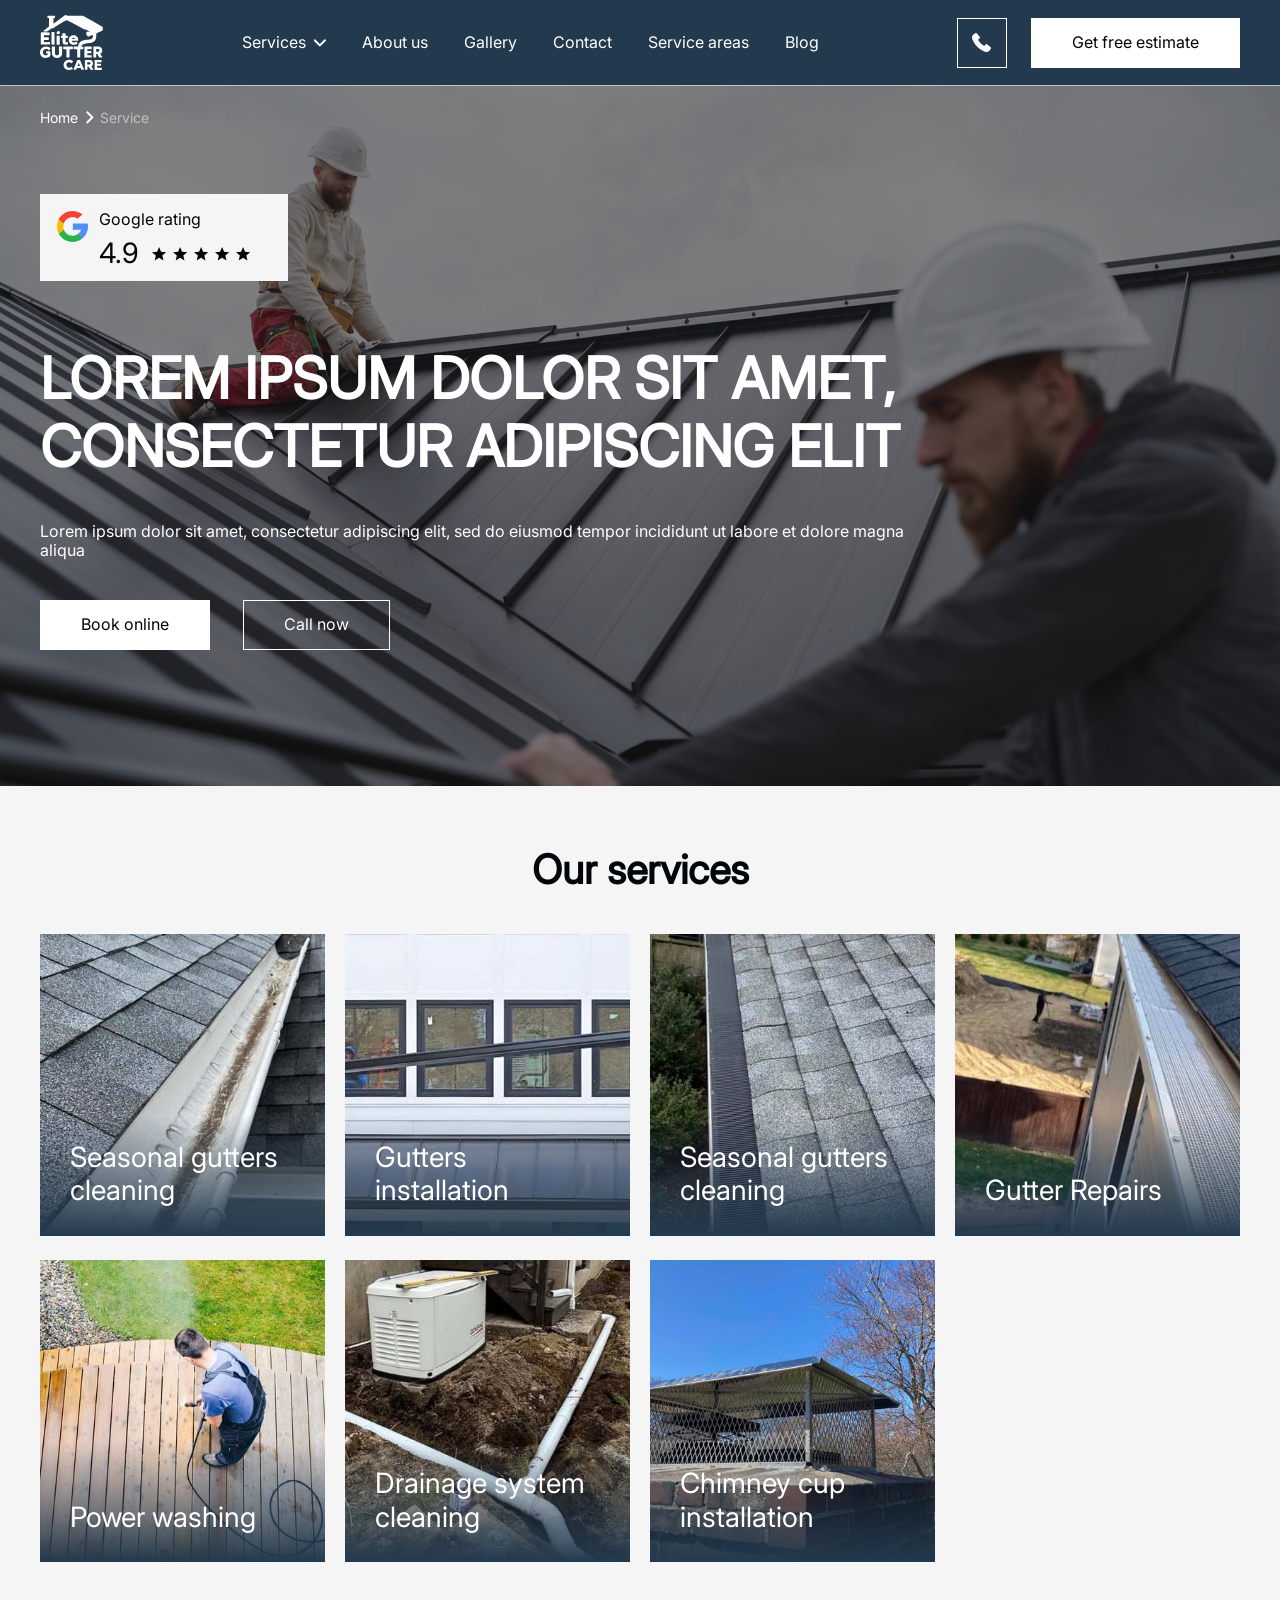
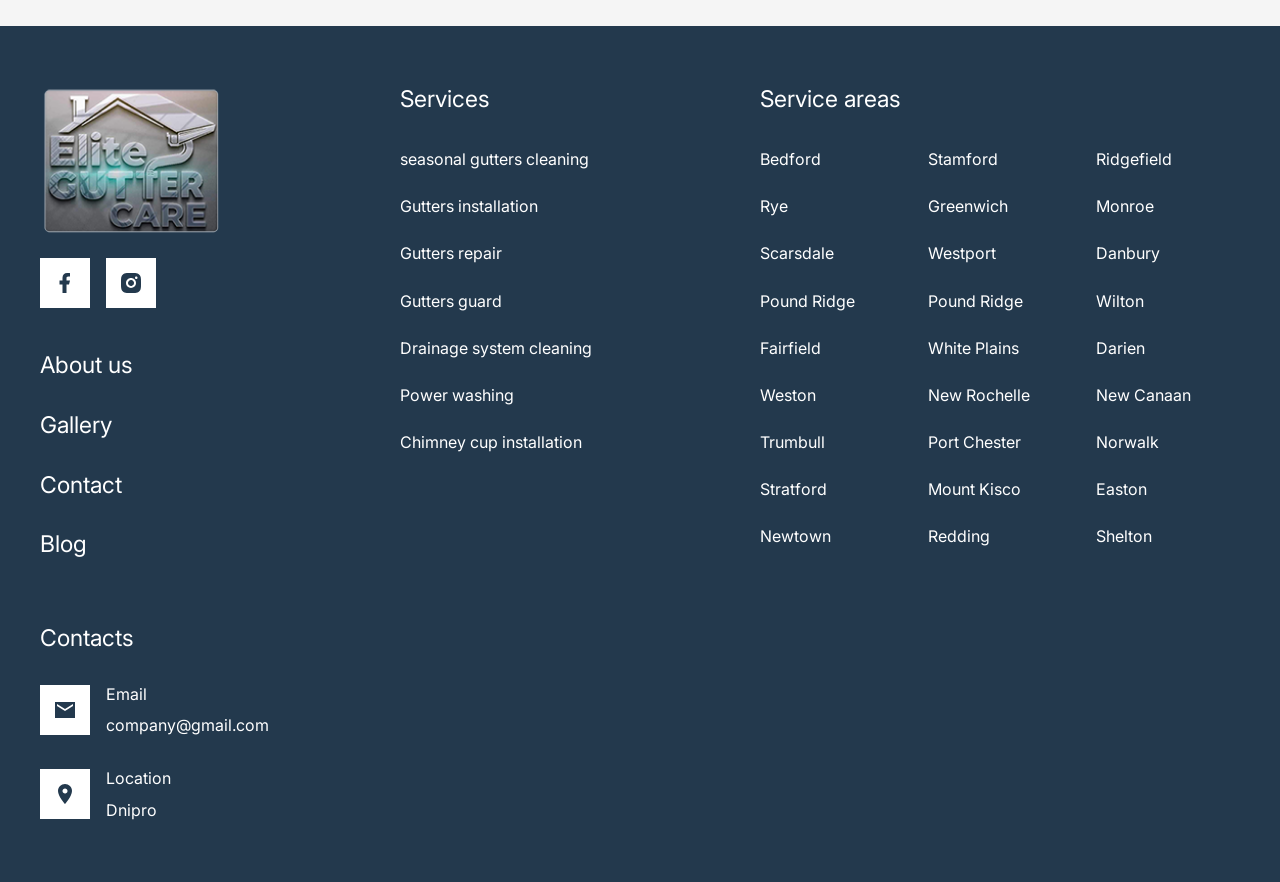
<file: service.html>
<!doctype html>
<html lang="en">
	<head>
		<meta charset="UTF-8">
		<meta name="viewport" content="width=device-width, initial-scale=1.0">
		<link rel="preload" href="./assets/fonts/Inter.woff2" as="font" type="font/woff2" crossorigin="anonymous">
		<link rel="shortcut icon" href="./assets/img/favicon.ico">
		<title>Service Page</title>
		<script type="module" crossorigin="" src="./js/app.min.js?v=1765008252215"></script>
		<link rel="stylesheet" crossorigin="" href="./css/app.min.css?v=1765008252215">
	</head>
	<body>
		<div class="wrapper">
			<header data-fls-header="" data-fls-header-scroll="" class="header">
				<div class="header__container">
					<div class="header__logo">
						<img src="./assets/img/logo-white.svg" alt="logo">
					</div>
					<div class="header__menu menu">
						<nav class="menu__nav">
							<ul class="menu__list">
								<li class="menu__item">
									<a class="menu__link" href="service.html">Services</a>
									<ul class="sublist">
										<li class="sublist__item">
											<a class="sublist__link" href="cleaning.html">Seasonal gutters cleaning</a>
										</li>
										<li class="sublist__item">
											<a class="sublist__link" href="#">Gutters installation</a>
										</li>
										<li class="sublist__item">
											<a class="sublist__link" href="#">Gutters guard</a>
										</li>
										<li class="sublist__item">
											<a class="sublist__link" href="#">Gutters repair</a>
										</li>
										<li class="sublist__item">
											<a class="sublist__link" href="#">Drainage system cleaning</a>
										</li>
										<li class="sublist__item">
											<a class="sublist__link" href="#">Power washing</a>
										</li>
										<li class="sublist__item">
											<a class="sublist__link" href="#">Chimney cup installation</a>
										</li>
									</ul>
								</li>
								<li class="menu__item">
									<a class="menu__link" href="about.html">About us</a>
								</li>
								<li class="menu__item">
									<a class="menu__link" href="gallery.html">Gallery</a>
								</li>
								<li class="menu__item">
									<a class="menu__link" href="contacts.html">Contact</a>
								</li>
								<li class="menu__item">
									<a class="menu__link" href="areas.html">Service areas</a>
								</li>
								<li class="menu__item">
									<a class="menu__link" href="blog.html">Blog</a>
								</li>
							</ul>
						</nav>
						<div class="header__social social">
							<ul class="social__list">
								<li class="social__item">
									<a class="social__link" href="#" aria-label="facebook" target="_blank" rel="noopener">
										<svg width="11" height="20" viewbox="0 0 11 20" fill="none" xmlns="http://www.w3.org/2000/svg">
											<path d="M7 11.5H9.5L10.5 7.5H7V5.5C7 4.47 7 3.5 9 3.5H10.5V0.14C10.174 0.0970001 8.943 0 7.643 0C4.928 0 3 1.657 3 4.7V7.5H0V11.5H3V20H7V11.5Z" fill="#23394D"></path>
										</svg>
									</a>
								</li>
								<li class="social__item">
									<a class="social__link" href="#" aria-label="instagram" target="_blank" rel="noopener">
										<svg width="20" height="20" viewbox="0 0 20 20" fill="none" xmlns="http://www.w3.org/2000/svg">
											<path d="M11.0286 0C12.1536 0.003 12.7246 0.009 13.2176 0.023L13.4116 0.03C13.6356 0.038 13.8566 0.0479999 14.1236 0.0599999C15.1876 0.11 15.9136 0.278 16.5506 0.525C17.2106 0.779 17.7666 1.123 18.3226 1.678C18.8313 2.17773 19.2248 2.78247 19.4756 3.45C19.7226 4.087 19.8906 4.813 19.9406 5.878C19.9526 6.144 19.9626 6.365 19.9706 6.59L19.9766 6.784C19.9916 7.276 19.9976 7.847 19.9996 8.972L20.0006 9.718V11.028C20.003 11.7574 19.9953 12.4868 19.9776 13.216L19.9716 13.41C19.9636 13.635 19.9536 13.856 19.9416 14.122C19.8916 15.187 19.7216 15.912 19.4756 16.55C19.2248 17.2175 18.8313 17.8223 18.3226 18.322C17.8228 18.8307 17.2181 19.2242 16.5506 19.475C15.9136 19.722 15.1876 19.89 14.1236 19.94L13.4116 19.97L13.2176 19.976C12.7246 19.99 12.1536 19.997 11.0286 19.999L10.2826 20H8.97357C8.24383 20.0026 7.51409 19.9949 6.78457 19.977L6.59057 19.971C6.35318 19.962 6.11584 19.9517 5.87857 19.94C4.81457 19.89 4.08857 19.722 3.45057 19.475C2.7834 19.2241 2.17901 18.8306 1.67957 18.322C1.17051 17.8224 0.776678 17.2176 0.525569 16.55C0.278569 15.913 0.110569 15.187 0.0605687 14.122L0.0305688 13.41L0.0255689 13.216C0.00713493 12.4868 -0.00119929 11.7574 0.000568797 11.028V8.972C-0.0021991 8.2426 0.00513501 7.5132 0.0225689 6.784L0.0295688 6.59C0.0375688 6.365 0.0475688 6.144 0.0595688 5.878C0.109569 4.813 0.277569 4.088 0.524569 3.45C0.776263 2.7822 1.17079 2.17744 1.68057 1.678C2.17972 1.16955 2.78376 0.776074 3.45057 0.525C4.08857 0.278 4.81357 0.11 5.87857 0.0599999C6.14457 0.0479999 6.36657 0.038 6.59057 0.03L6.78457 0.0239999C7.51376 0.00623271 8.24316 -0.0014347 8.97257 0.000999928L11.0286 0ZM10.0006 5C8.67449 5 7.40272 5.52678 6.46503 6.46447C5.52735 7.40215 5.00057 8.67392 5.00057 10C5.00057 11.3261 5.52735 12.5979 6.46503 13.5355C7.40272 14.4732 8.67449 15 10.0006 15C11.3267 15 12.5984 14.4732 13.5361 13.5355C14.4738 12.5979 15.0006 11.3261 15.0006 10C15.0006 8.67392 14.4738 7.40215 13.5361 6.46447C12.5984 5.52678 11.3267 5 10.0006 5ZM10.0006 7C10.3945 6.99993 10.7847 7.07747 11.1487 7.22817C11.5127 7.37887 11.8434 7.5998 12.122 7.87833C12.4007 8.15686 12.6217 8.48754 12.7725 8.85149C12.9233 9.21544 13.001 9.60553 13.0011 9.9995C13.0011 10.3935 12.9236 10.7836 12.7729 11.1476C12.6222 11.5116 12.4013 11.8423 12.1227 12.121C11.8442 12.3996 11.5135 12.6206 11.1496 12.7714C10.7856 12.9223 10.3955 12.9999 10.0016 13C9.20592 13 8.44286 12.6839 7.88025 12.1213C7.31764 11.5587 7.00157 10.7956 7.00157 10C7.00157 9.20435 7.31764 8.44129 7.88025 7.87868C8.44286 7.31607 9.20592 7 10.0016 7M15.2516 3.5C14.92 3.5 14.6021 3.6317 14.3677 3.86612C14.1333 4.10054 14.0016 4.41848 14.0016 4.75C14.0016 5.08152 14.1333 5.39946 14.3677 5.63388C14.6021 5.8683 14.92 6 15.2516 6C15.5831 6 15.901 5.8683 16.1355 5.63388C16.3699 5.39946 16.5016 5.08152 16.5016 4.75C16.5016 4.41848 16.3699 4.10054 16.1355 3.86612C15.901 3.6317 15.5831 3.5 15.2516 3.5Z" fill="#23394D"></path>
										</svg>
									</a>
								</li>
							</ul>
						</div>
					</div>
					<a class="header__btn --icon-phone" href="tel:+15575952337"></a>
					<button type="button" data-fls-popup-link="contact-us" class="button">Get free estimate</button>
					<button type="button" data-fls-menu="" class="header__icon icon-menu">
						<span></span>
					</button>
				</div>
			</header>
			<main class="page page--service">
				<!-- hero -->
				<section class="hero">
					<div class="hero__bg">
						<img src="./assets/img/hero.jpg" alt="hero bg">
					</div>
					<div class="hero__breadcrumbs breadcrumbs">
						<div class="breadcrumbs__container">
							<nav class="breadcrumbs__nav">
								<a class="breadcrumbs__link breadcrumbs__link--main" href="/gutter-care">Home</a>
								<div class="breadcrumbs__link breadcrumbs__link--last">Service</div>
							</nav>
						</div>
					</div>
					<div class="hero__container">
						<div class="hero__google google">
							<div class="google__img">
								<img src="./assets/img/google.svg" alt="google">
							</div>
							<div class="google__content">
								<div class="google__label">Google rating</div>
								<div class="google__rating">
									<div class="google__value">4.9</div>
									<div class="stars">
										<span class="star"></span>
										<span class="star"></span>
										<span class="star"></span>
										<span class="star"></span>
										<span class="star"></span>
									</div>
								</div>
							</div>
						</div>
						<div class="hero__content">
							<h1 class="hero__title">Lorem ipsum dolor sit amet,
                    consectetur adipiscing elit</h1>
							<div class="hero__text">
								<p>
									Lorem ipsum dolor sit amet, consectetur adipiscing elit, sed do eiusmod tempor incididunt ut
                        labore et dolore magna
                        aliqua
								</p>
							</div>
							<div class="hero__actions">
								<button type="button" data-fls-popup-link="contact-us" class="hero__btn button">Book online</button>
								<a href="tel:+15575952337" class="hero__btn button button--border">Call now</a>
							</div>
						</div>
					</div>
				</section>
				<!-- Our services -->
				<section class="section services">
					<div class="services__container">
						<h2 class="services__title title">Our services</h2>
						<ul class="services__list">
							<li class="services__item">
								<a href="#" class="item-service">
									<div class="item-service__img">
										<img src="./assets/img/hero02.jpg/01.jpg" alt="Seasonal gutters cleaning" loading="lazy">
									</div>
									<div class="item-service__content">
										<div class="item-service__title">Seasonal gutters cleaning</div>
										<div class="item-service__btn">See more</div>
									</div>
								</a>
							</li>
							<li class="services__item">
								<a href="#" class="item-service">
									<div class="item-service__img">
										<img src="./assets/img/services/02.jpg" alt="Seasonal gutters cleaning" loading="lazy">
									</div>
									<div class="item-service__content">
										<div class="item-service__title">Gutters installation</div>
										<div class="item-service__btn">See more</div>
									</div>
								</a>
							</li>
							<li class="services__item">
								<a href="#" class="item-service">
									<div class="item-service__img">
										<img src="./assets/img/services/03.jpg" alt="Seasonal gutters cleaning" loading="lazy">
									</div>
									<div class="item-service__content">
										<div class="item-service__title">Seasonal gutters cleaning</div>
										<div class="item-service__btn">See more</div>
									</div>
								</a>
							</li>
							<li class="services__item">
								<a href="#" class="item-service">
									<div class="item-service__img">
										<img src="./assets/img/services/04.jpg" alt="Seasonal gutters cleaning" loading="lazy">
									</div>
									<div class="item-service__content">
										<div class="item-service__title">Gutter Repairs</div>
										<div class="item-service__btn">See more</div>
									</div>
								</a>
							</li>
							<li class="services__item">
								<a href="#" class="item-service">
									<div class="item-service__img">
										<img src="./assets/img/services/05.jpg" alt="Seasonal gutters cleaning" loading="lazy">
									</div>
									<div class="item-service__content">
										<div class="item-service__title">Power washing</div>
										<div class="item-service__btn">See more</div>
									</div>
								</a>
							</li>
							<li class="services__item">
								<a href="#" class="item-service">
									<div class="item-service__img">
										<img src="./assets/img/services/06.jpg" alt="Seasonal gutters cleaning" loading="lazy">
									</div>
									<div class="item-service__content">
										<div class="item-service__title">Drainage system cleaning</div>
										<div class="item-service__btn">See more</div>
									</div>
								</a>
							</li>
							<li class="services__item">
								<a href="#" class="item-service">
									<div class="item-service__img">
										<img src="./assets/img/services/07.jpg" alt="Seasonal gutters cleaning" loading="lazy">
									</div>
									<div class="item-service__content">
										<div class="item-service__title">Chimney cup installation</div>
										<div class="item-service__btn">See more</div>
									</div>
								</a>
							</li>
						</ul>
					</div>
				</section>
			</main>
			<footer data-fls-footer="" class="footer">
				<div class="footer__container">
					<div class="footer__inner">
						<div class="footer__info">
							<div class="footer__logo">
								<img src="./assets/img/logo.png" alt="logo">
							</div>
							<div class="footer__social social">
								<ul class="social__list">
									<li class="social__item">
										<a class="social__link" href="#" aria-label="facebook" target="_blank" rel="noopener">
											<svg width="11" height="20" viewbox="0 0 11 20" fill="none" xmlns="http://www.w3.org/2000/svg">
												<path d="M7 11.5H9.5L10.5 7.5H7V5.5C7 4.47 7 3.5 9 3.5H10.5V0.14C10.174 0.0970001 8.943 0 7.643 0C4.928 0 3 1.657 3 4.7V7.5H0V11.5H3V20H7V11.5Z" fill="#23394D"></path>
											</svg>
										</a>
									</li>
									<li class="social__item">
										<a class="social__link" href="#" aria-label="instagram" target="_blank" rel="noopener">
											<svg width="20" height="20" viewbox="0 0 20 20" fill="none" xmlns="http://www.w3.org/2000/svg">
												<path d="M11.0286 0C12.1536 0.003 12.7246 0.009 13.2176 0.023L13.4116 0.03C13.6356 0.038 13.8566 0.0479999 14.1236 0.0599999C15.1876 0.11 15.9136 0.278 16.5506 0.525C17.2106 0.779 17.7666 1.123 18.3226 1.678C18.8313 2.17773 19.2248 2.78247 19.4756 3.45C19.7226 4.087 19.8906 4.813 19.9406 5.878C19.9526 6.144 19.9626 6.365 19.9706 6.59L19.9766 6.784C19.9916 7.276 19.9976 7.847 19.9996 8.972L20.0006 9.718V11.028C20.003 11.7574 19.9953 12.4868 19.9776 13.216L19.9716 13.41C19.9636 13.635 19.9536 13.856 19.9416 14.122C19.8916 15.187 19.7216 15.912 19.4756 16.55C19.2248 17.2175 18.8313 17.8223 18.3226 18.322C17.8228 18.8307 17.2181 19.2242 16.5506 19.475C15.9136 19.722 15.1876 19.89 14.1236 19.94L13.4116 19.97L13.2176 19.976C12.7246 19.99 12.1536 19.997 11.0286 19.999L10.2826 20H8.97357C8.24383 20.0026 7.51409 19.9949 6.78457 19.977L6.59057 19.971C6.35318 19.962 6.11584 19.9517 5.87857 19.94C4.81457 19.89 4.08857 19.722 3.45057 19.475C2.7834 19.2241 2.17901 18.8306 1.67957 18.322C1.17051 17.8224 0.776678 17.2176 0.525569 16.55C0.278569 15.913 0.110569 15.187 0.0605687 14.122L0.0305688 13.41L0.0255689 13.216C0.00713493 12.4868 -0.00119929 11.7574 0.000568797 11.028V8.972C-0.0021991 8.2426 0.00513501 7.5132 0.0225689 6.784L0.0295688 6.59C0.0375688 6.365 0.0475688 6.144 0.0595688 5.878C0.109569 4.813 0.277569 4.088 0.524569 3.45C0.776263 2.7822 1.17079 2.17744 1.68057 1.678C2.17972 1.16955 2.78376 0.776074 3.45057 0.525C4.08857 0.278 4.81357 0.11 5.87857 0.0599999C6.14457 0.0479999 6.36657 0.038 6.59057 0.03L6.78457 0.0239999C7.51376 0.00623271 8.24316 -0.0014347 8.97257 0.000999928L11.0286 0ZM10.0006 5C8.67449 5 7.40272 5.52678 6.46503 6.46447C5.52735 7.40215 5.00057 8.67392 5.00057 10C5.00057 11.3261 5.52735 12.5979 6.46503 13.5355C7.40272 14.4732 8.67449 15 10.0006 15C11.3267 15 12.5984 14.4732 13.5361 13.5355C14.4738 12.5979 15.0006 11.3261 15.0006 10C15.0006 8.67392 14.4738 7.40215 13.5361 6.46447C12.5984 5.52678 11.3267 5 10.0006 5ZM10.0006 7C10.3945 6.99993 10.7847 7.07747 11.1487 7.22817C11.5127 7.37887 11.8434 7.5998 12.122 7.87833C12.4007 8.15686 12.6217 8.48754 12.7725 8.85149C12.9233 9.21544 13.001 9.60553 13.0011 9.9995C13.0011 10.3935 12.9236 10.7836 12.7729 11.1476C12.6222 11.5116 12.4013 11.8423 12.1227 12.121C11.8442 12.3996 11.5135 12.6206 11.1496 12.7714C10.7856 12.9223 10.3955 12.9999 10.0016 13C9.20592 13 8.44286 12.6839 7.88025 12.1213C7.31764 11.5587 7.00157 10.7956 7.00157 10C7.00157 9.20435 7.31764 8.44129 7.88025 7.87868C8.44286 7.31607 9.20592 7 10.0016 7M15.2516 3.5C14.92 3.5 14.6021 3.6317 14.3677 3.86612C14.1333 4.10054 14.0016 4.41848 14.0016 4.75C14.0016 5.08152 14.1333 5.39946 14.3677 5.63388C14.6021 5.8683 14.92 6 15.2516 6C15.5831 6 15.901 5.8683 16.1355 5.63388C16.3699 5.39946 16.5016 5.08152 16.5016 4.75C16.5016 4.41848 16.3699 4.10054 16.1355 3.86612C15.901 3.6317 15.5831 3.5 15.2516 3.5Z" fill="#23394D"></path>
											</svg>
										</a>
									</li>
								</ul>
							</div>
						</div>
						<div class="footer__col">
							<nav class="footer__nav footer__nav--main">
								<ul>
									<li>
										<a href="about.html">About us</a>
									</li>
									<li>
										<a href="gallery.html">Gallery</a>
									</li>
									<li>
										<a href="contacts.html">Contact</a>
									</li>
									<li>
										<a href="blog.html">Blog</a>
									</li>
								</ul>
							</nav>
						</div>
						<div class="footer__col">
							<h2 class="footer__title">Services</h2>
							<nav class="footer__nav">
								<ul>
									<li>
										<a href="cleaning.html">seasonal gutters cleaning</a>
									</li>
									<li>
										<a href="cleaning.html">Gutters installation</a>
									</li>
									<li>
										<a href="cleaning.html">Gutters repair</a>
									</li>
									<li>
										<a href="cleaning.html">Gutters guard</a>
									</li>
									<li>
										<a href="cleaning.html">Drainage system cleaning</a>
									</li>
									<li>
										<a href="cleaning.html">Power washing</a>
									</li>
									<li>
										<a href="cleaning.html">Chimney cup installation</a>
									</li>
								</ul>
							</nav>
						</div>
						<div class="footer__col">
							<h2 class="footer__title">Service areas</h2>
							<nav class="footer__nav">
								<ul>
									<li>
										<a href="bedford.html">Bedford</a>
									</li>
									<li>
										<a href="bedford.html">Stamford</a>
									</li>
									<li>
										<a href="bedford.html">Ridgefield</a>
									</li>
									<li>
										<a href="bedford.html">Rye</a>
									</li>
									<li>
										<a href="bedford.html">Greenwich</a>
									</li>
									<li>
										<a href="bedford.html">Monroe</a>
									</li>
									<li>
										<a href="bedford.html">Scarsdale</a>
									</li>
									<li>
										<a href="bedford.html">Westport</a>
									</li>
									<li>
										<a href="bedford.html">Danbury</a>
									</li>
									<li>
										<a href="bedford.html">Pound Ridge</a>
									</li>
									<li>
										<a href="bedford.html">Pound Ridge</a>
									</li>
									<li>
										<a href="bedford.html">Wilton</a>
									</li>
									<li>
										<a href="bedford.html">Fairfield</a>
									</li>
									<li>
										<a href="bedford.html">White Plains</a>
									</li>
									<li>
										<a href="bedford.html">Darien</a>
									</li>
									<li>
										<a href="bedford.html">Weston</a>
									</li>
									<li>
										<a href="bedford.html">New Rochelle</a>
									</li>
									<li>
										<a href="bedford.html">New Canaan</a>
									</li>
									<li>
										<a href="bedford.html">Trumbull</a>
									</li>
									<li>
										<a href="bedford.html">Port Chester</a>
									</li>
									<li>
										<a href="bedford.html">Norwalk</a>
									</li>
									<li>
										<a href="bedford.html">Stratford</a>
									</li>
									<li>
										<a href="bedford.html">Mount Kisco</a>
									</li>
									<li>
										<a href="bedford.html">Easton</a>
									</li>
									<li>
										<a href="bedford.html">Newtown</a>
									</li>
									<li>
										<a href="bedford.html">Redding</a>
									</li>
									<li>
										<a href="bedford.html">Shelton</a>
									</li>
								</ul>
							</nav>
						</div>
					</div>
					<div class="footer__bottom">
						<h2 class="footer__title">Contacts</h2>
						<div class="footer__contacts">
							<div class="footer__contact-item contact-item">
								<div class="contact-item__icon">
									<svg width="20" height="16" viewbox="0 0 20 16" fill="none" xmlns="http://www.w3.org/2000/svg">
										<path d="M20 0H0V16H20V0ZM18 4L10 9L2 4V2L10 7L18 2V4Z" fill="#23394D"></path>
									</svg>
								</div>
								<div class="contact-item__content">
									<div class="contact-item__label">Email</div>
									<div class="contact-item__text">
										<a href="mailto:company@gmail.com">company@gmail.com</a>
									</div>
								</div>
							</div>
							<div class="footer__contact-item contact-item">
								<div class="contact-item__icon">
									<svg width="14" height="20" viewbox="0 0 14 20" fill="none" xmlns="http://www.w3.org/2000/svg">
										<path d="M7 9.5C6.33696 9.5 5.70107 9.23661 5.23223 8.76777C4.76339 8.29893 4.5 7.66304 4.5 7C4.5 6.33696 4.76339 5.70107 5.23223 5.23223C5.70107 4.76339 6.33696 4.5 7 4.5C7.66304 4.5 8.29893 4.76339 8.76777 5.23223C9.23661 5.70107 9.5 6.33696 9.5 7C9.5 7.3283 9.43534 7.65339 9.3097 7.95671C9.18406 8.26002 8.99991 8.53562 8.76777 8.76777C8.53562 8.99991 8.26002 9.18406 7.95671 9.3097C7.65339 9.43534 7.3283 9.5 7 9.5ZM7 0C5.14348 0 3.36301 0.737498 2.05025 2.05025C0.737498 3.36301 0 5.14348 0 7C0 12.25 7 20 7 20C7 20 14 12.25 14 7C14 5.14348 13.2625 3.36301 11.9497 2.05025C10.637 0.737498 8.85652 0 7 0Z" fill="#23394D"></path>
									</svg>
								</div>
								<div class="contact-item__content">
									<div class="contact-item__label">Location</div>
									<div class="contact-item__text">
										<a href="#">Dnipro</a>
									</div>
								</div>
							</div>
						</div>
					</div>
				</div>
			</footer>
		</div>
		<div data-fls-popup="contact-us" aria-hidden="true" class="popup">
			<div data-fls-popup-wrapper="" class="popup__wrapper">
				<div data-fls-popup-body="" class="popup__body">
					<button data-fls-popup-close="" type="button" class="popup__close"></button>
					<div data-fls-popup-content="" class="popup__text">
						<form action="#">
							<h2 class="form-title title">Lorem ipsum dolor sit amet,
						consectetur adipiscing elit</h2>
							<div class="form-group">
								<input autocomplete="off" type="text" name="name" placeholder="Name" class="input" required>
							</div>
							<div class="form-group">
								<input autocomplete="off" type="email" name="email" placeholder="Email" class="input" required>
							</div>
							<div class="form-group">
								<input autocomplete="off" type="tel" name="phone" placeholder="Phone" class="input" required>
							</div>
							<div class="form-group">
								<input autocomplete="off" type="text" name="phone" placeholder="Your address" class="input" required>
							</div>
							<div class="form-group">
								<select name="Service" data-fls-select="" data-fls-select-modif="form">
									<option value="1" selected>Seasonal gutters cleaning</option>
									<option value="2">Gutters installation</option>
									<option value="3">Gutters repair</option>
									<option value="4">Gutters guard</option>
									<option value="5">Drainage system cleaning</option>
									<option value="6">Power washing</option>
									<option value="7">Chimney cup installation</option>
								</select>
							</div>
							<label class="form-checkbox">
								<input checked type="checkbox" value="you-agree" name="Data Processing Rules">
								<span class="form-checkbox__icon"></span>
								<span class="form-checkbox__text">
									By clicking the “Send” button, you agree to the Personal Data
							Processing Rules
								</span>
							</label>
							<button class="button button--accent" type="submit">Get Free Estimate</button>
						</form>
					</div>
				</div>
			</div>
		</div>
		<div data-fls-popup="form-success" aria-hidden="true" class="popup">
			<div data-fls-popup-wrapper="" class="popup__wrapper">
				<div data-fls-popup-body="" class="popup__body">
					<div data-fls-popup-content="" class="popup__content">
						<h3 class="popup__title">
							<span class="title-highlight">Форму</span>
							успішно відправлено!
						</h3>
						<button class="popup__btn btn button" type="button" data-fls-popup-close="">Закрити</button>
					</div>
				</div>
			</div>
		</div>
	</body>
</html>
</file>
<file: css/app.min.css>
@font-face{font-display:swap;font-family:Inter;font-style:normal;font-weight:400;src:url(../assets/fonts/Inter.woff2) format("woff2")}@font-face{font-display:swap;font-family:iconfont;src:url(../assets/fonts/iconfont.woff2?d5ebf2d790d8f2ac45aa219c87cc3754) format("woff2")}[class*="--icon-"]:before{font-family:iconfont}[class*="--icon-whatsapp"]:before{content:"\f101"}[class*="--icon-time"]:before{content:"\f102"}[class*="--icon-star"]:before{content:"\f103"}[class*="--icon-phone"]:before{content:"\f104"}[class*="--icon-mail"]:before{content:"\f105"}[class*="--icon-instagram"]:before{content:"\f106"}[class*="--icon-facebook"]:before{content:"\f107"}[class*="--icon-done"]:before{content:"\f108"}[class*="--icon-arrow-prev"]:before{content:"\f109"}[class*="--icon-arrow-next"]:before{content:"\f10a"}[class*="--icon-arrow-down"]:before{content:"\f10b"}*{border:0;margin:0;padding:0}*,:after,:before{box-sizing:border-box}:after,:before{display:inline-block}body,html{height:100%}body{scrollbar-gutter:stable;-ms-text-size-adjust:100%;-moz-text-size-adjust:100%;-webkit-text-size-adjust:100%;-webkit-font-smoothing:antialiased;-moz-osx-font-smoothing:grayscale}button,input,textarea{background-color:transparent;color:inherit;font-family:inherit;font-size:inherit;line-height:inherit}input,textarea{width:100%}label{display:inline-block}button,option,select{cursor:pointer}a{color:inherit;display:inline-block;text-decoration:none}ul li{list-style:none}img{height:auto;max-width:100%;vertical-align:middle}h1,h2,h3,h4,h5,h6{font-size:inherit;font-weight:inherit}:root{--white:#fff;--black:#01060a;--accent:#23394d;--border:#c2c2c2;--bg:#f5f5f5}html{background:#f5f5f5;scroll-behavior:smooth}body{color:#01060a;font-family:Inter,sans-serif;font-size:1rem;font-weight:500;line-height:1.2;min-width:20rem}[data-fls-scrolllock] body{overflow:hidden;overscroll-behavior:none;touch-action:none}.wrapper{display:flex;flex-direction:column;min-height:100%;overflow:clip}.wrapper>main{flex:1 1 auto}.wrapper>*{min-width:0}[class*=__container]{margin:0 auto;max-width:77rem;padding-left:1rem;padding-right:1rem;width:100%}.title{color:var(--black);font-size:2.5rem;font-weight:600;text-align:center}.title:not(:last-child){margin-bottom:2.5rem}.button,.section{overflow:hidden;position:relative}.button{align-items:center;background:var(--white);border:none;border:.0625rem solid var(--white);color:var(--black);display:inline-flex;font-size:1rem;font-weight:500;gap:.5rem;justify-content:center;min-height:3.125rem;padding:.5rem 2.5rem;text-align:center;transition:all .3s ease;width:fit-content}.button:hover{border-color:var(--white);box-shadow:inset 0 3.125rem 0 var(--accent);color:var(--white)}.button:focus,.button:hover{outline:none}.button--border{background:transparent;border:.0625rem solid var(--white);color:var(--white)}.button--border:hover{box-shadow:inset 0 3.125rem 0 var(--accent);color:var(--white)}.button--border-accent{background:transparent;border:.0625rem solid var(--accent);color:var(--accent)}.button--border-accent:hover{box-shadow:inset 0 3.125rem 0 var(--accent);color:var(--white)}.button--border-accent:before{font-size:.75rem;order:2;transform:rotate(-90deg)}.button--accent{background:var(--accent);border:.0625rem solid var(--accent);color:var(--white)}.button--accent:hover{border-color:var(--accent);box-shadow:inset 0 3.125rem 0 var(--white);color:var(--accent)}button[hidden]{display:none!important}.swiper-nav{align-items:center;display:flex;gap:1.25rem;justify-content:flex-end;margin-right:auto;position:absolute;right:1rem;top:0;width:fit-content;z-index:10}.swiper-nav:has(.swiper-pagination-lock){display:none}.swiper-button-next,.swiper-button-prev{align-items:center;background:transparent;border:.0625rem solid var(--accent);color:var(--black);display:flex;font-size:1rem;height:3.125rem;justify-content:center;position:relative;transition:all .3s;width:3.125rem}.swiper-button-next svg,.swiper-button-prev svg{display:none}.swiper-button-next:before,.swiper-button-prev:before{left:50%;position:absolute;top:50%;transform:translate(-50%,-50%)}.swiper-button-next.swiper-button-lock,.swiper-button-prev.swiper-button-lock{display:none}.swiper-button-next.swiper-button-disabled,.swiper-button-prev.swiper-button-disabled{border-color:var(--border);color:var(--border);pointer-events:none}.swiper-pagination{gap:.5rem;padding-top:1.5rem}.swiper-pagination,.swiper-pagination .swiper-pagination-bullet{align-items:center;display:flex;flex-shrink:0;justify-content:center}.swiper-pagination .swiper-pagination-bullet{background:#eaeaea;border-radius:6.25rem;height:.5rem;transition:all .3s ease-in-out;width:.5rem}.swiper-pagination .swiper-pagination-bullet.swiper-pagination-bullet-active{background:var(--accent);width:1.5rem}.swiper-pagination.swiper-pagination-lock{display:none}input[type=date],input[type=email],input[type=number],input[type=tel],input[type=text],textarea{-webkit-appearance:none;-moz-appearance:none;appearance:none}input[type=number]::-webkit-inner-spin-button,input[type=number]::-webkit-outer-spin-button{-webkit-appearance:none;margin:0}input[type=number]{-moz-appearance:textfield}#about-us,#gallery,#main-form,#map,#reviews,#services,#why-choose-us{scroll-margin-top:5.25rem}.text-formatted{color:var(--black);font-size:1rem;font-weight:500;line-height:1.2}.text-formatted p:not(:last-child){margin-bottom:1rem}.text-formatted h1,.text-formatted h2,.text-formatted h3,.text-formatted h4,.text-formatted h5{font-weight:600}.text-formatted h1:not(:last-child),.text-formatted h2:not(:last-child),.text-formatted h3:not(:last-child),.text-formatted h4:not(:last-child),.text-formatted h5:not(:last-child){margin-bottom:1rem}.text-formatted h1{font-size:2rem}.text-formatted h2{font-size:1.75rem}.text-formatted h3{font-size:1.5rem}.text-formatted h4{font-size:1.25rem}.text-formatted h5{font-size:1rem}.text-formatted ol,.text-formatted ul{list-style:none;margin:0;padding:0}.text-formatted ol:not(:last-child),.text-formatted ul:not(:last-child){margin-bottom:1.25rem}.text-formatted li:not(:last-child){margin-bottom:1rem}.text-formatted ul li{padding-left:.875rem;position:relative}.text-formatted ul li:before{background:var(--black);border-radius:50%;content:"";height:.375rem;left:0;position:absolute;top:.5625rem;width:.375rem}.text-formatted ol{counter-reset:number}.text-formatted ol li{counter-increment:number;padding-left:1.25rem;position:relative}.text-formatted ol li:before{color:var(--black);content:counter(number) ".";font-weight:600;left:0;position:absolute;top:0}.text-formatted a{color:var(--black);text-decoration:underline;transition:color .3s}.text-formatted img{display:block;height:auto;max-width:100%}.text-formatted img:not(:last-child){margin-bottom:2.5rem}.breadcrumbs{align-items:center;display:flex;margin-top:1.25rem;min-height:1.5rem;overflow:hidden;position:relative;width:100%}.breadcrumbs:not(:last-child){margin-bottom:2.5rem}.banner .breadcrumbs,.contacts .breadcrumbs,.hero .breadcrumbs{left:0;margin-top:0;position:absolute;top:1.25rem;z-index:20}.banner .breadcrumbs .breadcrumbs__nav a:before,.contacts .breadcrumbs .breadcrumbs__nav a:before,.hero .breadcrumbs .breadcrumbs__nav a:before{background:var(--white)}.banner .breadcrumbs .breadcrumbs__link,.contacts .breadcrumbs .breadcrumbs__link,.hero .breadcrumbs .breadcrumbs__link{color:var(--white)}.banner .breadcrumbs .breadcrumbs__link:not(:last-child):after,.contacts .breadcrumbs .breadcrumbs__link:not(:last-child):after,.hero .breadcrumbs .breadcrumbs__link:not(:last-child):after{background:url('data:image/svg+xml;charset=utf-8,<svg xmlns="http://www.w3.org/2000/svg" width="8" height="13" fill="none" viewBox="0 0 8 13"><path fill="%23fff" fill-rule="evenodd" d="m7.071 7.071-5.657 5.657L0 11.314l4.95-4.95L0 1.414 1.414 0l5.657 5.657a1 1 0 0 1 0 1.414" clip-rule="evenodd"/></svg>') 50% no-repeat}.banner .breadcrumbs .breadcrumbs__link--last,.contacts .breadcrumbs .breadcrumbs__link--last,.hero .breadcrumbs .breadcrumbs__link--last{color:var(--border)}.breadcrumbs__nav{align-items:center;display:flex;gap:.375rem;overflow:auto}.breadcrumbs__nav a{display:inline-flex;overflow:hidden;position:relative;transition:color .3s}.breadcrumbs__nav a:before{background:var(--accent);bottom:0;content:"";height:.0625rem;left:0;position:absolute;transform:translateX(-100%);transition:transform .3s;width:calc(100% - 1rem)}.breadcrumbs__link{align-items:center;color:var(--accent);display:inline-flex;flex-shrink:0;font-size:.875rem;gap:.5rem}.breadcrumbs__link:not(:last-child):after{background:url("data:image/svg+xml;charset=utf-8,%3Csvg xmlns='http://www.w3.org/2000/svg' width='8' height='13' fill='none' viewBox='0 0 8 13'%3E%3Cpath fill='%2323394d' fill-rule='evenodd' d='m7.071 7.071-5.657 5.657L0 11.314l4.95-4.95L0 1.414 1.414 0l5.657 5.657a1 1 0 0 1 0 1.414' clip-rule='evenodd'/%3E%3C/svg%3E") 50% no-repeat;content:"";flex-shrink:0;height:.8125rem;width:.5rem}.breadcrumbs__link--last{color:var(--border);cursor:default}.map__img{align-items:center;display:flex;justify-content:center;width:100%}.map__img iframe,.map__img img{aspect-ratio:1200/594;display:block;object-fit:cover;width:100%}.pagination-wrap{align-items:center;display:flex;flex-direction:column}.pagination-wrap:not(:first-child),.pagination:not(:first-child){margin-top:2.5rem}.pagination ul{gap:.5rem}.pagination li,.pagination ul{align-items:center;display:flex;justify-content:center}.pagination li{flex-shrink:0;height:3.125rem;width:3.125rem}.pagination [aria-disabled=true] a,.pagination li.active a{color:var(--border);pointer-events:none}.pagination a,.pagination span{align-items:center;background:transparent;border:.0625rem solid var(--border);color:var(--black);display:flex;font-size:1rem;height:3.125rem;justify-content:center;width:3.125rem}.pagination a{transition:all .3s}.select{min-width:0;z-index:10}.select,.select__body{position:relative}.select__title{align-items:center;background:var(--white);border:.0625rem solid var(--border);color:inherit;color:var(--black);cursor:pointer;display:flex;height:3rem;margin-top:0;padding:.875rem 1rem;text-align:left;transition:all .3s;width:100%}.--select-open .select__title{border-color:var(--accent)}.select__value{align-items:center;display:flex;gap:.625rem;min-width:0;width:100%}.select__value>*{flex:1 1 auto}.select__value:after{align-items:center;align-self:stretch;background:url("data:image/svg+xml;charset=utf-8,%3Csvg xmlns='http://www.w3.org/2000/svg' width='13' height='8' fill='none' viewBox='0 0 13 8'%3E%3Cpath fill='%2301060a' fill-rule='evenodd' d='M5.657 7.071 0 1.414 1.414 0l4.95 4.95L11.314 0l1.414 1.414-5.657 5.657a1 1 0 0 1-1.414 0' clip-rule='evenodd'/%3E%3C/svg%3E") 50% no-repeat;content:"";display:flex;flex:0 0 0.8125rem;justify-content:center;margin-left:auto;transition:all .3s ease 0s}.--select-open .select__value:after{transform:rotate(-180deg)}.select__value.--select-pseudo-label:before{content:attr(data-pseudo-label);opacity:.5}.select__content,.select__text{flex:1 1 auto;overflow:hidden;text-overflow:ellipsis;white-space:nowrap}.select__input{background-color:transparent;height:100%;padding:0 .625rem;width:100%}.--select-active .select__input::placeholder{color:var(--border)}.--select-focus .select__input::placeholder{opacity:.5}.select__options{background-color:var(--white);border:.0625rem solid var(--border);color:var(--black);left:0;min-width:100%;overflow:hidden;padding:.625rem 0;position:absolute;top:calc(100% + .25rem);z-index:100}.select__scroll{max-height:17.9375rem;overflow-x:hidden;overflow-y:auto}.select__option{color:var(--black);cursor:pointer;min-height:2.625rem;padding:.625rem 1rem;text-align:left;transition:all .3s;width:100%}.select__option.--select-selected{background-color:var(--border)}.select__row{align-items:center;display:inline-flex}.select--show-top .select__options{border:.0625rem solid #d9d9d9;border-bottom:0;border-radius:.25rem .25rem 0 0;bottom:calc(100% - .0625rem);padding:.3125rem 0 .625rem;top:auto}.--select-tag{cursor:pointer}.header{background:var(--accent);border-bottom:.0625rem solid var(--border);height:auto;justify-content:center;left:0;min-height:5.25rem;padding-bottom:.9375rem;padding-top:.9375rem;position:sticky;top:0;transition:background .3s;width:100%;z-index:1000}.header,.header__container{align-items:center;display:flex}.header__container{gap:1.5rem}.header__logo{flex-shrink:0;height:3.4375rem;position:relative;width:fit-content;z-index:101}.header__logo img{height:100%;width:auto}.header__btn{align-items:center;border:.0625rem solid var(--white);color:var(--white);display:inline-flex;flex-shrink:0;font-size:1.25rem;height:3.125rem;justify-content:center;transition:all .3s;width:3.125rem}.menu{margin:0 auto}.menu__list{align-items:center;display:flex;flex-wrap:wrap;gap:.5rem 2.25rem;justify-content:center}.menu__item{position:relative}.menu__item:has(.sublist) .menu__link{padding-right:1.25rem;position:relative}.menu__item:has(.sublist) .menu__link:before{background:url('data:image/svg+xml;charset=utf-8,<svg xmlns="http://www.w3.org/2000/svg" width="13" height="8" fill="none" viewBox="0 0 13 8"><path fill="%23fff" fill-rule="evenodd" d="M5.657 7.071 0 1.414 1.414 0l4.95 4.95L11.314 0l1.414 1.414-5.657 5.657a1 1 0 0 1-1.414 0" clip-rule="evenodd"/></svg>') 50% no-repeat;content:"";height:.75rem;position:absolute;right:0;top:50%;transform:translateY(-50%);transition:transform .3s;width:.75rem}.menu__link{align-items:center;color:var(--white);display:inline-flex;font-size:1rem;padding:.375rem 0;position:relative;transition:color .3s}.menu__link:after{background:var(--white);bottom:0;content:"";height:.0625rem;left:0;position:absolute;transform:scaleX(0);transition:transform .3s;width:100%}.menu__link:focus{outline:none}.menu .menu__social:not(:last-child){margin-bottom:1.5rem}.menu .menu__contacts .contacts__item:not(:last-child){margin-bottom:1rem}.sublist{display:flex;flex-direction:column}.sublist__item:not(:last-child){margin-bottom:.125rem}.sublist__link{align-items:center;background:var(--white);display:flex;gap:.75rem;padding:.625rem 1rem;transition:all .3s}.sublist__link:after{background:url("data:image/svg+xml;charset=utf-8,%3Csvg xmlns='http://www.w3.org/2000/svg' width='8' height='13' fill='none' viewBox='0 0 8 13'%3E%3Cpath fill='%2301060a' fill-rule='evenodd' d='m7.071 7.071-5.657 5.657L0 11.314l4.95-4.95L0 1.414 1.414 0l5.657 5.657a1 1 0 0 1 0 1.414' clip-rule='evenodd'/%3E%3C/svg%3E") 50% no-repeat;content:"";display:block;flex-shrink:0;height:.8125rem;margin-left:auto;transition:background .3s;width:.5rem}.icon-menu{display:none}[data-fls-header-scroll]{left:0;position:sticky;right:0;top:0;z-index:50}[data-fls-header-scroll-show].--header-scroll{transform:translateY(-100%);transition:transform .3s}[data-fls-header-scroll-show].--header-show{transform:translate(0)}.footer{background:var(--accent);color:var(--white);overflow:hidden;padding-bottom:3.75rem;padding-top:3.75rem;position:relative;z-index:25}.footer__container{display:flex;flex-direction:column;gap:3.4375rem}.footer__inner{display:grid;gap:2.5rem;grid-template-columns:1fr 1fr 40%;grid-template-rows:repeat(2,1fr)}.footer__info{display:flex;flex-direction:column;flex-shrink:0;row-gap:1.5rem}.footer__logo{flex-shrink:0;height:9.25rem;position:relative;width:fit-content;z-index:5}.footer__logo img{height:100%;width:auto}.footer__title{font-size:1.4375rem;font-weight:500}.footer__title:not(:last-child){margin-bottom:2rem}.footer .footer__nav--main ul{row-gap:1.5rem}.footer .footer__nav--main ul li a{font-size:1.4375rem}.footer__nav ul{display:flex;flex-direction:column;row-gap:1.25rem}.footer__nav ul li a{align-items:center;color:var(--white);display:inline-flex;overflow:hidden;padding:.25rem 0;position:relative;transition:color .3s;width:fit-content}.footer__nav ul li a:before{background:var(--white);bottom:0;content:"";height:.0625rem;left:0;opacity:0;position:absolute;transform:translateX(-100%);transition:all .3s;width:100%}.footer .contact-item{display:flex;gap:1rem}.footer .contact-item:not(:last-child){margin-bottom:2rem}.footer .contact-item__icon{align-items:center;background:var(--white);display:flex;flex-shrink:0;height:3.125rem;justify-content:center;width:3.125rem}.footer .contact-item__icon img,.footer .contact-item__icon svg{flex-shrink:0;height:1.25rem;object-fit:scale-down;width:1.25rem}.footer .contact-item__content{display:flex;flex-direction:column;row-gap:.625rem}.footer .contact-item__text a{color:var(--white);display:inline-flex;overflow:hidden;padding:.125rem 0;position:relative}.footer .contact-item__text a:before{background:var(--white);bottom:0;content:"";height:.0625rem;left:0;opacity:0;position:absolute;transform:translateX(-100%);transition:all .3s;width:100%}.social__list{display:flex;flex-wrap:wrap;gap:.375rem 1rem}.social__link{align-items:center;background:var(--white);border:.0625rem solid var(--white);color:var(--accent);display:flex;font-size:1.125rem;height:3.125rem;justify-content:center;transition:box-shadow .3s;width:3.125rem}.social__link:hover{box-shadow:0 3.125rem 0 var(--accent) inset}.social__link:hover svg path{fill:var(--white)}.social__link svg{flex-shrink:0;height:1.25rem;width:1.25rem}.social__link svg path{fill:var(--accent);transition:fill .3s}.contacts-info__item{display:flex;flex-direction:column;gap:.5rem}.contacts-info__item:not(:last-child){margin-bottom:1.5rem}.contacts-info__title{color:var(--accent);font-weight:600}.contacts-info__link{align-items:center;color:var(--black);display:inline-flex;font-size:.875rem;overflow:hidden;padding:.25rem 0;position:relative;transition:color .3s;width:fit-content}.contacts-info__link:before{background:var(--black);bottom:.125rem;content:"";height:.0625rem;left:0;position:absolute;transform:translateX(-100%);transition:transform .3s;width:100%}.hero{color:var(--white);min-height:43.75rem;padding-bottom:4.375rem;padding-top:4.375rem;position:relative}.hero:has(.hero__breadcrumbs){padding-top:6.75rem}.hero__bg,.hero__bg:before{inset:0;position:absolute}.hero__bg:before{background:rgba(30,30,30,.549);content:""}.hero__bg img{height:100%;object-fit:cover;width:100%}.hero__container{position:relative;row-gap:4rem;z-index:2}.hero__container,.hero__content{display:flex;flex-direction:column}.hero__content{max-width:54rem;row-gap:2.5rem}.hero__title{font-size:3.5625rem;font-weight:600;line-height:1.2;text-transform:uppercase}.hero__actions{display:flex;flex-wrap:wrap;gap:.625rem 2.0625rem}.google{background:var(--bg);color:var(--black);display:flex;gap:.625rem;padding:1rem 2.25rem .625rem 1rem;width:fit-content}.google__img{align-items:center;display:flex;flex-shrink:0;height:2.0625rem;justify-content:center;width:2.0625rem}.google__img img{height:100%;object-fit:contain;width:100%}.google__content{display:flex;flex-direction:column;row-gap:.5rem}.google__rating{align-items:center;display:flex;gap:.75rem}.google__value{font-size:1.75rem}.stars{gap:.25rem}.stars,.stars .star{align-items:center;display:flex;flex-shrink:0}.stars .star{background:url("data:image/svg+xml;charset=utf-8,%3Csvg xmlns='http://www.w3.org/2000/svg' width='15' height='14' fill='none' viewBox='0 0 15 14'%3E%3Cpath fill='%2301060a' d='m2.71 13.458 1.15-4.976L0 5.135l5.1-.442L7.083 0l1.984 4.693 5.1.442-3.86 3.347 1.15 4.976-4.374-2.638z'/%3E%3C/svg%3E") 50% no-repeat;height:1.0625rem;justify-content:center;width:1.0625rem}.services__list{display:grid;gap:1.25rem;grid-template-columns:repeat(4,1fr)}.services__list:not(:last-child){margin-bottom:2.5rem}.services__bottom{align-items:center;display:flex;justify-content:center}.js-showmore-block .services__item{animation:fade-in .5s ease}.js-showmore-block .services__item.is-hidden{display:none}@keyframes fade-in{0%{opacity:0;transform:translateY(.625rem)}to{opacity:1;transform:translateY(0)}}.item-service{color:var(--white);overflow:hidden;position:relative}.item-service:before{background:linear-gradient(180deg,rgba(35,57,77,0),#23394d);bottom:0;content:"";height:40%;left:0;position:absolute;width:100%;z-index:1}.item-service__img{display:block;height:auto;width:100%}.item-service__img img{aspect-ratio:285/302;object-fit:cover;transition:transform .3s ease-in-out;width:100%}.item-service__content{bottom:-2.125rem;display:flex;flex-direction:column;left:0;padding:1.875rem;position:absolute;row-gap:.5rem;transition:bottom .3s;width:100%;z-index:2}.item-service__title{font-size:1.75rem}.item-service__btn{align-items:center;display:inline-flex;gap:.625rem;min-height:1.5rem;opacity:0;transition:opacity .3s}.item-service__btn:after{background:url('data:image/svg+xml;charset=utf-8,<svg xmlns="http://www.w3.org/2000/svg" width="8" height="13" fill="none" viewBox="0 0 8 13"><path fill="%23fff" fill-rule="evenodd" d="m7.071 7.071-5.657 5.657L0 11.314l4.95-4.95L0 1.414 1.414 0l5.657 5.657a1 1 0 0 1 0 1.414" clip-rule="evenodd"/></svg>') 50% no-repeat;content:"";display:inline-block;flex-shrink:0;height:.8125rem;width:.5rem}.advantages__list{display:grid;gap:1.25rem;grid-template-columns:repeat(3,1fr)}.item-advantage{align-items:center;background:var(--accent);color:var(--white);display:flex;flex-direction:column;padding:1.25rem;row-gap:1rem;text-align:center}.item-advantage__number{font-size:3rem;font-weight:600}.item-advantage__title{font-size:1.5rem}.about-company__row{display:grid;gap:2.5rem;grid-template-columns:1fr 1fr}.about-company__img{display:flex;height:fit-content;width:100%}.about-company__img img{aspect-ratio:590/376;object-fit:cover;width:100%}.about-company__title{text-align:left}.about-company .text-formatted{max-height:22.5rem;overflow-y:auto;padding-right:.625rem}.working,.working__slider:not(.swiper-initialized){overflow:hidden}.working__slider:not(.swiper-initialized) .swiper-wrapper{display:flex;gap:1.25rem}.working__slider:not(.swiper-initialized) .swiper-slide{flex-shrink:0;width:calc(25% - .9375rem)}.working__wrapper{counter-reset:number}.working-card{background:var(--white);cursor:pointer;display:flex;flex-direction:column;height:100%;padding:1.875rem 1.25rem;row-gap:1.5rem;transition:background .3s ease-in-out,color .3s ease-in-out}.working-card:before{content:counter(number);counter-increment:number;font-size:1.75rem;font-weight:600}.working-card__title{align-items:flex-end;display:flex;font-size:1.75rem;font-weight:600;min-height:2em}.reviews{overflow:hidden}.reviews__container,.reviews__title{position:relative}.reviews__title{z-index:5}.reviews__row{display:flex}.reviews .reviews__slider{height:100%;overflow:visible;width:100%}.reviews .reviews__slider:not(.swiper-initialized){overflow:hidden}.reviews .reviews__slider:not(.swiper-initialized) .swiper-wrapper{display:flex;gap:1.25rem}.reviews .reviews__slider:not(.swiper-initialized) .swiper-slide{flex-shrink:0;width:calc(33.333% - 1.25rem)}.google-reviews{align-items:center;background:var(--white);display:flex;flex-direction:column;flex-shrink:0;height:fit-content;padding:1.875rem 1.25rem 1.25rem;position:relative;row-gap:1.5rem;text-align:center;width:17.8125rem;z-index:1}.google-reviews__logo{display:flex;width:11.625rem}.google-reviews__logo img{aspect-ratio:186/61;object-fit:contain;width:100%}.google-reviews__title:not(:last-child){margin-bottom:.875rem}.google-reviews__reting{align-items:center;display:flex;gap:.5rem}.google-reviews__number{font-size:1.75rem}.google-reviews__stars{align-items:center;display:flex;gap:.25rem}.google-reviews .button{width:100%}.star{align-items:center;color:var(--accent);display:flex;flex-shrink:0;font-size:1rem;justify-content:center;line-height:1}.star.disabled{color:var(--border)}.review{background:var(--white);display:flex;flex-direction:column;height:100%;padding:1.875rem 1.25rem;width:100%}.review__name{font-size:1.4375rem}.review__name:not(:last-child){margin-bottom:1rem}.review__reting{align-items:center;display:flex;gap:.25rem}.review__reting:not(:last-child){margin-bottom:1.5rem}.review__number{font-size:1rem;font-weight:700}.review__stars{align-items:center;display:flex;gap:.25rem}.review__stars .star{font-size:1rem;height:1rem;width:1rem}.review__more{align-items:center;display:inline-flex;gap:.5rem;margin-top:1rem;padding-right:1rem;position:relative;transition:color .3s}.review__more:before{font-size:.75rem;height:.75rem;line-height:.8;order:2;position:absolute;right:0;top:50%;transform:translateY(-50%);transition:transform .3s;width:.75rem}.--showmore-active .review__more:before{transform:translateY(-50%) rotate(-180deg)}body:has(.--select-open) main{position:relative;z-index:30}.form{overflow:visible;position:relative;z-index:10}.form__container{display:flex}.form__inner{max-width:35.4375rem;position:relative;width:100%;z-index:2}form{background:var(--white);display:block;padding:2.5rem;width:100%}form .form-title{text-align:left}form .form-title:not(:last-child){margin-bottom:2rem}form .form-group{width:100%}form .form-group:not(:last-child){margin-bottom:1.25rem}form input,form textarea{background:var(--input);border:.0625rem solid var(--border);border-radius:0;color:var(--black);height:3rem;padding:.875rem 1rem;transition:all .3s;width:100%}form input:focus,form textarea:focus{border-radius:0;box-shadow:none;box-shadow:0 0 0 .0625rem var(--accent);outline:none}form input::placeholder,form textarea::placeholder{color:var(--border)}form input.wpcf7-not-valid-tip,form textarea.wpcf7-not-valid-tip{position:relative}form input.wpcf7-not-valid,form textarea.wpcf7-not-valid{box-shadow:0 0 0 .0625rem var(--red)}form .button{margin-top:2rem;width:100%}.form-checkbox{cursor:pointer;display:flex;gap:.625rem}.form-checkbox:has(input:checked) .form-checkbox__icon{background:var(--accent);border-color:var(--accent)}.form-checkbox:has(input:checked) .form-checkbox__icon:before{opacity:1;transform:translate(-50%,-50%) scale(1)}.form-checkbox input{height:0;opacity:0;position:absolute;width:0}.form-checkbox__icon{border:.0625rem solid var(--border);flex-shrink:0;height:1.25rem;position:relative;transition:border .3s,background .3s;width:1.25rem}.form-checkbox__icon:before{background:url('data:image/svg+xml;charset=utf-8,<svg xmlns="http://www.w3.org/2000/svg" width="12" height="9" fill="none" viewBox="0 0 12 9"><path fill="%23fff" d="M11.721.279a.95.95 0 0 0-1.346 0L4.317 6.337 1.625 3.644A.952.952 0 1 0 .279 4.991l3.365 3.365a.95.95 0 0 0 1.346 0l6.731-6.731a.95.95 0 0 0 0-1.346"/></svg>') 50% no-repeat;content:"";height:.5625rem;left:50%;opacity:0;position:absolute;top:50%;transform:translate(-50%,-50%) scale(.8);transition:all .3s;width:.75rem}.form-checkbox__text{color:var(--black);transition:color .3s}.utp{background:var(--accent)}.utp,.utp__title{color:var(--white)}.utp__list{display:grid;gap:1.5rem 2.5rem;grid-template-columns:repeat(2,1fr)}.utp__item{align-items:center;display:flex;gap:.875rem}.utp__item:before{align-self:start;flex-shrink:0;font-size:2rem}.seo__text{display:block;margin-left:auto;margin-right:auto;max-width:62.25rem;width:100%}.seo__text:not(:last-child){margin-bottom:2.5rem}.seo__img{display:block}.seo__img img{aspect-ratio:1200/453;object-fit:cover;width:100%}body:after{background-color:rgba(0,0,0,.72);bottom:0;content:"";left:0;opacity:0;pointer-events:none;position:fixed;right:0;top:0;transition:opacity .8s ease 0s;z-index:149}[data-fls-popup-open] body{overflow:hidden;touch-action:none}[data-fls-popup-open] body:after{opacity:1;pointer-events:auto}[data-fls-popup]{height:100%;left:0;padding:1.875rem 1rem;pointer-events:none;position:fixed;top:0;transition:visibility .8s ease 0s;visibility:hidden;width:100%;-webkit-overflow-scrolling:touch;touch-action:manipulation}[data-fls-popup][data-fls-popup-active]{overflow:auto;pointer-events:auto;visibility:visible;z-index:150}[data-fls-popup-active] [data-fls-popup-body]{transform:scale(1);visibility:visible}[data-fls-popup-wrapper]{align-items:center;display:flex;flex:1 1 auto;flex-direction:column;justify-content:center;min-height:100%;width:100%}[data-fls-popup-body]{max-width:35.4375rem;transform:scale(0);transition:transform .3s ease 0s,visibility .3s ease 0s;visibility:hidden;width:100%}[data-fls-popup-youtube-place] iframe{aspect-ratio:16/9;width:100%}.popup__close{align-items:center;border-radius:50%;display:flex;height:1.875rem;justify-content:center;position:absolute;right:.75rem;top:.75rem;transition:all .3s;width:1.875rem;z-index:100}.popup__close:focus,.popup__close:hover{outline:none}.popup__close:before{background:url('data:image/svg+xml;charset=utf-8,<svg xmlns="http://www.w3.org/2000/svg" fill="none" viewBox="0 0 26 26"><path fill="%2323394d" d="M2.196 25a1.2 1.2 0 0 0 .844-.35L24.65 3.04a1.195 1.195 0 1 0-1.69-1.69L1.35 22.962A1.195 1.195 0 0 0 2.196 25"/><path fill="%2323394d" d="M23.804 25a1.194 1.194 0 0 0 .846-2.038L3.04 1.35a1.195 1.195 0 1 0-1.69 1.69l21.61 21.612a1.2 1.2 0 0 0 .844.348"/><path stroke="%2323394d" stroke-width=".4" d="M2.196 25a1.2 1.2 0 0 0 .844-.35L24.65 3.04a1.195 1.195 0 1 0-1.69-1.69L1.35 22.962A1.195 1.195 0 0 0 2.196 25Z"/><path stroke="%2323394d" stroke-width=".4" d="M23.804 25a1.194 1.194 0 0 0 .846-2.038L3.04 1.35a1.195 1.195 0 1 0-1.69 1.69l21.61 21.612a1.2 1.2 0 0 0 .844.348Z"/></svg>') 50% no-repeat;content:"";height:1.25rem;transition:background .3s;width:1.25rem}[data-fls-popup=form-success] .popup__title{font-size:1.75rem;text-align:center}[data-fls-popup=form-success] .popup__title:not(:last-child){margin-bottom:1rem}[data-fls-popup=form-success] .popup__body{max-width:30rem}[data-fls-popup=form-success] .popup__content{align-items:center;background:var(--white);border-radius:1.25rem;display:flex;flex-direction:column;min-height:7.5rem;padding:1.5625rem}.spollers{display:grid;gap:1.25rem;grid-template-columns:repeat(2,1fr)}.spollers__item{background:var(--white);height:fit-content}.spollers__title{align-items:center;cursor:default;display:flex;font-size:1.75rem;font-weight:600;gap:1rem;list-style:none;padding:1.5rem 1.25rem;position:relative;text-align:left;width:100%}.spollers__title::-webkit-details-marker,.spollers__title::marker{display:none}.spollers__title:focus{outline:none}.spollers__title:after{background:url("data:image/svg+xml;charset=utf-8,%3Csvg xmlns='http://www.w3.org/2000/svg' width='22' height='13' fill='none' viewBox='0 0 22 13'%3E%3Cpath fill='%2323394d' fill-rule='evenodd' d='M9.428 11.785 0 2.357 2.357 0l8.25 8.25L18.857 0l2.356 2.357-9.428 9.428a1.666 1.666 0 0 1-2.357 0' clip-rule='evenodd'/%3E%3C/svg%3E") 50% no-repeat;content:"";flex-shrink:0;height:1.375rem;margin-left:auto;order:2;transition:transform .3s;width:1.375rem}.--spoller-init .spollers__title{cursor:pointer}.--spoller-init .spollers__title.--spoller-active:after{transform:rotate(-180deg)}.spollers__body{padding:0 1.25rem 1.25rem}.swiper{overflow:hidden}.swiper-initialized{touch-action:pan-y}.swiper-wrapper{box-sizing:content-box;display:flex;height:100%;position:relative;width:100%}.swiper-vertical .swiper-wrapper{flex-direction:column}.swiper-autoheight .swiper-wrapper{align-items:flex-start}.swiper-initialized .swiper-slide{flex-shrink:0}.swiper-android .swiper-slide,.swiper-android .swiper-wrapper{transform:translateZ(0)}.swiper-button-lock{display:none!important}.--showmore-active [data-fls-showmore-button] span,[data-fls-showmore-button] span:last-child{display:none}.--showmore-active [data-fls-showmore-button] span:last-child{display:block}.tabs__navigation{display:flex}.tabs__title{border:.0625rem solid #eee;border-radius:.3125rem;padding:.625rem .9375rem}.tabs__title.--tab-active{border:.0625rem solid #000}.tabs__content{border:.0625rem solid #eee;padding:.625rem .9375rem}@font-face{font-display:block;font-family:lg;font-style:normal;font-weight:400;src:url(../assets/fonts/lg.woff2?io9a6k) format("woff2")}.lg-icon{font-family:lg!important;font-style:normal;font-variant:normal;font-weight:400;line-height:1;text-transform:none;-webkit-font-smoothing:antialiased;-moz-osx-font-smoothing:grayscale}.lg-container{font-family:system-ui,-apple-system,Segoe UI,Roboto,Helvetica Neue,Arial,Noto Sans,Liberation Sans,sans-serif,Apple Color Emoji,Segoe UI Emoji,Segoe UI Symbol,Noto Color Emoji}.lg-next,.lg-prev{background-color:rgba(0,0,0,.45);border:none;border-radius:.125rem;color:#999;cursor:pointer;display:block;font-size:1.375rem;margin-top:-.625rem;outline:none;padding:.5rem .625rem .5625rem;position:absolute;top:50%;z-index:1084}.lg-next.disabled,.lg-prev.disabled{cursor:default;opacity:0!important}.lg-next:hover:not(.disabled),.lg-prev:hover:not(.disabled){color:#fff}.lg-single-item .lg-next,.lg-single-item .lg-prev{display:none}.lg-next{right:1.25rem}.lg-next:before{content:"\e095"}.lg-prev{left:1.25rem}.lg-prev:after{content:"\e094"}@-webkit-keyframes lg-right-end{0%{left:0}50%{left:-1.875rem}to{left:0}}@-moz-keyframes lg-right-end{0%{left:0}50%{left:-1.875rem}to{left:0}}@-ms-keyframes lg-right-end{0%{left:0}50%{left:-1.875rem}to{left:0}}@keyframes lg-right-end{0%{left:0}50%{left:-1.875rem}to{left:0}}@-webkit-keyframes lg-left-end{0%{left:0}50%{left:1.875rem}to{left:0}}@-moz-keyframes lg-left-end{0%{left:0}50%{left:1.875rem}to{left:0}}@-ms-keyframes lg-left-end{0%{left:0}50%{left:1.875rem}to{left:0}}@keyframes lg-left-end{0%{left:0}50%{left:1.875rem}to{left:0}}.lg-outer.lg-right-end .lg-object{-webkit-animation:lg-right-end .3s;-o-animation:lg-right-end .3s;animation:lg-right-end .3s;position:relative}.lg-outer.lg-left-end .lg-object{-webkit-animation:lg-left-end .3s;-o-animation:lg-left-end .3s;animation:lg-left-end .3s;position:relative}.lg-toolbar{left:0;position:absolute;top:0;width:100%;z-index:1082}.lg-media-overlap .lg-toolbar{background-image:linear-gradient(0deg,transparent,rgba(0,0,0,.4))}.lg-toolbar .lg-icon{background:none;border:none;box-shadow:none;color:#999;cursor:pointer;float:right;font-size:1.5rem;height:2.9375rem;line-height:1.6875rem;outline:medium none;padding:.625rem 0;text-align:center;text-decoration:none!important;-webkit-transition:color .2s linear;-o-transition:color .2s linear;transition:color .2s linear;width:3.125rem;will-change:color}.lg-toolbar .lg-icon.lg-icon-18{font-size:1.125rem}.lg-toolbar .lg-icon:hover{color:#fff}.lg-toolbar .lg-close:after{content:"\e070"}.lg-toolbar .lg-maximize{font-size:1.375rem}.lg-toolbar .lg-maximize:after{content:"\e90a"}.lg-toolbar .lg-download:after{content:"\e0f2"}.lg-sub-html{color:#eee;font-size:1rem;opacity:0;padding:.625rem 2.5rem;text-align:center;-webkit-transition:opacity .2s ease-out 0s;-o-transition:opacity .2s ease-out 0s;transition:opacity .2s ease-out 0s;z-index:1080}.lg-sub-html h4{font-size:.8125rem;font-weight:700;margin:0}.lg-sub-html p{font-size:.75rem;margin:.3125rem 0 0}.lg-sub-html a{color:inherit}.lg-sub-html a:hover{text-decoration:underline}.lg-media-overlap .lg-sub-html{background-image:linear-gradient(180deg,transparent,rgba(0,0,0,.6))}.lg-item .lg-sub-html{bottom:0;left:0;position:absolute;right:0}.lg-error-msg{color:#999;font-size:.875rem}.lg-counter{color:#999;display:inline-block;font-size:1rem;height:2.9375rem;padding-left:1.25rem;padding-top:.75rem;vertical-align:middle}.lg-closing .lg-next,.lg-closing .lg-prev,.lg-closing .lg-sub-html,.lg-closing .lg-toolbar{opacity:0;-webkit-transition:-webkit-transform .08 cubic-bezier(0,0,.25,1) 0s,opacity .08 cubic-bezier(0,0,.25,1) 0s,color .08 linear;-moz-transition:-moz-transform .08 cubic-bezier(0,0,.25,1) 0s,opacity .08 cubic-bezier(0,0,.25,1) 0s,color .08 linear;-o-transition:-o-transform .08 cubic-bezier(0,0,.25,1) 0s,opacity .08 cubic-bezier(0,0,.25,1) 0s,color .08 linear;transition:transform .08 cubic-bezier(0,0,.25,1) 0s,opacity .08 cubic-bezier(0,0,.25,1) 0s,color .08 linear}body:not(.lg-from-hash) .lg-outer.lg-start-zoom .lg-item:not(.lg-zoomable) .lg-img-wrap,body:not(.lg-from-hash) .lg-outer.lg-start-zoom .lg-item:not(.lg-zoomable) .lg-media-cont,body:not(.lg-from-hash) .lg-outer.lg-start-zoom .lg-item:not(.lg-zoomable) .lg-video-cont{opacity:0;-moz-transform:scale3d(.5,.5,.5);-o-transform:scale3d(.5,.5,.5);-ms-transform:scale3d(.5,.5,.5);-webkit-transform:scale3d(.5,.5,.5);transform:scale3d(.5,.5,.5);-webkit-transition:-webkit-transform .25s cubic-bezier(0,0,.25,1) 0s,opacity .25s cubic-bezier(0,0,.25,1)!important;-moz-transition:-moz-transform .25s cubic-bezier(0,0,.25,1) 0s,opacity .25s cubic-bezier(0,0,.25,1)!important;-o-transition:-o-transform .25s cubic-bezier(0,0,.25,1) 0s,opacity .25s cubic-bezier(0,0,.25,1)!important;transition:transform .25s cubic-bezier(0,0,.25,1) 0s,opacity .25s cubic-bezier(0,0,.25,1)!important;will-change:transform,opacity}body:not(.lg-from-hash) .lg-outer.lg-start-zoom .lg-item:not(.lg-zoomable).lg-complete .lg-img-wrap,body:not(.lg-from-hash) .lg-outer.lg-start-zoom .lg-item:not(.lg-zoomable).lg-complete .lg-media-cont,body:not(.lg-from-hash) .lg-outer.lg-start-zoom .lg-item:not(.lg-zoomable).lg-complete .lg-video-cont{opacity:1;-moz-transform:scaleX(1);-o-transform:scaleX(1);-ms-transform:scaleX(1);-webkit-transform:scaleX(1);transform:scaleX(1)}.lg-icon:focus-visible{border-radius:.1875rem;color:#fff;outline:.0625rem dashed hsla(0,0%,100%,.6)}.lg-toolbar .lg-icon:focus-visible{border-radius:.5rem;outline-offset:-.3125rem}.lg-group:after{clear:both;content:"";display:table}.lg-container{outline:none}.lg-on{scroll-behavior:unset}.lg-overlay-open{overflow:hidden}.lg-hide-sub-html .lg-sub-html,.lg-next,.lg-pager-outer,.lg-prev,.lg-toolbar{opacity:0;-webkit-transition:-webkit-transform .25s cubic-bezier(0,0,.25,1) 0s,opacity .25s cubic-bezier(0,0,.25,1) 0s;-moz-transition:-moz-transform .25s cubic-bezier(0,0,.25,1) 0s,opacity .25s cubic-bezier(0,0,.25,1) 0s;-o-transition:-o-transform .25s cubic-bezier(0,0,.25,1) 0s,opacity .25s cubic-bezier(0,0,.25,1) 0s;transition:transform .25s cubic-bezier(0,0,.25,1) 0s,opacity .25s cubic-bezier(0,0,.25,1) 0s;will-change:transform,opacity}.lg-show-in .lg-next,.lg-show-in .lg-pager-outer,.lg-show-in .lg-prev,.lg-show-in .lg-toolbar,.lg-show-in.lg-hide-sub-html .lg-sub-html{opacity:1}.lg-show-in .lg-hide-items .lg-prev{opacity:0;-webkit-transform:translate3d(-.625rem,0,0);transform:translate3d(-.625rem,0,0)}.lg-show-in .lg-hide-items .lg-next{opacity:0;-webkit-transform:translate3d(.625rem,0,0);transform:translate3d(.625rem,0,0)}.lg-show-in .lg-hide-items .lg-toolbar{opacity:0;-webkit-transform:translate3d(0,-.625rem,0);transform:translate3d(0,-.625rem,0)}.lg-show-in .lg-hide-items.lg-hide-sub-html .lg-sub-html{opacity:0;-webkit-transform:translate3d(0,1.25rem,0);transform:translate3d(0,1.25rem,0)}.lg-outer{height:100%;left:0;opacity:.001;outline:none;overflow:hidden;position:fixed;text-align:left;top:0;-webkit-transition:opacity .15s ease 0s;-o-transition:opacity .15s ease 0s;transition:opacity .15s ease 0s;width:100%;will-change:auto;z-index:1050}.lg-outer *{-webkit-box-sizing:border-box;-moz-box-sizing:border-box;box-sizing:border-box}.lg-outer.lg-visible,.lg-outer.lg-zoom-from-image{opacity:1}.lg-outer.lg-css3 .lg-item:not(.lg-start-end-progress).lg-current,.lg-outer.lg-css3 .lg-item:not(.lg-start-end-progress).lg-next-slide,.lg-outer.lg-css3 .lg-item:not(.lg-start-end-progress).lg-prev-slide{-webkit-transition-duration:inherit!important;transition-duration:inherit!important;-webkit-transition-timing-function:inherit!important;transition-timing-function:inherit!important}.lg-outer.lg-css3.lg-dragging .lg-item.lg-current,.lg-outer.lg-css3.lg-dragging .lg-item.lg-next-slide,.lg-outer.lg-css3.lg-dragging .lg-item.lg-prev-slide{opacity:1;-webkit-transition-duration:0s!important;transition-duration:0s!important}.lg-outer.lg-grab img.lg-object{cursor:-webkit-grab;cursor:-moz-grab;cursor:-o-grab;cursor:-ms-grab;cursor:grab}.lg-outer.lg-grabbing img.lg-object{cursor:move;cursor:-webkit-grabbing;cursor:-moz-grabbing;cursor:-o-grabbing;cursor:-ms-grabbing;cursor:grabbing}.lg-outer .lg-content{bottom:0;left:0;position:absolute;right:0;top:0}.lg-outer .lg-inner{bottom:0;left:0;position:absolute;top:0;-webkit-transition:opacity 0s;-o-transition:opacity 0s;transition:opacity 0s;white-space:nowrap;width:100%}.lg-outer .lg-item{display:none!important}.lg-outer .lg-item:not(.lg-start-end-progress){background:url("[data-uri]") no-repeat scroll 50% transparent}.lg-outer.lg-css .lg-current,.lg-outer.lg-css3 .lg-current,.lg-outer.lg-css3 .lg-next-slide,.lg-outer.lg-css3 .lg-prev-slide{display:inline-block!important}.lg-outer .lg-img-wrap,.lg-outer .lg-item{display:inline-block;height:100%;position:absolute;text-align:center;width:100%}.lg-outer .lg-img-wrap:before,.lg-outer .lg-item:before{content:"";display:inline-block;height:100%;vertical-align:middle}.lg-outer .lg-img-wrap{bottom:0;font-size:0;left:0;position:absolute;right:0;top:0;white-space:nowrap}.lg-outer .lg-item.lg-complete{background-image:none}.lg-outer .lg-item.lg-current{z-index:1060}.lg-outer .lg-object{display:inline-block;height:auto;max-height:100%;max-width:100%;position:relative;vertical-align:middle;width:auto}.lg-outer .lg-empty-html .lg-sub-html,.lg-outer .lg-empty-html.lg-sub-html{display:none}.lg-outer.lg-hide-download .lg-download{opacity:.75;pointer-events:none}.lg-outer .lg-first-slide .lg-dummy-img{left:50%;position:absolute;top:50%}.lg-outer.lg-components-open:not(.lg-zoomed) .lg-components{opacity:1;-webkit-transform:translateZ(0);transform:translateZ(0)}.lg-outer.lg-components-open:not(.lg-zoomed) .lg-sub-html{opacity:1;transition:opacity .2s ease-out .15s}.lg-outer .lg-media-cont{display:inline-block;position:relative;text-align:center;vertical-align:middle}.lg-outer .lg-media-cont .lg-object{height:100%!important;width:100%!important}.lg-outer .lg-has-iframe .lg-media-cont{-webkit-overflow-scrolling:touch;overflow:auto}.lg-backdrop{background-color:#000;bottom:0;left:0;opacity:0;position:fixed;right:0;top:0;-webkit-transition:opacity 333ms ease-in 0s;-o-transition:opacity 333ms ease-in 0s;transition:opacity 333ms ease-in 0s;will-change:auto;z-index:1040}.lg-backdrop.in{opacity:1}.lg-css3.lg-no-trans .lg-current,.lg-css3.lg-no-trans .lg-next-slide,.lg-css3.lg-no-trans .lg-prev-slide{-webkit-transition:none 0s ease 0s!important;-moz-transition:none 0s ease 0s!important;-o-transition:none 0s ease 0s!important;transition:none 0s ease 0s!important}.lg-css3.lg-use-css3 .lg-item{-webkit-backface-visibility:hidden;-moz-backface-visibility:hidden;backface-visibility:hidden}.lg-css3.lg-fade .lg-item{opacity:0}.lg-css3.lg-fade .lg-item.lg-current{opacity:1}.lg-css3.lg-fade .lg-item.lg-current,.lg-css3.lg-fade .lg-item.lg-next-slide,.lg-css3.lg-fade .lg-item.lg-prev-slide{-webkit-transition:opacity .1s ease 0s;-moz-transition:opacity .1s ease 0s;-o-transition:opacity .1s ease 0s;transition:opacity .1s ease 0s}.lg-css3.lg-use-css3 .lg-item.lg-start-progress{-webkit-transition:-webkit-transform 1s cubic-bezier(.175,.885,.32,1.275) 0s;-moz-transition:-moz-transform 1s cubic-bezier(.175,.885,.32,1.275) 0s;-o-transition:-o-transform 1s cubic-bezier(.175,.885,.32,1.275) 0s;transition:transform 1s cubic-bezier(.175,.885,.32,1.275) 0s}.lg-css3.lg-use-css3 .lg-item.lg-start-end-progress{-webkit-transition:-webkit-transform 1s cubic-bezier(0,0,.25,1) 0s;-moz-transition:-moz-transform 1s cubic-bezier(0,0,.25,1) 0s;-o-transition:-o-transform 1s cubic-bezier(0,0,.25,1) 0s;transition:transform 1s cubic-bezier(0,0,.25,1) 0s}.lg-css3.lg-slide.lg-use-css3 .lg-item{opacity:0}.lg-css3.lg-slide.lg-use-css3 .lg-item.lg-prev-slide{-webkit-transform:translate3d(-100%,0,0);transform:translate3d(-100%,0,0)}.lg-css3.lg-slide.lg-use-css3 .lg-item.lg-next-slide{-webkit-transform:translate3d(100%,0,0);transform:translate3d(100%,0,0)}.lg-css3.lg-slide.lg-use-css3 .lg-item.lg-current{opacity:1;-webkit-transform:translateZ(0);transform:translateZ(0)}.lg-css3.lg-slide.lg-use-css3 .lg-item.lg-current,.lg-css3.lg-slide.lg-use-css3 .lg-item.lg-next-slide,.lg-css3.lg-slide.lg-use-css3 .lg-item.lg-prev-slide{-webkit-transition:-webkit-transform 1s cubic-bezier(0,0,.25,1) 0s,opacity .1s ease 0s;-moz-transition:-moz-transform 1s cubic-bezier(0,0,.25,1) 0s,opacity .1s ease 0s;-o-transition:-o-transform 1s cubic-bezier(0,0,.25,1) 0s,opacity .1s ease 0s;transition:transform 1s cubic-bezier(0,0,.25,1) 0s,opacity .1s ease 0s}.lg-container{display:none}.lg-container.lg-show{display:block}.lg-container.lg-dragging-vertical .lg-backdrop,.lg-container.lg-dragging-vertical .lg-css3 .lg-item.lg-current{-webkit-transition-duration:0s!important;transition-duration:0s!important}.lg-container.lg-dragging-vertical .lg-css3 .lg-item.lg-current{opacity:1}.lg-inline .lg-backdrop,.lg-inline .lg-outer{position:absolute}.lg-inline .lg-backdrop{z-index:1}.lg-inline .lg-outer{z-index:2}.lg-inline .lg-maximize:after{content:"\e909"}.lg-components{bottom:0;left:0;position:absolute;right:0;-webkit-transform:translate3d(0,100%,0);transform:translate3d(0,100%,0);-webkit-transition:-webkit-transform .35s ease-out 0s;-moz-transition:-moz-transform .35s ease-out 0s;-o-transition:-o-transform .35s ease-out 0s;transition:transform .35s ease-out 0s;will-change:transform;z-index:1080}.lg-outer.lg-css3.lg-zoom-dragging .lg-item.lg-complete.lg-zoomable .lg-image,.lg-outer.lg-css3.lg-zoom-dragging .lg-item.lg-complete.lg-zoomable .lg-img-wrap{-webkit-transition-duration:0s!important;transition-duration:0s!important}.lg-outer.lg-use-transition-for-zoom .lg-item.lg-complete.lg-zoomable .lg-img-wrap{-webkit-transition:-webkit-transform .5s cubic-bezier(.12,.415,.01,1.19) 0s;-moz-transition:-moz-transform .5s cubic-bezier(.12,.415,.01,1.19) 0s;-o-transition:-o-transform .5s cubic-bezier(.12,.415,.01,1.19) 0s;transition:transform .5s cubic-bezier(.12,.415,.01,1.19) 0s;will-change:transform}.lg-outer.lg-use-transition-for-zoom.lg-zoom-drag-transition .lg-item.lg-complete.lg-zoomable .lg-img-wrap{-webkit-transition:-webkit-transform .8s cubic-bezier(0,0,.25,1) 0s;-moz-transition:-moz-transform .8s cubic-bezier(0,0,.25,1) 0s;-o-transition:-o-transform .8s cubic-bezier(0,0,.25,1) 0s;transition:transform .8s cubic-bezier(0,0,.25,1) 0s;will-change:transform}.lg-outer .lg-item.lg-complete.lg-zoomable .lg-img-wrap{-webkit-backface-visibility:hidden;-moz-backface-visibility:hidden;backface-visibility:hidden;-webkit-transform:translateZ(0);transform:translateZ(0)}.lg-outer .lg-item.lg-complete.lg-zoomable .lg-dummy-img,.lg-outer .lg-item.lg-complete.lg-zoomable .lg-image{-webkit-backface-visibility:hidden;-moz-backface-visibility:hidden;backface-visibility:hidden;-webkit-transform:scaleX(1);transform:scaleX(1);-webkit-transition:-webkit-transform .5s cubic-bezier(.12,.415,.01,1.19) 0s,opacity .15s!important;-moz-transition:-moz-transform .5s cubic-bezier(.12,.415,.01,1.19) 0s,opacity .15s!important;-o-transition:-o-transform .5s cubic-bezier(.12,.415,.01,1.19) 0s,opacity .15s!important;transition:transform .5s cubic-bezier(.12,.415,.01,1.19) 0s,opacity .15s!important}.lg-outer .lg-item.lg-complete.lg-zoomable .lg-dummy-img.no-transition,.lg-outer .lg-item.lg-complete.lg-zoomable .lg-image.no-transition{transition:none!important}.lg-outer .lg-item.lg-complete.lg-zoomable .lg-dummy-img.reset-transition,.lg-outer .lg-item.lg-complete.lg-zoomable .lg-image.reset-transition{left:50%!important;max-height:none!important;max-width:none!important;top:50%!important;transform:scaleX(1) translate3d(-50%,-50%,0)!important}.lg-outer .lg-item.lg-complete.lg-zoomable .lg-dummy-img.reset-transition-x,.lg-outer .lg-item.lg-complete.lg-zoomable .lg-image.reset-transition-x{left:50%!important;max-height:none!important;max-width:none!important;top:0!important;transform:scaleX(1) translate3d(-50%,0,0)!important}.lg-outer .lg-item.lg-complete.lg-zoomable .lg-dummy-img.reset-transition-y,.lg-outer .lg-item.lg-complete.lg-zoomable .lg-image.reset-transition-y{left:0!important;max-height:none!important;max-width:none!important;top:50%!important;transform:scaleX(1) translate3d(0,-50%,0)!important}.lg-icon.lg-zoom-in:after{content:"\e311"}.lg-actual-size .lg-icon.lg-zoom-in{opacity:1;pointer-events:auto}.lg-icon.lg-actual-size{font-size:1.25rem}.lg-icon.lg-actual-size:after{content:"\e033"}.lg-icon.lg-zoom-out{opacity:.5;pointer-events:none}.lg-icon.lg-zoom-out:after{content:"\e312"}.lg-zoomed .lg-icon.lg-zoom-out{opacity:1;pointer-events:auto}.lg-outer.lg-first-slide-loading .lg-actual-size,.lg-outer.lg-first-slide-loading .lg-zoom-in,.lg-outer.lg-first-slide-loading .lg-zoom-out,.lg-outer[data-lg-slide-type=iframe] .lg-actual-size,.lg-outer[data-lg-slide-type=iframe] .lg-zoom-in,.lg-outer[data-lg-slide-type=iframe] .lg-zoom-out,.lg-outer[data-lg-slide-type=video] .lg-actual-size,.lg-outer[data-lg-slide-type=video] .lg-zoom-in,.lg-outer[data-lg-slide-type=video] .lg-zoom-out{opacity:.75;pointer-events:none}.lg-outer .lg-thumb-outer{background-color:#0d0a0a;float:left;max-height:21.875rem;overflow:hidden;width:100%}.lg-outer .lg-thumb-outer.lg-grab .lg-thumb-item{cursor:-webkit-grab;cursor:-moz-grab;cursor:-o-grab;cursor:-ms-grab;cursor:grab}.lg-outer .lg-thumb-outer.lg-grabbing .lg-thumb-item{cursor:move;cursor:-webkit-grabbing;cursor:-moz-grabbing;cursor:-o-grabbing;cursor:-ms-grabbing;cursor:grabbing}.lg-outer .lg-thumb-outer.lg-dragging .lg-thumb,.lg-outer .lg-thumb-outer.lg-rebuilding-thumbnails .lg-thumb{-webkit-transition-duration:0s!important;transition-duration:0s!important}.lg-outer .lg-thumb-outer.lg-thumb-align-middle{text-align:center}.lg-outer .lg-thumb-outer.lg-thumb-align-left{text-align:left}.lg-outer .lg-thumb-outer.lg-thumb-align-right{text-align:right}.lg-outer.lg-single-item .lg-thumb-outer{display:none}.lg-outer .lg-thumb{display:inline-block;height:100%;margin-bottom:-.3125rem;padding:.3125rem 0;vertical-align:middle}.lg-outer .lg-thumb-item{border-radius:.125rem;cursor:pointer;float:left;height:100%;margin-bottom:.3125rem;overflow:hidden;will-change:border-color}.lg-outer .lg-thumb-item.active,.lg-outer .lg-thumb-item:hover{border-color:#a90707}.lg-outer .lg-thumb-item img{display:block;height:100%;object-fit:cover;width:100%}.lg-outer.lg-can-toggle .lg-item{padding-bottom:0}.lg-outer .lg-toggle-thumb:after{content:"\e1ff"}.lg-outer.lg-animate-thumb .lg-thumb{-webkit-transition-timing-function:cubic-bezier(.215,.61,.355,1);transition-timing-function:cubic-bezier(.215,.61,.355,1)}.gallery{padding-top:0}.gallery__top:not(:last-child){margin-bottom:2.5rem}.gallery__navigation{align-items:center;display:flex;gap:.125rem}.gallery__navigation:not(:last-child){margin-bottom:2.5rem}.gallery__btn{align-items:center;background:var(--bg);display:flex;flex-shrink:0;font-size:1rem;justify-content:center;padding:1rem 1.5rem;transition:all .3s}.gallery__btn.--tab-active{background:var(--accent);box-shadow:inset 0 3.125rem 0 0 var(--accent);color:var(--white)}.gallery__grid{display:grid;gap:1.25rem;grid-template-columns:repeat(4,1fr)}.gallery__item{align-items:center;display:flex;justify-content:center;overflow:hidden}.gallery__item img{aspect-ratio:285/320;object-fit:cover;transition:transform .3s ease-in-out;width:100%}.contacts{overflow:hidden;padding-bottom:3.75rem;padding-top:5.25rem;position:relative}.contacts__bg,.contacts__bg:before{inset:0;position:absolute}.contacts__bg:before{background:var(--accent);content:""}.contacts__bg img{background-blend-mode:multiply;height:100%;object-fit:cover;opacity:5%;width:100%}.contacts__bg img,.contacts__container{position:relative;z-index:2}.contacts__title{color:var(--white)}.contacts__row{display:grid;gap:1.25rem;grid-template-columns:repeat(2,1fr)}.contacts__list{display:flex;flex-direction:column;row-gap:1rem;width:100%}.item-contact{align-items:center;background:var(--white);display:flex;gap:1rem;padding:.875rem 1.5rem}.item-contact__icon{align-items:center;background:var(--accent);display:flex;flex-shrink:0;height:3.125rem;justify-content:center;width:3.125rem}.item-contact__icon img,.item-contact__icon svg{flex-shrink:0;height:1.25rem;object-fit:scale-down;width:1.25rem}.item-contact__content{display:flex;flex-direction:column;row-gap:.375rem}.item-contact__label{color:var(--border)}.item-contact__text{font-size:1.4375rem}.item-contact__text a{display:inline-flex;overflow:hidden;padding:.125rem 0;position:relative;transition:color .3s}.item-contact__text a:before{background:var(--accent);bottom:0;content:"";height:.0625rem;left:0;position:absolute;transform:translateX(-100%);transition:transform .3s;width:100%}.blog{padding-top:0}.blog__list{display:grid;gap:1.25rem;grid-template-columns:repeat(4,1fr)}.item-blog{display:flex;flex-direction:column;row-gap:.625rem}.item-blog__img{align-items:center;display:flex;justify-content:center;overflow:hidden;width:100%}.item-blog__img img{aspect-ratio:285/229;object-fit:cover;transition:transform .3s ease-in-out;width:100%}.item-blog__title{display:block;display:-webkit-box;font-size:1rem;-webkit-line-clamp:4;overflow:hidden;-webkit-box-orient:vertical;line-clamp:4;text-overflow:ellipsis}.item-blog__link{align-items:center;display:inline-flex;font-size:1rem;gap:.25rem;margin-top:auto;min-height:1.5rem;overflow:hidden;position:relative;width:fit-content}.item-blog__link:before{font-size:.75rem;order:2;transform:rotate(-90deg)}.item-blog__link:after{background:var(--accent);bottom:0;content:"";height:.0625rem;left:-.0625rem;position:absolute;transform:translateX(-100%);transition:transform .3s;width:calc(100% - .9375rem)}@keyframes muveArrow{0%{transform:rotate(-90deg) translateY(0)}50%{transform:rotate(-90deg) translateY(-.125rem)}to{transform:rotate(-90deg) translateY(0)}}.banner{color:var(--white);min-height:23.5rem;padding-bottom:4.375rem;padding-top:6.75rem;position:relative}.banner__bg,.banner__bg:before{inset:0;position:absolute}.banner__bg:before{background:rgba(30,30,30,.55);content:""}.banner__bg img{height:100%;object-fit:cover;width:100%}.banner__container{align-items:center;display:flex;flex-direction:column;position:relative;z-index:2}.page--about .banner__container{align-items:flex-start}.banner__title{font-size:3.5625rem;font-weight:600;line-height:1.2;text-align:center}.page--about .banner__title{text-align:left}.banner__title:not(:last-child){margin-bottom:2.5rem}.block-description__row{display:grid;gap:2.5rem;grid-template-columns:1fr 1fr}.block-description__title{text-align:left}.block-description__img{display:flex;height:100%;width:100%}.block-description__img img{aspect-ratio:590/447;object-fit:cover;width:100%}.block-description .text-formatted{max-height:22.5rem;overflow-y:auto;padding-right:.625rem}.blog-view__grid{display:grid;gap:2.5rem;grid-template-columns:repeat(2,1fr)}.blog-view__title{text-align:left}.blog-view__nav{align-items:center;display:flex;gap:1rem;justify-content:space-between}.blog-view__nav-link{align-items:center;display:inline-flex;font-size:1rem;gap:.5rem;overflow:hidden;position:relative;transition:color .3s}.blog-view__nav-link:after{background:var(--black);bottom:0;content:"";height:.0625rem;left:0;position:absolute;transform:scale(0);transition:transform .3s;width:100%}.blog-view__nav-link:before{align-items:center;display:flex;flex-shrink:0;font-size:.875rem;height:1rem;justify-content:center;line-height:1;width:1rem}.blog-view__nav-link.next{margin-left:auto}.blog-view__nav-link.next:before{order:2}.latest-news__container{position:relative}.latest-news__title{position:relative;z-index:5}.latest-news__slider:not(:last-child){margin-bottom:2rem}.latest-news__slider:not(.swiper-initialized){overflow:hidden}.latest-news__slider:not(.swiper-initialized) .swiper-wrapper{display:flex;gap:1.25rem}.latest-news__slider:not(.swiper-initialized) .swiper-slide{flex-shrink:0;width:calc(25% - 1.25rem)}.latest-news__slider:not(.swiper-initialized) .swiper-nav,.latest-news__slider:not(.swiper-initialized) .swiper-pagination{display:none}.latest-news__nav{align-items:center;display:flex;gap:1rem;justify-content:space-between;padding-top:2rem}.latest-news__botoom{align-items:center;display:flex;justify-content:center}.page--areas .services{padding-top:0}@media (max-width:74.99875em){.header__container{gap:1rem}.menu__list{gap:.5rem 1.25rem}.footer__inner{gap:1.5rem}.about-company__row{gap:1.25rem}.working-card{padding:1.25rem 1rem}.reviews .reviews__slider:not(.swiper-initialized) .swiper-slide{width:calc(50% - .625rem)}.gallery__grid{grid-template-columns:repeat(3,1fr)}.block-description__row{gap:1.25rem}}@media (max-width:62em){.sublist{max-height:0;overflow:hidden;position:relative;transition:max-height .3s ease-out}}@media (max-width:61.99875em) and (any-hover:none){.icon-menu{cursor:default}}@media (max-width:61.99875em){.title:not(:last-child){margin-bottom:1.5rem}.swiper-nav{display:none}#about-us,#gallery,#main-form,#map,#reviews,#services,#why-choose-us{scroll-margin-top:4.125rem}.text-formatted{font-size:.875rem}.text-formatted h1{font-size:.125rem}.text-formatted h2{font-size:1.4375rem}.text-formatted h3{font-size:1.25rem}.text-formatted h4{font-size:1rem}.text-formatted ol:not(:last-child),.text-formatted ul:not(:last-child){margin-bottom:1rem}.text-formatted li:not(:last-child){margin-bottom:.75rem}.breadcrumbs:not(:last-child),.text-formatted img:not(:last-child){margin-bottom:1.5rem}.banner .breadcrumbs,.contacts .breadcrumbs,.hero .breadcrumbs{top:1rem}.breadcrumbs__container{padding:0}.breadcrumbs__nav{padding:0 1rem}.pagination ul{gap:.375rem}.pagination li{height:2.375rem;width:2.375rem}.pagination a,.pagination span{font-size:.875rem;height:2.375rem;width:2.375rem}.header{min-height:4.375rem;padding-bottom:.5rem;padding-top:.5rem}.header__logo{height:3rem}.header .button,.header__btn{display:none}.menu{background:var(--bg);height:100dvh;overflow:auto;padding:6.25rem 1rem 1.875rem;right:-100%;z-index:15}.menu,.menu:before{position:fixed;top:0;transition:right .3s ease-in-out;width:100%}.menu:before{background:var(--accent);content:"";height:4.375rem;pointer-events:none;right:0;right:-100%;z-index:10}[data-fls-menu-open] .menu,[data-fls-menu-open] .menu:before{right:0}.menu__nav:not(:last-child){margin-bottom:6.25rem}.menu__list{align-items:flex-start;flex-direction:column;row-gap:.625rem;width:100%}.menu__item{width:100%}.menu__item:has(.sublist)._active .menu__link:before{transform:translateY(-50%) rotate(90deg)!important}.menu__item:has(.sublist) .menu__link{border-bottom:.0625rem solid var(--border);padding-bottom:.625rem}.menu__item:has(.sublist) .menu__link:before{background:url("data:image/svg+xml;charset=utf-8,%3Csvg xmlns='http://www.w3.org/2000/svg' width='8' height='13' fill='none' viewBox='0 0 8 13'%3E%3Cpath fill='%2301060a' fill-rule='evenodd' d='m7.071 7.071-5.657 5.657L0 11.314l4.95-4.95L0 1.414 1.414 0l5.657 5.657a1 1 0 0 1 0 1.414' clip-rule='evenodd'/%3E%3C/svg%3E") 50% no-repeat}.menu__link{color:var(--black);font-size:.875rem;padding:.625rem 0;width:100%}.sublist__item:not(:last-child){margin-bottom:1rem}.sublist__item:first-child{padding-top:1rem}.sublist__link{background:transparent;font-size:.875rem;min-height:1.5rem;padding:0}.icon-menu{background:transparent;border:.0625rem solid var(--white);display:block;flex-shrink:0;height:3.125rem;margin-left:auto;position:relative;width:3.125rem;z-index:101}.icon-menu span,.icon-menu:after,.icon-menu:before{background-color:var(--white);content:"";height:.125rem;left:50%;position:absolute;transform:translateX(-50%);transition:all .3s ease 0s;width:1.125rem}.icon-menu:before{top:1.0625rem}.icon-menu:after{bottom:1.0625rem}.icon-menu span{top:calc(50% - .0625rem)}[data-fls-menu-open] .icon-menu span{width:0}[data-fls-menu-open] .icon-menu:before{top:calc(50% - .0625rem);transform:translateX(-50%) rotate(-45deg)}[data-fls-menu-open] .icon-menu:after{bottom:calc(50% - .0625rem);transform:translateX(-50%) rotate(45deg)}.footer{padding-bottom:2.5rem;padding-top:2.5rem}.footer__inner{gap:2.5rem .625rem;grid-template-columns:1fr 1fr;grid-template-rows:auto}.footer__info{padding-bottom:1.25rem}.footer__col:nth-child(4),.footer__info{grid-column:span 2}.footer__col:nth-child(4) ul{display:grid;gap:.625rem;grid-template-columns:repeat(2,1fr)}.footer .footer__nav--main ul{gap:1rem}.footer__nav ul{gap:.625rem}.footer .contact-item:not(:last-child){margin-bottom:1rem}.hero{min-height:auto;padding-bottom:2.5rem;padding-top:2.5rem}.hero:has(.hero__breadcrumbs){padding-top:4.5rem}.hero__container{row-gap:1.625rem}.hero__form{order:2}.hero__title{font-size:2.0625rem}.hero__actions{gap:.625rem 1.25rem}.services__list{gap:.625rem;grid-template-columns:repeat(3,1fr)}.services__list:not(:last-child){margin-bottom:1.5rem}.item-service__content{bottom:0;padding:1.25rem}.item-service__title{font-size:1rem}.item-service__btn{display:none}.advantages__list{gap:.625rem;grid-template-columns:repeat(2,1fr)}.item-advantage{padding:1rem}.item-advantage__number{font-size:2rem}.item-advantage__title{font-size:.875rem}.about-company__row{display:flex;flex-direction:column;row-gap:1.5rem}.about-company__img img{aspect-ratio:360/240}.about-company__img{order:2}.about-company__content{order:1}.about-company .text-formatted{max-height:21.875rem}.working__slider{overflow:visible;position:relative}.working__slider .swiper-slide{height:auto!important;opacity:1}.working__slider .swiper-slide:not(.swiper-slide-visible){opacity:0;pointer-events:none;transition:opacity .3s}.working__slider:not(.swiper-initialized) .swiper-wrapper{gap:.625rem}.working__slider:not(.swiper-initialized) .swiper-slide{width:calc(33.3333% - .625rem)}.working-card__title{font-size:1.5rem}.working-card__text{font-size:.875rem}.reviews__row:not(:last-child){margin-bottom:1.5rem}.reviews .reviews__slider:not(.swiper-initialized) .swiper-wrapper{gap:.625rem}.google-reviews{display:none}form{padding:1.25rem 1rem}form .form-title:not(:last-child){margin-bottom:1.5rem}form .button{margin-top:1.5rem}.form-checkbox,.utp__item{font-size:.875rem}.utp__item{gap:.625rem}.utp__item:before{font-size:1.25rem}.seo__text:not(:last-child){margin-bottom:1.5rem}.spollers{display:flex;flex-direction:column;row-gap:.625rem}.spollers__title{font-size:1.5rem;padding:1.25rem}.spollers__body{font-size:.875rem}.gallery__top{margin:0 -1rem}.gallery__top:not(:last-child){margin-bottom:1.5rem}.gallery__navigation{overflow:auto;scroll-snap-type:x mandatory;-ms-overflow-style:none;scrollbar-width:none}.gallery__navigation::-webkit-scrollbar{display:none}.gallery__navigation{padding:0 1rem}.gallery__navigation:not(:last-child){margin-bottom:1.5rem}.gallery__btn{font-size:.875rem;scroll-snap-align:center}.gallery__grid{grid-template-columns:repeat(2,1fr)}.contacts{padding-bottom:2.5rem;padding-top:4.25rem}.contacts__row{display:flex;flex-direction:column}.contacts__inner{margin:0 -1rem}.blog__list{grid-template-columns:repeat(3,1fr)}.item-blog__link,.item-blog__title{font-size:.875rem}.banner{min-height:9.375rem;padding-bottom:2.5rem;padding-top:4.5rem}.banner__title{font-size:2.0625rem}.banner__title:not(:last-child){margin-bottom:1.5rem}.block-description__row{display:flex;flex-direction:column;row-gap:1.5rem}.block-description__img img{aspect-ratio:360/240}.block-description .text-formatted{max-height:21.875rem}.blog-view__grid{display:flex;flex-direction:column;row-gap:1.5rem}.blog-view__content{order:1}.blog-view__form{margin:0 -1rem;order:3}.blog-view__nav{margin-top:1.5rem;order:2}.latest-news__slider:not(.swiper-initialized) .swiper-slide{width:calc(33.333% - .625rem)}.page--areas .item-service__img img{aspect-ratio:175/198}}@media (max-width:47.99875em){.title{font-size:1.75rem}.breadcrumbs__link{font-size:.75rem}.map__img iframe,.map__img img{aspect-ratio:360/386}.pagination-wrap:not(:first-child),.pagination:not(:first-child){margin-top:1.5rem}.menu__body{height:100%;overflow:auto;padding:3.125rem .9375rem 1.875rem}.menu__body,.menu__body:before{left:-100%;position:fixed;top:0;transition:left .3s;width:100%}.menu__body:before{content:"";height:4.375rem;z-index:2}[data-fls-menu-open] .menu__body,[data-fls-menu-open] .menu__body:before{left:0}.footer__info{row-gap:.625rem}.footer__title:not(:last-child){margin-bottom:1rem}.social__list{gap:.375rem .625rem}.hero__google{order:2}.hero__content{order:1;row-gap:1.5rem}.hero__text{text-wrap:balance}.services__list{grid-template-columns:repeat(2,1fr)}.item-service:before{height:48%}.item-service__content{padding:1.25rem .625rem}.advantages__list{display:flex;flex-direction:column;row-gap:.625rem}.reviews__btn{width:100%}.form{padding:0}.form__container{flex-direction:column;padding:0}.form__bg{align-items:center;display:flex;justify-content:center}.form__bg img{aspect-ratio:393/377;object-fit:cover;width:100%}.form__inner{max-width:100%}.utp__list{display:flex;flex-direction:column}.popup__close{right:.375rem;top:.375rem}.popup__close:before{height:1rem;width:1rem}[data-fls-popup=form-success] .popup__title{font-size:1.375rem}[data-fls-popup=form-success] .popup__content{padding:1.5rem 1rem}.gallery__grid{display:flex;flex-direction:column;row-gap:.625rem}.gallery__item img{aspect-ratio:360/258}.contacts__list{row-gap:.625rem}.blog__list{gap:1.25rem .625rem;grid-template-columns:repeat(2,1fr)}.latest-news__slider:not(.swiper-initialized) .swiper-slide{width:calc(50% - .3125rem)}}@media (max-width:29.99875em){.banner .breadcrumbs .breadcrumbs__link:not(:last-child):after,.contacts .breadcrumbs .breadcrumbs__link:not(:last-child):after,.hero .breadcrumbs .breadcrumbs__link:not(:last-child):after{background:url('data:image/svg+xml;charset=utf-8,<svg xmlns="http://www.w3.org/2000/svg" fill="none" viewBox="0 0 8 13"><path fill="%23fff" fill-rule="evenodd" d="m7.071 7.071-5.657 5.657L0 11.314l4.95-4.95L0 1.414 1.414 0l5.657 5.657a1 1 0 0 1 0 1.414" clip-rule="evenodd"/></svg>') 50% no-repeat}.breadcrumbs__link:not(:last-child):after{background:url('data:image/svg+xml;charset=utf-8,<svg xmlns="http://www.w3.org/2000/svg" fill="none" viewBox="0 0 8 13"><path fill="%2323394d" fill-rule="evenodd" d="m7.071 7.071-5.657 5.657L0 11.314l4.95-4.95L0 1.414 1.414 0l5.657 5.657a1 1 0 0 1 0 1.414" clip-rule="evenodd"/></svg>') 50% no-repeat;height:.6875rem;width:.375rem}.google,.hero__btn,.services__bottom .button{width:100%}.item-service__img img{aspect-ratio:176/148}.reviews .reviews__slider:not(.swiper-initialized) .swiper-slide,.working__slider:not(.swiper-initialized) .swiper-slide{width:17.8125rem}.seo__img img{aspect-ratio:360/264}[data-fls-popup-body] form{padding-top:2.25rem}[data-fls-popup-body] form .form-title{font-size:1.5rem}.item-contact{gap:.625rem;padding:.875rem 1.25rem}.item-contact__text{font-size:1.125rem}.item-blog__img img{aspect-ratio:176/160}.latest-news .button{width:100%}}@media (max-width:23.4375em){.pagination a,.pagination li,.pagination span{height:2rem;width:2rem}}@media (max-width:20em){.section{padding-bottom:2.5rem;padding-top:2.5rem}.text-formatted h1:not(:first-child),.text-formatted h2:not(:first-child),.text-formatted h3:not(:first-child),.text-formatted h4:not(:first-child),.text-formatted h5:not(:first-child),.text-formatted img:not(:first-child){margin-top:1.5rem}}@media (min-width:20em) and (max-width:77em){.section{padding-bottom:clamp(2.5rem,2.061403508775rem + 2.1929824561vw,3.75rem);padding-top:clamp(2.5rem,2.061403508775rem + 2.1929824561vw,3.75rem)}.text-formatted h1:not(:first-child),.text-formatted h2:not(:first-child),.text-formatted h3:not(:first-child),.text-formatted h4:not(:first-child),.text-formatted h5:not(:first-child),.text-formatted img:not(:first-child){margin-top:clamp(1.5rem,1.14912280701875rem + 1.7543859649vw,2.5rem)}}@media (min-width:47.99875em){.form__bg{inset:0;position:absolute}.form__bg img{height:100%;object-fit:cover;object-position:top;width:100%}}@media (min-width:48rem){.lg-outer .lg-thumb{padding:.625rem 0}.lg-outer .lg-thumb-item{border:.125rem solid #fff;border-radius:.25rem;-webkit-transition:border-color .25s ease;-o-transition:border-color .25s ease;transition:border-color .25s ease}}@media (min-width:61.99875em){.header__social,.menu .menu__contacts,.menu .menu__social,.swiper-pagination{display:none}.sublist{background:var(--white);box-shadow:0 .25rem 1rem rgba(0,0,0,.1);left:0;min-width:16.25rem;opacity:0;padding:.5rem 0;pointer-events:none;position:absolute;top:100%;transform:translateY(.625rem);transition:all .3s;visibility:hidden;z-index:20}.footer__col:nth-child(2){grid-column-start:1;grid-row-start:2}.footer__col:nth-child(3){grid-column-start:2;grid-row:span 2/span 2;grid-row-start:1}.footer__col:nth-child(4){grid-column-start:3;grid-row:span 2/span 2;grid-row-start:1}.footer__col:nth-child(4) ul{display:grid;gap:1.25rem 1.5rem;grid-template-columns:repeat(3,1fr)}.hero__container:has(.hero__form){display:grid;gap:2.5rem;grid-template-columns:repeat(2,1fr)}.reviews__container:before{background:var(--bg);content:"";height:100%;position:absolute;right:calc(100% - 18.75rem);top:0;width:100%;z-index:1}.reviews__title{padding-right:7.75rem;text-align:left}.reviews .reviews__slider{padding-left:1.25rem;width:calc(100% - 17.8125rem)}.reviews__btn{display:none}.gallery__navigation{flex-wrap:wrap;justify-content:center}.blog-view__nav{grid-column:span 2}.latest-news__title{padding-right:7.75rem;text-align:left}}@media (min-width:62rem){html,html *{scrollbar-color:auto;scrollbar-width:auto}html ::-webkit-scrollbar,html::-webkit-scrollbar{height:.25rem;width:.25rem}html ::-webkit-scrollbar-button,html::-webkit-scrollbar-button{display:none}html ::-webkit-scrollbar-track,html ::-webkit-scrollbar-track-piece,html::-webkit-scrollbar-track,html::-webkit-scrollbar-track-piece{background:#eaeaea}html ::-webkit-scrollbar-thumb,html::-webkit-scrollbar-thumb{background:#23394d;border-radius:2rem}html ::-webkit-scrollbar-corner,html::-webkit-scrollbar-corner{background:#eaeaea}.about-company .text-formatted,.about-company .text-formatted *{scrollbar-color:auto;scrollbar-width:auto}.about-company .text-formatted ::-webkit-scrollbar,.about-company .text-formatted::-webkit-scrollbar{height:.25rem;width:.25rem}.about-company .text-formatted ::-webkit-scrollbar-button,.about-company .text-formatted::-webkit-scrollbar-button{display:none}.about-company .text-formatted ::-webkit-scrollbar-track,.about-company .text-formatted ::-webkit-scrollbar-track-piece,.about-company .text-formatted::-webkit-scrollbar-track,.about-company .text-formatted::-webkit-scrollbar-track-piece{background:#eaeaea}.about-company .text-formatted ::-webkit-scrollbar-thumb,.about-company .text-formatted::-webkit-scrollbar-thumb{background:#23394d;border-radius:2rem}.about-company .text-formatted ::-webkit-scrollbar-corner,.about-company .text-formatted::-webkit-scrollbar-corner{background:#eaeaea}.block-description .text-formatted,.block-description .text-formatted *{scrollbar-color:auto;scrollbar-width:auto}.block-description .text-formatted ::-webkit-scrollbar,.block-description .text-formatted::-webkit-scrollbar{height:.25rem;width:.25rem}.block-description .text-formatted ::-webkit-scrollbar-button,.block-description .text-formatted::-webkit-scrollbar-button{display:none}.block-description .text-formatted ::-webkit-scrollbar-track,.block-description .text-formatted ::-webkit-scrollbar-track-piece,.block-description .text-formatted::-webkit-scrollbar-track,.block-description .text-formatted::-webkit-scrollbar-track-piece{background:#eaeaea}.block-description .text-formatted ::-webkit-scrollbar-thumb,.block-description .text-formatted::-webkit-scrollbar-thumb{background:#23394d;border-radius:2rem}.block-description .text-formatted ::-webkit-scrollbar-corner,.block-description .text-formatted::-webkit-scrollbar-corner{background:#eaeaea}}@media (min-width:77em){.section{padding-bottom:3.75rem;padding-top:3.75rem}.text-formatted h1:not(:first-child),.text-formatted h2:not(:first-child),.text-formatted h3:not(:first-child),.text-formatted h4:not(:first-child),.text-formatted h5:not(:first-child),.text-formatted img:not(:first-child){margin-top:2.5rem}}@media (any-hover:hover){.swiper-button-next:hover,.swiper-button-prev:hover{box-shadow:inset 0 3.125rem 0 var(--accent);color:var(--white)}.text-formatted a:hover{color:var(--accent);text-decoration:none}.breadcrumbs__nav a:hover:before{transform:translateX(0)}.pagination a:hover{border-color:var(--accent);color:var(--accent)}.select__option:hover{background:var(--accent);color:var(--white)}.header__btn:hover{box-shadow:inset 0 3.25rem 0 0 var(--white);color:var(--accent)}.menu__item:has(.sublist):hover .sublist{opacity:1;pointer-events:auto;transform:translateY(0);visibility:visible}.menu__item:has(.sublist):hover .menu__link:before{transform:translateY(-50%) rotate(-180deg)}.menu__link:hover:after{transform:scaleX(1)}.sublist__link:hover{background:var(--accent);color:var(--white)}.sublist__link:hover:after{background:url("data:image/svg+xml;charset=utf-8,%3Csvg xmlns='http://www.w3.org/2000/svg' width='8' height='13' fill='none' viewBox='0 0 8 13'%3E%3Cpath fill='%23fff' fill-rule='evenodd' d='m7.071 7.071-5.657 5.657L0 11.314l4.95-4.95L0 1.414 1.414 0l5.657 5.657a1 1 0 0 1 0 1.414' clip-rule='evenodd'/%3E%3C/svg%3E") 50% no-repeat}.footer .contact-item__text a:hover:before,.footer__nav ul li a:hover:before{opacity:1;transform:translateX(0)}.contacts-info__link:hover:before{transform:translateX(0)}.item-service:hover .item-service__content{bottom:0}.item-service:hover .item-service__btn{opacity:1}.item-service:hover .item-service__img img{transform:scale(1.03)}.working-card:hover{background:var(--accent);color:var(--white)}.review__more:hover{color:var(--accent)}.form-checkbox__icon:hover{border-color:var(--accent)}.form-checkbox__text:hover{color:var(--accent)}.popup__close:hover{transform:rotate(180deg)}.gallery__btn:hover{box-shadow:inset 0 0 0 .0625rem var(--accent)}.gallery__item:hover img{transform:scale(1.03)}.item-contact__text a:hover{color:var(--accent)}.item-contact__text a:hover:before{transform:translateX(0)}.item-blog__img:hover img{transform:scale(1.03)}.item-blog__link:hover:after{transform:translateX(0)}.item-blog__link:hover:before{animation:muveArrow .5s infinite forwards}.blog-view__nav-link:hover:after{transform:scale(1)}}
</file>
